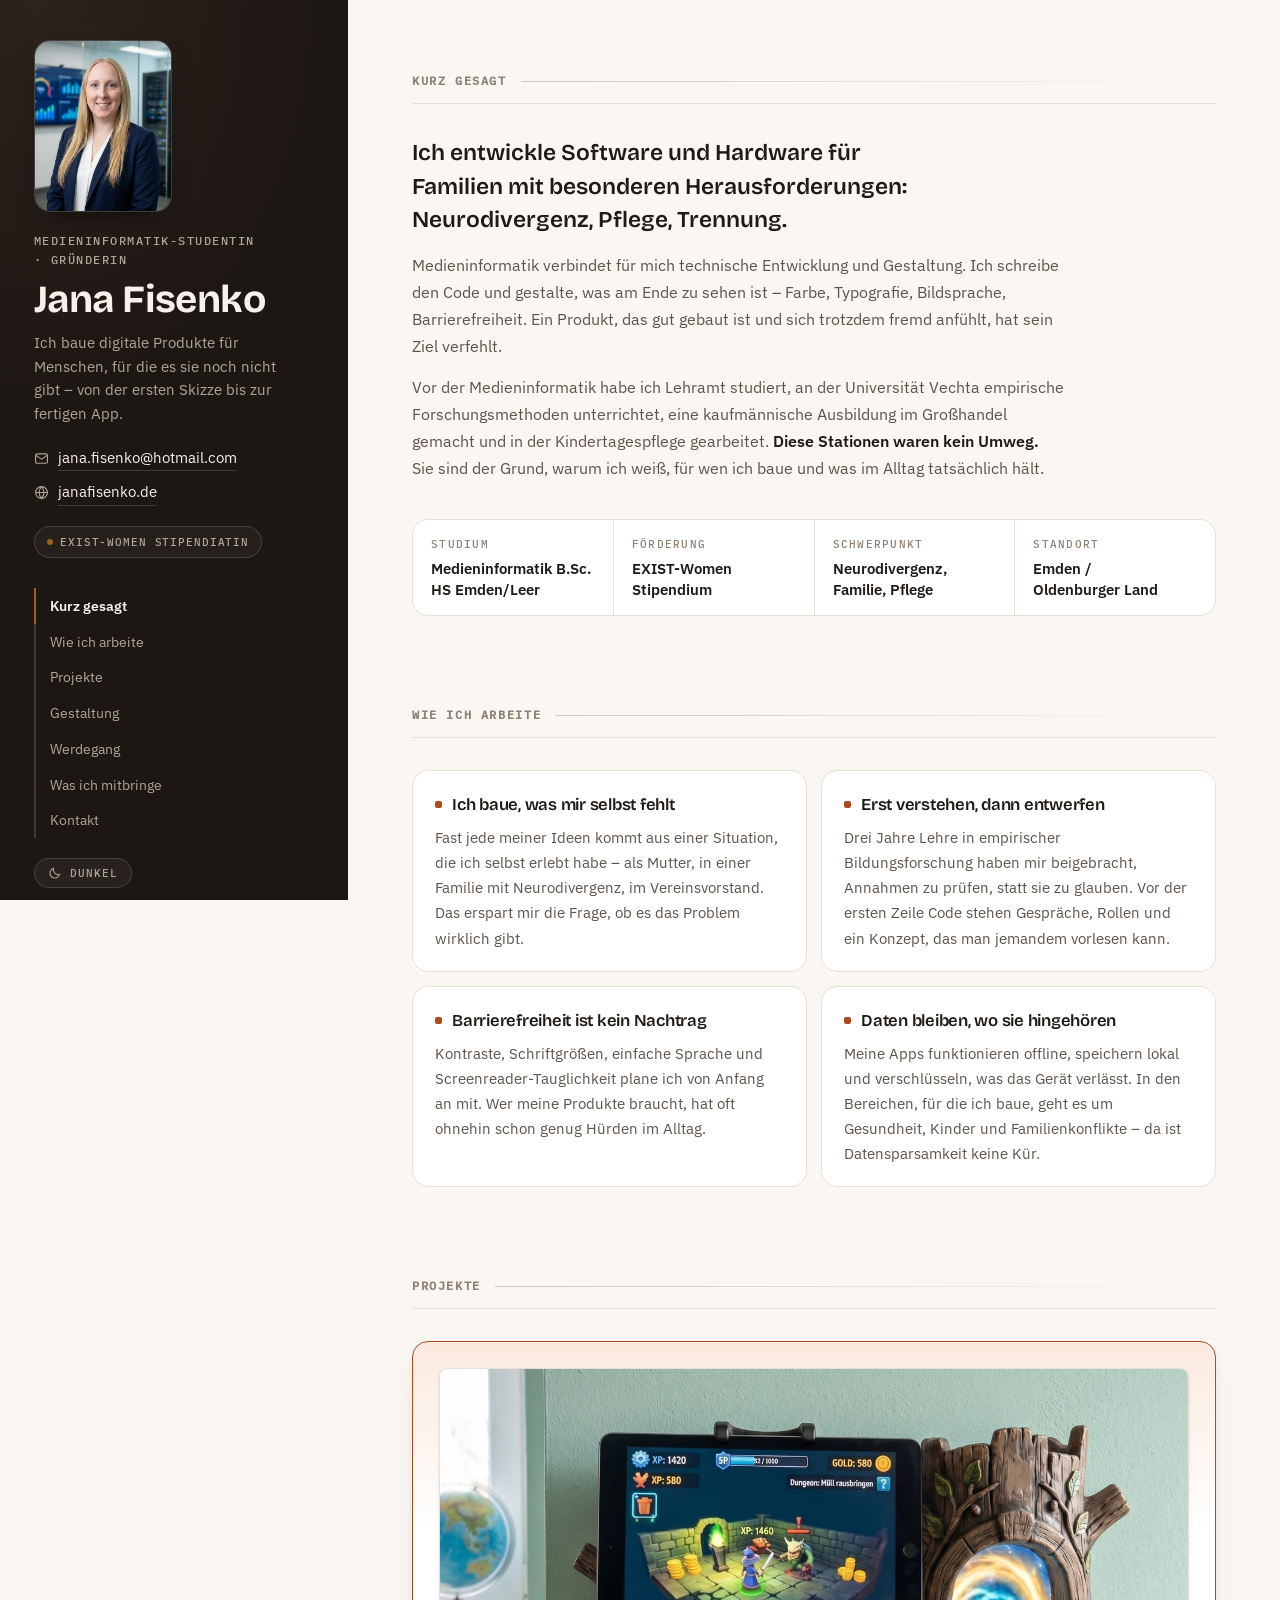
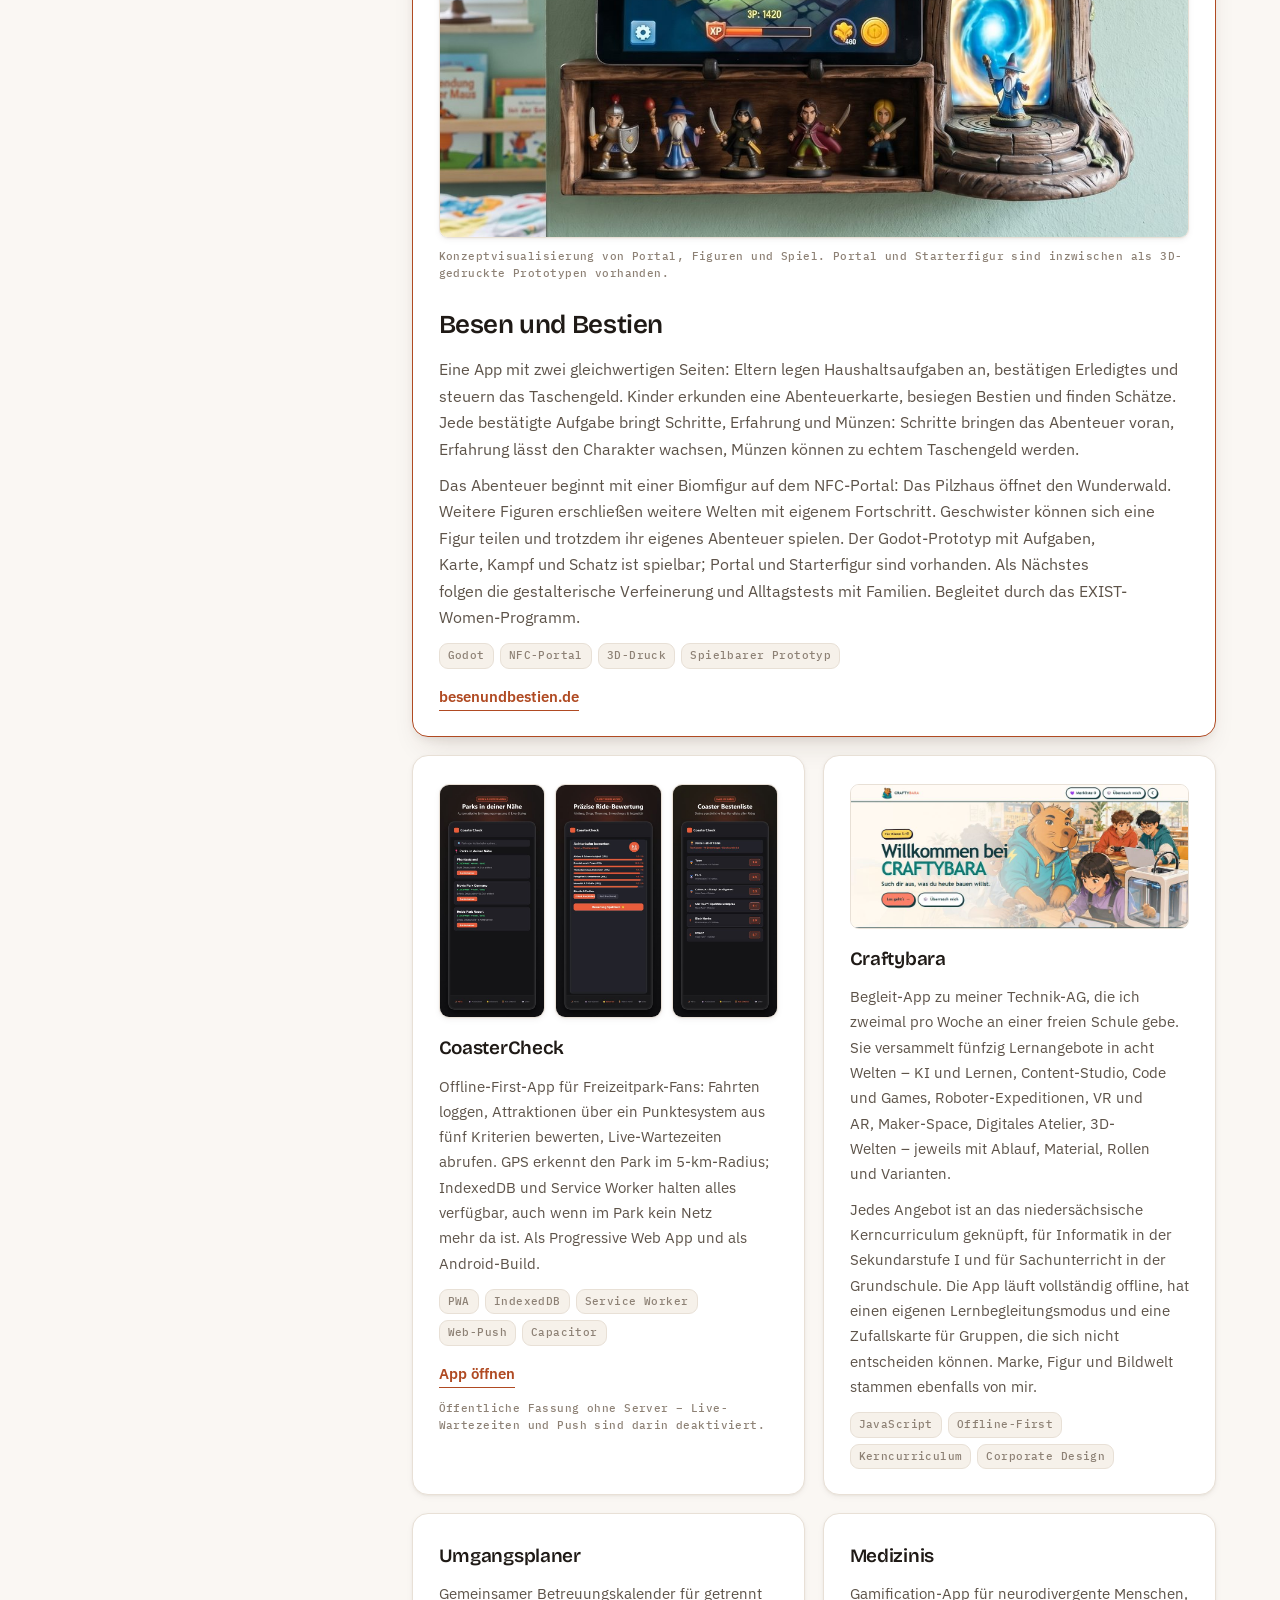
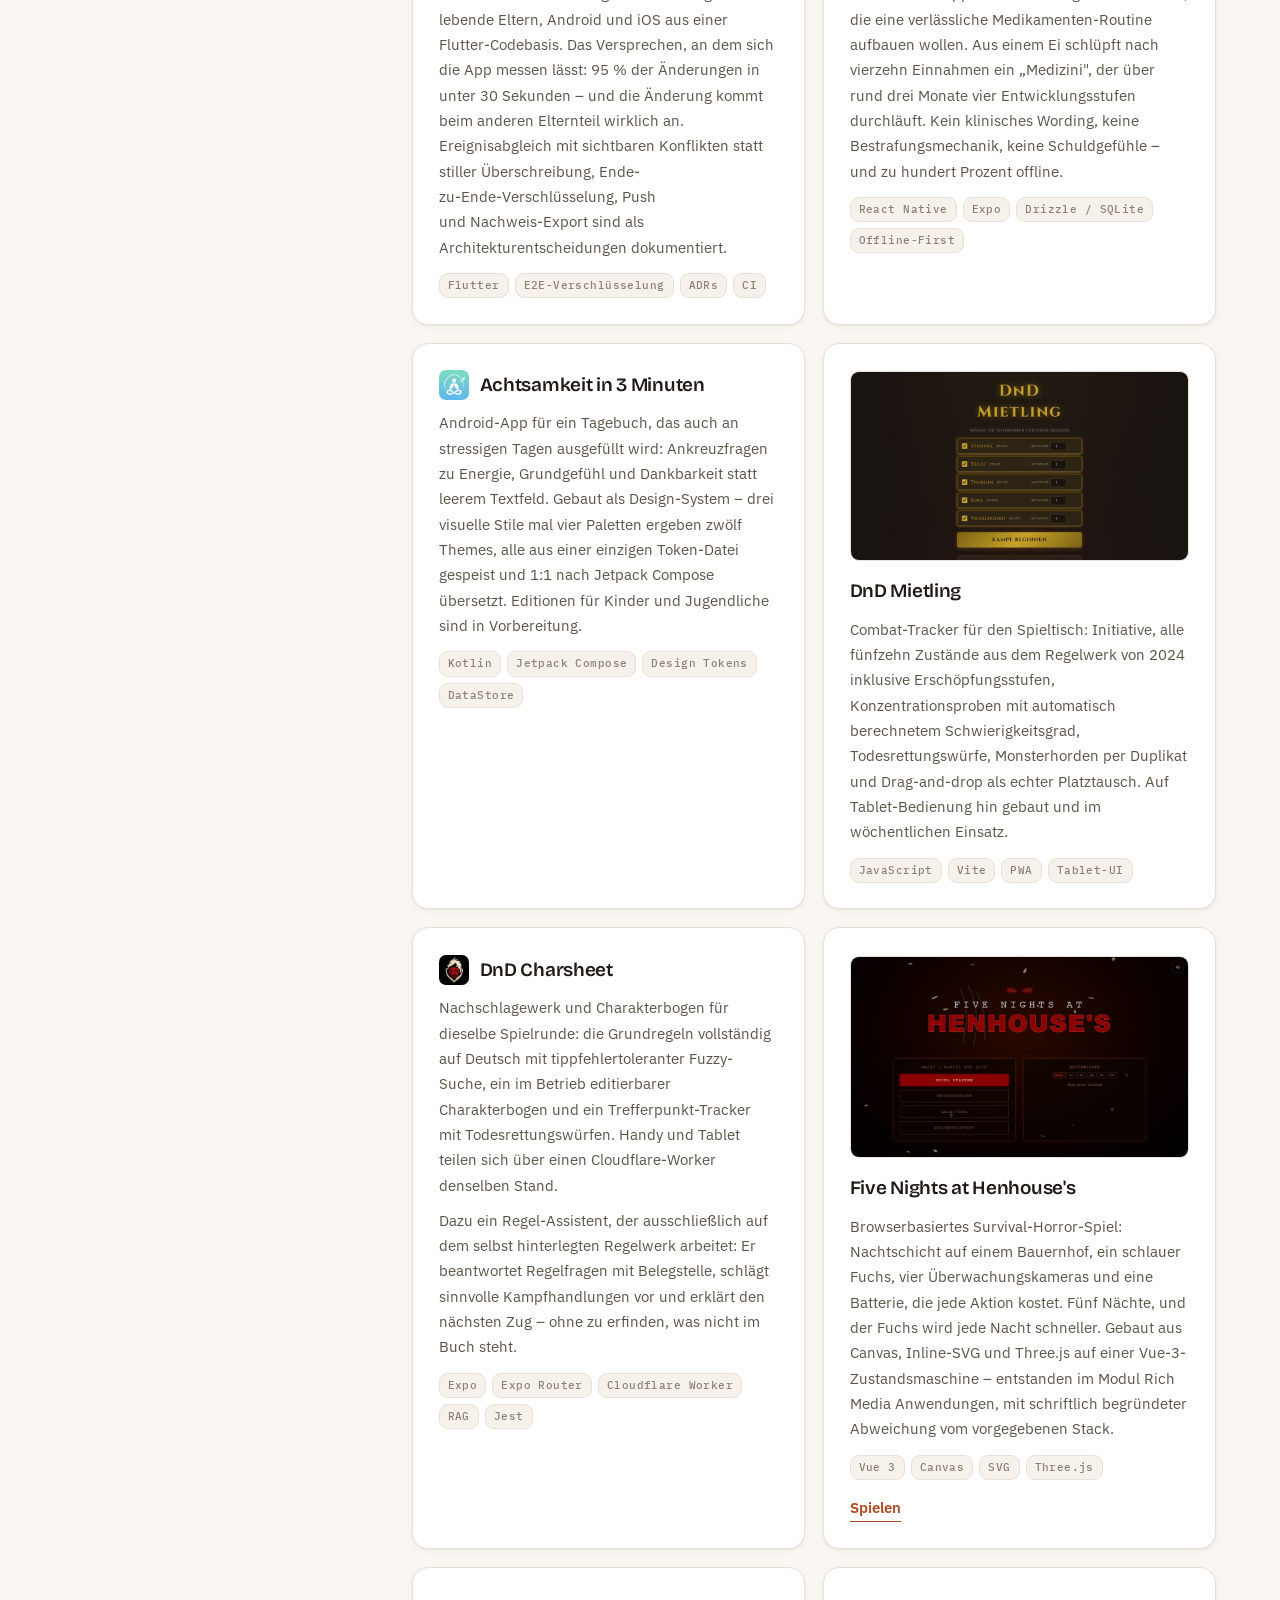
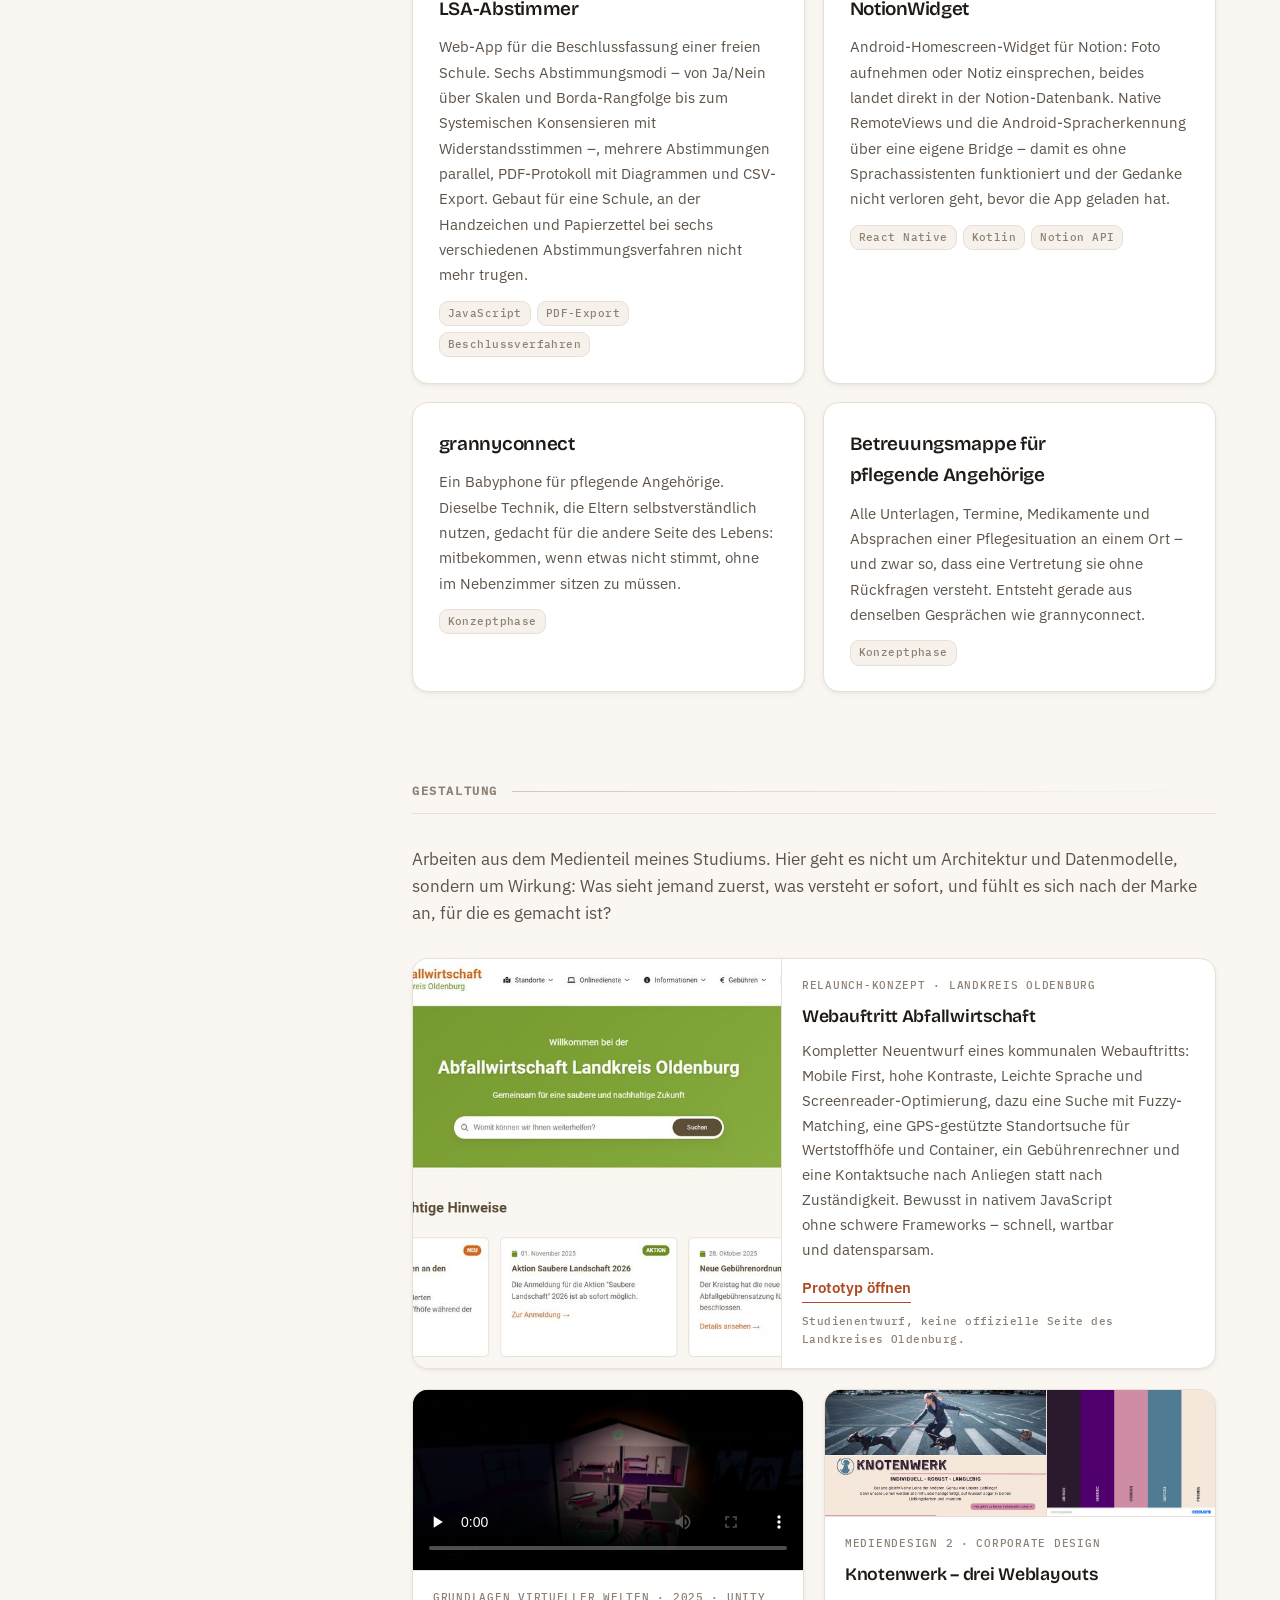
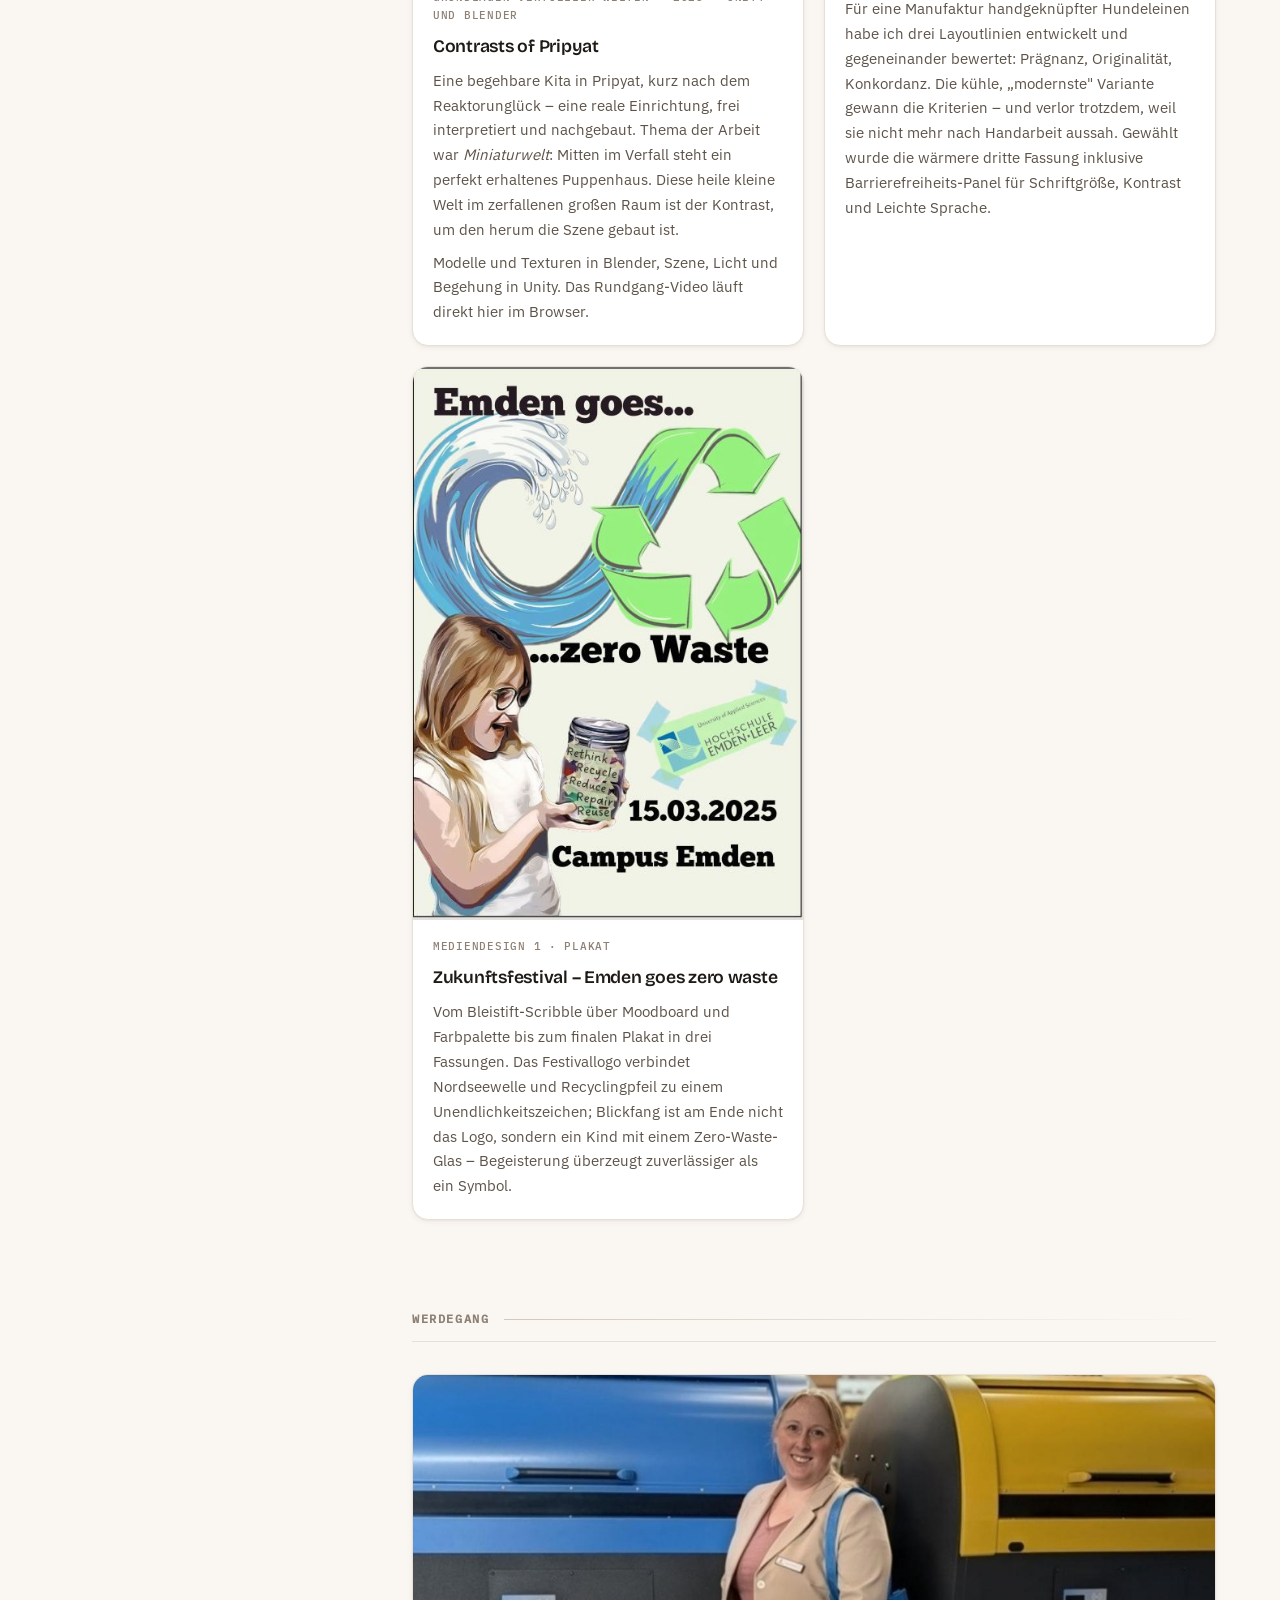
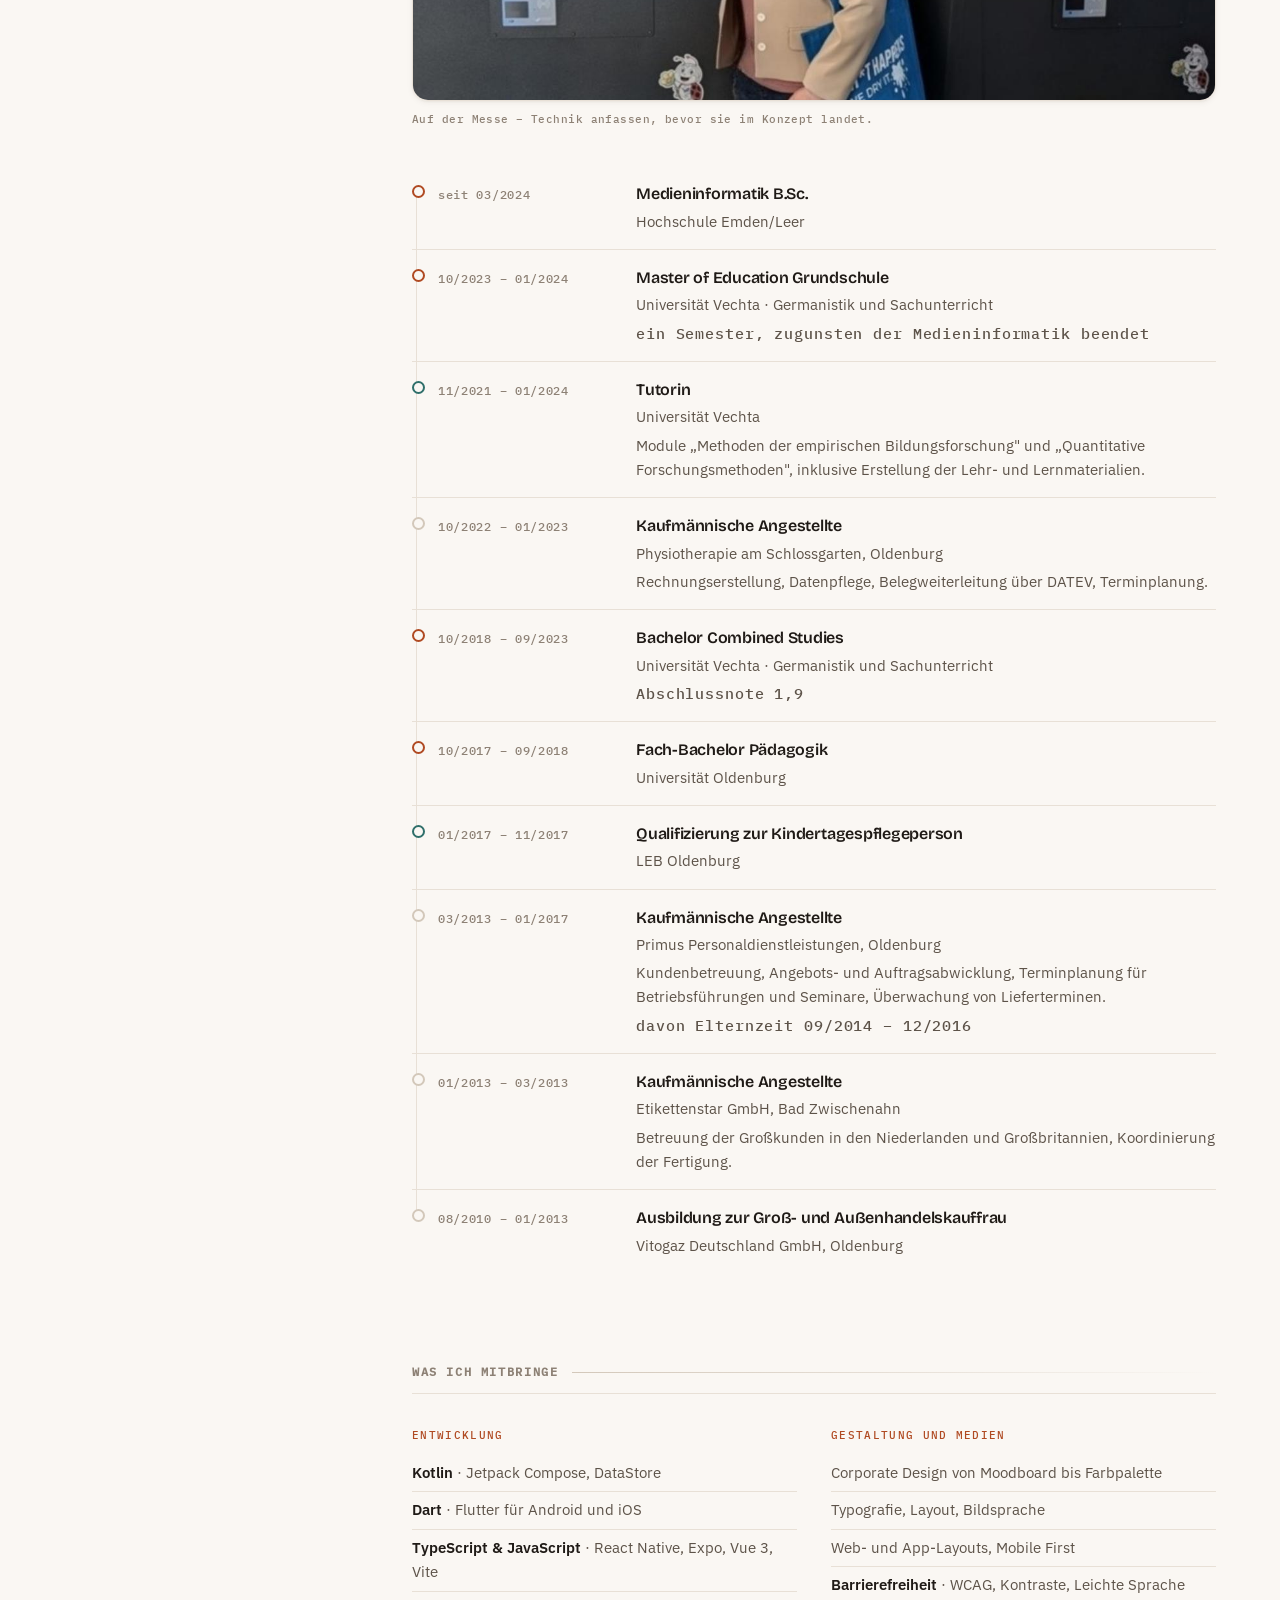
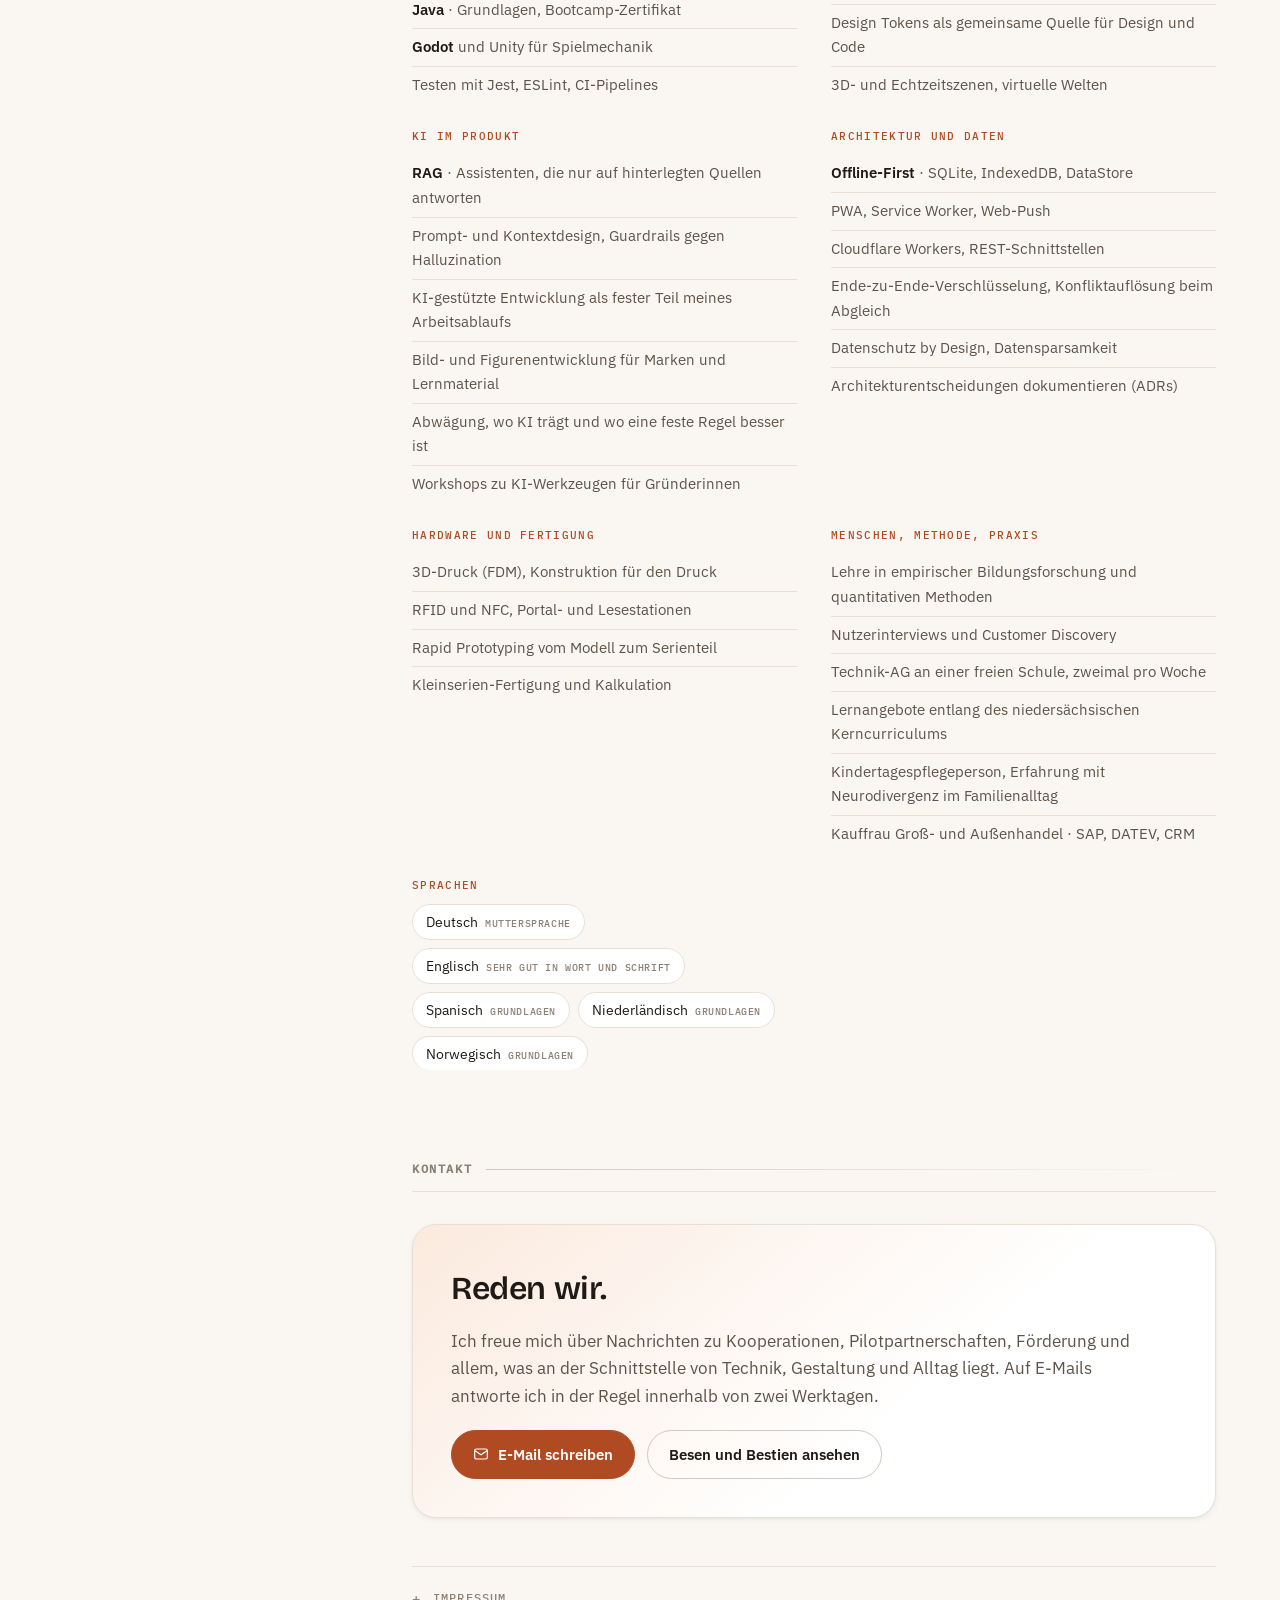
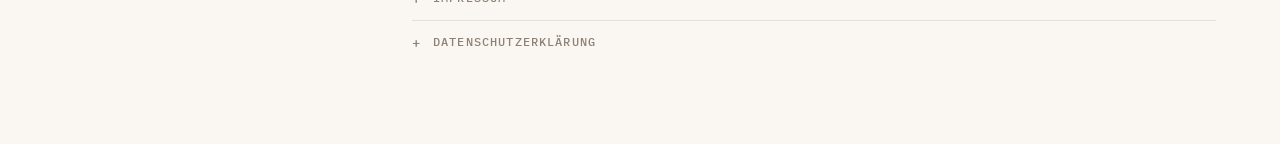
<file: index.html>
<!doctype html>
<html lang="de">
<head>
<meta charset="utf-8">
<meta name="viewport" content="width=device-width, initial-scale=1">
<title>Jana Fisenko</title>
<meta name="description" content="Jana Fisenko – Medieninformatik-Studentin und Gründerin. Software und Hardware für Familien mit besonderen Herausforderungen: Neurodivergenz, Pflege, Trennung.">
<meta name="author" content="Jana Fisenko">
<meta name="color-scheme" content="light dark">
<meta name="theme-color" content="#faf7f3" media="(prefers-color-scheme: light)">
<meta name="theme-color" content="#16120f" media="(prefers-color-scheme: dark)">
<link rel="canonical" href="https://janafisenko.de/">
<meta property="og:type" content="profile">
<meta property="og:locale" content="de_DE">
<meta property="og:url" content="https://janafisenko.de/">
<meta property="og:title" content="Jana Fisenko">
<meta property="og:description" content="Medieninformatik-Studentin und Gründerin. Software und Hardware für Familien mit besonderen Herausforderungen.">
<meta property="og:image" content="https://janafisenko.de/assets/img/portrait.jpg">
<meta property="og:image:alt" content="Porträt von Jana Fisenko">
<meta name="twitter:card" content="summary_large_image">
<meta name="twitter:title" content="Jana Fisenko">
<meta name="twitter:description" content="Medieninformatik-Studentin und Gründerin. Software und Hardware für Familien mit besonderen Herausforderungen.">
<meta name="twitter:image" content="https://janafisenko.de/assets/img/portrait.jpg">
<script type="application/ld+json">
{
  "@context": "https://schema.org",
  "@type": "Person",
  "name": "Jana Fisenko",
  "url": "https://janafisenko.de/",
  "image": "https://janafisenko.de/assets/img/portrait.jpg",
  "email": "mailto:jana.fisenko@hotmail.com",
  "jobTitle": "Medieninformatik-Studentin und Gründerin",
  "description": "Entwickelt Software und Hardware für Familien mit besonderen Herausforderungen: Neurodivergenz, Pflege, Trennung.",
  "alumniOf": [
    { "@type": "CollegeOrUniversity", "name": "Hochschule Emden/Leer" },
    { "@type": "CollegeOrUniversity", "name": "Universität Vechta" }
  ],
  "knowsLanguage": ["de", "en"],
  "knowsAbout": ["Medieninformatik", "Barrierefreiheit", "Offline-First-Anwendungen", "Corporate Design", "Progressive Web Apps"],
  "address": { "@type": "PostalAddress", "streetAddress": "Akazienstr. 8", "postalCode": "27793", "addressLocality": "Wildeshausen", "addressRegion": "Niedersachsen", "addressCountry": "DE" }
}
</script>
<link rel="icon" href="data:image/svg+xml,<svg xmlns='http://www.w3.org/2000/svg' viewBox='0 0 100 100'><text y='.9em' font-size='90'>🛠️</text></svg>">
<link rel="preload" href="assets/fonts/ibm-plex-sans-400.woff2" as="font" type="font/woff2" crossorigin>
<link rel="stylesheet" href="assets/css/style.css?v=20261123-portal">
<script>
  /* Gespeichertes Farbschema noch vor dem ersten Aufbau setzen, damit die
     Seite nicht hell erscheint und dann auf dunkel umspringt. */
  try {
    var storedTheme = localStorage.getItem("theme");
    if (storedTheme === "dark" || storedTheme === "light") {
      document.documentElement.setAttribute("data-theme", storedTheme);
    }
  } catch (error) {}
</script>
<script src="assets/js/main.js" defer></script>
</head>
<body>

<a class="skip" href="#inhalt">Zum Inhalt springen</a>

<div class="shell">

  <aside class="rail">

    <div class="portrait">
      <img src="assets/img/portrait.jpg" alt="Porträt von Jana Fisenko" width="520" height="650">
    </div>

    <div class="id-head">
      <p class="kicker mono">Medieninformatik-Studentin · Gründerin</p>
      <h1>Jana Fisenko</h1>
      <p class="role">Ich baue digitale Produkte für Menschen, für die es sie noch nicht gibt – von der ersten Skizze bis zur fertigen App.</p>
    </div>

    <div class="rail-contact">
      <a href="mailto:jana.fisenko@hotmail.com">
        <svg viewBox="0 0 24 24" fill="none" stroke="currentColor" stroke-width="1.8" aria-hidden="true"><rect x="2.5" y="4.5" width="19" height="15" rx="2.5"/><path d="m3 7 9 6 9-6"/></svg>
        <span>jana.fisenko@hotmail.com</span>
      </a>
      <a href="https://janafisenko.de">
        <svg viewBox="0 0 24 24" fill="none" stroke="currentColor" stroke-width="1.8" aria-hidden="true"><circle cx="12" cy="12" r="9.5"/><path d="M2.5 12h19M12 2.5c2.5 2.7 3.8 6 3.8 9.5S14.5 18.8 12 21.5c-2.5-2.7-3.8-6-3.8-9.5S9.5 5.2 12 2.5Z"/></svg>
        <span>janafisenko.de</span>
      </a>
    </div>

    <span class="badge">EXIST-Women Stipendiatin</span>

    <nav class="rail-nav" aria-label="Seitenbereiche">
      <ul>
        <li><a href="#kurz">Kurz gesagt</a></li>
        <li><a href="#haltung">Wie ich arbeite</a></li>
        <li><a href="#projekte">Projekte</a></li>
        <li><a href="#gestaltung">Gestaltung</a></li>
        <li><a href="#werdegang">Werdegang</a></li>
        <li><a href="#koennen">Was ich mitbringe</a></li>
        <li><a href="#kontakt">Kontakt</a></li>
      </ul>
    </nav>

    <button class="theme-toggle" type="button" id="themeToggle" aria-label="Farbschema wechseln">
      <svg class="i-moon" viewBox="0 0 24 24" fill="none" stroke="currentColor" stroke-width="1.8" aria-hidden="true"><path d="M20 14.5A8.5 8.5 0 0 1 9.5 4a8.5 8.5 0 1 0 10.5 10.5Z"/></svg>
      <svg class="i-sun" viewBox="0 0 24 24" fill="none" stroke="currentColor" stroke-width="1.8" aria-hidden="true"><circle cx="12" cy="12" r="4.2"/><path d="M12 2.5v2M12 19.5v2M2.5 12h2M19.5 12h2M5.2 5.2l1.4 1.4M17.4 17.4l1.4 1.4M18.8 5.2l-1.4 1.4M6.6 17.4l-1.4 1.4"/></svg>
      <span class="lbl-dark">Dunkel</span>
      <span class="lbl-light">Hell</span>
    </button>

  </aside>

  <main class="main" id="inhalt">

    <section class="block intro" id="kurz">
      <h2 class="block-label">Kurz gesagt</h2>
      <p class="lead reveal">Ich entwickle Software und Hardware für Familien mit besonderen Herausforderungen: Neurodivergenz, Pflege, Trennung.</p>
      <p>Medieninformatik verbindet für mich technische Entwicklung und Gestaltung. Ich schreibe den Code und gestalte, was am Ende zu sehen ist – Farbe, Typografie, Bildsprache, Barrierefreiheit. Ein Produkt, das gut gebaut ist und sich trotzdem fremd anfühlt, hat sein Ziel verfehlt.</p>
      <p>Vor der Medieninformatik habe ich Lehramt studiert, an der Universität Vechta empirische Forschungsmethoden unterrichtet, eine kaufmännische Ausbildung im Großhandel gemacht und in der Kindertagespflege gearbeitet. <span class="pull">Diese Stationen waren kein Umweg.</span> Sie sind der Grund, warum ich weiß, für wen ich baue und was im Alltag tatsächlich hält.</p>

      <dl class="facts reveal">
        <div class="fact">
          <dt>Studium</dt>
          <dd>Medieninformatik B.Sc.<br>HS Emden/Leer</dd>
        </div>
        <div class="fact">
          <dt>Förderung</dt>
          <dd>EXIST-Women<br>Stipendium</dd>
        </div>
        <div class="fact">
          <dt>Schwerpunkt</dt>
          <dd>Neurodivergenz,<br>Familie, Pflege</dd>
        </div>
        <div class="fact">
          <dt>Standort</dt>
          <dd>Emden /<br>Oldenburger Land</dd>
        </div>
      </dl>
    </section>

    <section class="block" id="haltung">
      <h2 class="block-label">Wie ich arbeite</h2>
      <div class="principles">

        <article class="principle reveal">
          <h3>Ich baue, was mir selbst fehlt</h3>
          <p>Fast jede meiner Ideen kommt aus einer Situation, die ich selbst erlebt habe – als Mutter, in einer Familie mit Neurodivergenz, im Vereinsvorstand. Das erspart mir die Frage, ob es das Problem wirklich gibt.</p>
        </article>

        <article class="principle reveal">
          <h3>Erst verstehen, dann entwerfen</h3>
          <p>Drei Jahre Lehre in empirischer Bildungsforschung haben mir beigebracht, Annahmen zu prüfen, statt sie zu glauben. Vor der ersten Zeile Code stehen Gespräche, Rollen und ein Konzept, das man jemandem vorlesen kann.</p>
        </article>

        <article class="principle reveal">
          <h3>Barrierefreiheit ist kein Nachtrag</h3>
          <p>Kontraste, Schriftgrößen, einfache Sprache und Screenreader-Tauglichkeit plane ich von Anfang an mit. Wer meine Produkte braucht, hat oft ohnehin schon genug Hürden im Alltag.</p>
        </article>

        <article class="principle reveal">
          <h3>Daten bleiben, wo sie hingehören</h3>
          <p>Meine Apps funktionieren offline, speichern lokal und verschlüsseln, was das Gerät verlässt. In den Bereichen, für die ich baue, geht es um Gesundheit, Kinder und Familienkonflikte – da ist Datensparsamkeit keine Kür.</p>
        </article>

      </div>
    </section>

    <section class="block" id="projekte">
      <h2 class="block-label">Projekte</h2>
      <div class="projects two">

        <article class="project featured reveal">
          <figure class="figure portal-figure">
            <img src="assets/img/projects/bnb-portal.jpg"
                 alt="Portal-Station als Baumstamm neben einem Tablet mit dem Spiel, darunter fünf Sammelfiguren im Regal"
                 width="1240" height="775" loading="lazy">
            <figcaption>Konzeptvisualisierung von Portal, Figuren und Spiel. Portal und Starterfigur sind inzwischen als 3D-gedruckte Prototypen vorhanden.</figcaption>
          </figure>
          <div class="project-top">
            <h3>Besen und Bestien</h3>
          </div>
          <p class="what">Eine App mit zwei gleichwertigen Seiten: Eltern legen Haushaltsaufgaben an, bestätigen Erledigtes und steuern das Taschengeld. Kinder erkunden eine Abenteuerkarte, besiegen Bestien und finden Schätze. Jede bestätigte Aufgabe bringt Schritte, Erfahrung und Münzen: Schritte bringen das Abenteuer voran, Erfahrung lässt den Charakter wachsen, Münzen können zu echtem Taschengeld werden.</p>
          <p class="what">Das Abenteuer beginnt mit einer Biomfigur auf dem NFC-Portal: Das Pilzhaus öffnet den Wunderwald. Weitere Figuren erschließen weitere Welten mit eigenem Fortschritt. Geschwister können sich eine Figur teilen und trotzdem ihr eigenes Abenteuer spielen. Der Godot-Prototyp mit Aufgaben, Karte, Kampf und Schatz ist spielbar; Portal und Starterfigur sind vorhanden. Als Nächstes folgen die gestalterische Verfeinerung und Alltagstests mit Familien. Begleitet durch das EXIST-Women-Programm.</p>
          <ul class="stack">
            <li>Godot</li><li>NFC-Portal</li><li>3D-Druck</li><li>Spielbarer Prototyp</li>
          </ul>
          <p class="links">
            <a href="https://besenundbestien.de" rel="noopener">besenundbestien.de</a>
          </p>
        </article>

        <article class="project reveal">
          <div class="phones">
            <img src="assets/img/projects/coastercheck-1.jpg" alt="CoasterCheck: Parks in der Nähe" width="400" height="889" loading="lazy">
            <img src="assets/img/projects/coastercheck-2.jpg" alt="CoasterCheck: Bewertungsformular" width="400" height="889" loading="lazy">
            <img src="assets/img/projects/coastercheck-3.jpg" alt="CoasterCheck: persönliche Bestenliste" width="400" height="889" loading="lazy">
          </div>
          <div class="project-top">
            <h3>CoasterCheck</h3>
          </div>
          <p class="what">Offline-First-App für Freizeitpark-Fans: Fahrten loggen, Attraktionen über ein Punktesystem aus fünf Kriterien bewerten, Live-Wartezeiten abrufen. GPS erkennt den Park im 5-km-Radius; IndexedDB und Service Worker halten alles verfügbar, auch wenn im Park kein Netz mehr da ist. Als Progressive Web App und als Android-Build.</p>
          <ul class="stack">
            <li>PWA</li><li>IndexedDB</li><li>Service Worker</li><li>Web-Push</li><li>Capacitor</li>
          </ul>
          <p class="links">
            <a href="apps/coastercheck/index.html">App öffnen</a>
          </p>
          <p class="note">Öffentliche Fassung ohne Server – Live-Wartezeiten und Push sind darin deaktiviert.</p>
        </article>

        <article class="project reveal">
          <div class="shot">
            <img src="assets/img/projects/craftybara.jpg" alt="Startseite der Craftybara-Lernangebote" width="900" height="381" loading="lazy">
          </div>
          <div class="project-top">
            <h3>Craftybara</h3>
          </div>
          <p class="what">Begleit-App zu meiner Technik-AG, die ich zweimal pro Woche an einer freien Schule gebe. Sie versammelt fünfzig Lernangebote in acht Welten – KI und Lernen, Content-Studio, Code und Games, Roboter-Expeditionen, VR und AR, Maker-Space, Digitales Atelier, 3D-Welten – jeweils mit Ablauf, Material, Rollen und Varianten.</p>
          <p class="what">Jedes Angebot ist an das niedersächsische Kerncurriculum geknüpft, für Informatik in der Sekundarstufe I und für Sachunterricht in der Grundschule. Die App läuft vollständig offline, hat einen eigenen Lernbegleitungsmodus und eine Zufallskarte für Gruppen, die sich nicht entscheiden können. Marke, Figur und Bildwelt stammen ebenfalls von mir.</p>
          <ul class="stack">
            <li>JavaScript</li><li>Offline-First</li><li>Kerncurriculum</li><li>Corporate Design</li>
          </ul>
        </article>

        <article class="project reveal">
          <div class="project-top">
            <h3>Umgangsplaner</h3>
          </div>
          <p class="what">Gemeinsamer Betreuungskalender für getrennt lebende Eltern, Android und iOS aus einer Flutter-Codebasis. Das Versprechen, an dem sich die App messen lässt: 95 % der Änderungen in unter 30 Sekunden – und die Änderung kommt beim anderen Elternteil wirklich an. Ereignisabgleich mit sichtbaren Konflikten statt stiller Überschreibung, Ende-zu-Ende-Verschlüsselung, Push und Nachweis-Export sind als Architekturentscheidungen dokumentiert.</p>
          <ul class="stack">
            <li>Flutter</li><li>E2E-Verschlüsselung</li><li>ADRs</li><li>CI</li>
          </ul>
        </article>

        <article class="project reveal">
          <div class="project-top">
            <h3>Medizinis</h3>
          </div>
          <p class="what">Gamification-App für neurodivergente Menschen, die eine verlässliche Medikamenten-Routine aufbauen wollen. Aus einem Ei schlüpft nach vierzehn Einnahmen ein „Medizini", der über rund drei Monate vier Entwicklungsstufen durchläuft. Kein klinisches Wording, keine Bestrafungsmechanik, keine Schuldgefühle – und zu hundert Prozent offline.</p>
          <ul class="stack">
            <li>React Native</li><li>Expo</li><li>Drizzle / SQLite</li><li>Offline-First</li>
          </ul>
        </article>

        <article class="project reveal">
          <div class="project-top">
            <h3><img src="assets/img/projects/icon-achtsamkeit.png" alt="" width="30" height="30" loading="lazy">Achtsamkeit in 3 Minuten</h3>
          </div>
          <p class="what">Android-App für ein Tagebuch, das auch an stressigen Tagen ausgefüllt wird: Ankreuzfragen zu Energie, Grundgefühl und Dankbarkeit statt leerem Textfeld. Gebaut als Design-System – drei visuelle Stile mal vier Paletten ergeben zwölf Themes, alle aus einer einzigen Token-Datei gespeist und 1:1 nach Jetpack Compose übersetzt. Editionen für Kinder und Jugendliche sind in Vorbereitung.</p>
          <ul class="stack">
            <li>Kotlin</li><li>Jetpack Compose</li><li>Design Tokens</li><li>DataStore</li>
          </ul>
        </article>

        <article class="project reveal">
          <div class="shot">
            <img src="assets/img/projects/mietling.jpg" alt="Startbildschirm des Combat-Trackers DnD Mietling" width="860" height="479" loading="lazy">
          </div>
          <div class="project-top">
            <h3>DnD Mietling</h3>
          </div>
          <p class="what">Combat-Tracker für den Spieltisch: Initiative, alle fünfzehn Zustände aus dem Regelwerk von 2024 inklusive Erschöpfungsstufen, Konzentrationsproben mit automatisch berechnetem Schwierigkeitsgrad, Todesrettungswürfe, Monsterhorden per Duplikat und Drag-and-drop als echter Platztausch. Auf Tablet-Bedienung hin gebaut und im wöchentlichen Einsatz.</p>
          <ul class="stack">
            <li>JavaScript</li><li>Vite</li><li>PWA</li><li>Tablet-UI</li>
          </ul>
        </article>

        <article class="project reveal">
          <div class="project-top">
            <h3><img src="assets/img/projects/icon-charsheet.png" alt="" width="30" height="30" loading="lazy">DnD Charsheet</h3>
          </div>
          <p class="what">Nachschlagewerk und Charakterbogen für dieselbe Spielrunde: die Grundregeln vollständig auf Deutsch mit tippfehlertoleranter Fuzzy-Suche, ein im Betrieb editierbarer Charakterbogen und ein Trefferpunkt-Tracker mit Todesrettungswürfen. Handy und Tablet teilen sich über einen Cloudflare-Worker denselben Stand.</p>
          <p class="what">Dazu ein Regel-Assistent, der ausschließlich auf dem selbst hinterlegten Regelwerk arbeitet: Er beantwortet Regelfragen mit Belegstelle, schlägt sinnvolle Kampfhandlungen vor und erklärt den nächsten Zug – ohne zu erfinden, was nicht im Buch steht.</p>
          <ul class="stack">
            <li>Expo</li><li>Expo Router</li><li>Cloudflare Worker</li><li>RAG</li><li>Jest</li>
          </ul>
        </article>

        <article class="project reveal">
          <div class="shot">
            <img src="assets/img/projects/henhouse.jpg" alt="Hauptmenü von Five Nights at Henhouse's" width="900" height="534" loading="lazy">
          </div>
          <div class="project-top">
            <h3>Five Nights at Henhouse's</h3>
          </div>
          <p class="what">Browserbasiertes Survival-Horror-Spiel: Nachtschicht auf einem Bauernhof, ein schlauer Fuchs, vier Überwachungskameras und eine Batterie, die jede Aktion kostet. Fünf Nächte, und der Fuchs wird jede Nacht schneller. Gebaut aus Canvas, Inline-SVG und Three.js auf einer Vue-3-Zustandsmaschine – entstanden im Modul Rich Media Anwendungen, mit schriftlich begründeter Abweichung vom vorgegebenen Stack.</p>
          <ul class="stack">
            <li>Vue 3</li><li>Canvas</li><li>SVG</li><li>Three.js</li>
          </ul>
          <p class="links">
            <a href="apps/henhouse/index.html">Spielen</a>
          </p>
        </article>

        <article class="project reveal">
          <div class="project-top">
            <h3>LSA-Abstimmer</h3>
          </div>
          <p class="what">Web-App für die Beschlussfassung einer freien Schule. Sechs Abstimmungsmodi – von Ja/Nein über Skalen und Borda-Rangfolge bis zum Systemischen Konsensieren mit Widerstandsstimmen –, mehrere Abstimmungen parallel, PDF-Protokoll mit Diagrammen und CSV-Export. Gebaut für eine Schule, an der Handzeichen und Papierzettel bei sechs verschiedenen Abstimmungsverfahren nicht mehr trugen.</p>
          <ul class="stack">
            <li>JavaScript</li><li>PDF-Export</li><li>Beschlussverfahren</li>
          </ul>
        </article>

        <article class="project reveal">
          <div class="project-top">
            <h3>NotionWidget</h3>
          </div>
          <p class="what">Android-Homescreen-Widget für Notion: Foto aufnehmen oder Notiz einsprechen, beides landet direkt in der Notion-Datenbank. Native RemoteViews und die Android-Spracherkennung über eine eigene Bridge – damit es ohne Sprachassistenten funktioniert und der Gedanke nicht verloren geht, bevor die App geladen hat.</p>
          <ul class="stack">
            <li>React Native</li><li>Kotlin</li><li>Notion API</li>
          </ul>
        </article>

        <article class="project reveal">
          <div class="project-top">
            <h3>grannyconnect</h3>
          </div>
          <p class="what">Ein Babyphone für pflegende Angehörige. Dieselbe Technik, die Eltern selbstverständlich nutzen, gedacht für die andere Seite des Lebens: mitbekommen, wenn etwas nicht stimmt, ohne im Nebenzimmer sitzen zu müssen.</p>
          <ul class="stack">
            <li>Konzeptphase</li>
          </ul>
        </article>

        <article class="project reveal">
          <div class="project-top">
            <h3>Betreuungsmappe für pflegende Angehörige</h3>
          </div>
          <p class="what">Alle Unterlagen, Termine, Medikamente und Absprachen einer Pflegesituation an einem Ort – und zwar so, dass eine Vertretung sie ohne Rückfragen versteht. Entsteht gerade aus denselben Gesprächen wie grannyconnect.</p>
          <ul class="stack">
            <li>Konzeptphase</li>
          </ul>
        </article>

      </div>
    </section>

    <section class="block" id="gestaltung">
      <h2 class="block-label">Gestaltung</h2>
      <p class="lead-in reveal">Arbeiten aus dem Medienteil meines Studiums. Hier geht es nicht um Architektur und Datenmodelle, sondern um Wirkung: Was sieht jemand zuerst, was versteht er sofort, und fühlt es sich nach der Marke an, für die es gemacht ist?</p>
      <div class="works">

        <article class="work wide reveal">
          <div class="work-media">
            <img src="assets/img/projects/abfallwirtschaft.jpg" alt="Entwurf der neuen Startseite für die Abfallwirtschaft Landkreis Oldenburg" width="900" height="609" loading="lazy">
          </div>
          <div class="work-body">
            <p class="ctx">Relaunch-Konzept · Landkreis Oldenburg</p>
            <h3>Webauftritt Abfallwirtschaft</h3>
            <p>Kompletter Neuentwurf eines kommunalen Webauftritts: Mobile First, hohe Kontraste, Leichte Sprache und Screenreader-Optimierung, dazu eine Suche mit Fuzzy-Matching, eine GPS-gestützte Standortsuche für Wertstoffhöfe und Container, ein Gebührenrechner und eine Kontaktsuche nach Anliegen statt nach Zuständigkeit. Bewusst in nativem JavaScript ohne schwere Frameworks – schnell, wartbar und datensparsam.</p>
            <p class="links"><a href="apps/abfallwirtschaft/index.html">Prototyp öffnen</a></p>
            <p class="note">Studienentwurf, keine offizielle Seite des Landkreises Oldenburg.</p>
          </div>
        </article>

        <article class="work reveal">
          <div class="work-media">
            <video class="work-video" controls preload="none" playsinline
                   poster="assets/media/pripyat-poster.jpg" width="1280" height="592">
              <source src="assets/media/pripyat.mp4" type="video/mp4">
              Ihr Browser kann dieses Video nicht abspielen.
            </video>
          </div>
          <div class="work-body">
            <p class="ctx">Grundlagen virtueller Welten · 2025 · Unity und Blender</p>
            <h3>Contrasts of Pripyat</h3>
            <p>Eine begehbare Kita in Pripyat, kurz nach dem Reaktorunglück – eine reale Einrichtung, frei interpretiert und nachgebaut. Thema der Arbeit war <em>Miniaturwelt</em>: Mitten im Verfall steht ein perfekt erhaltenes Puppenhaus. Diese heile kleine Welt im zerfallenen großen Raum ist der Kontrast, um den herum die Szene gebaut ist.</p>
            <p>Modelle und Texturen in Blender, Szene, Licht und Begehung in Unity. Das Rundgang-Video läuft direkt hier im Browser.</p>
          </div>
        </article>

        <article class="work reveal">
          <div class="work-media pair">
            <img src="assets/img/projects/knotenwerk.jpg" alt="Finales Weblayout für die Marke Knotenwerk" width="780" height="437" loading="lazy">
            <img src="assets/img/projects/palette.jpg" alt="Zugehörige Farbpalette" width="780" height="585" loading="lazy">
          </div>
          <div class="work-body">
            <p class="ctx">Mediendesign 2 · Corporate Design</p>
            <h3>Knotenwerk – drei Weblayouts</h3>
            <p>Für eine Manufaktur handgeknüpfter Hundeleinen habe ich drei Layoutlinien entwickelt und gegeneinander bewertet: Prägnanz, Originalität, Konkordanz. Die kühle, „modernste" Variante gewann die Kriterien – und verlor trotzdem, weil sie nicht mehr nach Handarbeit aussah. Gewählt wurde die wärmere dritte Fassung inklusive Barrierefreiheits-Panel für Schriftgröße, Kontrast und Leichte Sprache.</p>
          </div>
        </article>

        <article class="work reveal">
          <div class="work-media">
            <img src="assets/img/projects/plakat.jpg" alt="Plakat für das Zukunftsfestival Emden goes zero waste" width="481" height="681" loading="lazy">
          </div>
          <div class="work-body">
            <p class="ctx">Mediendesign 1 · Plakat</p>
            <h3>Zukunftsfestival – Emden goes zero waste</h3>
            <p>Vom Bleistift-Scribble über Moodboard und Farbpalette bis zum finalen Plakat in drei Fassungen. Das Festivallogo verbindet Nordseewelle und Recyclingpfeil zu einem Unendlichkeitszeichen; Blickfang ist am Ende nicht das Logo, sondern ein Kind mit einem Zero-Waste-Glas – Begeisterung überzeugt zuverlässiger als ein Symbol.</p>
          </div>
        </article>

      </div>
    </section>

    <section class="block" id="werdegang">
      <h2 class="block-label">Werdegang</h2>

      <figure class="figure banner reveal">
        <img src="assets/img/messe.jpg" alt="Jana Fisenko auf einer Fachmesse zwischen zwei Anlagen" width="1240" height="505" loading="lazy">
        <figcaption>Auf der Messe – Technik anfassen, bevor sie im Konzept landet.</figcaption>
      </figure>

      <ol class="timeline">

        <li class="tl-item reveal" data-kind="studium">
          <p class="tl-when">seit 03/2024</p>
          <div class="tl-what">
            <h3>Medieninformatik B.Sc.</h3>
            <span class="org">Hochschule Emden/Leer</span>
          </div>
        </li>

        <li class="tl-item reveal" data-kind="studium">
          <p class="tl-when">10/2023 – 01/2024</p>
          <div class="tl-what">
            <h3>Master of Education Grundschule</h3>
            <span class="org">Universität Vechta · Germanistik und Sachunterricht</span>
            <p class="tl-note">ein Semester, zugunsten der Medieninformatik beendet</p>
          </div>
        </li>

        <li class="tl-item reveal" data-kind="lehre">
          <p class="tl-when">11/2021 – 01/2024</p>
          <div class="tl-what">
            <h3>Tutorin</h3>
            <span class="org">Universität Vechta</span>
            <p>Module „Methoden der empirischen Bildungsforschung" und „Quantitative Forschungsmethoden", inklusive Erstellung der Lehr- und Lernmaterialien.</p>
          </div>
        </li>

        <li class="tl-item reveal">
          <p class="tl-when">10/2022 – 01/2023</p>
          <div class="tl-what">
            <h3>Kaufmännische Angestellte</h3>
            <span class="org">Physiotherapie am Schlossgarten, Oldenburg</span>
            <p>Rechnungserstellung, Datenpflege, Belegweiterleitung über DATEV, Terminplanung.</p>
          </div>
        </li>

        <li class="tl-item reveal" data-kind="studium">
          <p class="tl-when">10/2018 – 09/2023</p>
          <div class="tl-what">
            <h3>Bachelor Combined Studies</h3>
            <span class="org">Universität Vechta · Germanistik und Sachunterricht</span>
            <p class="tl-note">Abschlussnote 1,9</p>
          </div>
        </li>

        <li class="tl-item reveal" data-kind="studium">
          <p class="tl-when">10/2017 – 09/2018</p>
          <div class="tl-what">
            <h3>Fach-Bachelor Pädagogik</h3>
            <span class="org">Universität Oldenburg</span>
          </div>
        </li>

        <li class="tl-item reveal" data-kind="lehre">
          <p class="tl-when">01/2017 – 11/2017</p>
          <div class="tl-what">
            <h3>Qualifizierung zur Kindertagespflegeperson</h3>
            <span class="org">LEB Oldenburg</span>
          </div>
        </li>

        <li class="tl-item reveal">
          <p class="tl-when">03/2013 – 01/2017</p>
          <div class="tl-what">
            <h3>Kaufmännische Angestellte</h3>
            <span class="org">Primus Personaldienstleistungen, Oldenburg</span>
            <p>Kundenbetreuung, Angebots- und Auftragsabwicklung, Terminplanung für Betriebsführungen und Seminare, Überwachung von Lieferterminen.</p>
            <p class="tl-note">davon Elternzeit 09/2014 – 12/2016</p>
          </div>
        </li>

        <li class="tl-item reveal">
          <p class="tl-when">01/2013 – 03/2013</p>
          <div class="tl-what">
            <h3>Kaufmännische Angestellte</h3>
            <span class="org">Etikettenstar GmbH, Bad Zwischenahn</span>
            <p>Betreuung der Großkunden in den Niederlanden und Großbritannien, Koordinierung der Fertigung.</p>
          </div>
        </li>

        <li class="tl-item reveal">
          <p class="tl-when">08/2010 – 01/2013</p>
          <div class="tl-what">
            <h3>Ausbildung zur Groß- und Außenhandelskauffrau</h3>
            <span class="org">Vitogaz Deutschland GmbH, Oldenburg</span>
          </div>
        </li>

      </ol>
    </section>

    <section class="block" id="koennen">
      <h2 class="block-label">Was ich mitbringe</h2>
      <div class="skills">

        <div class="skill reveal">
          <h3>Entwicklung</h3>
          <ul>
            <li><b>Kotlin</b> · Jetpack Compose, DataStore</li>
            <li><b>Dart</b> · Flutter für Android und iOS</li>
            <li><b>TypeScript &amp; JavaScript</b> · React Native, Expo, Vue 3, Vite</li>
            <li><b>Java</b> · Grundlagen, Bootcamp-Zertifikat</li>
            <li><b>Godot</b> und Unity für Spielmechanik</li>
            <li>Testen mit Jest, ESLint, CI-Pipelines</li>
          </ul>
        </div>

        <div class="skill reveal">
          <h3>Gestaltung und Medien</h3>
          <ul>
            <li>Corporate Design von Moodboard bis Farbpalette</li>
            <li>Typografie, Layout, Bildsprache</li>
            <li>Web- und App-Layouts, Mobile First</li>
            <li><b>Barrierefreiheit</b> · WCAG, Kontraste, Leichte Sprache</li>
            <li>Design Tokens als gemeinsame Quelle für Design und Code</li>
            <li>3D- und Echtzeitszenen, virtuelle Welten</li>
          </ul>
        </div>

        <div class="skill reveal">
          <h3>KI im Produkt</h3>
          <ul>
            <li><b>RAG</b> · Assistenten, die nur auf hinterlegten Quellen antworten</li>
            <li>Prompt- und Kontextdesign, Guardrails gegen Halluzination</li>
            <li>KI-gestützte Entwicklung als fester Teil meines Arbeitsablaufs</li>
            <li>Bild- und Figurenentwicklung für Marken und Lernmaterial</li>
            <li>Abwägung, wo KI trägt und wo eine feste Regel besser ist</li>
            <li>Workshops zu KI-Werkzeugen für Gründerinnen</li>
          </ul>
        </div>

        <div class="skill reveal">
          <h3>Architektur und Daten</h3>
          <ul>
            <li><b>Offline-First</b> · SQLite, IndexedDB, DataStore</li>
            <li>PWA, Service Worker, Web-Push</li>
            <li>Cloudflare Workers, REST-Schnittstellen</li>
            <li>Ende-zu-Ende-Verschlüsselung, Konfliktauflösung beim Abgleich</li>
            <li>Datenschutz by Design, Datensparsamkeit</li>
            <li>Architekturentscheidungen dokumentieren (ADRs)</li>
          </ul>
        </div>

        <div class="skill reveal">
          <h3>Hardware und Fertigung</h3>
          <ul>
            <li>3D-Druck (FDM), Konstruktion für den Druck</li>
            <li>RFID und NFC, Portal- und Lesestationen</li>
            <li>Rapid Prototyping vom Modell zum Serienteil</li>
            <li>Kleinserien-Fertigung und Kalkulation</li>
          </ul>
        </div>

        <div class="skill reveal">
          <h3>Menschen, Methode, Praxis</h3>
          <ul>
            <li>Lehre in empirischer Bildungsforschung und quantitativen Methoden</li>
            <li>Nutzerinterviews und Customer Discovery</li>
            <li>Technik-AG an einer freien Schule, zweimal pro Woche</li>
            <li>Lernangebote entlang des niedersächsischen Kerncurriculums</li>
            <li>Kindertagespflegeperson, Erfahrung mit Neurodivergenz im Familienalltag</li>
            <li>Kauffrau Groß- und Außenhandel · SAP, DATEV, CRM</li>
          </ul>
        </div>

        <div class="skill reveal">
          <h3>Sprachen</h3>
          <ul class="langs">
            <li>Deutsch <span>Muttersprache</span></li>
            <li>Englisch <span>sehr gut in Wort und Schrift</span></li>
            <li>Spanisch <span>Grundlagen</span></li>
            <li>Niederländisch <span>Grundlagen</span></li>
            <li>Norwegisch <span>Grundlagen</span></li>
          </ul>
        </div>

      </div>
    </section>

    <section class="block" id="kontakt">
      <h2 class="block-label">Kontakt</h2>
      <div class="contact-box reveal">
        <h2>Reden wir.</h2>
        <p>Ich freue mich über Nachrichten zu Kooperationen, Pilotpartnerschaften, Förderung und allem, was an der Schnittstelle von Technik, Gestaltung und Alltag liegt. Auf E-Mails antworte ich in der Regel innerhalb von zwei Werktagen.</p>
        <div class="contact-actions">
          <a class="btn btn-primary" href="mailto:jana.fisenko@hotmail.com">
            <svg viewBox="0 0 24 24" fill="none" stroke="currentColor" stroke-width="1.8" aria-hidden="true"><rect x="2.5" y="4.5" width="19" height="15" rx="2.5"/><path d="m3 7 9 6 9-6"/></svg>
            E-Mail schreiben
          </a>
          <a class="btn btn-ghost" href="https://besenundbestien.de" rel="noopener">
            Besen und Bestien ansehen
          </a>
        </div>
      </div>

      <div class="legal">
        <details>
          <summary>Impressum</summary>
          <div class="legal-body">
            <p>Angaben gemäß §&nbsp;5 DDG:</p>
            <p>Jana Fisenko<br>Akazienstr. 8<br>27793 Wildeshausen<br>E-Mail: <a href="mailto:jana.fisenko@hotmail.com">jana.fisenko@hotmail.com</a></p>
            <p>Ich betreibe diese Website privat und bin als Jana Fisenko allein für ihre Inhalte verantwortlich (Anschrift wie oben). Die Hochschule Emden/Leer ist nicht Betreiberin dieser Website. Es besteht kein eingetragenes Unternehmen; die genannten Vorhaben befinden sich in der Entwicklungs- beziehungsweise Gründungsphase.</p>
          </div>
        </details>
        <details>
          <summary>Datenschutzerklärung</summary>
          <div class="legal-body">
            <h4>Verantwortliche</h4>
            <p>Alleinige Verantwortliche für die Verarbeitung personenbezogener Daten auf dieser Website: Jana Fisenko, Akazienstr. 8, 27793 Wildeshausen, E-Mail: <a href="mailto:jana.fisenko@hotmail.com">jana.fisenko@hotmail.com</a>. Die Hochschule Emden/Leer ist nicht für die Datenverarbeitung dieser Website verantwortlich.</p>
            <h4>Hosting und Server-Logfiles</h4>
            <p>Beim Aufruf dieser Seite verarbeitet der Hostinganbieter automatisch technisch notwendige Verbindungsdaten (z.&nbsp;B. IP-Adresse, Datum und Uhrzeit des Abrufs, abgerufene Datei, Browsertyp) in Server-Logfiles, um die Seite sicher und stabil bereitzustellen (Art.&nbsp;6 Abs.&nbsp;1 lit.&nbsp;f DSGVO). Diese Daten werden nicht mit anderen Datenquellen zusammengeführt.</p>
            <h4>Keine Cookies, kein Tracking</h4>
            <p>Diese Seite verwendet keine Cookies, keine Analyse- oder Trackingdienste und keine Werbenetzwerke. Schriften und Bilder werden ausschließlich von diesem Server geladen; beim Aufruf dieser Startseite wird keine Verbindung zu Google Fonts oder anderen Drittanbietern aufgebaut. Für die beiden verlinkten Unterseiten gelten die folgenden Absätze.</p>
            <h4>Lokale Speicherung des Farbschemas</h4>
            <p>Wenn Sie über die Schaltfläche „Hell/Dunkel" ein Farbschema wählen, wird diese Einstellung im lokalen Speicher Ihres Browsers (localStorage) abgelegt, damit die Seite sie beim nächsten Besuch berücksichtigt. Es handelt sich um eine rein technische Komfortfunktion; die Angabe verlässt Ihr Gerät nicht und lässt sich jederzeit über die Browsereinstellungen löschen.</p>
            <h4>Unterseite „CoasterCheck"</h4>
            <p>Die unter <em>/apps/coastercheck/</em> erreichbare Anwendung ist eine eigenständige Progressive Web App. Sie speichert Ihre Eingaben ausschließlich lokal auf Ihrem Gerät (IndexedDB und localStorage) und lädt Schriften, Symbole und Bilder von diesem Server. Die hier veröffentlichte Fassung läuft ohne eigenes Backend: Es werden keine Wartezeiten, Öffnungszeiten oder Bewertungen an einen Server übertragen oder von dort abgerufen, und Push-Benachrichtigungen sind deaktiviert. Standortdaten werden nur nach ausdrücklicher Freigabe im Browser verwendet, verlassen Ihr Gerät nicht und dienen allein der Parkerkennung. Ein Service Worker legt die Dateien der Anwendung im Browser-Cache ab, damit sie offline funktioniert.</p>

            <h4>Unterseite „Abfallwirtschaft Landkreis Oldenburg" (Studienentwurf)</h4>
            <p>Der unter <em>/apps/abfallwirtschaft/</em> erreichbare Prototyp ist ein Studienentwurf und keine Seite des Landkreises Oldenburg. Er lädt das Symbol-Set Font&nbsp;Awesome über cdnjs.cloudflare.com, die Schriftart Roboto über Google&nbsp;Fonts und auf der Kartenseite die Bibliothek Leaflet über unpkg.com sowie Kartenkacheln von OpenStreetMap; dabei wird Ihre IP-Adresse an die jeweiligen Anbieter übermittelt. Die Formulare des Entwurfs verschicken nichts – Ihre Eingaben bleiben im Browser und dienen nur der Anzeige einer Beispielbestätigung. Einstellungen zu Kontrast und Schriftgröße werden im localStorage Ihres Browsers gespeichert; die Umkreissuche auf der Karte fragt Ihren Standort nur nach ausdrücklicher Freigabe ab und wertet ihn ausschließlich lokal aus.</p>
            <h4>Kontakt per E-Mail</h4>
            <p>Wenn Sie mir per E-Mail schreiben, verarbeite ich Ihre Angaben ausschließlich zur Bearbeitung der Anfrage (Art.&nbsp;6 Abs.&nbsp;1 lit.&nbsp;b bzw. f DSGVO) und lösche sie, sobald sie nicht mehr erforderlich sind und keine gesetzlichen Aufbewahrungspflichten bestehen.</p>
            <h4>Externe Verlinkungen</h4>
            <p>Diese Seite verlinkt auf externe Angebote. Beim Anklicken eines solchen Links gelten die Datenschutzbestimmungen des jeweiligen Anbieters; eine Übertragung von Daten findet erst statt, wenn Sie den Link aktiv aufrufen.</p>
            <h4>Ihre Rechte</h4>
            <p>Sie haben das Recht auf Auskunft, Berichtigung, Löschung, Einschränkung der Verarbeitung, Datenübertragbarkeit und Widerspruch sowie ein Beschwerderecht bei einer Datenschutzaufsichtsbehörde, z.&nbsp;B. bei der Landesbeauftragten für den Datenschutz Niedersachsen.</p>
            <p>Stand: 23. November 2026</p>
          </div>
        </details>
      </div>
    </section>

  </main>
</div>

</body>
</html>
</file>
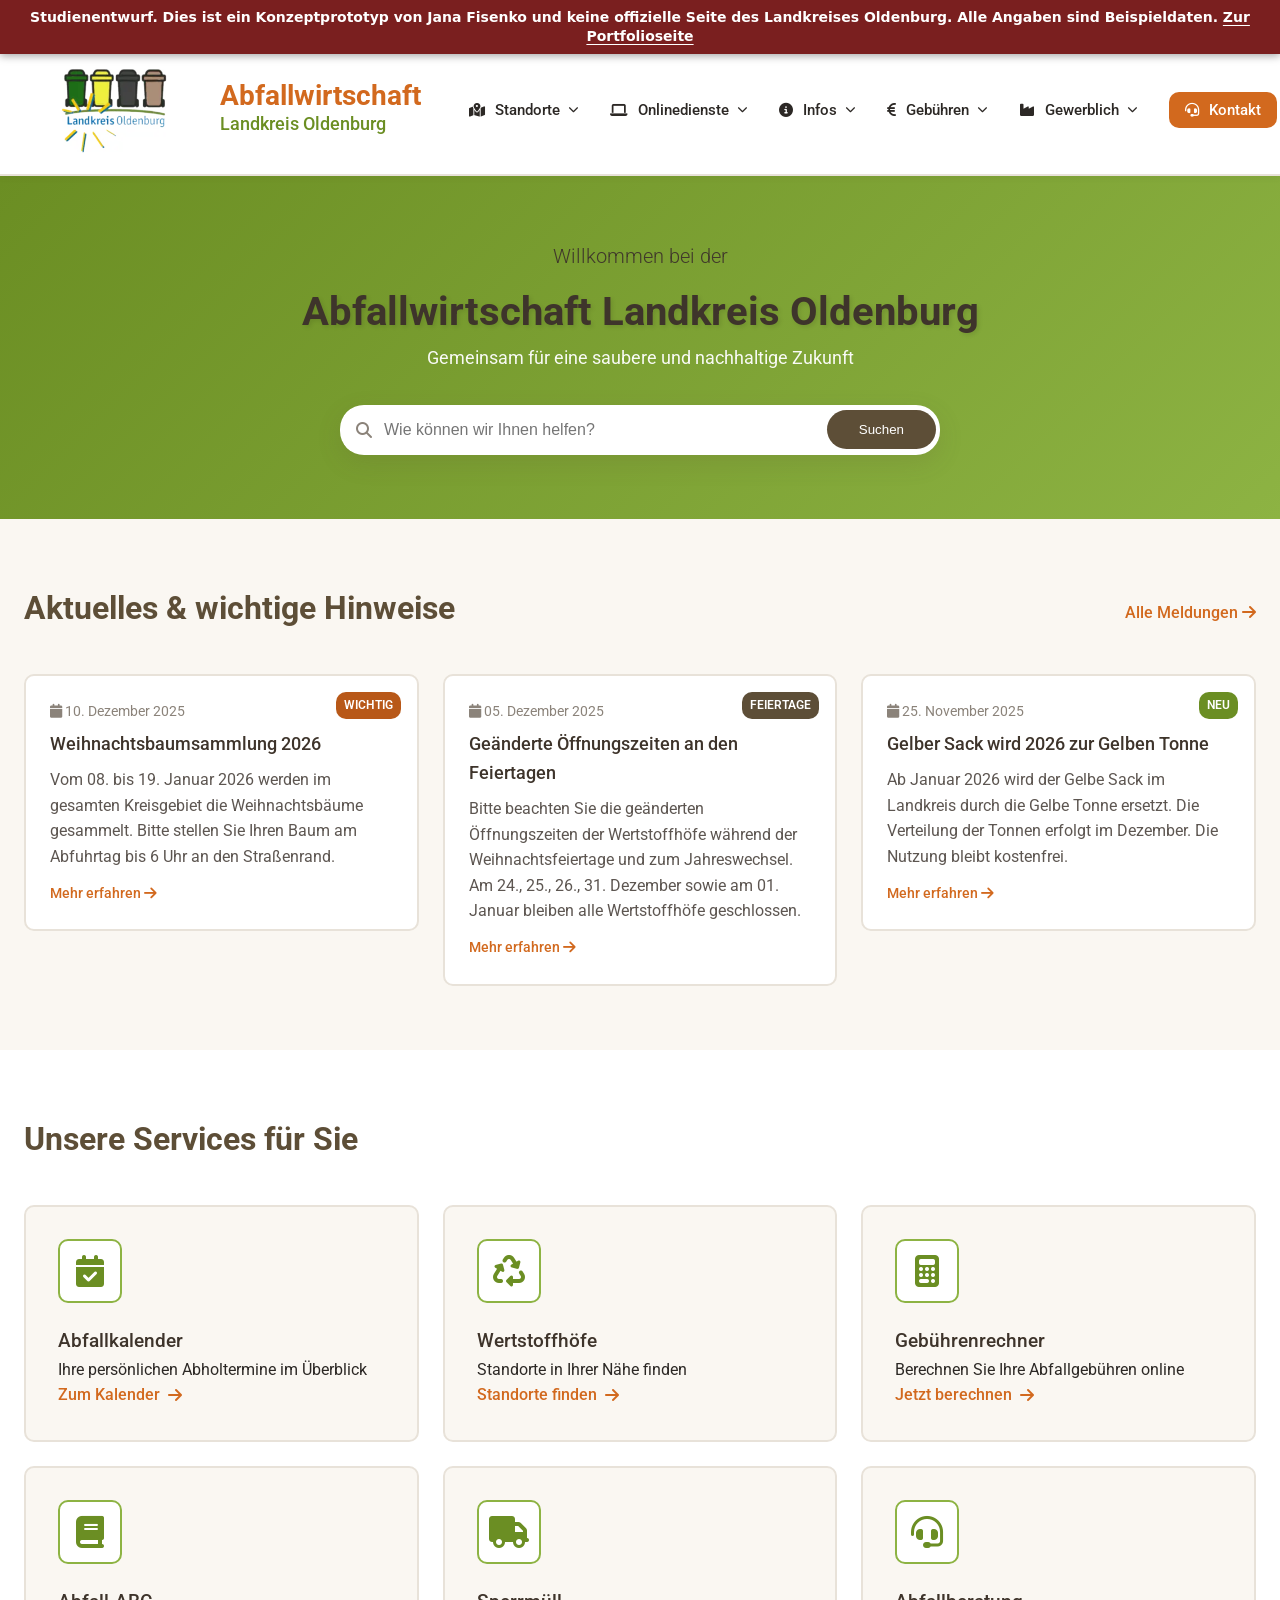
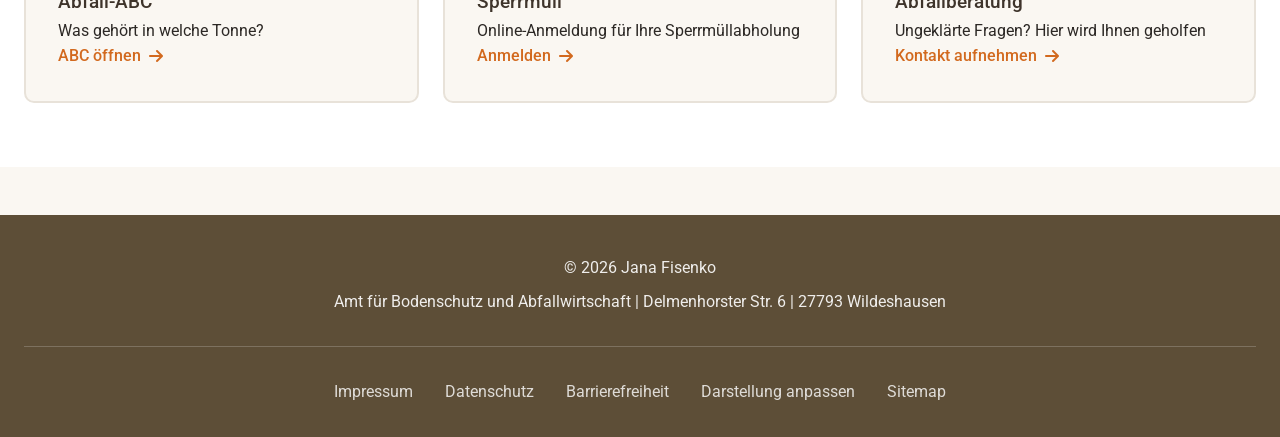
<file: apps/abfallwirtschaft/index.html>
﻿<!DOCTYPE html>
<html lang="de">

<head>
<meta name="robots" content="noindex, nofollow">
<style id="studienentwurf-hinweis">
  :root { --se-h: 46px; }
  body { padding-top: calc(var(--header-height, 0px) + var(--se-h)) !important; }
  #se-bar {
    position: fixed; inset: 0 0 auto 0; z-index: 2147483647;
    background: #7a1f1f; color: #fff;
    font: 600 14px/1.35 system-ui, -apple-system, "Segoe UI", sans-serif;
    padding: 8px 16px; text-align: center;
    box-shadow: 0 2px 8px rgba(0,0,0,.35);
    display: flex; align-items: center; justify-content: center; gap: 8px;
    min-height: var(--se-h); box-sizing: border-box;
  }
  #se-bar a { color: #fff; text-underline-offset: 3px; }
  #se-bar b { font-weight: 700; }
  @media (max-width: 640px) { :root { --se-h: 62px; } #se-bar { font-size: 12.5px; } }
  @media print { #se-bar { position: static; } body { padding-top: 0 !important; } }

  /* Fixierte Kopfzeile des Prototyps unter den Hinweis schieben */
  .site-header { top: var(--se-h) !important; }
  html { scroll-padding-top: calc(var(--se-h) + 90px); }

</style>

    <meta charset="UTF-8">
    <meta name="viewport" content="width=device-width, initial-scale=1.0">
    <meta name="description" content="Abfallwirtschaft Landkreis Oldenburg - Ihr Partner für nachhaltige Entsorgung">
    <title>Studienentwurf · Abfallwirtschaft Landkreis Oldenburg</title>
    <link rel="stylesheet" href="https://cdnjs.cloudflare.com/ajax/libs/font-awesome/6.5.1/css/all.min.css">
    <link rel="shortcut icon" href="img/favicon.ico?v=2" type="image/x-icon">
    <link rel="icon" href="img/favicon.ico?v=2" type="image/x-icon">
    <link href="https://fonts.googleapis.com/css2?family=Roboto:wght@300;400;700&display=swap" rel="stylesheet">
    <link rel="stylesheet" href="css/style.css">
</head>

<body>
<div id="se-bar" role="note"><span><b>Studienentwurf.</b> Dies ist ein Konzeptprototyp von Jana Fisenko und <b>keine offizielle Seite des Landkreises Oldenburg</b>. Alle Angaben sind Beispieldaten. <a href="https://janafisenko.de/">Zur Portfolioseite</a></span></div>
    <div id="header-placeholder"></div>

    <main>
        <section class="hero">
            <div class="hero-background">
                <div class="hero-pattern"></div>
            </div>
            <div class="container">
                <div class="hero-content">
                    <h1 class="hero-title">
                        <span class="hero-title-main">Willkommen bei der</span>
                        <span class="hero-title-highlight">Abfallwirtschaft Landkreis Oldenburg</span>
                    </h1>
                    <p class="hero-subtitle">Gemeinsam für eine saubere und nachhaltige Zukunft</p>

                    <!-- Suche -->
                    <div class="search-container">
                        <form id="search-form" class="search-form" autocomplete="off">
                            <div class="search-input-wrapper">
                                <i class="fas fa-search search-icon"></i>
                                <input type="search" id="search-input" name="q" class="search-input"
                                    placeholder="Wie können wir Ihnen helfen?" aria-label="Suche">
                                <button type="submit" class="search-button">Suchen</button>
                            </div>
                            <!-- Trefferliste der Suche -->
                            <div id="global-search-results" class="search-results-dropdown"></div>
                        </form>
                    </div>

                </div>
            </div>
        </section>

        <section class="news-section">
            <div class="container">
                <div class="section-header">
                    <h2 class="section-title">Aktuelles & wichtige Hinweise</h2>
                    <a href="news.html" class="link-all">Alle Meldungen <i class="fas fa-arrow-right"></i></a>
                </div>
                <div class="news-grid" id="news-grid">
                </div>
            </div>
        </section>

        <section id="services" class="quick-access">
            <div class="container">
                <div class="section-header">
                    <h2 class="section-title">Unsere Services für Sie</h2>
                </div>
                <div class="cards-grid" id="services-grid"></div>
            </div>
        </section>
    </main>

    <div id="footer-placeholder"></div>
    <script src="js/components.js"></script>
    <script src="js/utils.js"></script>
    <script src="js/navigation.js"></script>
    <script src="js/search.js"></script>
    <script src="js/accessibility.js"></script>
    <script src="js/data-loaders.js"></script>
    <script src="js/main.js"></script>
</body>

</html>
</file>
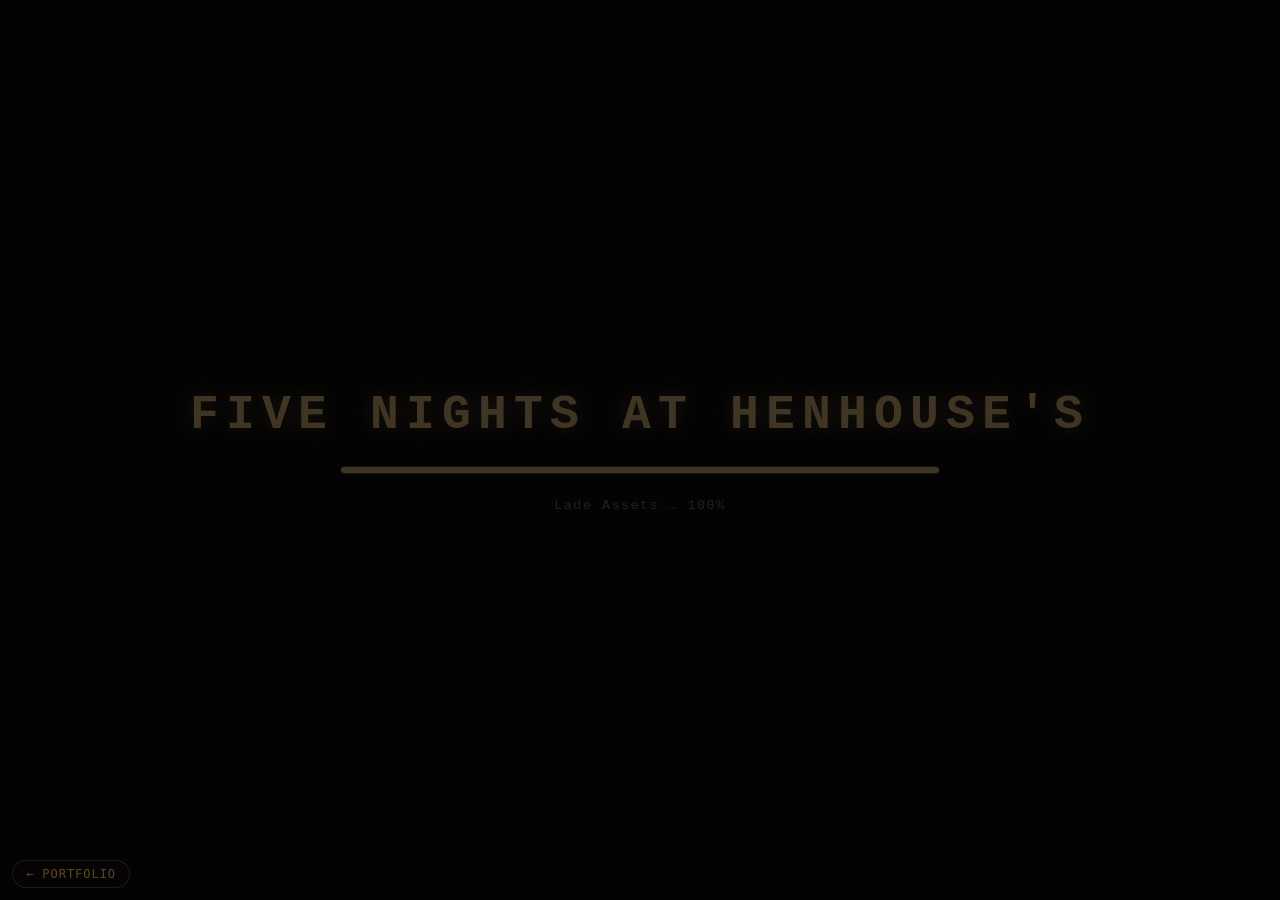
<file: apps/henhouse/index.html>
<!DOCTYPE html>
<html lang="de">
  <head>
    <meta charset="UTF-8" />
    <meta name="viewport" content="width=device-width, initial-scale=1.0" />
    <link rel="icon" type="image/svg+xml" href="./favicon.svg" />
    <title>Five Nights at Henhouse's</title>
    <!-- Lokal ausgeliefert statt ueber ein CDN: laeuft offline und holt sich
         keinen fremden Code nach -->
    <script src="./vendor/createjs.min.js"></script>
    <script src="./vendor/snap.svg-min.js"></script>
    <script type="module" crossorigin src="./assets/index-OvWfY7m9.js"></script>
    <link rel="stylesheet" crossorigin href="./assets/index-CpH3UC0q.css">
  </head>
  <body>
    <div id="app"></div>

    <!-- Rueckweg ins Portfolio. Das Spiel fuellt das Fenster, ohne diesen Link
         kaeme man von janafisenko.de/apps/henhouse/ nicht mehr zurueck.
         Liegt ausserhalb von #app, damit der Vue-Mount ihn nicht ersetzt. -->
    <a id="back-to-portfolio" href="https://janafisenko.de/#projekte">&#8592; Portfolio</a>
    <style>
      #back-to-portfolio {
        position: fixed; left: 12px; bottom: 12px; z-index: 9999;
        font: 500 12px/1 ui-monospace, "Cascadia Mono", Consolas, monospace;
        letter-spacing: .08em; text-transform: uppercase; text-decoration: none;
        color: #c9a227; background: rgba(10, 6, 6, .72);
        border: 1px solid rgba(201, 162, 39, .35); border-radius: 999px;
        padding: 7px 13px; opacity: .45; transition: opacity .2s, border-color .2s;
      }
      #back-to-portfolio:hover,
      #back-to-portfolio:focus-visible { opacity: 1; border-color: #c9a227; }
      @media (max-width: 600px) { #back-to-portfolio { font-size: 11px; padding: 6px 10px; } }
    </style>
  </body>
</html>
</file>
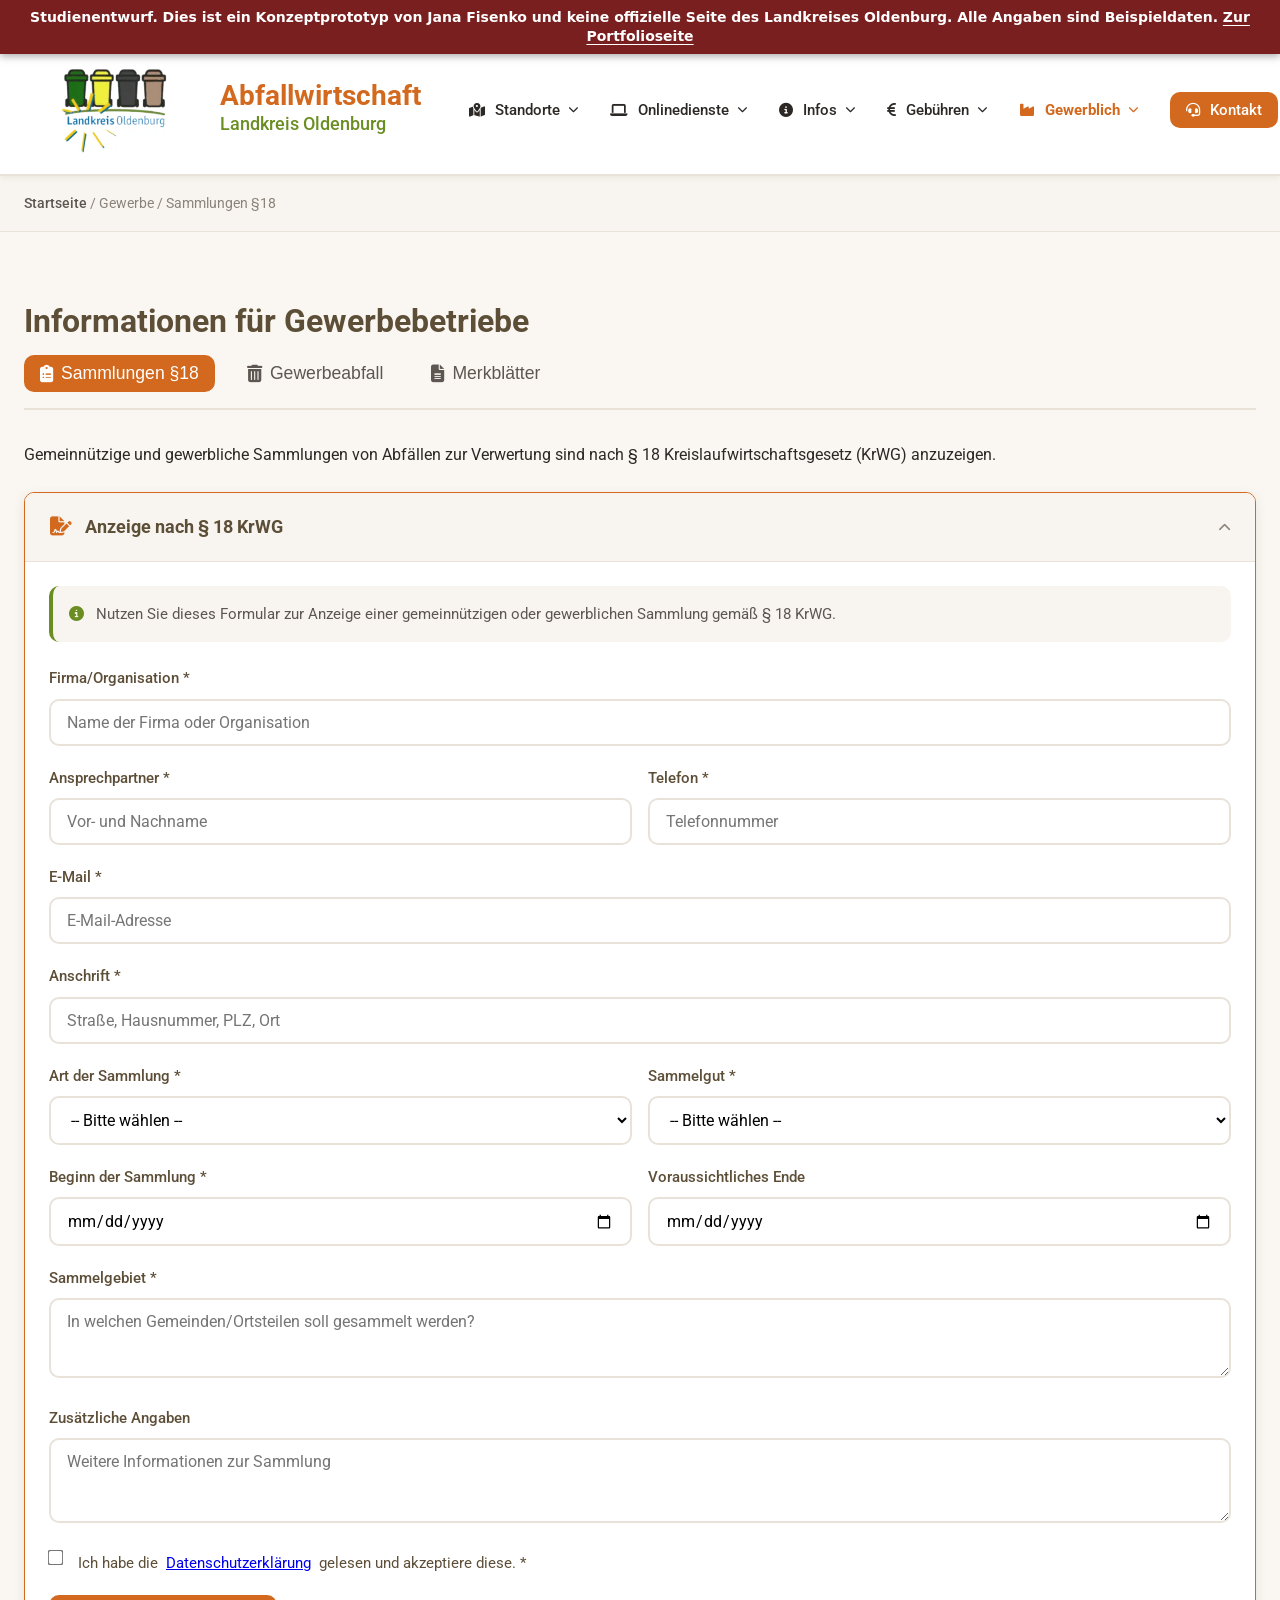
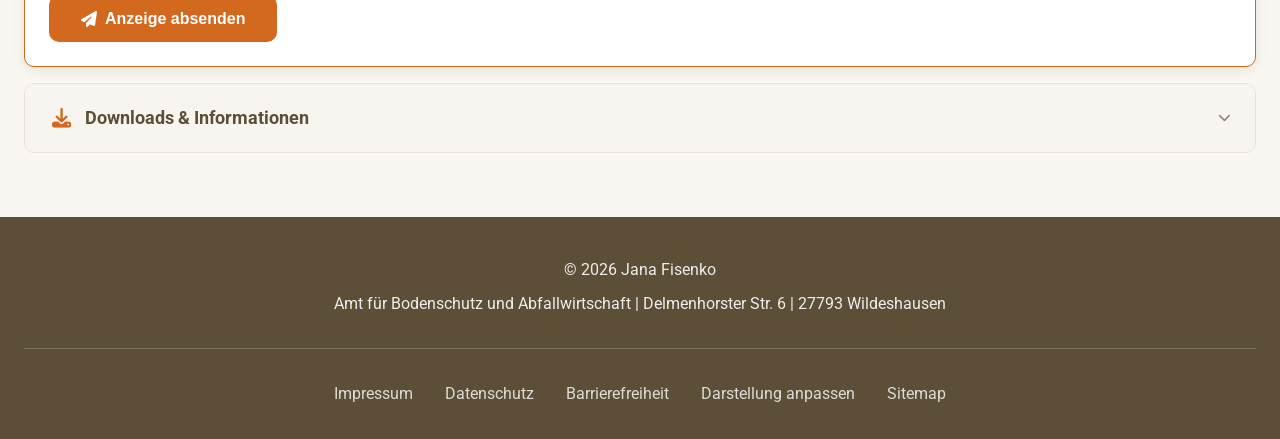
<file: apps/abfallwirtschaft/gewerbe.html>
﻿<!DOCTYPE html>
<html lang="de">

<head>
<meta name="robots" content="noindex, nofollow">
<style id="studienentwurf-hinweis">
  :root { --se-h: 46px; }
  body { padding-top: calc(var(--header-height, 0px) + var(--se-h)) !important; }
  #se-bar {
    position: fixed; inset: 0 0 auto 0; z-index: 2147483647;
    background: #7a1f1f; color: #fff;
    font: 600 14px/1.35 system-ui, -apple-system, "Segoe UI", sans-serif;
    padding: 8px 16px; text-align: center;
    box-shadow: 0 2px 8px rgba(0,0,0,.35);
    display: flex; align-items: center; justify-content: center; gap: 8px;
    min-height: var(--se-h); box-sizing: border-box;
  }
  #se-bar a { color: #fff; text-underline-offset: 3px; }
  #se-bar b { font-weight: 700; }
  @media (max-width: 640px) { :root { --se-h: 62px; } #se-bar { font-size: 12.5px; } }
  @media print { #se-bar { position: static; } body { padding-top: 0 !important; } }

  /* Fixierte Kopfzeile des Prototyps unter den Hinweis schieben */
  .site-header { top: var(--se-h) !important; }
  html { scroll-padding-top: calc(var(--se-h) + 90px); }

</style>

    <meta charset="UTF-8">
    <meta name="viewport" content="width=device-width, initial-scale=1.0">
    <meta name="description" content="Informationen für Gewerbebetriebe - Abfallwirtschaft Landkreis Oldenburg">
    <title>Studienentwurf · Gewerbe - Abfallwirtschaft Landkreis Oldenburg</title>
    <link rel="stylesheet" href="https://cdnjs.cloudflare.com/ajax/libs/font-awesome/6.5.1/css/all.min.css">
    <link rel="shortcut icon" href="img/favicon.ico?v=2" type="image/x-icon">
    <link href="https://fonts.googleapis.com/css2?family=Roboto:wght@300;400;700&display=swap" rel="stylesheet">
    <link rel="stylesheet" href="css/style.css">
</head>

<body>
<div id="se-bar" role="note"><span><b>Studienentwurf.</b> Dies ist ein Konzeptprototyp von Jana Fisenko und <b>keine offizielle Seite des Landkreises Oldenburg</b>. Alle Angaben sind Beispieldaten. <a href="https://janafisenko.de/">Zur Portfolioseite</a></span></div>
    <div id="header-placeholder"></div>

    <main>
        <div class="breadcrumb-header">
            <div class="container">
                <a href="index.html">Startseite</a> / <span>Gewerbe</span>
            </div>
        </div>

        <section class="container pt-2">
            <h1 class="section-title">Informationen für Gewerbebetriebe</h1>

            <!-- Reiternavigation -->
            <div class="tab-navigation">
                <button class="tab-btn active" data-tab="sammlungen">
                    <i class="fas fa-clipboard-list"></i> Sammlungen §18
                </button>
                <button class="tab-btn" data-tab="gewerbeabfall">
                    <i class="fas fa-trash-alt"></i> Gewerbeabfall
                </button>
                <button class="tab-btn" data-tab="merkblaetter-gewerbe">
                    <i class="fas fa-file-alt"></i> Merkblätter
                </button>
            </div>

            <!-- Reiter 1: Sammlungen -->
            <div id="sammlungen" class="tab-content active">
                <p class="mb-2">Gemeinnützige und gewerbliche Sammlungen von Abfällen zur Verwertung sind nach § 18
                    Kreislaufwirtschaftsgesetz (KrWG) anzuzeigen.</p>

                <details class="service-form-card" id="anzeige-krwg" open>
                    <summary>
                        <i class="fas fa-file-signature"></i> Anzeige nach § 18 KrWG
                    </summary>
                    <div class="service-form-content">
                        <p class="form-info"><i class="fas fa-info-circle"></i> Nutzen Sie dieses Formular zur Anzeige
                            einer gemeinnützigen oder gewerblichen Sammlung gemäß § 18 KrWG.</p>

                        <form class="service-form" id="form-krwg-anzeige">
                            <div class="form-group">
                                <label for="krwg-firma">Firma/Organisation *</label>
                                <input type="text" id="krwg-firma" name="firma" required
                                    placeholder="Name der Firma oder Organisation">
                            </div>

                            <div class="form-row">
                                <div class="form-group">
                                    <label for="krwg-ansprechpartner">Ansprechpartner *</label>
                                    <input type="text" id="krwg-ansprechpartner" name="ansprechpartner" required
                                        placeholder="Vor- und Nachname">
                                </div>
                                <div class="form-group">
                                    <label for="krwg-telefon">Telefon *</label>
                                    <input type="tel" id="krwg-telefon" name="telefon" required
                                        placeholder="Telefonnummer">
                                </div>
                            </div>

                            <div class="form-group">
                                <label for="krwg-email">E-Mail *</label>
                                <input type="email" id="krwg-email" name="email" required placeholder="E-Mail-Adresse">
                            </div>

                            <div class="form-group">
                                <label for="krwg-adresse">Anschrift *</label>
                                <input type="text" id="krwg-adresse" name="adresse" required
                                    placeholder="Straße, Hausnummer, PLZ, Ort">
                            </div>

                            <div class="form-row">
                                <div class="form-group">
                                    <label for="krwg-art">Art der Sammlung *</label>
                                    <select id="krwg-art" name="art" required>
                                        <option value="">-- Bitte wählen --</option>
                                        <option value="gewerblich">Gewerbliche Sammlung</option>
                                        <option value="gemeinnuetzig">Gemeinnützige Sammlung</option>
                                    </select>
                                </div>
                                <div class="form-group">
                                    <label for="krwg-sammelgut">Sammelgut *</label>
                                    <select id="krwg-sammelgut" name="sammelgut" required>
                                        <option value="">-- Bitte wählen --</option>
                                        <option value="altkleider">Altkleider</option>
                                        <option value="schrott">Schrott/Metalle</option>
                                        <option value="papier">Papier/Pappe</option>
                                        <option value="elektro">Elektrogeräte</option>
                                        <option value="sonstiges">Sonstiges</option>
                                    </select>
                                </div>
                            </div>

                            <div class="form-row">
                                <div class="form-group">
                                    <label for="krwg-beginn">Beginn der Sammlung *</label>
                                    <input type="date" id="krwg-beginn" name="beginn" required>
                                </div>
                                <div class="form-group">
                                    <label for="krwg-ende">Voraussichtliches Ende</label>
                                    <input type="date" id="krwg-ende" name="ende">
                                </div>
                            </div>

                            <div class="form-group">
                                <label for="krwg-sammelgebiet">Sammelgebiet *</label>
                                <textarea id="krwg-sammelgebiet" name="sammelgebiet" rows="2" required
                                    placeholder="In welchen Gemeinden/Ortsteilen soll gesammelt werden?"></textarea>
                            </div>

                            <div class="form-group">
                                <label for="krwg-bemerkungen">Zusätzliche Angaben</label>
                                <textarea id="krwg-bemerkungen" name="bemerkungen" rows="3"
                                    placeholder="Weitere Informationen zur Sammlung"></textarea>
                            </div>

                            <div class="form-group checkbox-group">
                                <label>
                                    <input type="checkbox" name="datenschutz" required>
                                    Ich habe die <a href="legal.html#datenschutz"
                                        target="_blank">Datenschutzerklärung</a> gelesen und akzeptiere diese. *
                                </label>
                            </div>

                            <button type="submit" class="btn-submit">
                                <i class="fas fa-paper-plane"></i> Anzeige absenden
                            </button>
                        </form>
                    </div>
                </details>

                <details class="service-form-card" id="krwg-downloads">
                    <summary>
                        <i class="fas fa-download"></i> Downloads & Informationen
                    </summary>
                    <div class="service-form-content">
                        <p class="form-info"><i class="fas fa-info-circle"></i> Wichtige Dokumente und Informationen zu
                            gewerblichen Sammlungen:</p>
                        <ul class="download-list">
                            <li>
                                <a href="downloads/formblatt_anzeige_18_krwg.pdf" class="download-link" target="_blank">
                                    <i class="fas fa-file-pdf"></i>
                                    <span>Anzeigeformular gemäß § 18 KrWG (PDF)</span>
                                </a>
                            </li>
                            <li>
                                <a href="downloads/liste_gewerblicher_sammlungen.pdf" class="download-link"
                                    target="_blank">
                                    <i class="fas fa-file-pdf"></i>
                                    <span>Liste aktuell angezeigter Sammlungen (PDF)</span>
                                </a>
                            </li>
                            <li>
                                <a href="downloads/informationen_fuer_schrotthaendler.pdf" class="download-link"
                                    target="_blank">
                                    <i class="fas fa-file-pdf"></i>
                                    <span>Informationen für Schrotthändler (PDF)</span>
                                </a>
                            </li>
                        </ul>
                    </div>
                </details>
            </div>

            <!-- Reiter 2: Gewerbeabfall -->
            <div id="gewerbeabfall" class="tab-content">
                <p class="mb-2">Informationen zur ordnungsgemäßen Entsorgung von Gewerbeabfällen im Landkreis Oldenburg.
                </p>

                <details class="service-form-card" id="restabfallbehaelter" open>
                    <summary>
                        <i class="fas fa-trash-alt"></i> Restabfallbehälter für Gewerbebetriebe
                    </summary>
                    <div class="service-form-content">
                        <p>Gemäß der Abfallsatzung des Landkreises Oldenburg sind Gewerbebetriebe zur Nutzung von
                            Restabfallbehältern verpflichtet. Die Behältergröße wird nach der Art und dem Umfang des
                            Betriebes bemessen.</p>

                        <div class="info-box">
                            <h4><i class="fas fa-calculator"></i> Bemessung der Behältergröße</h4>
                            <p>Die Mindestgröße richtet sich nach:</p>
                            <ul>
                                <li>Anzahl der Beschäftigten</li>
                                <li>Art des Gewerbebetriebs</li>
                                <li>Abfallintensität der Branche</li>
                            </ul>
                        </div>

                        <p class="mt-2">Für detaillierte Informationen zur Bemessung und zu Ausnahmen laden Sie bitte
                            unser Merkblatt herunter:</p>
                        <ul class="download-list">
                            <li>
                                <a href="downloads/merkblatt_restabfallbehaelter_in_gewerbebetrieben.pdf"
                                    class="download-link" target="_blank">
                                    <i class="fas fa-file-pdf"></i>
                                    <span>Merkblatt: Restabfallbehälter in Gewerbebetrieben (PDF)</span>
                                </a>
                            </li>
                        </ul>
                    </div>
                </details>

                <details class="service-form-card" id="gewerbeabfallverordnung">
                    <summary>
                        <i class="fas fa-balance-scale"></i> Gewerbeabfallverordnung
                    </summary>
                    <div class="service-form-content">
                        <p>Die Gewerbeabfallverordnung (GewAbfV) regelt die Entsorgung von gewerblichen
                            Siedlungsabfällen. Sie schreibt vor:</p>
                        <ul class="info-list">
                            <li><strong>Getrenntsammlung:</strong> Papier, Glas, Kunststoffe, Metalle, Bioabfälle und
                                Holz sind getrennt zu erfassen</li>
                            <li><strong>Dokumentationspflicht:</strong> Die Getrennthaltung ist zu dokumentieren</li>
                            <li><strong>Vorbehandlung:</strong> Gemischte Gewerbeabfälle müssen vorbehandelt werden</li>
                        </ul>
                        <p class="mt-2">Bei Fragen zur Umsetzung der Gewerbeabfallverordnung wenden Sie sich bitte an
                            unsere <a href="kontakt.html">Abfallberatung</a>.</p>
                    </div>
                </details>
            </div>

            <!-- Reiter 3: Merkblätter -->
            <div id="merkblaetter-gewerbe" class="tab-content">
                <p class="mb-2">Hier finden Sie wichtige Merkblätter und Informationen speziell für Gewerbetreibende und
                    Freiberufler.</p>

                <details class="service-form-card" id="downloads-gewerbe" open>
                    <summary>
                        <i class="fas fa-folder-open"></i> Downloads für Gewerbetreibende
                    </summary>
                    <div class="service-form-content">
                        <ul class="download-list">
                            <li>
                                <a href="downloads/merkblatt_restabfallbehaelter_in_gewerbebetrieben.pdf"
                                    class="download-link" target="_blank">
                                    <i class="fas fa-file-pdf"></i>
                                    <span>Merkblatt: Restabfallbehälter in Gewerbebetrieben</span>
                                </a>
                            </li>
                            <li>
                                <a href="downloads/merkblatt_pur_schaumdosen.pdf" class="download-link" target="_blank">
                                    <i class="fas fa-file-pdf"></i>
                                    <span>Merkblatt: Entsorgung von PUR-Schaumdosen</span>
                                </a>
                            </li>
                            <li>
                                <a href="downloads/informationen_fuer_schrotthaendler.pdf" class="download-link"
                                    target="_blank">
                                    <i class="fas fa-file-pdf"></i>
                                    <span>Informationen für Schrottsammlungen</span>
                                </a>
                            </li>
                            <li>
                                <a href="downloads/merkblatt_asbestentsorgung.pdf" class="download-link"
                                    target="_blank">
                                    <i class="fas fa-file-pdf"></i>
                                    <span>Merkblatt: Asbestentsorgung</span>
                                </a>
                            </li>
                            <li>
                                <a href="downloads/merkblatt_altholz.pdf" class="download-link" target="_blank">
                                    <i class="fas fa-file-pdf"></i>
                                    <span>Merkblatt: Altholzentsorgung</span>
                                </a>
                            </li>
                        </ul>
                    </div>
                </details>

                <details class="service-form-card" id="weitere-merkblaetter">
                    <summary>
                        <i class="fas fa-info-circle"></i> Weitere Informationen
                    </summary>
                    <div class="service-form-content">
                        <p>Weitere allgemeine Merkblätter zur Abfallentsorgung finden Sie im Bereich <a
                                href="infos.html#downloads">Infos → Merkblätter</a>.</p>
                        <p class="mt-1">Bei speziellen Fragen zur gewerblichen Entsorgung kontaktieren Sie bitte unsere
                            <a href="kontakt.html">Abfallberatung</a>.
                        </p>
                    </div>
                </details>
            </div>
        </section>
    </main>

    <div id="footer-placeholder"></div>
    <script src="js/components.js"></script>
    <script src="js/utils.js"></script>
    <script src="js/navigation.js"></script>
    <script src="js/tabs.js"></script>
    <script src="js/accessibility.js"></script>
    <script src="js/data-loaders.js"></script>
    <script src="js/main.js"></script>
</body>

</html>
</file>
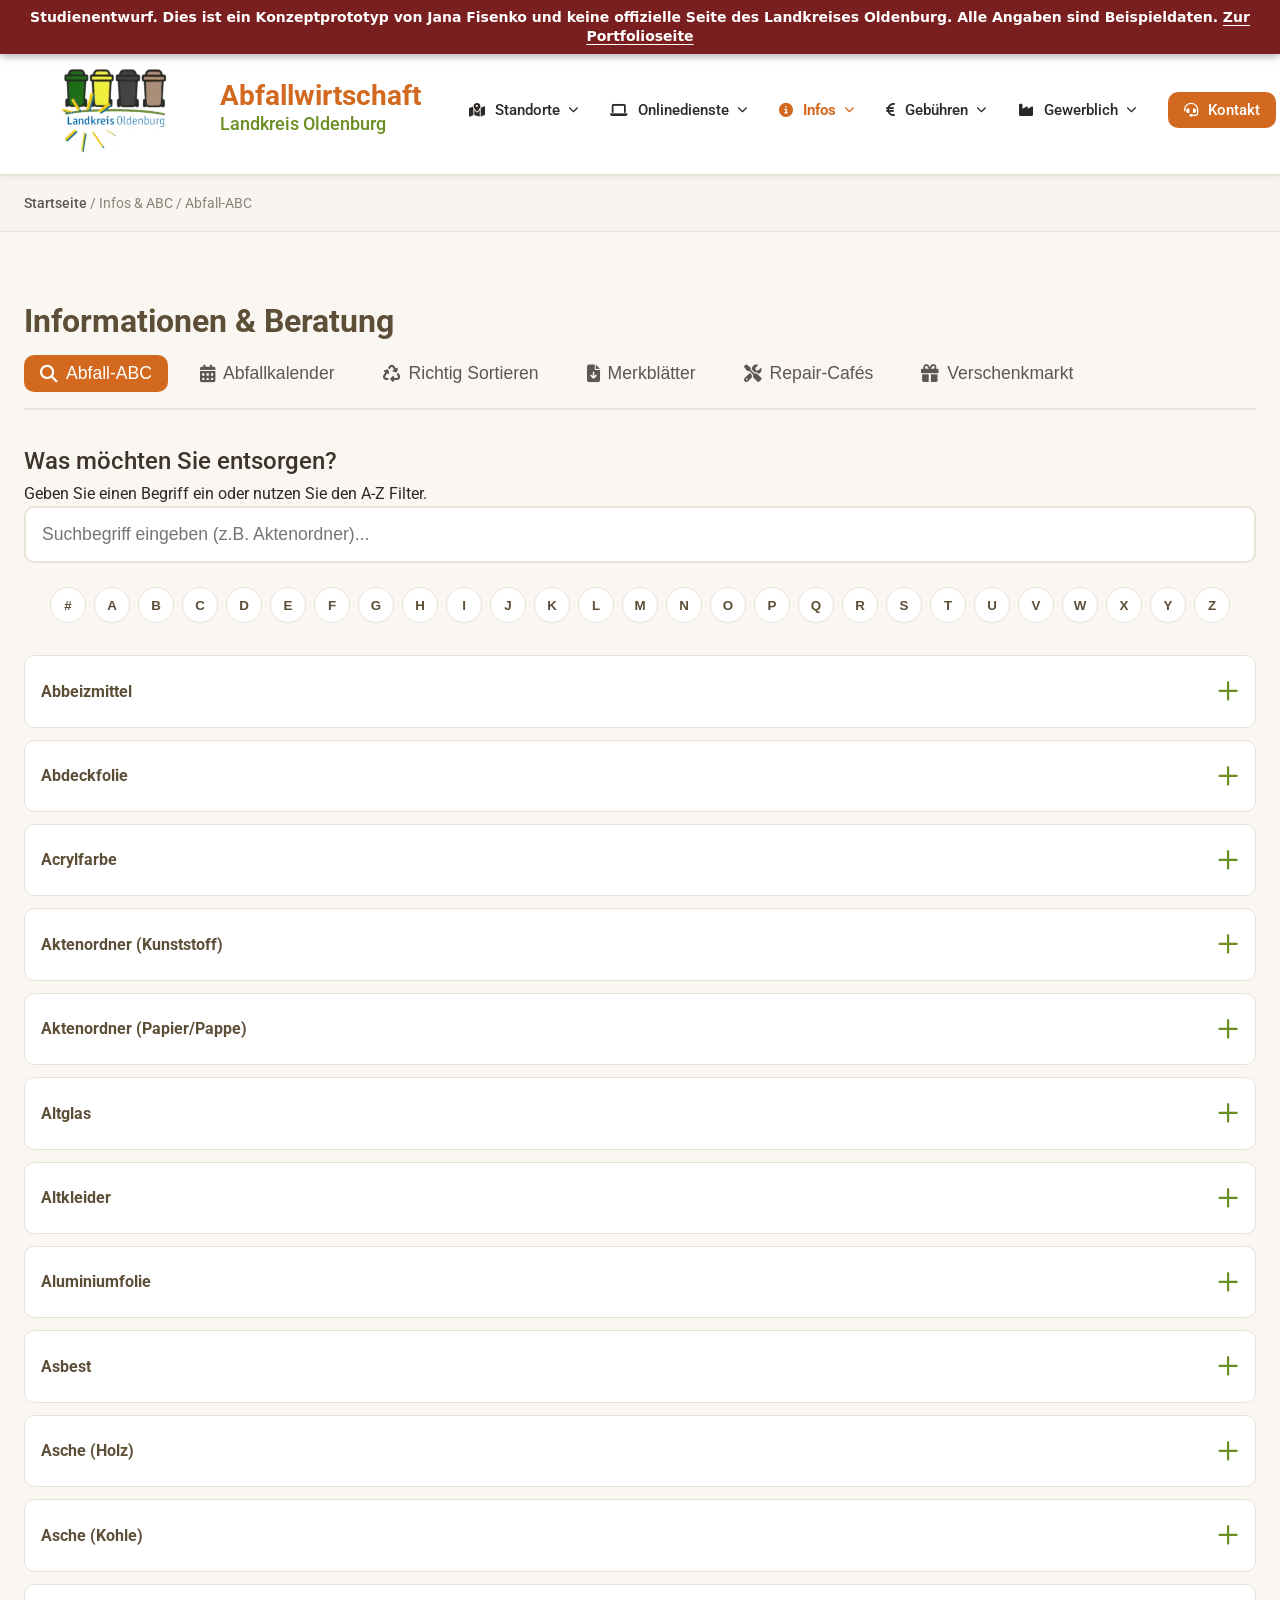
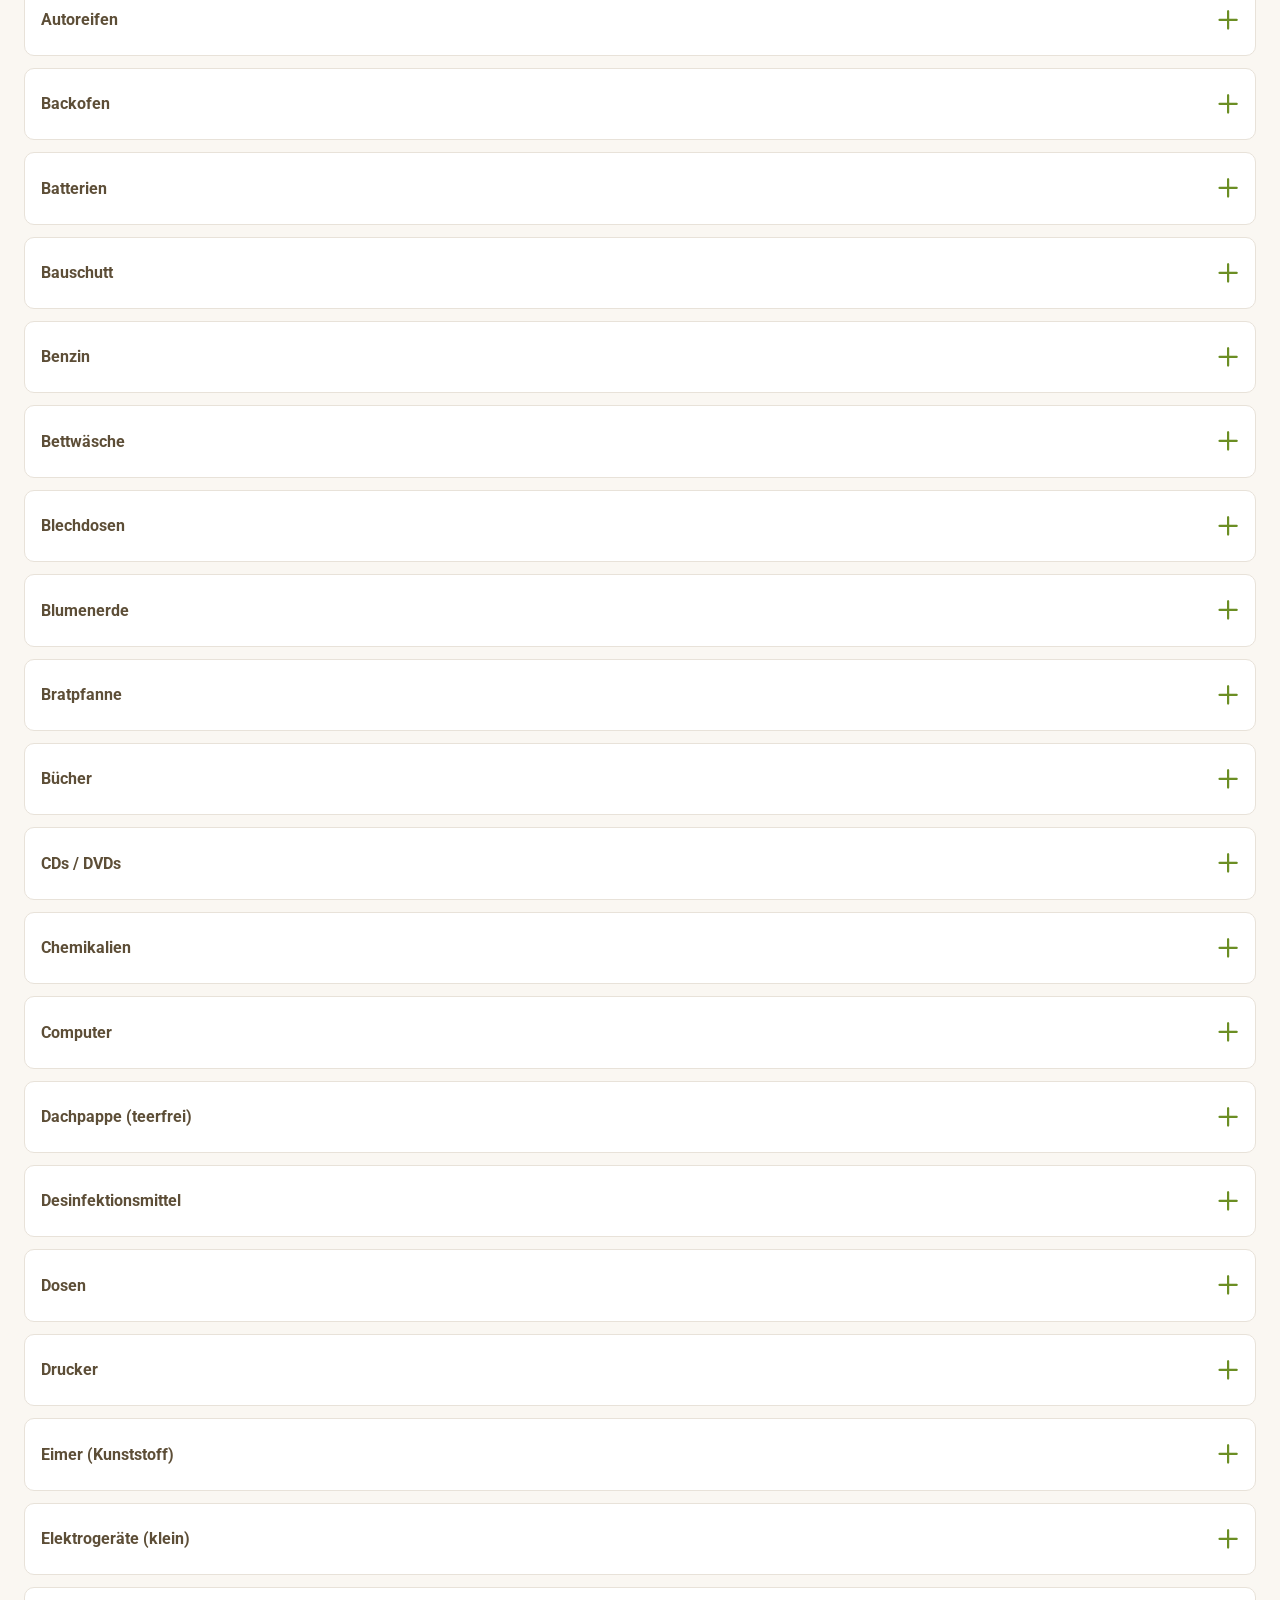
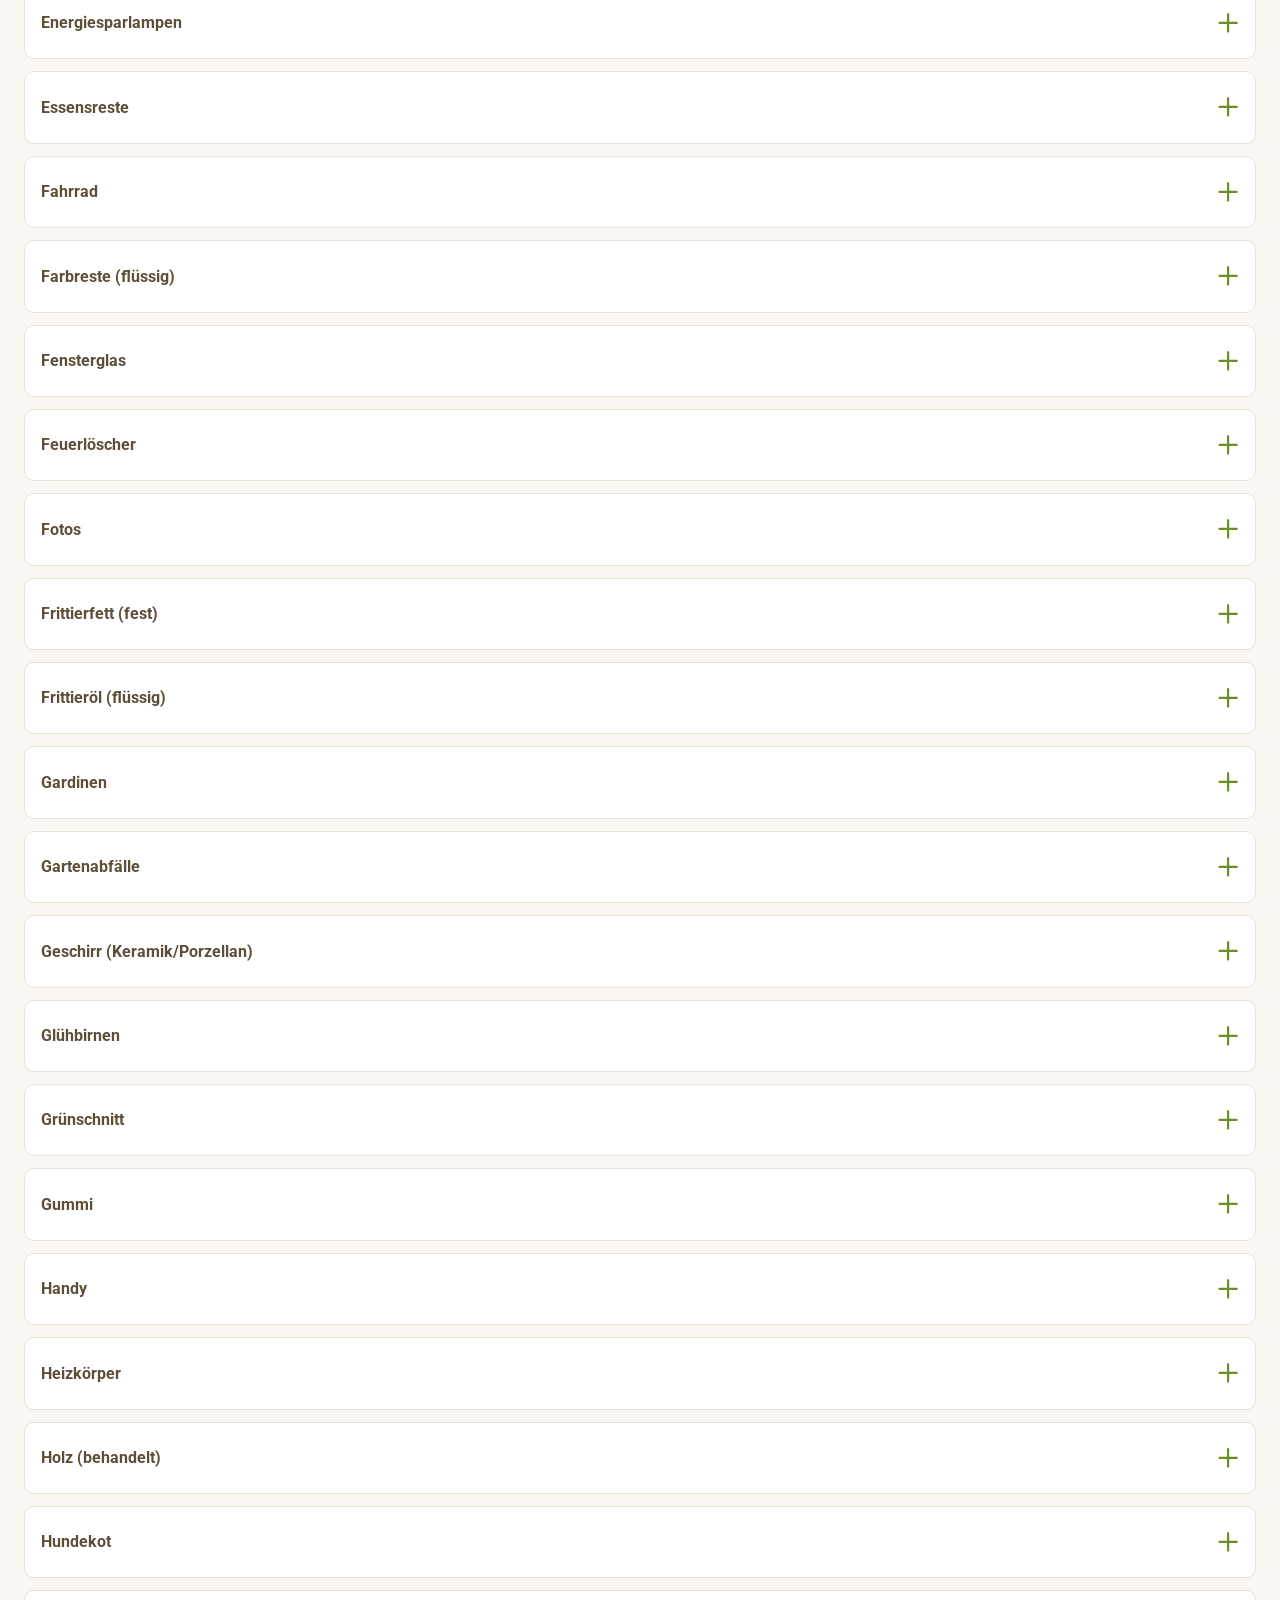
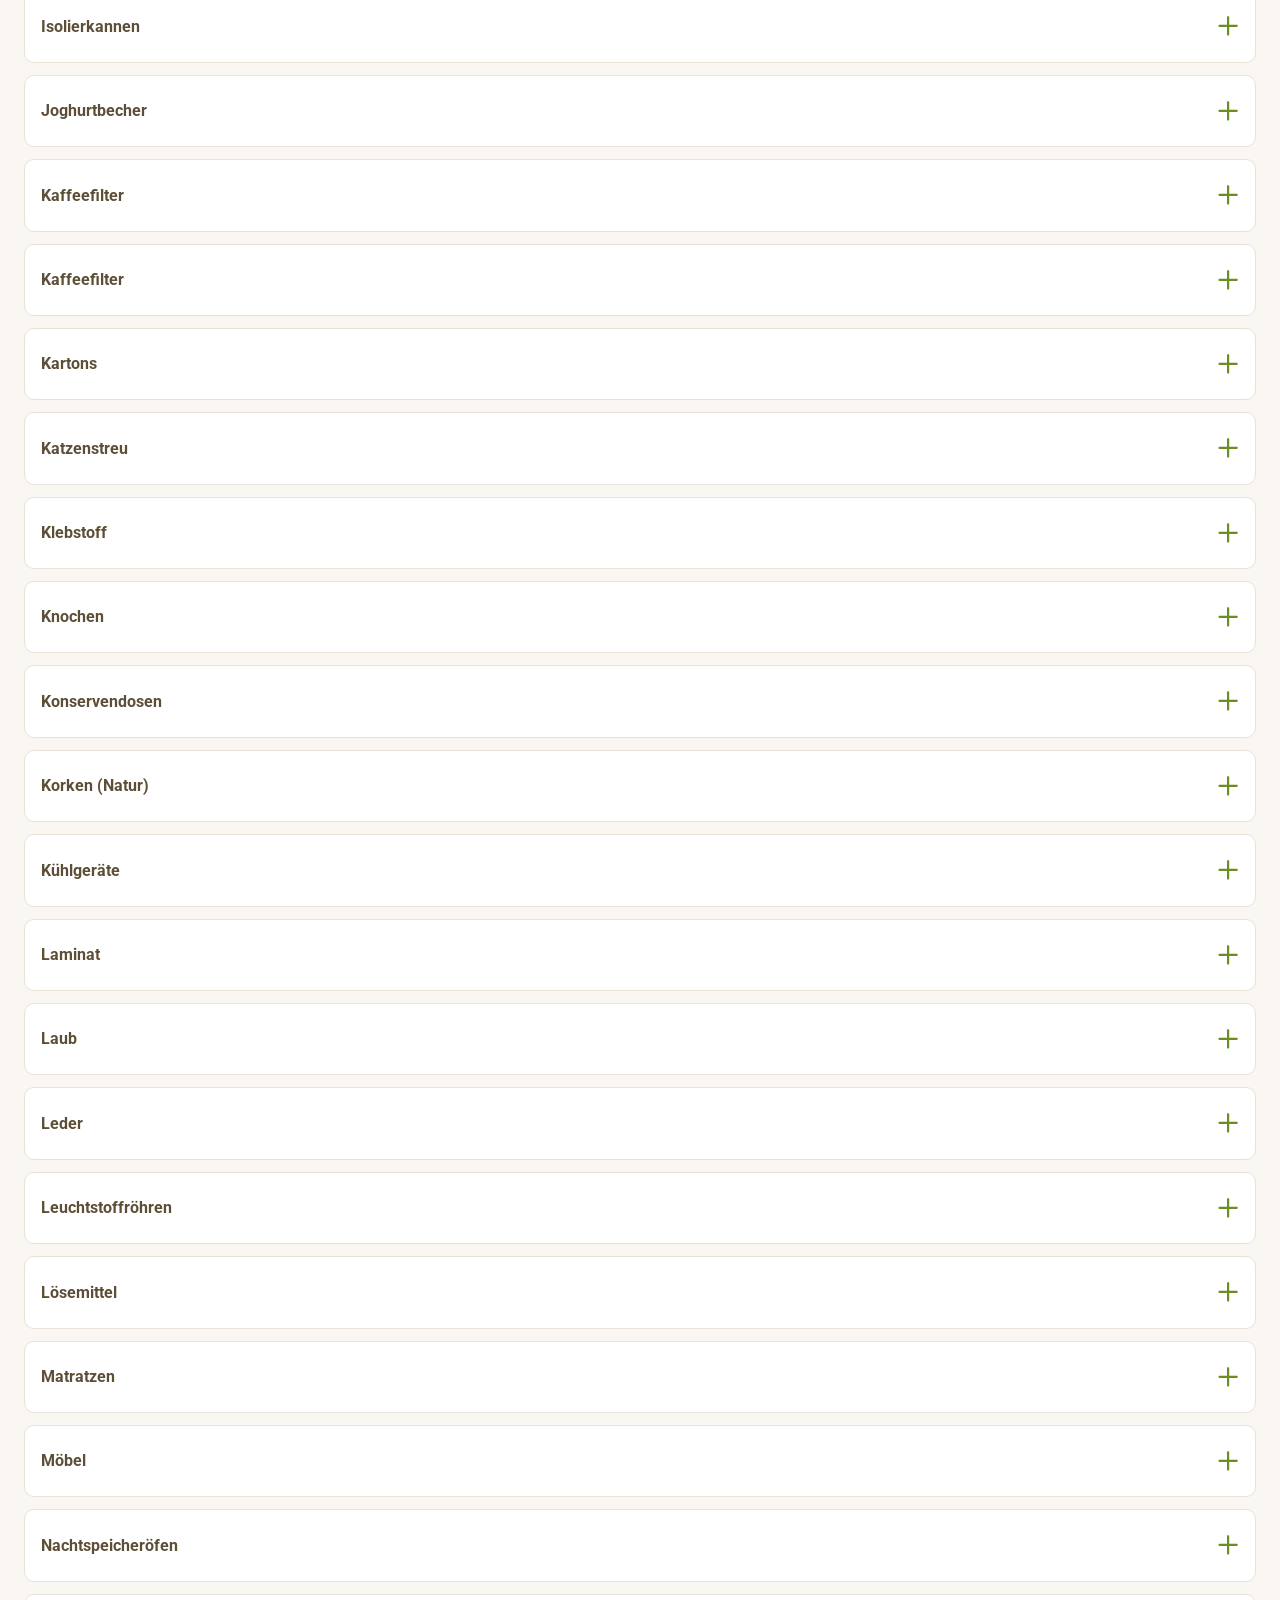
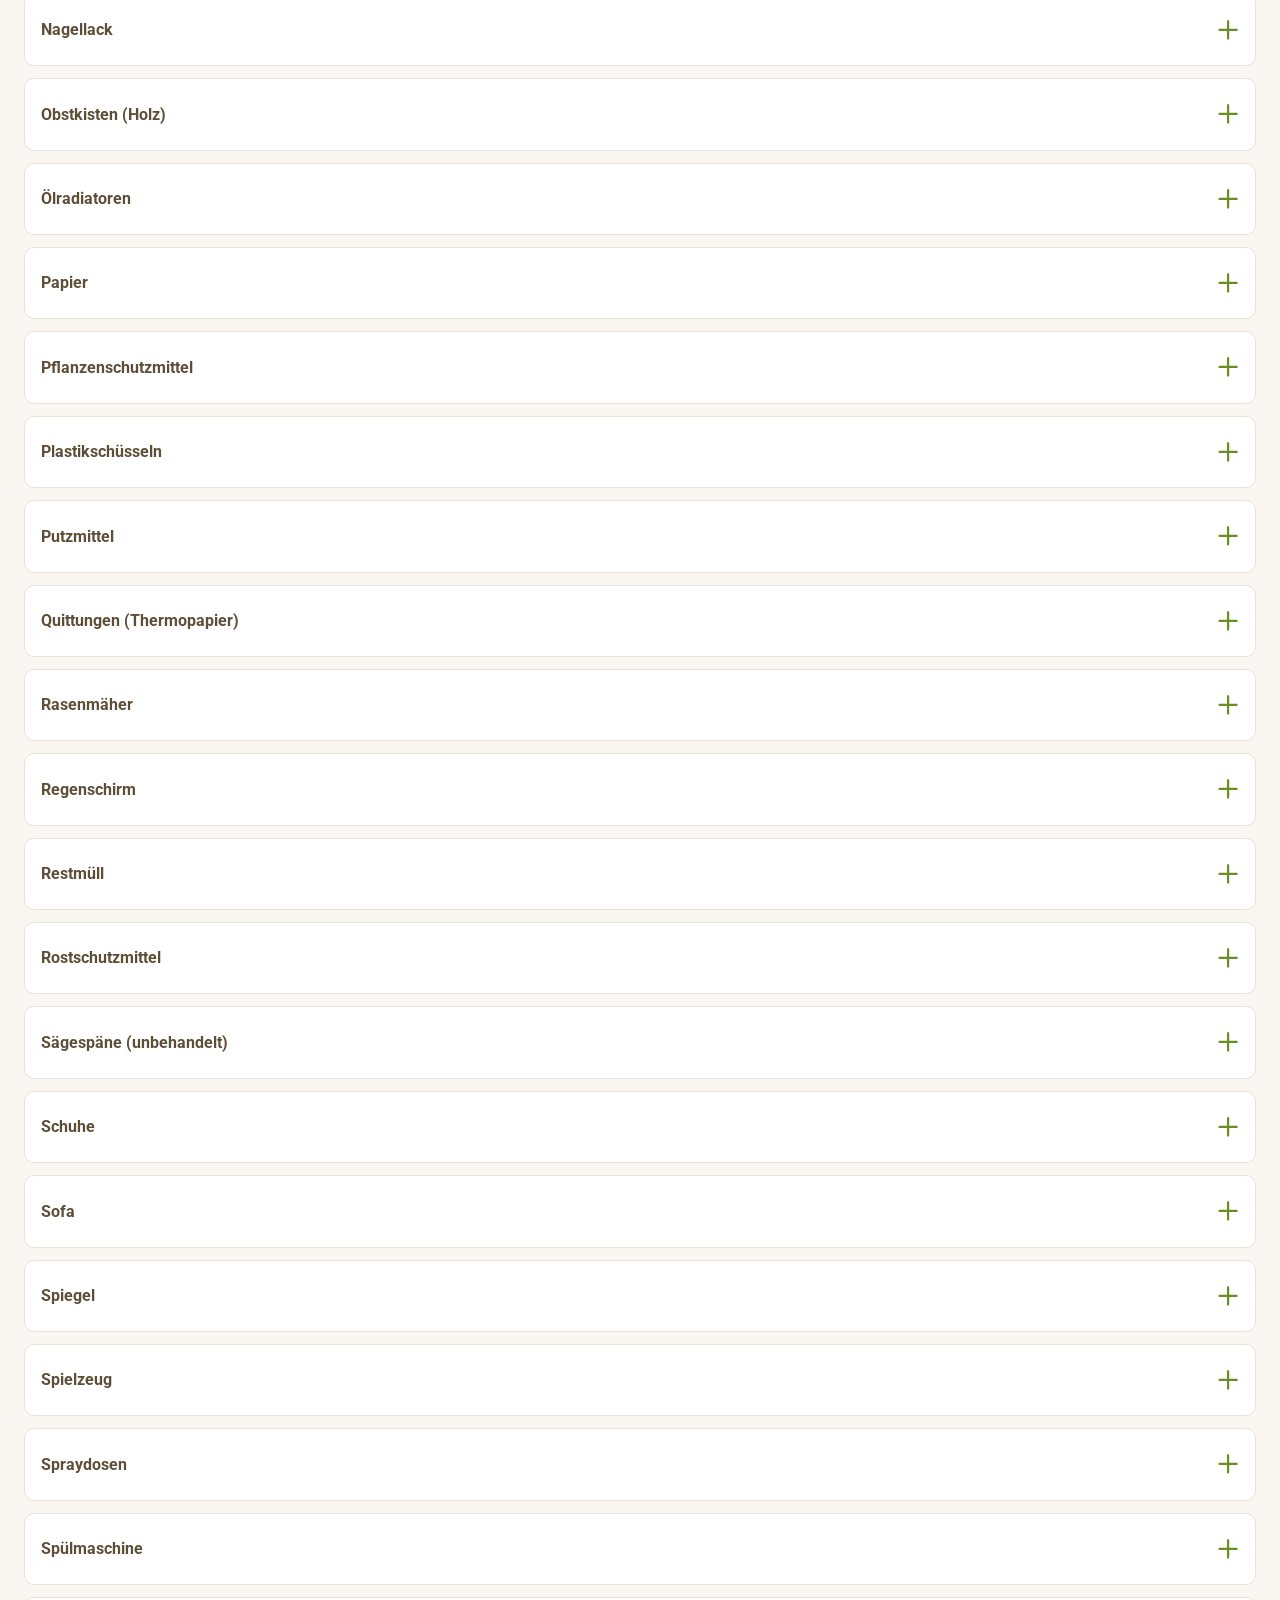
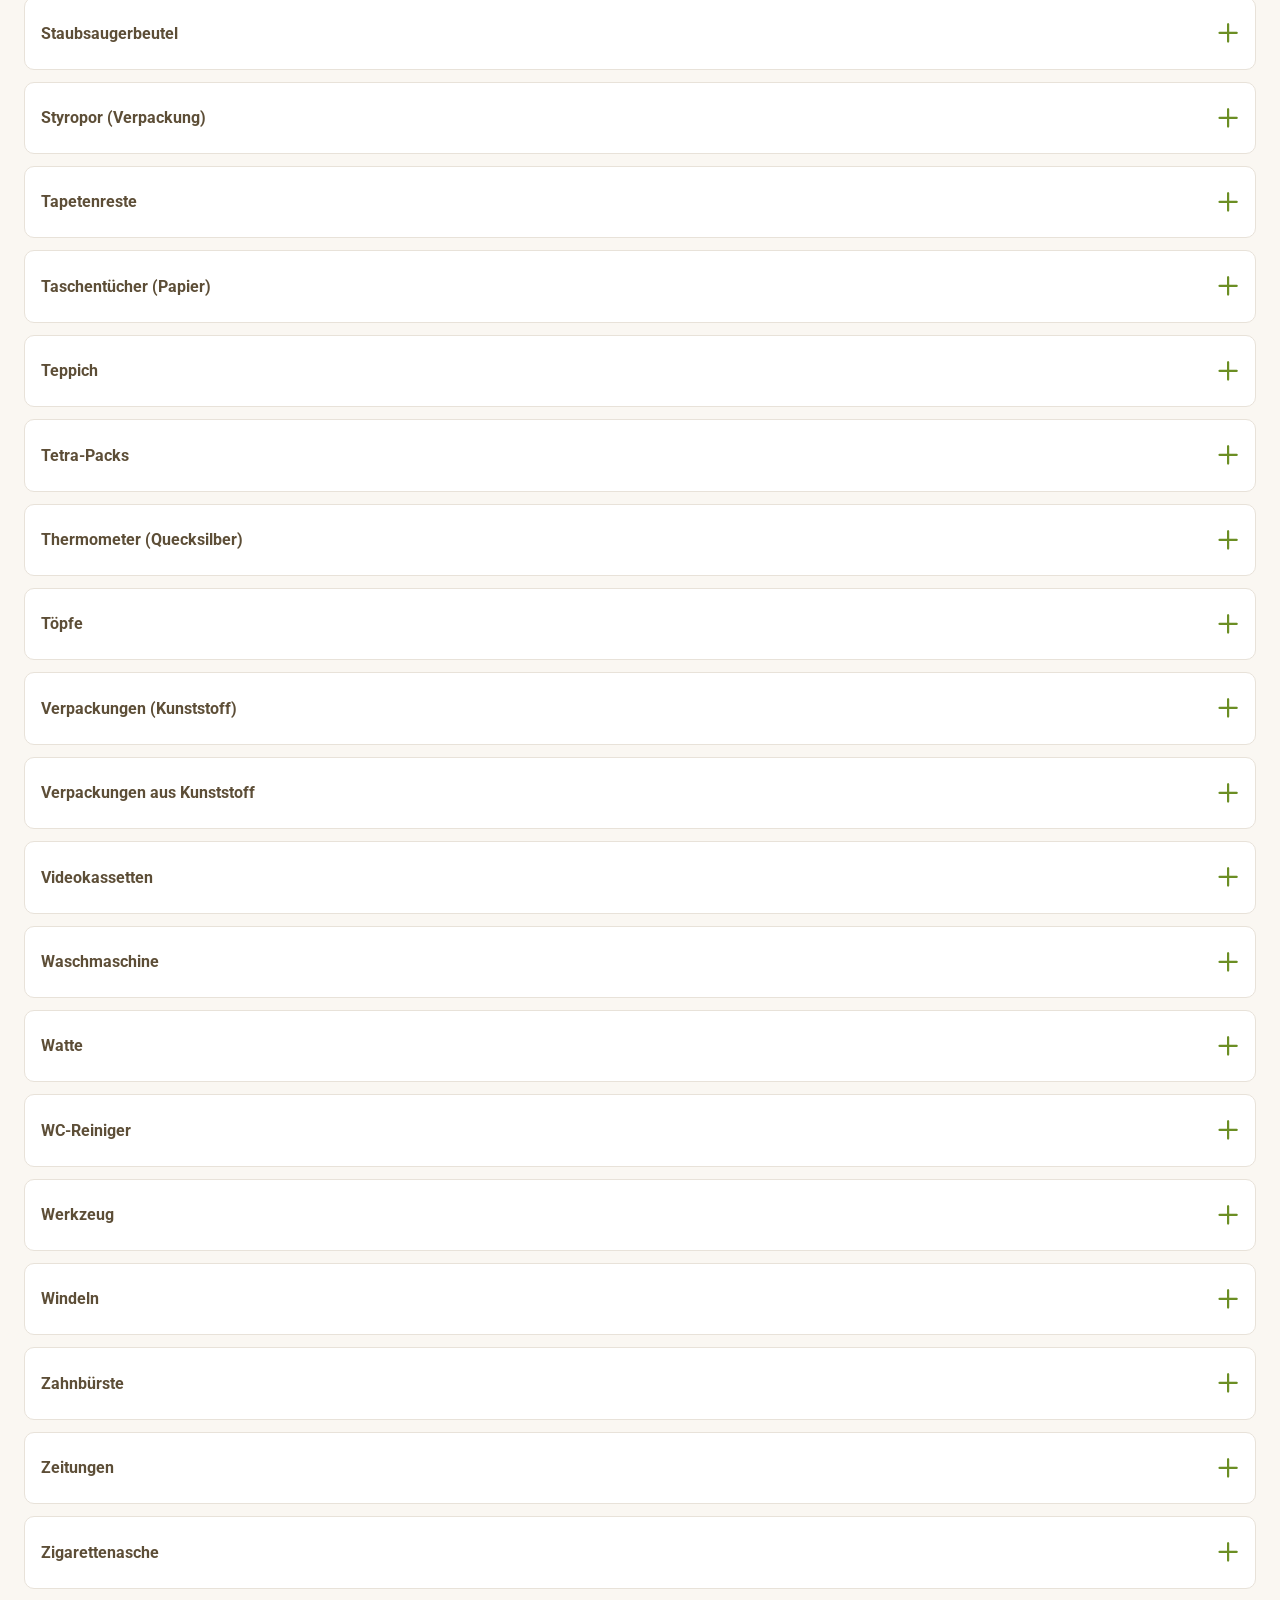
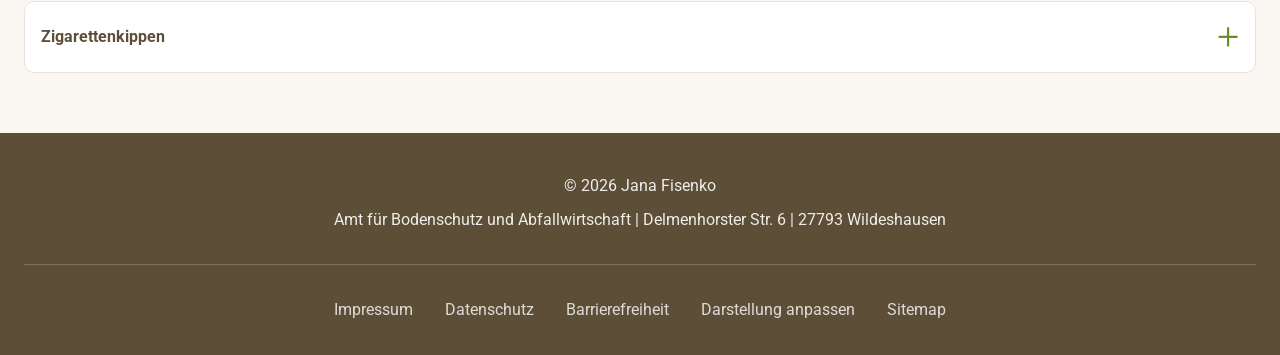
<file: apps/abfallwirtschaft/infos.html>
﻿<!DOCTYPE html>
<html lang="de">

<head>
<meta name="robots" content="noindex, nofollow">
<style id="studienentwurf-hinweis">
  :root { --se-h: 46px; }
  body { padding-top: calc(var(--header-height, 0px) + var(--se-h)) !important; }
  #se-bar {
    position: fixed; inset: 0 0 auto 0; z-index: 2147483647;
    background: #7a1f1f; color: #fff;
    font: 600 14px/1.35 system-ui, -apple-system, "Segoe UI", sans-serif;
    padding: 8px 16px; text-align: center;
    box-shadow: 0 2px 8px rgba(0,0,0,.35);
    display: flex; align-items: center; justify-content: center; gap: 8px;
    min-height: var(--se-h); box-sizing: border-box;
  }
  #se-bar a { color: #fff; text-underline-offset: 3px; }
  #se-bar b { font-weight: 700; }
  @media (max-width: 640px) { :root { --se-h: 62px; } #se-bar { font-size: 12.5px; } }
  @media print { #se-bar { position: static; } body { padding-top: 0 !important; } }

  /* Fixierte Kopfzeile des Prototyps unter den Hinweis schieben */
  .site-header { top: var(--se-h) !important; }
  html { scroll-padding-top: calc(var(--se-h) + 90px); }

</style>

    <meta charset="UTF-8">
    <meta name="viewport" content="width=device-width, initial-scale=1.0">
    <title>Studienentwurf · Informationen & ABC - Abfallwirtschaft Landkreis Oldenburg</title>
    <link rel="stylesheet" href="https://cdnjs.cloudflare.com/ajax/libs/font-awesome/6.5.1/css/all.min.css">
    <link rel="shortcut icon" href="img/favicon.ico?v=2" type="image/x-icon">
    <link href="https://fonts.googleapis.com/css2?family=Roboto:wght@300;400;700&display=swap" rel="stylesheet">
    <link rel="stylesheet" href="css/style.css">
</head>

<body>
<div id="se-bar" role="note"><span><b>Studienentwurf.</b> Dies ist ein Konzeptprototyp von Jana Fisenko und <b>keine offizielle Seite des Landkreises Oldenburg</b>. Alle Angaben sind Beispieldaten. <a href="https://janafisenko.de/">Zur Portfolioseite</a></span></div>
    <div id="header-placeholder"></div>

    <main>
        <div class="breadcrumb-header">
            <div class="container">
                <a href="index.html">Startseite</a> / <span>Infos & ABC</span>
            </div>
        </div>

        <section class="container pt-2">
            <h1 class="section-title">Informationen & Beratung</h1>

            <!-- Reiternavigation -->
            <div class="tabs-nav">
                <button class="tab-btn active" data-tab="abc">
                    <i class="fas fa-search"></i> Abfall-ABC
                </button>
                <button class="tab-btn" data-tab="kalender">
                    <i class="fas fa-calendar-alt"></i> Abfallkalender
                </button>
                <button class="tab-btn" data-tab="sortierung">
                    <i class="fas fa-recycle"></i> Richtig Sortieren
                </button>
                <button class="tab-btn" data-tab="downloads">
                    <i class="fas fa-file-download"></i> Merkblätter
                </button>

                <button class="tab-btn" data-tab="repair">
                    <i class="fas fa-tools"></i> Repair-Cafés
                </button>
                <button class="tab-btn" data-tab="verschenkmarkt">
                    <i class="fas fa-gift"></i> Verschenkmarkt
                </button>
            </div>

            <!-- Reiter: Abfallkalender -->
            <div id="kalender" class="tab-content">
                <h2>Persönlicher Abfallkalender</h2>
                <p>Wählen Sie Ihren Wohnort aus, um die nächsten Abfuhrtermine zu sehen.</p>

                <div class="content-box mt-2">
                    <div class="calendar-controls">
                        <div class="calc-group">
                            <label for="cal-gemeinde">Gemeinde / Stadt</label>
                            <select id="cal-gemeinde">
                                <option value="">-- Bitte wählen --</option>
                                <option value="Dötlingen">Dötlingen</option>
                                <option value="Ganderkesee">Ganderkesee</option>
                                <option value="Großenkneten">Großenkneten</option>
                                <option value="Harpstedt">Samtgemeinde Harpstedt</option>
                                <option value="Hatten">Hatten</option>
                                <option value="Hude">Hude</option>
                                <option value="Wardenburg">Wardenburg</option>
                                <option value="Wildeshausen">Wildeshausen</option>
                            </select>
                        </div>
                        <div class="calc-group">
                            <label for="cal-bezirk">Bezirk / Ortsteil</label>
                            <select id="cal-bezirk" disabled>
                                <option value="">-- Zuerst Gemeinde wählen --</option>
                            </select>
                        </div>
                        <div class="calc-group calc-group-action">
                            <button id="btn-show-calendar" class="btn-add" disabled>
                                <i class="fas fa-calendar-check"></i> Termine anzeigen
                            </button>
                        </div>
                    </div>
                </div>

                <div id="calendar-output" class="mt-2 hidden">
                    <div class="section-header">
                        <h2>Nächste Abfuhrtermine</h2>
                        <div class="calendar-actions">
                            <a href="downloads/abfallkalender.pdf" target="_blank" class="btn-text">
                                <i class="fas fa-file-pdf"></i> Jahreskalender herunterladen (PDF)
                            </a>
                        </div>
                    </div>

                    <div class="calendar-grid" id="calendar-grid">
                    </div>
                </div>
            </div>

            <!-- Reiter: Abfall-ABC -->
            <div id="abc" class="tab-content active">
                <div class="abc-header">
                    <h2>Was möchten Sie entsorgen?</h2>
                    <p>Geben Sie einen Begriff ein oder nutzen Sie den A-Z Filter.</p>
                </div>

                <input type="text" class="abc-search" placeholder="Suchbegriff eingeben (z.B. Aktenordner)...">

                <div class="az-filter" id="az-filter">
                </div>

                <div id="abc-list-container" class="abc-list">
                    <div class="loading-spinner"><i class="fas fa-spinner fa-spin"></i> Lade Daten...</div>
                </div>
            </div>

            <!-- Reiter: Richtig sortieren -->
            <div id="sortierung" class="tab-content">
                <h2>Trennhilfe für den Alltag</h2>
                <p>Eine korrekte Mülltrennung spart Ressourcen und schont die Umwelt.</p>
                <div class="sort-guide" id="sortierung-grid">
                    <div class="loading-spinner"><i class="fas fa-spinner fa-spin"></i> Lade Daten...</div>
                </div>
            </div>

            <!-- Reiter: Merkblätter -->
            <div id="downloads" class="tab-content">
                <h2>Wichtige Merkblätter & Hinweise</h2>
                <p>Hier finden Sie detaillierte Informationen zum Herunterladen.</p>

                <ul class="info-links" id="merkblaetter-list">
                </ul>
            </div>



            <!-- Reiter: Repair-Cafés -->
            <div id="repair" class="tab-content">
                <h2>Repair-Cafés im Landkreis Oldenburg</h2>
                <p><strong>Wegwerfen? Denkste!</strong> In den Repair-Cafés dreht sich alles ums Reparieren.
                    Ehrenamtliche Helfer unterstützen Sie dabei, defekte Gegenstände wieder flott zu machen. Das spart
                    Geld, schont wertvolle Ressourcen und reduziert den CO2-Ausstoß.</p>
                <p>Repariert werden können z.B. elektrische Kleingeräte, Kleidung, Möbel, Spielzeug und Fahrräder.
                    Werkzeug und Material sind meist vorhanden. Eine Anmeldung ist oft nicht erforderlich, aber
                    empfehlenswert.</p>

                <h3 class="mt-2">Standorte & Termine</h3>
                <ul class="repair-list" id="repair-cafes-list">
                    <li class="loading-spinner"><i class="fas fa-spinner fa-spin"></i> Lade Daten...</li>
                </ul>
                <p class="mt-1 text-small"><em>Bitte beachten Sie: Die Termine können abweichen. Informieren Sie sich
                        bitte vorab bei den jeweiligen Betreibern.</em></p>
            </div>

            <!-- Reiter: Verschenkmarkt -->
            <div id="verschenkmarkt" class="tab-content">
                <h2>Verschenkmarkt Landkreis Oldenburg</h2>
                <p><strong>Zu schade für den Müll?</strong></p>
                <p>Der Verschenkmarkt ist eine kostenlose Online-Börse für den Landkreis Oldenburg. Hier können Sie gut
                    erhaltene Möbel, Hausrat, Kleidung und vieles mehr verschenken oder tauschen. Damit leisten Sie
                    einen aktiven Beitrag zur Abfallvermeidung.</p>

                <div class="content-box mt-2">
                    <h3>So funktioniert es:</h3>
                    <ul class="list-spaced">
                        <li><i class="fas fa-check icon-primary"></i> <strong>Kostenlos:</strong> Inserieren und Suchen
                            ist gratis.</li>
                        <li><i class="fas fa-check icon-primary"></i> <strong>Privat:</strong> Nur für private Anbieter
                            (kein Gewerbe).</li>
                        <li><i class="fas fa-check icon-primary"></i> <strong>Regional:</strong> Angebote aus dem
                            Landkreis Oldenburg.</li>
                    </ul>
                    <div class="mt-2 text-center">
                        <a href="https://www.vm-lkol.de/oldenburg-info-p413" target="_blank" class="nav-link-cta btn-external">
                            <i class="fas fa-external-link-alt"></i> Zum Online-Verschenkmarkt
                        </a>
                    </div>
                </div>

                <!-- Video zum Verschenkmarkt -->
                <div class="video-container">
                    <video controls width="100%">
                        <source src="img/Verschenkmarkt.mp4" type="video/mp4">
                        Ihr Browser unterstützt das Video-Tag nicht.
                    </video>
                </div>
            </div>

        </section>
    </main>
    <div id="footer-placeholder"></div>
    <script src="js/components.js"></script>
    <script src="js/utils.js"></script>
    <script src="js/navigation.js"></script>
    <script src="js/tabs.js"></script>
    <script src="js/accessibility.js"></script>
    <script src="js/calendar.js"></script>
    <script src="js/data-loaders.js"></script>
    <script src="js/main.js"></script>

</body>

</html>
</file>
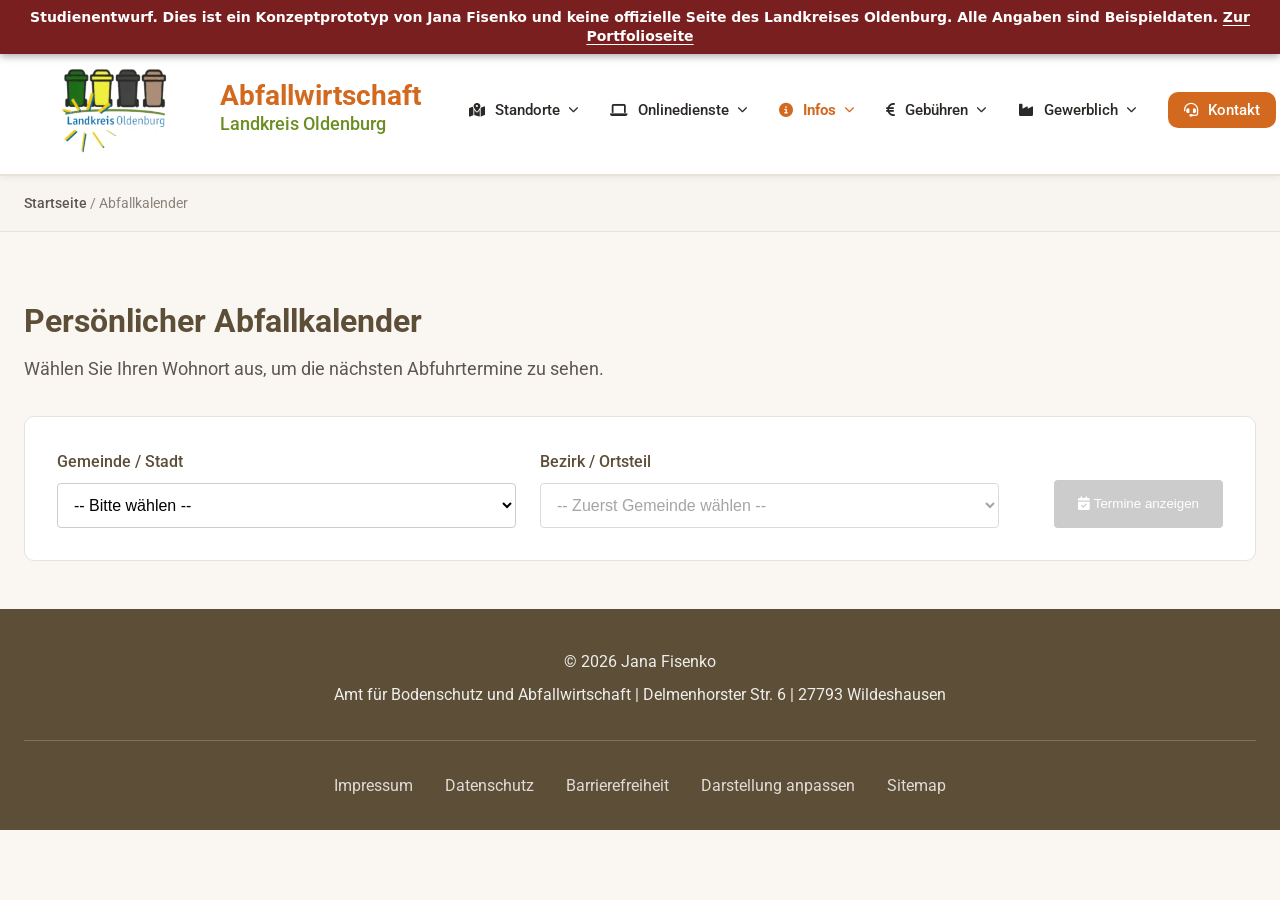
<file: apps/abfallwirtschaft/kalender.html>
﻿<!DOCTYPE html>
<html lang="de">

<head>
<meta name="robots" content="noindex, nofollow">
<style id="studienentwurf-hinweis">
  :root { --se-h: 46px; }
  body { padding-top: calc(var(--header-height, 0px) + var(--se-h)) !important; }
  #se-bar {
    position: fixed; inset: 0 0 auto 0; z-index: 2147483647;
    background: #7a1f1f; color: #fff;
    font: 600 14px/1.35 system-ui, -apple-system, "Segoe UI", sans-serif;
    padding: 8px 16px; text-align: center;
    box-shadow: 0 2px 8px rgba(0,0,0,.35);
    display: flex; align-items: center; justify-content: center; gap: 8px;
    min-height: var(--se-h); box-sizing: border-box;
  }
  #se-bar a { color: #fff; text-underline-offset: 3px; }
  #se-bar b { font-weight: 700; }
  @media (max-width: 640px) { :root { --se-h: 62px; } #se-bar { font-size: 12.5px; } }
  @media print { #se-bar { position: static; } body { padding-top: 0 !important; } }

  /* Fixierte Kopfzeile des Prototyps unter den Hinweis schieben */
  .site-header { top: var(--se-h) !important; }
  html { scroll-padding-top: calc(var(--se-h) + 90px); }

</style>

    <meta charset="UTF-8">
    <meta name="viewport" content="width=device-width, initial-scale=1.0">
    <title>Studienentwurf · Abfallkalender - Abfallwirtschaft Landkreis Oldenburg</title>
    <link rel="stylesheet" href="https://cdnjs.cloudflare.com/ajax/libs/font-awesome/6.5.1/css/all.min.css">
    <link rel="shortcut icon" href="img/favicon.ico?v=2" type="image/x-icon">
    <link href="https://fonts.googleapis.com/css2?family=Roboto:wght@300;400;700&display=swap" rel="stylesheet">
    <link rel="stylesheet" href="css/style.css">
</head>

<body>
<div id="se-bar" role="note"><span><b>Studienentwurf.</b> Dies ist ein Konzeptprototyp von Jana Fisenko und <b>keine offizielle Seite des Landkreises Oldenburg</b>. Alle Angaben sind Beispieldaten. <a href="https://janafisenko.de/">Zur Portfolioseite</a></span></div>
    <div id="header-placeholder"></div>
    <main>
        <div class="breadcrumb-header">
            <div class="container">
                <a href="index.html">Startseite</a> / <span>Abfallkalender</span>
            </div>
        </div>

        <section class="container pt-2">
            <h1 class="section-title">Persönlicher Abfallkalender</h1>
            <p class="section-subtitle">Wählen Sie Ihren Wohnort aus, um die nächsten Abfuhrtermine zu sehen.</p>

            <div class="content-box mt-2">
                <div class="calendar-controls">
                    <div class="calc-group">
                        <label for="cal-gemeinde">Gemeinde / Stadt</label>
                        <select id="cal-gemeinde">
                            <option value="">-- Bitte wählen --</option>
                            <option value="Dötlingen">Dötlingen</option>
                            <option value="Ganderkesee">Ganderkesee</option>
                            <option value="Großenkneten">Großenkneten</option>
                            <option value="Harpstedt">Samtgemeinde Harpstedt</option>
                            <option value="Hatten">Hatten</option>
                            <option value="Hude">Hude</option>
                            <option value="Wardenburg">Wardenburg</option>
                            <option value="Wildeshausen">Wildeshausen</option>
                        </select>
                    </div>
                    <div class="calc-group">
                        <label for="cal-bezirk">Bezirk / Ortsteil</label>
                        <select id="cal-bezirk" disabled>
                            <option value="">-- Zuerst Gemeinde wählen --</option>
                        </select>
                    </div>
                    <div class="calc-group calc-group-action">
                        <button id="btn-show-calendar" class="btn-add" disabled>
                            <i class="fas fa-calendar-check"></i> Termine anzeigen
                        </button>
                    </div>
                </div>
            </div>

            <div id="calendar-output" class="mt-2 hidden">
                <div class="section-header">
                    <h2>Nächste Abfuhrtermine</h2>
                    <div class="calendar-actions">
                        <a href="downloads/abfallkalender.pdf" target="_blank" class="btn-text">
                            <i class="fas fa-file-pdf"></i> Jahreskalender herunterladen (PDF)
                        </a>
                    </div>
                </div>

                <div class="calendar-grid" id="calendar-grid">
                </div>
            </div>

        </section>
    </main>
    <div id="footer-placeholder"></div>
    <script src="js/components.js"></script>
    <script src="js/utils.js"></script>
    <script src="js/navigation.js"></script>
    <script src="js/calendar.js"></script>
    <script src="js/accessibility.js"></script>
    <script src="js/main.js"></script>
</body>

</html>
</file>
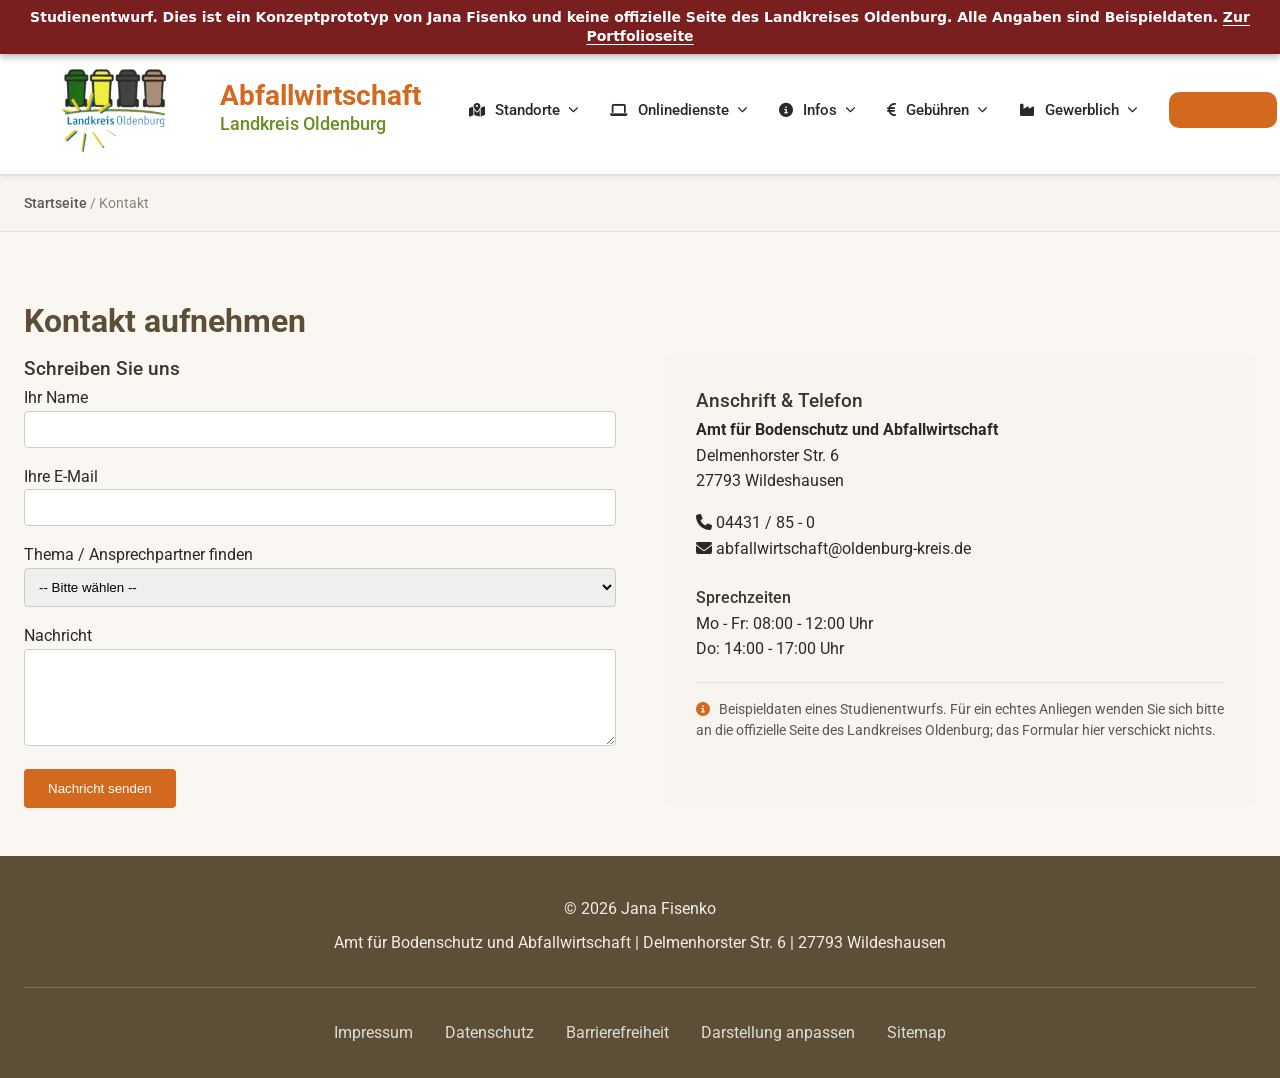
<file: apps/abfallwirtschaft/kontakt.html>
﻿<!DOCTYPE html>
<html lang="de">

<head>
<meta name="robots" content="noindex, nofollow">
<style id="studienentwurf-hinweis">
  :root { --se-h: 46px; }
  body { padding-top: calc(var(--header-height, 0px) + var(--se-h)) !important; }
  #se-bar {
    position: fixed; inset: 0 0 auto 0; z-index: 2147483647;
    background: #7a1f1f; color: #fff;
    font: 600 14px/1.35 system-ui, -apple-system, "Segoe UI", sans-serif;
    padding: 8px 16px; text-align: center;
    box-shadow: 0 2px 8px rgba(0,0,0,.35);
    display: flex; align-items: center; justify-content: center; gap: 8px;
    min-height: var(--se-h); box-sizing: border-box;
  }
  #se-bar a { color: #fff; text-underline-offset: 3px; }
  #se-bar b { font-weight: 700; }
  @media (max-width: 640px) { :root { --se-h: 62px; } #se-bar { font-size: 12.5px; } }
  @media print { #se-bar { position: static; } body { padding-top: 0 !important; } }

  /* Fixierte Kopfzeile des Prototyps unter den Hinweis schieben */
  .site-header { top: var(--se-h) !important; }
  html { scroll-padding-top: calc(var(--se-h) + 90px); }

</style>

    <meta charset="UTF-8">
    <meta name="viewport" content="width=device-width, initial-scale=1.0">
    <title>Studienentwurf · Kontakt - Abfallwirtschaft Landkreis Oldenburg</title>
    <link rel="stylesheet" href="https://cdnjs.cloudflare.com/ajax/libs/font-awesome/6.5.1/css/all.min.css">
    <link rel="shortcut icon" href="img/favicon.ico?v=2" type="image/x-icon">
    <link href="https://fonts.googleapis.com/css2?family=Roboto:wght@300;400;700&display=swap" rel="stylesheet">
    <link rel="stylesheet" href="css/style.css">
</head>

<body>
<div id="se-bar" role="note"><span><b>Studienentwurf.</b> Dies ist ein Konzeptprototyp von Jana Fisenko und <b>keine offizielle Seite des Landkreises Oldenburg</b>. Alle Angaben sind Beispieldaten. <a href="https://janafisenko.de/">Zur Portfolioseite</a></span></div>
    <div id="header-placeholder"></div>

    <main>
        <div class="breadcrumb-header">
            <div class="container">
                <a href="index.html">Startseite</a> / <span>Kontakt</span>
            </div>
        </div>

        <section class="container pt-2">
            <h1 class="section-title">Kontakt aufnehmen</h1>

            <div class="contact-grid">
                <div class="contact-form">
                    <h3>Schreiben Sie uns</h3>
                    <form id="mail-form">
                        <label for="form-name">Ihr Name</label>
                        <input type="text" id="form-name" name="name" autocomplete="name" required>

                        <label for="form-email">Ihre E-Mail</label>
                        <input type="email" id="form-email" name="email" autocomplete="email" required>

                        <label for="form-subject">Thema / Ansprechpartner finden</label>
                        <select id="form-subject" name="thema" required>
                            <option value="">-- Bitte wählen --</option>
                            <option value="allgemein">Allgemeine Anfrage</option>
                            <option value="gebuehren">Gebührenbescheid / Abrechnung</option>
                            <option value="abfuhr">Reklamation Abfuhr (Tonne nicht geleert)</option>
                            <option value="sperrmuell">Sperrmüll & E-Geräte</option>
                            <option value="gewerbe">Gewerbeabfallberatung</option>
                            <option value="wilder_muell">Meldung wilder Müll</option>
                        </select>

                        <label for="form-message">Nachricht</label>
                        <textarea id="form-message" name="nachricht" rows="5" required></textarea>

                        <button type="submit">Nachricht senden</button>
                    </form>
                </div>

                <div class="contact-info-box">
                    <h3>Anschrift & Telefon</h3>
                    <p><strong>Amt für Bodenschutz und Abfallwirtschaft</strong><br>
                        Delmenhorster Str. 6<br>
                        27793 Wildeshausen</p>

                    <p class="mt-1">
                        <i class="fas fa-phone"></i> 04431 / 85 - 0<br>
                        <i class="fas fa-envelope"></i> abfallwirtschaft@oldenburg-kreis.de
                    </p>

                    <h4 class="mt-1-5">Sprechzeiten</h4>
                    <p>Mo - Fr: 08:00 - 12:00 Uhr<br>
                        Do: 14:00 - 17:00 Uhr</p>

                    <p class="contact-info-box__disclaimer">
                        <i class="fas fa-circle-info" aria-hidden="true"></i>
                        Beispieldaten eines Studienentwurfs. Für ein echtes Anliegen wenden Sie sich
                        bitte an die offizielle Seite des Landkreises Oldenburg; das Formular hier
                        verschickt nichts.
                    </p>
                </div>
            </div>
        </section>
    </main>
    <div id="footer-placeholder"></div>
    <script src="js/components.js"></script>
    <script src="js/utils.js"></script>
    <script src="js/navigation.js"></script>
    <script src="js/forms.js"></script>
    <script src="js/accessibility.js"></script>
    <script src="js/main.js"></script>
</body>

</html>
</file>
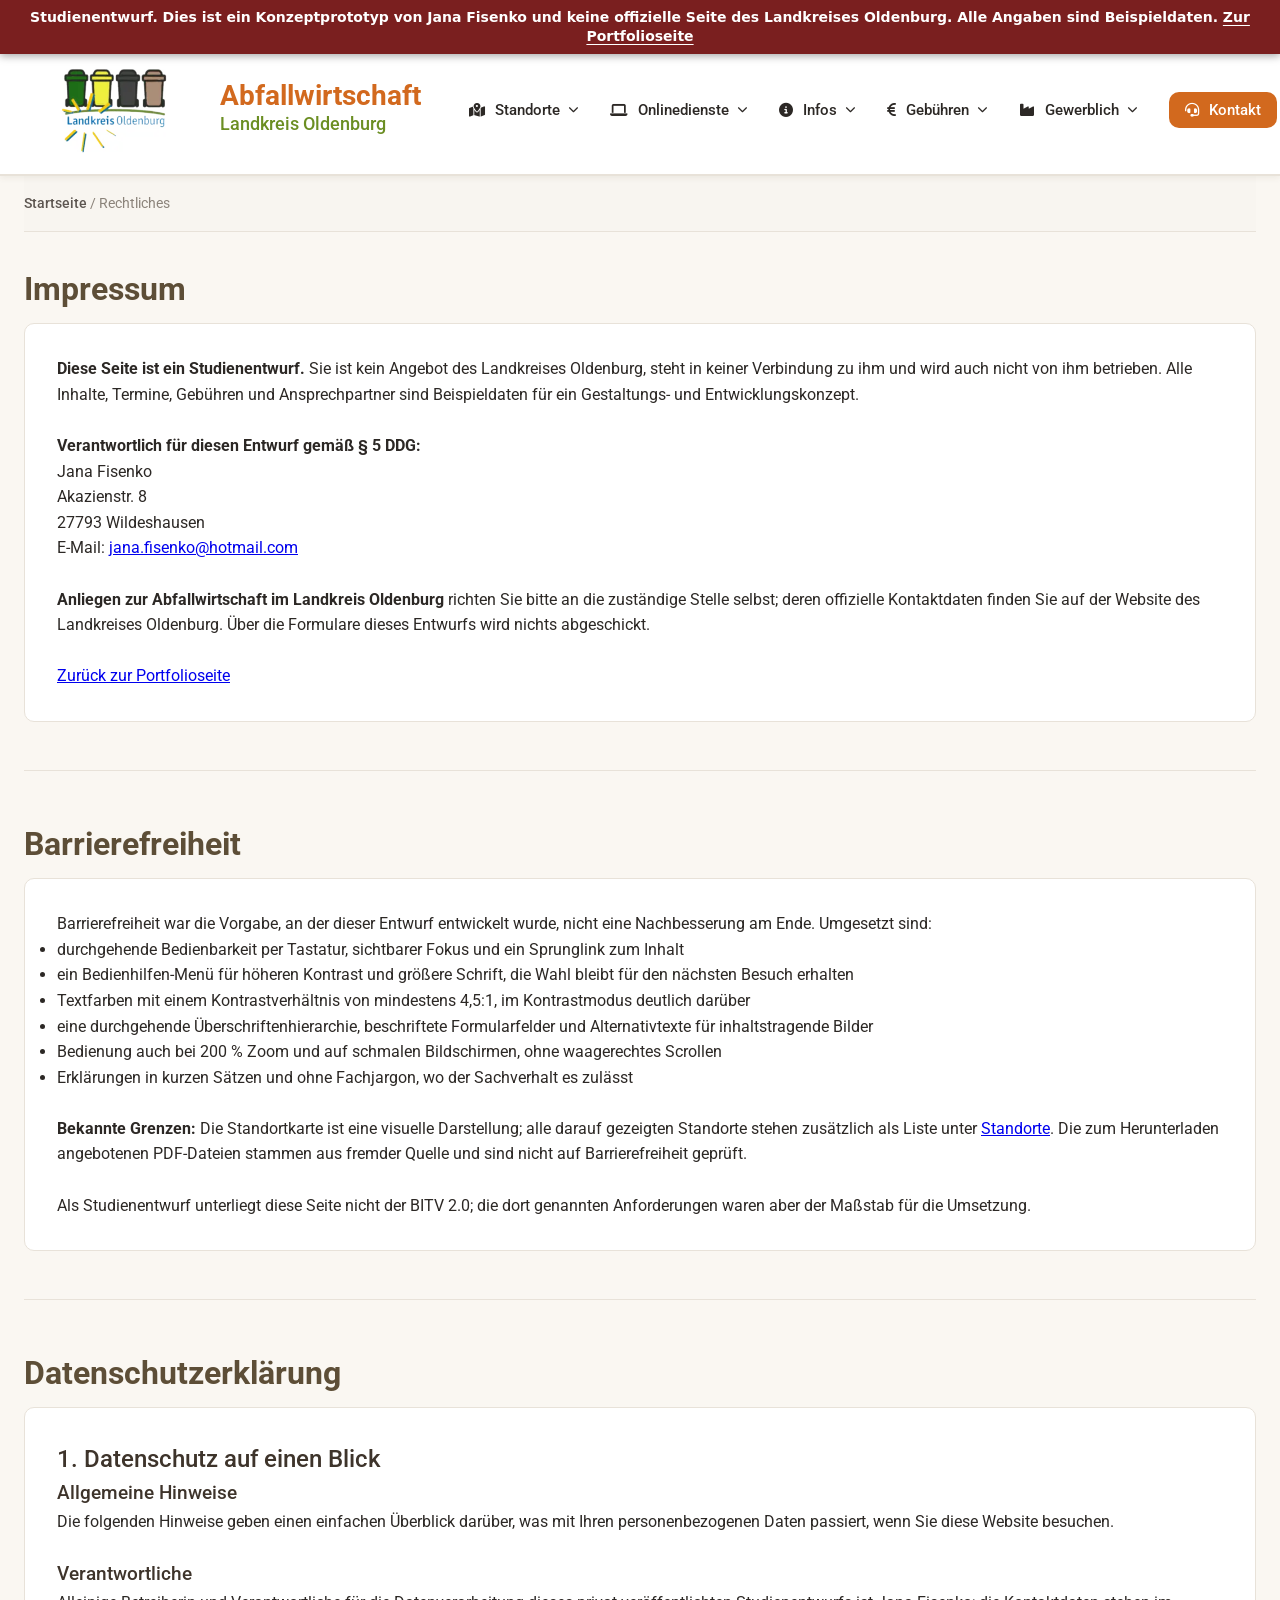
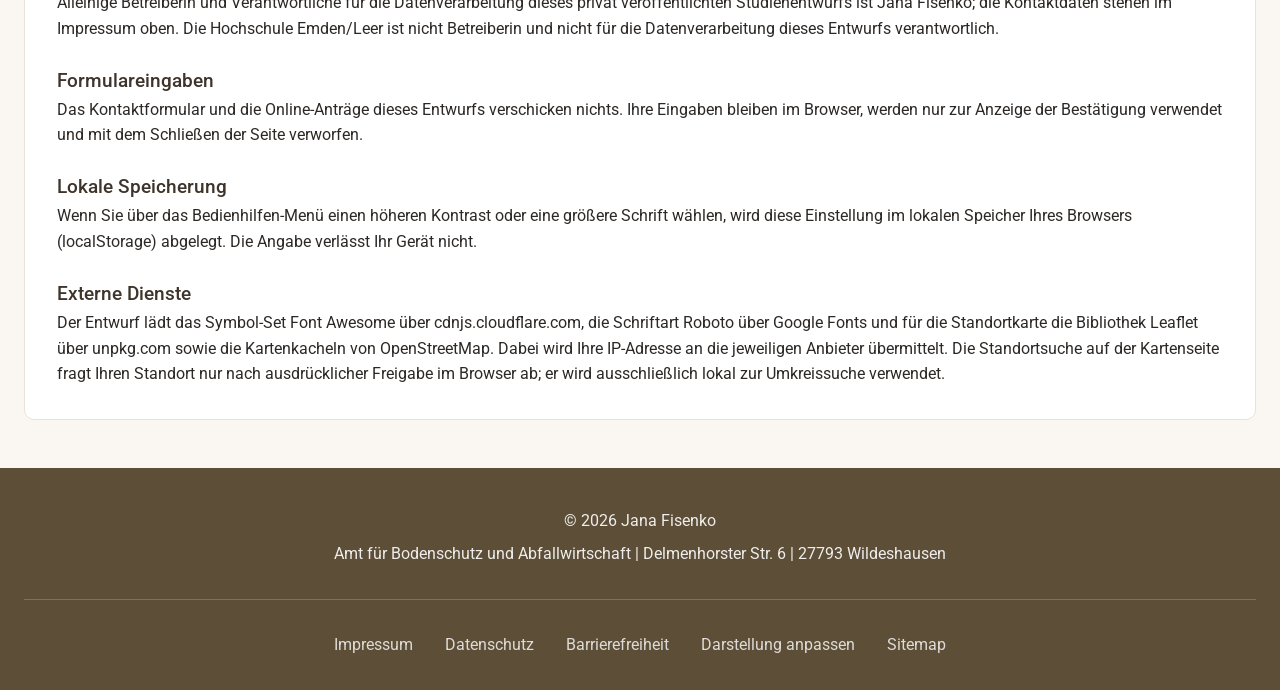
<file: apps/abfallwirtschaft/legal.html>
﻿<!DOCTYPE html>
<html lang="de">

<head>
<meta name="robots" content="noindex, nofollow">
<style id="studienentwurf-hinweis">
  :root { --se-h: 46px; }
  body { padding-top: calc(var(--header-height, 0px) + var(--se-h)) !important; }
  #se-bar {
    position: fixed; inset: 0 0 auto 0; z-index: 2147483647;
    background: #7a1f1f; color: #fff;
    font: 600 14px/1.35 system-ui, -apple-system, "Segoe UI", sans-serif;
    padding: 8px 16px; text-align: center;
    box-shadow: 0 2px 8px rgba(0,0,0,.35);
    display: flex; align-items: center; justify-content: center; gap: 8px;
    min-height: var(--se-h); box-sizing: border-box;
  }
  #se-bar a { color: #fff; text-underline-offset: 3px; }
  #se-bar b { font-weight: 700; }
  @media (max-width: 640px) { :root { --se-h: 62px; } #se-bar { font-size: 12.5px; } }
  @media print { #se-bar { position: static; } body { padding-top: 0 !important; } }

  /* Fixierte Kopfzeile des Prototyps unter den Hinweis schieben */
  .site-header { top: var(--se-h) !important; }
  html { scroll-padding-top: calc(var(--se-h) + 90px); }

</style>

    <meta charset="UTF-8">
    <meta name="viewport" content="width=device-width, initial-scale=1.0">
    <title>Studienentwurf · Rechtliches - Abfallwirtschaft Landkreis Oldenburg</title>
    <link rel="stylesheet" href="https://cdnjs.cloudflare.com/ajax/libs/font-awesome/6.5.1/css/all.min.css">
    <link rel="shortcut icon" href="img/favicon.ico?v=2" type="image/x-icon">
    <link href="https://fonts.googleapis.com/css2?family=Roboto:wght@300;400;700&display=swap" rel="stylesheet">
    <link rel="stylesheet" href="css/style.css">
</head>

<body>
<div id="se-bar" role="note"><span><b>Studienentwurf.</b> Dies ist ein Konzeptprototyp von Jana Fisenko und <b>keine offizielle Seite des Landkreises Oldenburg</b>. Alle Angaben sind Beispieldaten. <a href="https://janafisenko.de/">Zur Portfolioseite</a></span></div>
    <div id="header-placeholder"></div>

    <main class="container">
        <div class="breadcrumb-header">
            <a href="index.html">Startseite</a> /
            <span>Rechtliches</span>
        </div>

        <div id="impressum">
            <h1 class="section-title">Impressum</h1>
            <div class="content-box">
                <p><strong>Diese Seite ist ein Studienentwurf.</strong> Sie ist kein Angebot des
                    Landkreises Oldenburg, steht in keiner Verbindung zu ihm und wird auch nicht
                    von ihm betrieben. Alle Inhalte, Termine, Gebühren und Ansprechpartner sind
                    Beispieldaten für ein Gestaltungs- und Entwicklungskonzept.</p>
                <br>
                <p><strong>Verantwortlich für diesen Entwurf gemäß § 5 DDG:</strong></p>
                <p>Jana Fisenko<br>
                    Akazienstr. 8<br>
                    27793 Wildeshausen<br>
                    E-Mail: <a href="mailto:jana.fisenko@hotmail.com">jana.fisenko@hotmail.com</a></p>
                <br>
                <p><strong>Anliegen zur Abfallwirtschaft im Landkreis Oldenburg</strong> richten Sie
                    bitte an die zuständige Stelle selbst; deren offizielle Kontaktdaten finden Sie
                    auf der Website des Landkreises Oldenburg. Über die Formulare dieses Entwurfs
                    wird nichts abgeschickt.</p>
                <br>
                <p><a href="https://janafisenko.de/#gestaltung">Zurück zur Portfolioseite</a></p>
            </div>
        </div>

        <hr class="divider">

        <div id="barrierefreiheit">
            <h1 class="section-title">Barrierefreiheit</h1>
            <div class="content-box">
                <p>Barrierefreiheit war die Vorgabe, an der dieser Entwurf entwickelt wurde, nicht
                    eine Nachbesserung am Ende. Umgesetzt sind:</p>
                <ul>
                    <li>durchgehende Bedienbarkeit per Tastatur, sichtbarer Fokus und ein
                        Sprunglink zum Inhalt</li>
                    <li>ein Bedienhilfen-Menü für höheren Kontrast und größere Schrift, die Wahl
                        bleibt für den nächsten Besuch erhalten</li>
                    <li>Textfarben mit einem Kontrastverhältnis von mindestens 4,5:1, im
                        Kontrastmodus deutlich darüber</li>
                    <li>eine durchgehende Überschriftenhierarchie, beschriftete Formularfelder und
                        Alternativtexte für inhaltstragende Bilder</li>
                    <li>Bedienung auch bei 200&nbsp;% Zoom und auf schmalen Bildschirmen, ohne
                        waagerechtes Scrollen</li>
                    <li>Erklärungen in kurzen Sätzen und ohne Fachjargon, wo der Sachverhalt es
                        zulässt</li>
                </ul>
                <br>
                <p><strong>Bekannte Grenzen:</strong> Die Standortkarte ist eine visuelle
                    Darstellung; alle darauf gezeigten Standorte stehen zusätzlich als Liste unter
                    <a href="standorte.html">Standorte</a>. Die zum Herunterladen angebotenen
                    PDF-Dateien stammen aus fremder Quelle und sind nicht auf Barrierefreiheit
                    geprüft.</p>
                <br>
                <p>Als Studienentwurf unterliegt diese Seite nicht der BITV&nbsp;2.0; die dort
                    genannten Anforderungen waren aber der Maßstab für die Umsetzung.</p>
            </div>
        </div>

        <hr class="divider">

        <div id="datenschutz" class="pb-3">
            <h1 class="section-title">Datenschutzerklärung</h1>
            <div class="content-box">
                <h2>1. Datenschutz auf einen Blick</h2>
                <h3>Allgemeine Hinweise</h3>
                <p>Die folgenden Hinweise geben einen einfachen Überblick darüber, was mit Ihren personenbezogenen Daten
                    passiert, wenn Sie diese Website besuchen.</p>
                <br>
                <h3>Verantwortliche</h3>
                <p>Alleinige Betreiberin und Verantwortliche für die Datenverarbeitung dieses
                    privat veröffentlichten Studienentwurfs ist Jana Fisenko; die Kontaktdaten stehen
                    im Impressum oben. Die Hochschule Emden/Leer ist nicht Betreiberin und nicht
                    für die Datenverarbeitung dieses Entwurfs verantwortlich.</p>
                <br>
                <h3>Formulareingaben</h3>
                <p>Das Kontaktformular und die Online-Anträge dieses Entwurfs verschicken nichts.
                    Ihre Eingaben bleiben im Browser, werden nur zur Anzeige der Bestätigung
                    verwendet und mit dem Schließen der Seite verworfen.</p>
                <br>
                <h3>Lokale Speicherung</h3>
                <p>Wenn Sie über das Bedienhilfen-Menü einen höheren Kontrast oder eine größere
                    Schrift wählen, wird diese Einstellung im lokalen Speicher Ihres Browsers
                    (localStorage) abgelegt. Die Angabe verlässt Ihr Gerät nicht.</p>
                <br>
                <h3>Externe Dienste</h3>
                <p>Der Entwurf lädt das Symbol-Set Font&nbsp;Awesome über cdnjs.cloudflare.com, die
                    Schriftart Roboto über Google&nbsp;Fonts und für die Standortkarte die Bibliothek
                    Leaflet über unpkg.com sowie die Kartenkacheln von OpenStreetMap. Dabei wird Ihre
                    IP-Adresse an die jeweiligen Anbieter übermittelt. Die Standortsuche auf der
                    Kartenseite fragt Ihren Standort nur nach ausdrücklicher Freigabe im Browser ab;
                    er wird ausschließlich lokal zur Umkreissuche verwendet.</p>
            </div>
        </div>
    </main>
    <div id="footer-placeholder"></div>
    <script src="js/components.js"></script>
    <script src="js/utils.js"></script>
    <script src="js/navigation.js"></script>
    <script src="js/accessibility.js"></script>
    <script src="js/main.js"></script>
</body>

</html>
</file>
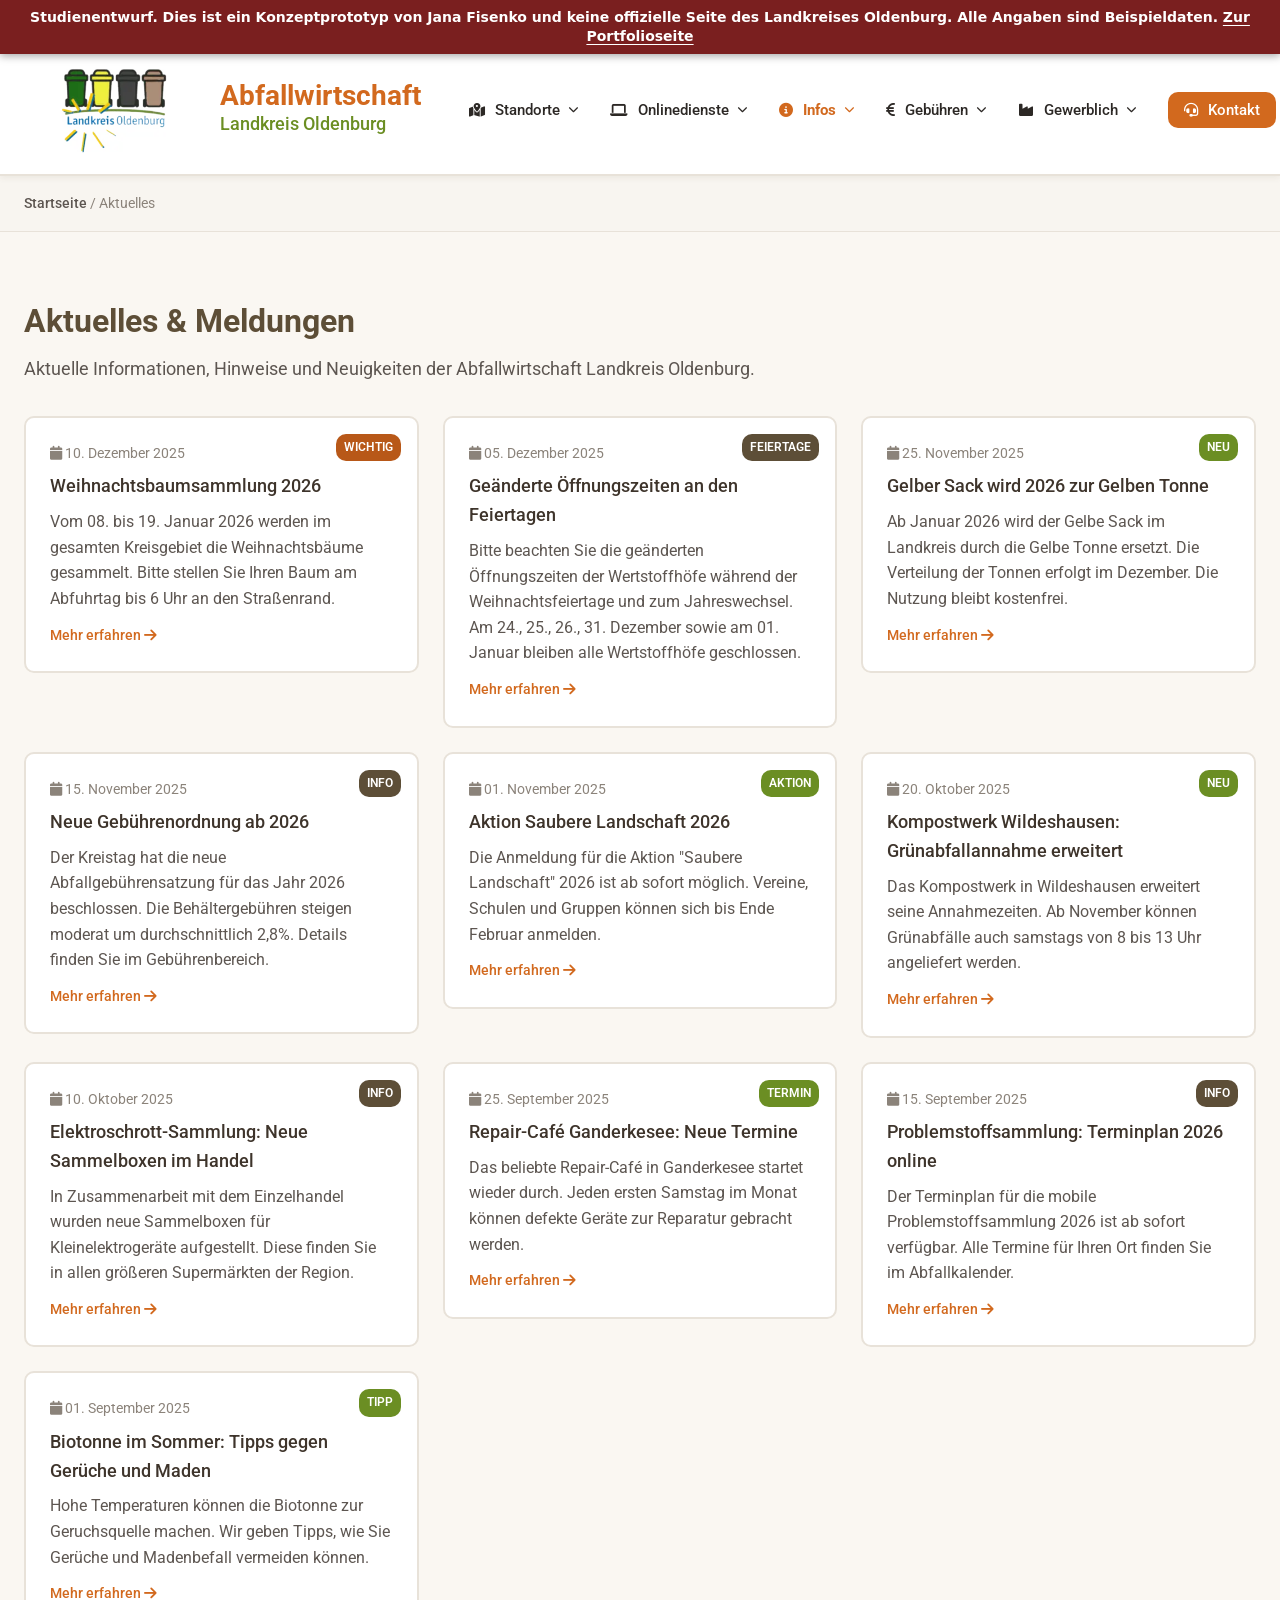
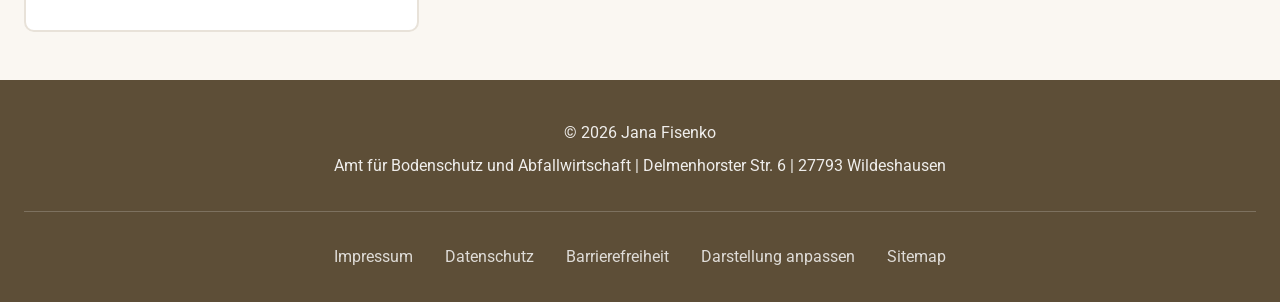
<file: apps/abfallwirtschaft/news.html>
﻿<!DOCTYPE html>
<html lang="de">

<head>
<meta name="robots" content="noindex, nofollow">
<style id="studienentwurf-hinweis">
  :root { --se-h: 46px; }
  body { padding-top: calc(var(--header-height, 0px) + var(--se-h)) !important; }
  #se-bar {
    position: fixed; inset: 0 0 auto 0; z-index: 2147483647;
    background: #7a1f1f; color: #fff;
    font: 600 14px/1.35 system-ui, -apple-system, "Segoe UI", sans-serif;
    padding: 8px 16px; text-align: center;
    box-shadow: 0 2px 8px rgba(0,0,0,.35);
    display: flex; align-items: center; justify-content: center; gap: 8px;
    min-height: var(--se-h); box-sizing: border-box;
  }
  #se-bar a { color: #fff; text-underline-offset: 3px; }
  #se-bar b { font-weight: 700; }
  @media (max-width: 640px) { :root { --se-h: 62px; } #se-bar { font-size: 12.5px; } }
  @media print { #se-bar { position: static; } body { padding-top: 0 !important; } }

  /* Fixierte Kopfzeile des Prototyps unter den Hinweis schieben */
  .site-header { top: var(--se-h) !important; }
  html { scroll-padding-top: calc(var(--se-h) + 90px); }

</style>

    <meta charset="UTF-8">
    <meta name="viewport" content="width=device-width, initial-scale=1.0">
    <meta name="description" content="Aktuelle Meldungen und Hinweise der Abfallwirtschaft Landkreis Oldenburg">
    <title>Studienentwurf · Aktuelles & Meldungen - Abfallwirtschaft Landkreis Oldenburg</title>
    <link rel="stylesheet" href="https://cdnjs.cloudflare.com/ajax/libs/font-awesome/6.5.1/css/all.min.css">
    <link rel="shortcut icon" href="img/favicon.ico?v=2" type="image/x-icon">
    <link href="https://fonts.googleapis.com/css2?family=Roboto:wght@300;400;700&display=swap" rel="stylesheet">
    <link rel="stylesheet" href="css/style.css">
</head>

<body>
<div id="se-bar" role="note"><span><b>Studienentwurf.</b> Dies ist ein Konzeptprototyp von Jana Fisenko und <b>keine offizielle Seite des Landkreises Oldenburg</b>. Alle Angaben sind Beispieldaten. <a href="https://janafisenko.de/">Zur Portfolioseite</a></span></div>
    <div id="header-placeholder"></div>
    <main>
        <div class="breadcrumb-header">
            <div class="container">
                <a href="index.html">Startseite</a> / <span>Aktuelles</span>
            </div>
        </div>

        <section class="container pt-2">
            <h1 class="section-title">Aktuelles & Meldungen</h1>
            <p class="section-subtitle">Aktuelle Informationen, Hinweise und Neuigkeiten der Abfallwirtschaft Landkreis
                Oldenburg.</p>

            <div class="news-archive-grid" id="news-archive-grid">
                <div class="loading-spinner"><i class="fas fa-spinner fa-spin"></i> Lade Meldungen...</div>
            </div>
        </section>
    </main>
    <div id="footer-placeholder"></div>
    <script src="js/components.js"></script>
    <script src="js/utils.js"></script>
    <script src="js/navigation.js"></script>
    <script src="js/accessibility.js"></script>
    <script src="js/data-loaders.js"></script>
    <script src="js/main.js"></script>
</body>

</html>
</file>
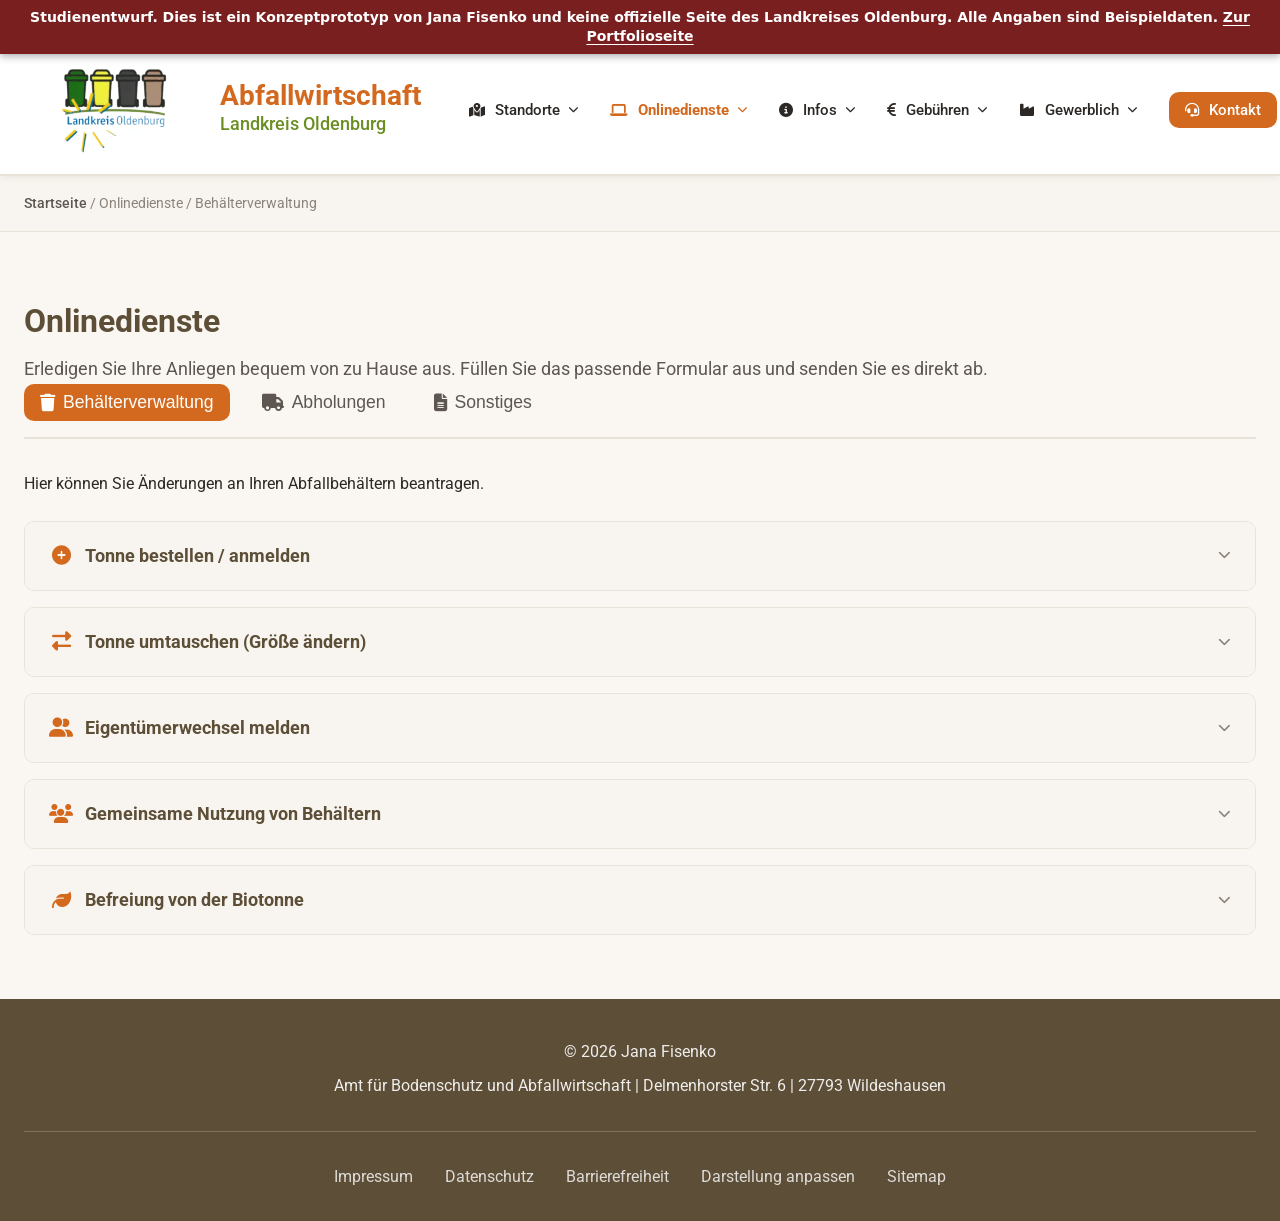
<file: apps/abfallwirtschaft/onlinedienste.html>
﻿<!DOCTYPE html>
<html lang="de">

<head>
<meta name="robots" content="noindex, nofollow">
<style id="studienentwurf-hinweis">
  :root { --se-h: 46px; }
  body { padding-top: calc(var(--header-height, 0px) + var(--se-h)) !important; }
  #se-bar {
    position: fixed; inset: 0 0 auto 0; z-index: 2147483647;
    background: #7a1f1f; color: #fff;
    font: 600 14px/1.35 system-ui, -apple-system, "Segoe UI", sans-serif;
    padding: 8px 16px; text-align: center;
    box-shadow: 0 2px 8px rgba(0,0,0,.35);
    display: flex; align-items: center; justify-content: center; gap: 8px;
    min-height: var(--se-h); box-sizing: border-box;
  }
  #se-bar a { color: #fff; text-underline-offset: 3px; }
  #se-bar b { font-weight: 700; }
  @media (max-width: 640px) { :root { --se-h: 62px; } #se-bar { font-size: 12.5px; } }
  @media print { #se-bar { position: static; } body { padding-top: 0 !important; } }

  /* Fixierte Kopfzeile des Prototyps unter den Hinweis schieben */
  .site-header { top: var(--se-h) !important; }
  html { scroll-padding-top: calc(var(--se-h) + 90px); }

</style>

    <meta charset="UTF-8">
    <meta name="viewport" content="width=device-width, initial-scale=1.0">
    <title>Studienentwurf · Onlinedienste - Abfallwirtschaft Landkreis Oldenburg</title>
    <link rel="stylesheet" href="https://cdnjs.cloudflare.com/ajax/libs/font-awesome/6.5.1/css/all.min.css">
    <link rel="shortcut icon" href="img/favicon.ico?v=2" type="image/x-icon">
    <link href="https://fonts.googleapis.com/css2?family=Roboto:wght@300;400;700&display=swap" rel="stylesheet">
    <link rel="stylesheet" href="css/style.css">
</head>

<body>
<div id="se-bar" role="note"><span><b>Studienentwurf.</b> Dies ist ein Konzeptprototyp von Jana Fisenko und <b>keine offizielle Seite des Landkreises Oldenburg</b>. Alle Angaben sind Beispieldaten. <a href="https://janafisenko.de/">Zur Portfolioseite</a></span></div>
    <div id="header-placeholder"></div>

    <main>
        <div class="breadcrumb-header">
            <div class="container">
                <a href="index.html">Startseite</a> / <span>Onlinedienste</span>
            </div>
        </div>

        <section class="container pt-2">
            <h1 class="section-title">Onlinedienste</h1>
            <p class="section-subtitle">Erledigen Sie Ihre Anliegen bequem von zu Hause aus. Füllen Sie das passende
                Formular aus und senden Sie es direkt ab.</p>

            <!-- Reiternavigation -->
            <div class="tabs-nav">
                <button class="tab-btn active" data-tab="behaelter">
                    <i class="fas fa-trash"></i> Behälterverwaltung
                </button>
                <button class="tab-btn" data-tab="abholung">
                    <i class="fas fa-truck"></i> Abholungen
                </button>
                <button class="tab-btn" data-tab="sonstiges">
                    <i class="fas fa-file-alt"></i> Sonstiges
                </button>
            </div>

            <!-- Reiter: Behaelter -->
            <div id="behaelter" class="tab-content active">
                <p class="mb-2">Hier können Sie Änderungen an Ihren Abfallbehältern beantragen.</p>

                <!-- Antrag 1: Tonne bestellen -->
                <details class="service-form-card" id="tonne-bestellen">
                    <summary>
                        <i class="fas fa-plus-circle"></i> Tonne bestellen / anmelden
                    </summary>
                    <div class="service-form-content">
                        <form class="online-form" data-service="Tonne bestellen">
                            <div class="form-row">
                                <div class="form-group">
                                    <label for="tb-name">Name *</label>
                                    <input type="text" id="tb-name" name="name" required>
                                </div>
                                <div class="form-group">
                                    <label for="tb-email">E-Mail *</label>
                                    <input type="email" id="tb-email" name="email" required>
                                </div>
                            </div>
                            <div class="form-group">
                                <label for="tb-adresse">Adresse (Straße, Hausnr., PLZ, Ort) *</label>
                                <input type="text" id="tb-adresse" name="adresse" required>
                            </div>
                            <div class="form-row">
                                <div class="form-group">
                                    <label for="tb-tonnenart">Tonnenart *</label>
                                    <select id="tb-tonnenart" name="tonnenart" required>
                                        <option value="">-- Bitte wählen --</option>
                                        <option value="Restabfall">Restabfalltonne</option>
                                        <option value="Bioabfall">Bioabfalltonne</option>
                                        <option value="Altpapier">Altpapiertonne</option>
                                    </select>
                                </div>
                                <div class="form-group">
                                    <label for="tb-groesse">Größe *</label>
                                    <select id="tb-groesse" name="groesse" required>
                                        <option value="">-- Bitte wählen --</option>
                                        <option value="80L">80 Liter</option>
                                        <option value="120L">120 Liter</option>
                                        <option value="240L">240 Liter</option>
                                        <option value="1100L">1.100 Liter (Großbehälter)</option>
                                    </select>
                                </div>
                            </div>
                            <div class="form-group">
                                <label for="tb-bemerkung">Bemerkungen</label>
                                <textarea id="tb-bemerkung" name="bemerkung" rows="3"></textarea>
                            </div>
                            <button type="submit" class="btn-submit"><i class="fas fa-paper-plane"></i>
                                Absenden</button>
                        </form>
                    </div>
                </details>

                <!-- Antrag 2: Tonne umtauschen -->
                <details class="service-form-card" id="tonne-umtauschen">
                    <summary>
                        <i class="fas fa-exchange-alt"></i> Tonne umtauschen (Größe ändern)
                    </summary>
                    <div class="service-form-content">
                        <form class="online-form" data-service="Tonne umtauschen">
                            <div class="form-row">
                                <div class="form-group">
                                    <label for="tu-name">Name *</label>
                                    <input type="text" id="tu-name" name="name" required>
                                </div>
                                <div class="form-group">
                                    <label for="tu-email">E-Mail *</label>
                                    <input type="email" id="tu-email" name="email" required>
                                </div>
                            </div>
                            <div class="form-group">
                                <label for="tu-adresse">Adresse *</label>
                                <input type="text" id="tu-adresse" name="adresse" required>
                            </div>
                            <div class="form-row">
                                <div class="form-group">
                                    <label for="tu-tonnenart">Tonnenart *</label>
                                    <select id="tu-tonnenart" name="tonnenart" required>
                                        <option value="">-- Bitte wählen --</option>
                                        <option value="Restabfall">Restabfalltonne</option>
                                        <option value="Bioabfall">Bioabfalltonne</option>
                                        <option value="Altpapier">Altpapiertonne</option>
                                    </select>
                                </div>
                                <div class="form-group">
                                    <label for="tu-aktuelle-groesse">Aktuelle Größe *</label>
                                    <select id="tu-aktuelle-groesse" name="aktuelle_groesse" required>
                                        <option value="">-- Bitte wählen --</option>
                                        <option value="80L">80 Liter</option>
                                        <option value="120L">120 Liter</option>
                                        <option value="240L">240 Liter</option>
                                        <option value="1100L">1.100 Liter (Großbehälter)</option>
                                    </select>
                                </div>
                                <div class="form-group">
                                    <label for="tu-neue-groesse">Gewünschte Größe *</label>
                                    <select id="tu-neue-groesse" name="neue_groesse" required>
                                        <option value="">-- Bitte wählen --</option>
                                        <option value="80L">80 Liter</option>
                                        <option value="120L">120 Liter</option>
                                        <option value="240L">240 Liter</option>
                                        <option value="1100L">1.100 Liter (Großbehälter)</option>
                                    </select>
                                </div>
                            </div>
                            <div class="form-group">
                                <label for="tu-begruendung">Begründung</label>
                                <textarea id="tu-begruendung" name="begruendung" rows="3"
                                    placeholder="z.B. Haushaltsgröße geändert"></textarea>
                            </div>
                            <button type="submit" class="btn-submit"><i class="fas fa-paper-plane"></i>
                                Absenden</button>
                        </form>
                    </div>
                </details>

                <!-- Antrag 3: Eigentuemerwechsel -->
                <details class="service-form-card" id="eigentuemerwechsel">
                    <summary>
                        <i class="fas fa-user-friends"></i> Eigentümerwechsel melden
                    </summary>
                    <div class="service-form-content">
                        <form class="online-form" data-service="Eigentümerwechsel">
                            <div class="form-row">
                                <div class="form-group">
                                    <label for="ew-alter-name">Bisheriger Eigentümer *</label>
                                    <input type="text" id="ew-alter-name" name="alter_eigentuemer" required>
                                </div>
                                <div class="form-group">
                                    <label for="ew-neuer-name">Neuer Eigentümer *</label>
                                    <input type="text" id="ew-neuer-name" name="neuer_eigentuemer" required>
                                </div>
                            </div>
                            <div class="form-group">
                                <label for="ew-adresse">Adresse des Grundstücks *</label>
                                <input type="text" id="ew-adresse" name="adresse" required>
                            </div>
                            <div class="form-row">
                                <div class="form-group">
                                    <label for="ew-datum">Datum des Wechsels *</label>
                                    <input type="date" id="ew-datum" name="datum" required>
                                </div>
                                <div class="form-group">
                                    <label for="ew-email">E-Mail (neuer Eigentümer) *</label>
                                    <input type="email" id="ew-email" name="email" required>
                                </div>
                            </div>
                            <button type="submit" class="btn-submit"><i class="fas fa-paper-plane"></i>
                                Absenden</button>
                        </form>
                    </div>
                </details>

                <!-- Antrag 4: Gemeinsame Behaelternutzung -->
                <details class="service-form-card" id="gemeinsame-nutzung">
                    <summary>
                        <i class="fas fa-users"></i> Gemeinsame Nutzung von Behältern
                    </summary>
                    <div class="service-form-content">
                        <p class="form-info"><i class="fas fa-info-circle"></i> Bei gemeinsamer Nutzung einer Tonne mit
                            einem Nachbarhaushalt teilen sich beide Parteien die Gebühren.</p>
                        <form class="online-form" data-service="Gemeinsame Nutzung">
                            <div class="form-row">
                                <div class="form-group">
                                    <label for="gn-name1">Antragsteller (Name) *</label>
                                    <input type="text" id="gn-name1" name="antragsteller" required>
                                </div>
                                <div class="form-group">
                                    <label for="gn-adresse1">Adresse Antragsteller *</label>
                                    <input type="text" id="gn-adresse1" name="adresse_antragsteller" required>
                                </div>
                            </div>
                            <div class="form-row">
                                <div class="form-group">
                                    <label for="gn-name2">Partner-Haushalt (Name) *</label>
                                    <input type="text" id="gn-name2" name="partner" required>
                                </div>
                                <div class="form-group">
                                    <label for="gn-adresse2">Adresse Partner *</label>
                                    <input type="text" id="gn-adresse2" name="adresse_partner" required>
                                </div>
                            </div>
                            <div class="form-group">
                                <label for="gn-email">E-Mail *</label>
                                <input type="email" id="gn-email" name="email" required>
                            </div>
                            <button type="submit" class="btn-submit"><i class="fas fa-paper-plane"></i>
                                Absenden</button>
                        </form>
                    </div>
                </details>

                <!-- Antrag 5: Befreiung von der Biotonne -->
                <details class="service-form-card" id="biotonne-befreiung">
                    <summary>
                        <i class="fas fa-leaf"></i> Befreiung von der Biotonne
                    </summary>
                    <div class="service-form-content">
                        <p class="form-info"><i class="fas fa-info-circle"></i> Eine Befreiung ist möglich, wenn Sie
                            Ihren Bioabfall vollständig selbst kompostieren.</p>
                        <form class="online-form" data-service="Biotonne Befreiung">
                            <div class="form-row">
                                <div class="form-group">
                                    <label for="bb-name">Name *</label>
                                    <input type="text" id="bb-name" name="name" required>
                                </div>
                                <div class="form-group">
                                    <label for="bb-email">E-Mail *</label>
                                    <input type="email" id="bb-email" name="email" required>
                                </div>
                            </div>
                            <div class="form-group">
                                <label for="bb-adresse">Adresse *</label>
                                <input type="text" id="bb-adresse" name="adresse" required>
                            </div>
                            <div class="form-group">
                                <label for="bb-begruendung">Begründung *</label>
                                <select id="bb-begruendung" name="begruendung" required>
                                    <option value="">-- Bitte wählen --</option>
                                    <option value="Eigenkompostierung">Eigenkompostierung auf dem Grundstück</option>
                                    <option value="Kein Bioabfall">Kein verwertbarer Bioabfall</option>
                                </select>
                            </div>
                            <div class="form-group">
                                <label>
                                    <input type="checkbox" name="bestaetigung" required>
                                    Ich bestätige, dass ich meinen Bioabfall vollständig selbst verwerte. *
                                </label>
                            </div>
                            <button type="submit" class="btn-submit"><i class="fas fa-paper-plane"></i>
                                Absenden</button>
                        </form>
                    </div>
                </details>
            </div>

            <!-- Reiter: Abholung -->
            <div id="abholung" class="tab-content">
                <p class="mb-2">Beantragen Sie hier die Abholung von Sperrmüll oder Elektrogeräten.</p>

                <!-- Antrag 1: Sperrmuell anmelden -->
                <details class="service-form-card" id="sperrmuell" open>
                    <summary>
                        <i class="fas fa-couch"></i> Sperrmüll anmelden
                    </summary>
                    <div class="service-form-content">
                        <div class="form-options">
                            <div class="option-card">
                                <h4><i class="fas fa-bolt"></i> Express-Abholung</h4>
                                <p>Abholung innerhalb von 5 Werktagen</p>
                                <p class="price">29,00 € pauschal</p>
                            </div>
                            <div class="option-card">
                                <h4><i class="fas fa-clock"></i> Standard-Abholung</h4>
                                <p>Abholung zum nächsten Termin (ca. 2-4 Wochen)</p>
                                <p class="price">Kostenlos</p>
                            </div>
                        </div>
                        <form class="online-form" data-service="Sperrmüll Anmeldung">
                            <div class="form-row">
                                <div class="form-group">
                                    <label for="sm-name">Name *</label>
                                    <input type="text" id="sm-name" name="name" required>
                                </div>
                                <div class="form-group">
                                    <label for="sm-email">E-Mail *</label>
                                    <input type="email" id="sm-email" name="email" required>
                                </div>
                            </div>
                            <div class="form-group">
                                <label for="sm-adresse">Abhol-Adresse *</label>
                                <input type="text" id="sm-adresse" name="adresse" required>
                            </div>
                            <div class="form-row">
                                <div class="form-group">
                                    <label for="sm-art">Abholart *</label>
                                    <select id="sm-art" name="art" required>
                                        <option value="">-- Bitte wählen --</option>
                                        <option value="Express">Express (29,00 €)</option>
                                        <option value="Standard">Standard (kostenlos)</option>
                                    </select>
                                </div>
                                <div class="form-group">
                                    <label for="sm-wunschtermin">Wunschtermin</label>
                                    <input type="date" id="sm-wunschtermin" name="wunschtermin">
                                </div>
                            </div>
                            <div class="form-group">
                                <label for="sm-beschreibung">Was soll abgeholt werden? *</label>
                                <textarea id="sm-beschreibung" name="beschreibung" rows="4" required
                                    placeholder="z.B. 1 Sofa, 2 Stühle, 1 Matratze..."></textarea>
                            </div>
                            <button type="submit" class="btn-submit"><i class="fas fa-paper-plane"></i>
                                Absenden</button>
                        </form>
                    </div>
                </details>

                <!-- Antrag 2: Abholung von Haushaltsgrossgeraeten -->
                <details class="service-form-card" id="elektrogeraete">
                    <summary>
                        <i class="fas fa-tv"></i> Haushaltsgroßgeräte Abfuhr
                    </summary>
                    <div class="service-form-content">
                        <p class="form-info"><i class="fas fa-info-circle"></i> Die Abholung von Großgeräten
                            (Kühlschrank, Waschmaschine, etc.) ist kostenlos.</p>
                        <form class="online-form" data-service="Elektrogeräte Abholung">
                            <div class="form-row">
                                <div class="form-group">
                                    <label for="eg-name">Name *</label>
                                    <input type="text" id="eg-name" name="name" required>
                                </div>
                                <div class="form-group">
                                    <label for="eg-email">E-Mail *</label>
                                    <input type="email" id="eg-email" name="email" required>
                                </div>
                            </div>
                            <div class="form-group">
                                <label for="eg-adresse">Abhol-Adresse *</label>
                                <input type="text" id="eg-adresse" name="adresse" required>
                            </div>
                            <div class="form-row">
                                <div class="form-group">
                                    <label for="eg-geraet">Geräteart *</label>
                                    <select id="eg-geraet" name="geraet" required>
                                        <option value="">-- Bitte wählen --</option>
                                        <option value="Kühlschrank">Kühlschrank / Gefrierschrank</option>
                                        <option value="Waschmaschine">Waschmaschine</option>
                                        <option value="Trockner">Trockner</option>
                                        <option value="Spülmaschine">Spülmaschine</option>
                                        <option value="Herd">Herd / Backofen</option>
                                        <option value="Fernseher">Fernseher</option>
                                        <option value="Sonstiges">Sonstiges Großgerät</option>
                                    </select>
                                </div>
                                <div class="form-group">
                                    <label for="eg-anzahl">Anzahl *</label>
                                    <input type="number" id="eg-anzahl" name="anzahl" min="1" max="5" value="1"
                                        required>
                                </div>
                            </div>
                            <div class="form-group">
                                <label for="eg-bemerkung">Bemerkungen</label>
                                <textarea id="eg-bemerkung" name="bemerkung" rows="3"
                                    placeholder="z.B. Gerät steht im Keller"></textarea>
                            </div>
                            <button type="submit" class="btn-submit"><i class="fas fa-paper-plane"></i>
                                Absenden</button>
                        </form>
                    </div>
                </details>
            </div>

            <!-- Reiter: Sonstiges -->
            <div id="sonstiges" class="tab-content">
                <p class="mb-2">Weitere Anträge und Meldungen.</p>

                <!-- SEPA-Lastschriftmandat -->
                <details class="service-form-card" id="sepa-mandat">
                    <summary>
                        <i class="fas fa-university"></i> SEPA-Lastschriftmandat
                    </summary>
                    <div class="service-form-content">
                        <p class="form-info"><i class="fas fa-info-circle"></i> Mit einem SEPA-Lastschriftmandat können
                            wir die Gebühren bequem von Ihrem Konto abbuchen.</p>
                        <form class="online-form" data-service="SEPA-Lastschriftmandat">
                            <div class="form-row">
                                <div class="form-group">
                                    <label for="sepa-name">Kontoinhaber (Name) *</label>
                                    <input type="text" id="sepa-name" name="kontoinhaber" required>
                                </div>
                                <div class="form-group">
                                    <label for="sepa-email">E-Mail *</label>
                                    <input type="email" id="sepa-email" name="email" required>
                                </div>
                            </div>
                            <div class="form-group">
                                <label for="sepa-adresse">Anschrift *</label>
                                <input type="text" id="sepa-adresse" name="adresse" required
                                    placeholder="Straße, Hausnr., PLZ, Ort">
                            </div>
                            <div class="form-row">
                                <div class="form-group">
                                    <label for="sepa-iban">IBAN *</label>
                                    <input type="text" id="sepa-iban" name="iban" required
                                        placeholder="DE00 0000 0000 0000 0000 00">
                                </div>
                                <div class="form-group">
                                    <label for="sepa-bic">BIC (optional)</label>
                                    <input type="text" id="sepa-bic" name="bic" placeholder="z.B. GENODEF1XXX">
                                </div>
                            </div>
                            <div class="form-group">
                                <label for="sepa-bank">Name der Bank *</label>
                                <input type="text" id="sepa-bank" name="bank" required>
                            </div>
                            <div class="form-group">
                                <label>
                                    <input type="checkbox" name="bestaetigung" required>
                                    Ich ermächtige die Abfallwirtschaft Landkreis Oldenburg, Zahlungen von meinem Konto
                                    mittels Lastschrift einzuziehen. *
                                </label>
                            </div>
                            <button type="submit" class="btn-submit"><i class="fas fa-paper-plane"></i>
                                Absenden</button>
                        </form>
                    </div>
                </details>

                <!-- Pflanzliche Abfaelle verbrennen -->
                <details class="service-form-card" id="verbrennen">
                    <summary>
                        <i class="fas fa-fire"></i> Verbrennen pflanzlicher Abfälle
                    </summary>
                    <div class="service-form-content">
                        <p class="form-info"><i class="fas fa-exclamation-triangle"></i> Das Verbrennen ist nur unter
                            bestimmten Bedingungen und mit Genehmigung erlaubt.</p>
                        <form class="online-form" data-service="Verbrennen pflanzlicher Abfälle">
                            <div class="form-row">
                                <div class="form-group">
                                    <label for="vp-name">Name *</label>
                                    <input type="text" id="vp-name" name="name" required>
                                </div>
                                <div class="form-group">
                                    <label for="vp-email">E-Mail *</label>
                                    <input type="email" id="vp-email" name="email" required>
                                </div>
                            </div>
                            <div class="form-group">
                                <label for="vp-adresse">Adresse des Grundstücks *</label>
                                <input type="text" id="vp-adresse" name="adresse" required>
                            </div>
                            <div class="form-row">
                                <div class="form-group">
                                    <label for="vp-zeitraum">Gewünschter Zeitraum *</label>
                                    <input type="text" id="vp-zeitraum" name="zeitraum" required
                                        placeholder="z.B. 15.-20. März 2025">
                                </div>
                                <div class="form-group">
                                    <label for="vp-menge">Geschätzte Menge *</label>
                                    <input type="text" id="vp-menge" name="menge" required
                                        placeholder="z.B. ca. 3 Kubikmeter">
                                </div>
                            </div>
                            <button type="submit" class="btn-submit"><i class="fas fa-paper-plane"></i>
                                Absenden</button>
                        </form>
                    </div>
                </details>

                <!-- Eigenerklaerung Glas- und Steinwolle -->
                <details class="service-form-card" id="glaswolle">
                    <summary>
                        <i class="fas fa-file-signature"></i> Eigenerklärung: Entsorgung Glas-/Steinwolle
                    </summary>
                    <div class="service-form-content">
                        <form class="online-form" data-service="Eigenerklärung Glaswolle">
                            <div class="form-row">
                                <div class="form-group">
                                    <label for="gs-name">Name *</label>
                                    <input type="text" id="gs-name" name="name" required>
                                </div>
                                <div class="form-group">
                                    <label for="gs-email">E-Mail *</label>
                                    <input type="email" id="gs-email" name="email" required>
                                </div>
                            </div>
                            <div class="form-group">
                                <label for="gs-adresse">Adresse *</label>
                                <input type="text" id="gs-adresse" name="adresse" required>
                            </div>
                            <div class="form-group">
                                <label for="gs-menge">Menge (ca. in kg oder Säcken) *</label>
                                <input type="text" id="gs-menge" name="menge" required>
                            </div>
                            <div class="form-group">
                                <label>
                                    <input type="checkbox" name="bestaetigung" required>
                                    Ich bestätige, dass das Material ordnungsgemäß verpackt ist. *
                                </label>
                            </div>
                            <button type="submit" class="btn-submit"><i class="fas fa-paper-plane"></i>
                                Absenden</button>
                        </form>
                    </div>
                </details>

                <!-- Hinweise zu Altablagerungen -->
                <details class="service-form-card" id="altablagerungen">
                    <summary>
                        <i class="fas fa-map-marker-alt"></i> Auskunft über Altablagerungen
                    </summary>
                    <div class="service-form-content">
                        <form class="online-form" data-service="Auskunft Altablagerungen">
                            <div class="form-row">
                                <div class="form-group">
                                    <label for="aa-name">Name *</label>
                                    <input type="text" id="aa-name" name="name" required>
                                </div>
                                <div class="form-group">
                                    <label for="aa-email">E-Mail *</label>
                                    <input type="email" id="aa-email" name="email" required>
                                </div>
                            </div>
                            <div class="form-group">
                                <label for="aa-flurstueck">Flurstück / Grundstücksadresse *</label>
                                <input type="text" id="aa-flurstueck" name="flurstueck" required>
                            </div>
                            <div class="form-group">
                                <label for="aa-zweck">Zweck der Anfrage *</label>
                                <select id="aa-zweck" name="zweck" required>
                                    <option value="">-- Bitte wählen --</option>
                                    <option value="Grundstückskauf">Grundstückskauf</option>
                                    <option value="Bauvorhaben">Bauvorhaben</option>
                                    <option value="Gutachten">Gutachten</option>
                                    <option value="Sonstiges">Sonstiges</option>
                                </select>
                            </div>
                            <button type="submit" class="btn-submit"><i class="fas fa-paper-plane"></i>
                                Absenden</button>
                        </form>
                    </div>
                </details>

                <!-- Unerlaubte Abfallentsorgung melden -->
                <details class="service-form-card" id="muellkippe">
                    <summary>
                        <i class="fas fa-exclamation-triangle"></i> Meldung unerlaubter Abfallentsorgung
                    </summary>
                    <div class="service-form-content">
                        <p class="form-info"><i class="fas fa-shield-alt"></i> Ihre Angaben werden vertraulich
                            behandelt. Die Angabe Ihrer Kontaktdaten ist optional.</p>
                        <form class="online-form" data-service="Wilde Müllkippe Meldung">
                            <div class="form-row">
                                <div class="form-group">
                                    <label for="mk-name">Name (optional)</label>
                                    <input type="text" id="mk-name" name="name">
                                </div>
                                <div class="form-group">
                                    <label for="mk-email">E-Mail (optional)</label>
                                    <input type="email" id="mk-email" name="email">
                                </div>
                            </div>
                            <div class="form-group">
                                <label for="mk-standort">Standort der Ablagerung *</label>
                                <input type="text" id="mk-standort" name="standort" required
                                    placeholder="z.B. Waldweg bei Musterstraße 12, Ganderkesee">
                            </div>
                            <div class="form-group">
                                <label for="mk-beschreibung">Beschreibung *</label>
                                <textarea id="mk-beschreibung" name="beschreibung" rows="4" required
                                    placeholder="Was wurde abgelagert? Wann wurde es entdeckt?"></textarea>
                            </div>
                            <button type="submit" class="btn-submit"><i class="fas fa-paper-plane"></i>
                                Absenden</button>
                        </form>
                    </div>
                </details>

                <!-- Anmeldung zur Aktion Saubere Landschaft -->
                <details class="service-form-card" id="saubere-landschaft">
                    <summary>
                        <i class="fas fa-hands-helping"></i> Anmeldung Aktion "Saubere Landschaft"
                    </summary>
                    <div class="service-form-content">
                        <p class="form-info"><i class="fas fa-users"></i> Melden Sie Ihre Gruppe für die jährliche
                            Müllsammelaktion an. Wir stellen Handschuhe und Müllsäcke.</p>
                        <form class="online-form" data-service="Saubere Landschaft Anmeldung">
                            <div class="form-row">
                                <div class="form-group">
                                    <label for="sl-gruppe">Gruppenname / Organisation *</label>
                                    <input type="text" id="sl-gruppe" name="gruppe" required
                                        placeholder="z.B. Sportverein XY, Grundschule ABC">
                                </div>
                                <div class="form-group">
                                    <label for="sl-ansprechpartner">Ansprechpartner *</label>
                                    <input type="text" id="sl-ansprechpartner" name="ansprechpartner" required>
                                </div>
                            </div>
                            <div class="form-row">
                                <div class="form-group">
                                    <label for="sl-email">E-Mail *</label>
                                    <input type="email" id="sl-email" name="email" required>
                                </div>
                                <div class="form-group">
                                    <label for="sl-telefon">Telefon *</label>
                                    <input type="tel" id="sl-telefon" name="telefon" required>
                                </div>
                            </div>
                            <div class="form-row">
                                <div class="form-group">
                                    <label for="sl-teilnehmer">Geschätzte Teilnehmerzahl *</label>
                                    <input type="number" id="sl-teilnehmer" name="teilnehmer" min="1" required>
                                </div>
                                <div class="form-group">
                                    <label for="sl-termin">Wunschtermin *</label>
                                    <input type="date" id="sl-termin" name="termin" required>
                                </div>
                            </div>
                            <div class="form-group">
                                <label for="sl-gebiet">Sammelgebiet</label>
                                <textarea id="sl-gebiet" name="gebiet" rows="2"
                                    placeholder="z.B. Ortskern Ganderkesee, Waldgebiet..."></textarea>
                            </div>
                            <button type="submit" class="btn-submit"><i class="fas fa-paper-plane"></i>
                                Absenden</button>
                        </form>
                    </div>
                </details>
            </div>

        </section>
    </main>

    <div id="footer-placeholder"></div>
    <script src="js/components.js"></script>
    <script src="js/utils.js"></script>
    <script src="js/navigation.js"></script>
    <script src="js/tabs.js"></script>
    <script src="js/forms.js"></script>
    <script src="js/accessibility.js"></script>
    <script src="js/data-loaders.js"></script>
    <script src="js/main.js"></script>

</body>

</html>
</file>
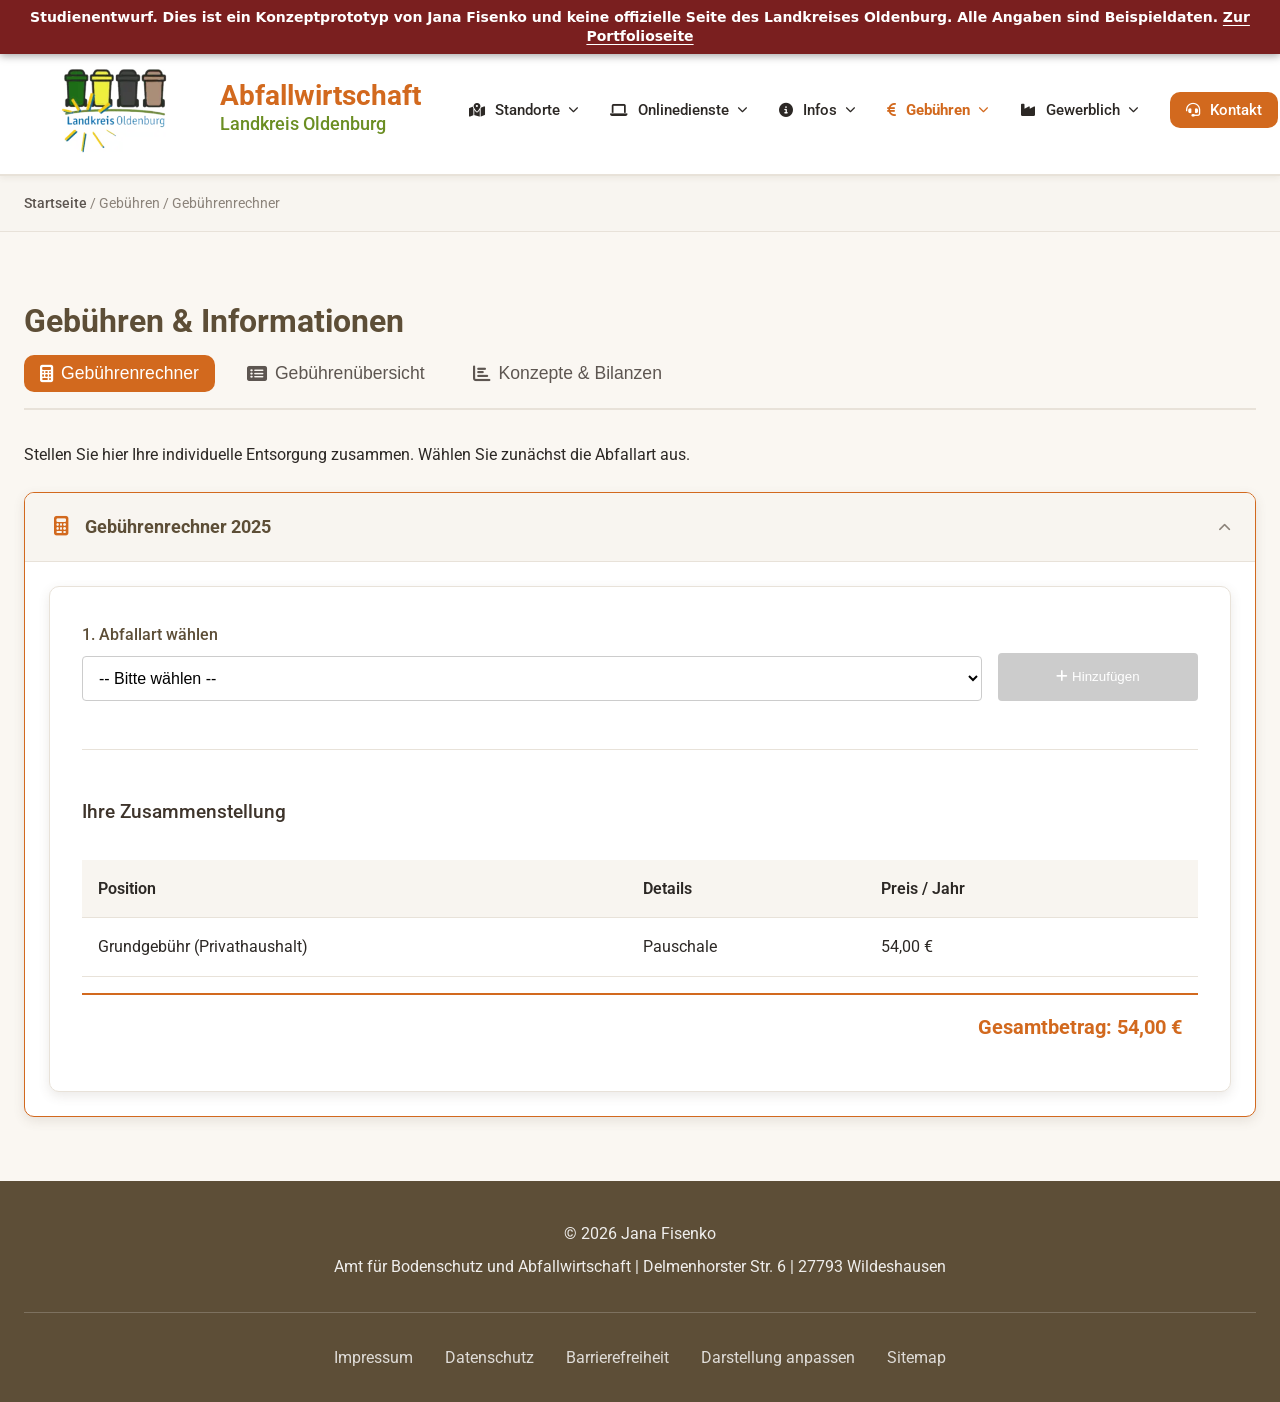
<file: apps/abfallwirtschaft/rechner.html>
﻿<!DOCTYPE html>
<html lang="de">

<head>
<meta name="robots" content="noindex, nofollow">
<style id="studienentwurf-hinweis">
  :root { --se-h: 46px; }
  body { padding-top: calc(var(--header-height, 0px) + var(--se-h)) !important; }
  #se-bar {
    position: fixed; inset: 0 0 auto 0; z-index: 2147483647;
    background: #7a1f1f; color: #fff;
    font: 600 14px/1.35 system-ui, -apple-system, "Segoe UI", sans-serif;
    padding: 8px 16px; text-align: center;
    box-shadow: 0 2px 8px rgba(0,0,0,.35);
    display: flex; align-items: center; justify-content: center; gap: 8px;
    min-height: var(--se-h); box-sizing: border-box;
  }
  #se-bar a { color: #fff; text-underline-offset: 3px; }
  #se-bar b { font-weight: 700; }
  @media (max-width: 640px) { :root { --se-h: 62px; } #se-bar { font-size: 12.5px; } }
  @media print { #se-bar { position: static; } body { padding-top: 0 !important; } }

  /* Fixierte Kopfzeile des Prototyps unter den Hinweis schieben */
  .site-header { top: var(--se-h) !important; }
  html { scroll-padding-top: calc(var(--se-h) + 90px); }

</style>

    <meta charset="UTF-8">
    <meta name="viewport" content="width=device-width, initial-scale=1.0">
    <meta name="description" content="Gebührenrechner und Übersicht - Abfallwirtschaft Landkreis Oldenburg">
    <title>Studienentwurf · Gebühren - Abfallwirtschaft Landkreis Oldenburg</title>
    <link rel="stylesheet" href="https://cdnjs.cloudflare.com/ajax/libs/font-awesome/6.5.1/css/all.min.css">
    <link rel="shortcut icon" href="img/favicon.ico?v=2" type="image/x-icon">
    <link href="https://fonts.googleapis.com/css2?family=Roboto:wght@300;400;700&display=swap" rel="stylesheet">

    <link rel="stylesheet" href="css/style.css">
</head>

<body>
<div id="se-bar" role="note"><span><b>Studienentwurf.</b> Dies ist ein Konzeptprototyp von Jana Fisenko und <b>keine offizielle Seite des Landkreises Oldenburg</b>. Alle Angaben sind Beispieldaten. <a href="https://janafisenko.de/">Zur Portfolioseite</a></span></div>
    <div id="header-placeholder"></div>

    <main>
        <div class="breadcrumb-header">
            <div class="container">
                <a href="index.html">Startseite</a> / <span>Gebühren</span>
            </div>
        </div>

        <section class="container pt-2">
            <h1 class="section-title">Gebühren & Informationen</h1>

            <!-- Reiternavigation -->
            <div class="tab-navigation">
                <button class="tab-btn active" data-tab="rechner">
                    <i class="fas fa-calculator"></i> Gebührenrechner
                </button>
                <button class="tab-btn" data-tab="uebersicht">
                    <i class="fas fa-list-alt"></i> Gebührenübersicht
                </button>
                <button class="tab-btn" data-tab="bilanzen">
                    <i class="fas fa-chart-bar"></i> Konzepte & Bilanzen
                </button>
            </div>

            <!-- Reiter: Gebuehrenrechner -->
            <div id="rechner" class="tab-content active">
                <p class="mb-2">Stellen Sie hier Ihre individuelle Entsorgung zusammen. Wählen Sie zunächst die
                    Abfallart aus.</p>

                <details class="service-form-card" id="gebuehrenrechner" open>
                    <summary>
                        <i class="fas fa-calculator"></i> Gebührenrechner 2025
                    </summary>
                    <div class="service-form-content">
                        <div class="calculator-wrapper">
                            <div id="configurator">
                                <div class="calc-row">
                                    <div class="calc-group">
                                        <label for="select-type">1. Abfallart wählen</label>
                                        <select id="select-type">
                                            <option value="">-- Bitte wählen --</option>
                                        </select>
                                    </div>

                                    <div class="calc-group hidden fade-in" id="group-volume">
                                        <label for="select-volume">2. Größe wählen</label>
                                        <select id="select-volume" disabled>
                                            <option value="">-- Größe --</option>
                                        </select>
                                    </div>

                                    <div class="calc-group hidden fade-in" id="group-rhythm">
                                        <label for="select-rhythm">3. Rhythmus wählen</label>
                                        <select id="select-rhythm" disabled>
                                            <option value="">-- Rhythmus --</option>
                                        </select>
                                    </div>

                                    <div class="calc-group calc-group-narrow">
                                        <label class="invisible">Aktion</label>
                                        <button id="btn-add-bin" class="btn-add" disabled>
                                            <i class="fas fa-plus"></i> Hinzufügen
                                        </button>
                                    </div>
                                </div>
                            </div>

                            <hr class="divider">

                            <div id="calculation-result">
                                <h3>Ihre Zusammenstellung</h3>
                                <table class="fee-table">
                                    <thead>
                                        <tr>
                                            <th>Position</th>
                                            <th>Details</th>
                                            <th>Preis / Jahr</th>
                                            <th></th>
                                        </tr>
                                    </thead>
                                    <tbody id="fee-table-body">
                                        <tr id="row-base-fee">
                                            <td>Grundgebühr (Privathaushalt)</td>
                                            <td>Pauschale</td>
                                            <td class="price-cell">54,00 €</td>
                                            <td></td>
                                        </tr>
                                    </tbody>
                                </table>

                                <div class="fee-total">
                                    Gesamtbetrag: <span id="total-sum">54,00 €</span>
                                </div>
                            </div>
                        </div>
                    </div>
                </details>
            </div>

            <!-- Reiter: Gebuehrenuebersicht -->
            <div id="uebersicht" class="tab-content">
                <p class="mb-2">Übersicht aller Gebühren für Behälter und Entsorgungsanlagen.</p>

                <details class="service-form-card" id="behaeltergebuehren" open>
                    <summary>
                        <i class="fas fa-trash"></i> Behältergebühren 2025
                    </summary>
                    <div class="service-form-content">
                        <p class="form-info"><i class="fas fa-info-circle"></i> Jährliche Gebühren für die
                            Abfallbehälter (zzgl. Grundgebühr 54,00 €/Jahr)</p>

                        <h4>Restabfalltonne</h4>
                        <table class="fee-overview-table">
                            <thead>
                                <tr>
                                    <th>Größe</th>
                                    <th>8-wöchentlich</th>
                                    <th>4-wöchentlich</th>
                                    <th>2-wöchentlich</th>
                                </tr>
                            </thead>
                            <tbody>
                                <tr>
                                    <td>80 Liter</td>
                                    <td>21,00 €</td>
                                    <td>42,00 €</td>
                                    <td>84,00 €</td>
                                </tr>
                                <tr>
                                    <td>120 Liter</td>
                                    <td>-</td>
                                    <td>63,00 €</td>
                                    <td>126,00 €</td>
                                </tr>
                                <tr>
                                    <td>240 Liter</td>
                                    <td>-</td>
                                    <td>126,00 €</td>
                                    <td>252,00 €</td>
                                </tr>
                                <tr>
                                    <td>1.100 Liter</td>
                                    <td>-</td>
                                    <td>-</td>
                                    <td>1.087,20 €</td>
                                </tr>
                            </tbody>
                        </table>

                        <h4>Biotonne</h4>
                        <table class="fee-overview-table">
                            <thead>
                                <tr>
                                    <th>Größe</th>
                                    <th>2-wöchentlich</th>
                                </tr>
                            </thead>
                            <tbody>
                                <tr>
                                    <td>80 Liter</td>
                                    <td>45,60 €</td>
                                </tr>
                                <tr>
                                    <td>120 Liter</td>
                                    <td>68,40 €</td>
                                </tr>
                                <tr>
                                    <td>240 Liter</td>
                                    <td>136,80 €</td>
                                </tr>
                            </tbody>
                        </table>

                        <h4>Saison-Biotonne (März - November)</h4>
                        <table class="fee-overview-table">
                            <thead>
                                <tr>
                                    <th>Größe</th>
                                    <th>Saisongebühr</th>
                                </tr>
                            </thead>
                            <tbody>
                                <tr>
                                    <td>120 Liter</td>
                                    <td>45,60 €</td>
                                </tr>
                                <tr>
                                    <td>240 Liter</td>
                                    <td>91,20 €</td>
                                </tr>
                            </tbody>
                        </table>

                        <h4>Papiertonne (kostenfrei)</h4>
                        <p>Die Papiertonne (240 l oder 1.100 l) wird kostenfrei bereitgestellt.</p>
                    </div>
                </details>

                <details class="service-form-card" id="wertstoffhof-gebuehren">
                    <summary>
                        <i class="fas fa-recycle"></i> Gebühren Wertstoffhöfe
                    </summary>
                    <div class="service-form-content">
                        <p class="form-info"><i class="fas fa-info-circle"></i> Gebühren bei Anlieferung auf den
                            Wertstoffhöfen</p>
                        <table class="fee-overview-table">
                            <thead>
                                <tr>
                                    <th>Abfallart</th>
                                    <th>Gebühr</th>
                                </tr>
                            </thead>
                            <tbody>
                                <tr>
                                    <td>Sperrmüll (bis 200 kg)</td>
                                    <td>kostenfrei</td>
                                </tr>
                                <tr>
                                    <td>Sperrmüll (über 200 kg)</td>
                                    <td>0,15 € / kg</td>
                                </tr>
                                <tr>
                                    <td>Grünabfall (bis 250 kg)</td>
                                    <td>kostenfrei</td>
                                </tr>
                                <tr>
                                    <td>Grünabfall (über 250 kg)</td>
                                    <td>0,08 € / kg</td>
                                </tr>
                                <tr>
                                    <td>Altholz A I - A III</td>
                                    <td>0,15 € / kg</td>
                                </tr>
                                <tr>
                                    <td>Altholz A IV (behandelt)</td>
                                    <td>0,20 € / kg</td>
                                </tr>
                                <tr>
                                    <td>Elektrogeräte</td>
                                    <td>kostenfrei</td>
                                </tr>
                                <tr>
                                    <td>Schadstoffe (haushaltsübliche Mengen)</td>
                                    <td>kostenfrei</td>
                                </tr>
                                <tr>
                                    <td>Asbest & KMF (bis 500 kg)</td>
                                    <td>25,00 € pauschal</td>
                                </tr>
                            </tbody>
                        </table>
                    </div>
                </details>

                <details class="service-form-card" id="umschlagstation-gebuehren">
                    <summary>
                        <i class="fas fa-truck-loading"></i> Gebühren Umschlagstation
                    </summary>
                    <div class="service-form-content">
                        <p class="form-info"><i class="fas fa-info-circle"></i> Gebühren bei Anlieferung auf der
                            Umschlagstation Wildeshausen</p>
                        <table class="fee-overview-table">
                            <thead>
                                <tr>
                                    <th>Abfallart</th>
                                    <th>Gebühr</th>
                                </tr>
                            </thead>
                            <tbody>
                                <tr>
                                    <td>Kleinmengen (bis 50 kg)</td>
                                    <td>8,00 € pauschal</td>
                                </tr>
                                <tr>
                                    <td>Hausmüll / hausmüllähnlicher Gewerbeabfall</td>
                                    <td>160,00 € / t</td>
                                </tr>
                                <tr>
                                    <td>Sperrmüll</td>
                                    <td>150,00 € / t</td>
                                </tr>
                                <tr>
                                    <td>Altholz A I - A III</td>
                                    <td>150,00 € / t</td>
                                </tr>
                                <tr>
                                    <td>Altholz A IV</td>
                                    <td>200,00 € / t</td>
                                </tr>
                            </tbody>
                        </table>
                    </div>
                </details>

                <details class="service-form-card" id="gruenabfall-gebuehren">
                    <summary>
                        <i class="fas fa-leaf"></i> Gebühren Grünabfall-Sammelstellen
                    </summary>
                    <div class="service-form-content">
                        <p class="form-info"><i class="fas fa-info-circle"></i> Gebühren bei Anlieferung zu den
                            Grünabfall-Sammelstellen</p>
                        <table class="fee-overview-table">
                            <thead>
                                <tr>
                                    <th>Menge</th>
                                    <th>Gebühr</th>
                                </tr>
                            </thead>
                            <tbody>
                                <tr>
                                    <td>Bis 250 kg</td>
                                    <td>kostenfrei</td>
                                </tr>
                                <tr>
                                    <td>Über 250 kg</td>
                                    <td>0,08 € / kg</td>
                                </tr>
                            </tbody>
                        </table>
                        <p class="mt-1"><strong>Hinweis:</strong> Die Sammelstellen sind von März bis November geöffnet.
                        </p>
                    </div>
                </details>

                <details class="service-form-card" id="kostenfreie-leistungen">
                    <summary>
                        <i class="fas fa-gift"></i> Leistungen ohne Gebühren
                    </summary>
                    <div class="service-form-content">
                        <p class="form-info"><i class="fas fa-info-circle"></i> Folgende Leistungen sind für
                            Privathaushalte kostenfrei:</p>
                        <ul class="info-list">
                            <li>Sperrmüllabholung auf Abruf (2x pro Jahr)</li>
                            <li>Elektro-Altgeräte-Abholung</li>
                            <li>Papiertonne (240 l oder 1.100 l)</li>
                            <li>Schadstoffsammlung (mobil und stationär)</li>
                            <li>Sperrmüll bis 200 kg am Wertstoffhof</li>
                            <li>Grünabfall bis 250 kg am Wertstoffhof/Sammelstelle</li>
                            <li>Elektrogeräte am Wertstoffhof</li>
                        </ul>
                    </div>
                </details>

                <details class="service-form-card" id="gebuehren-download">
                    <summary>
                        <i class="fas fa-file-pdf"></i> Gebührensatzung Download
                    </summary>
                    <div class="service-form-content">
                        <p class="form-info"><i class="fas fa-info-circle"></i> Die vollständige Gebührensatzung finden
                            Sie in unseren Downloads.</p>
                        <p><a href="downloads/abfallkalender.pdf" class="btn btn-primary" target="_blank"><i
                                    class="fas fa-download"></i> Vollständige Gebührenübersicht als PDF
                                herunterladen</a></p>
                    </div>
                </details>
            </div>

            <!-- Reiter: Konzepte und Bilanzen -->
            <div id="bilanzen" class="tab-content">
                <p class="mb-2">Konzepte, Bilanzen und Berichte zur Abfallwirtschaft.</p>

                <details class="service-form-card" id="konzepte-bilanzen" open>
                    <summary>
                        <i class="fas fa-chart-bar"></i> Konzepte & Bilanzen
                    </summary>
                    <div class="service-form-content">
                        <div id="bilanzen-grid" class="grid-layout-2col">
                        </div>
                    </div>
                </details>
            </div>
        </section>
    </main>

    <div id="footer-placeholder"></div>
    <script src="js/components.js"></script>

    <script src="js/utils.js"></script>
    <script src="js/navigation.js"></script>
    <script src="js/tabs.js"></script>
    <script src="js/calculator.js"></script>
    <script src="js/accessibility.js"></script>
    <script src="js/data-loaders.js"></script>
    <script src="js/main.js"></script>
</body>

</html>
</file>
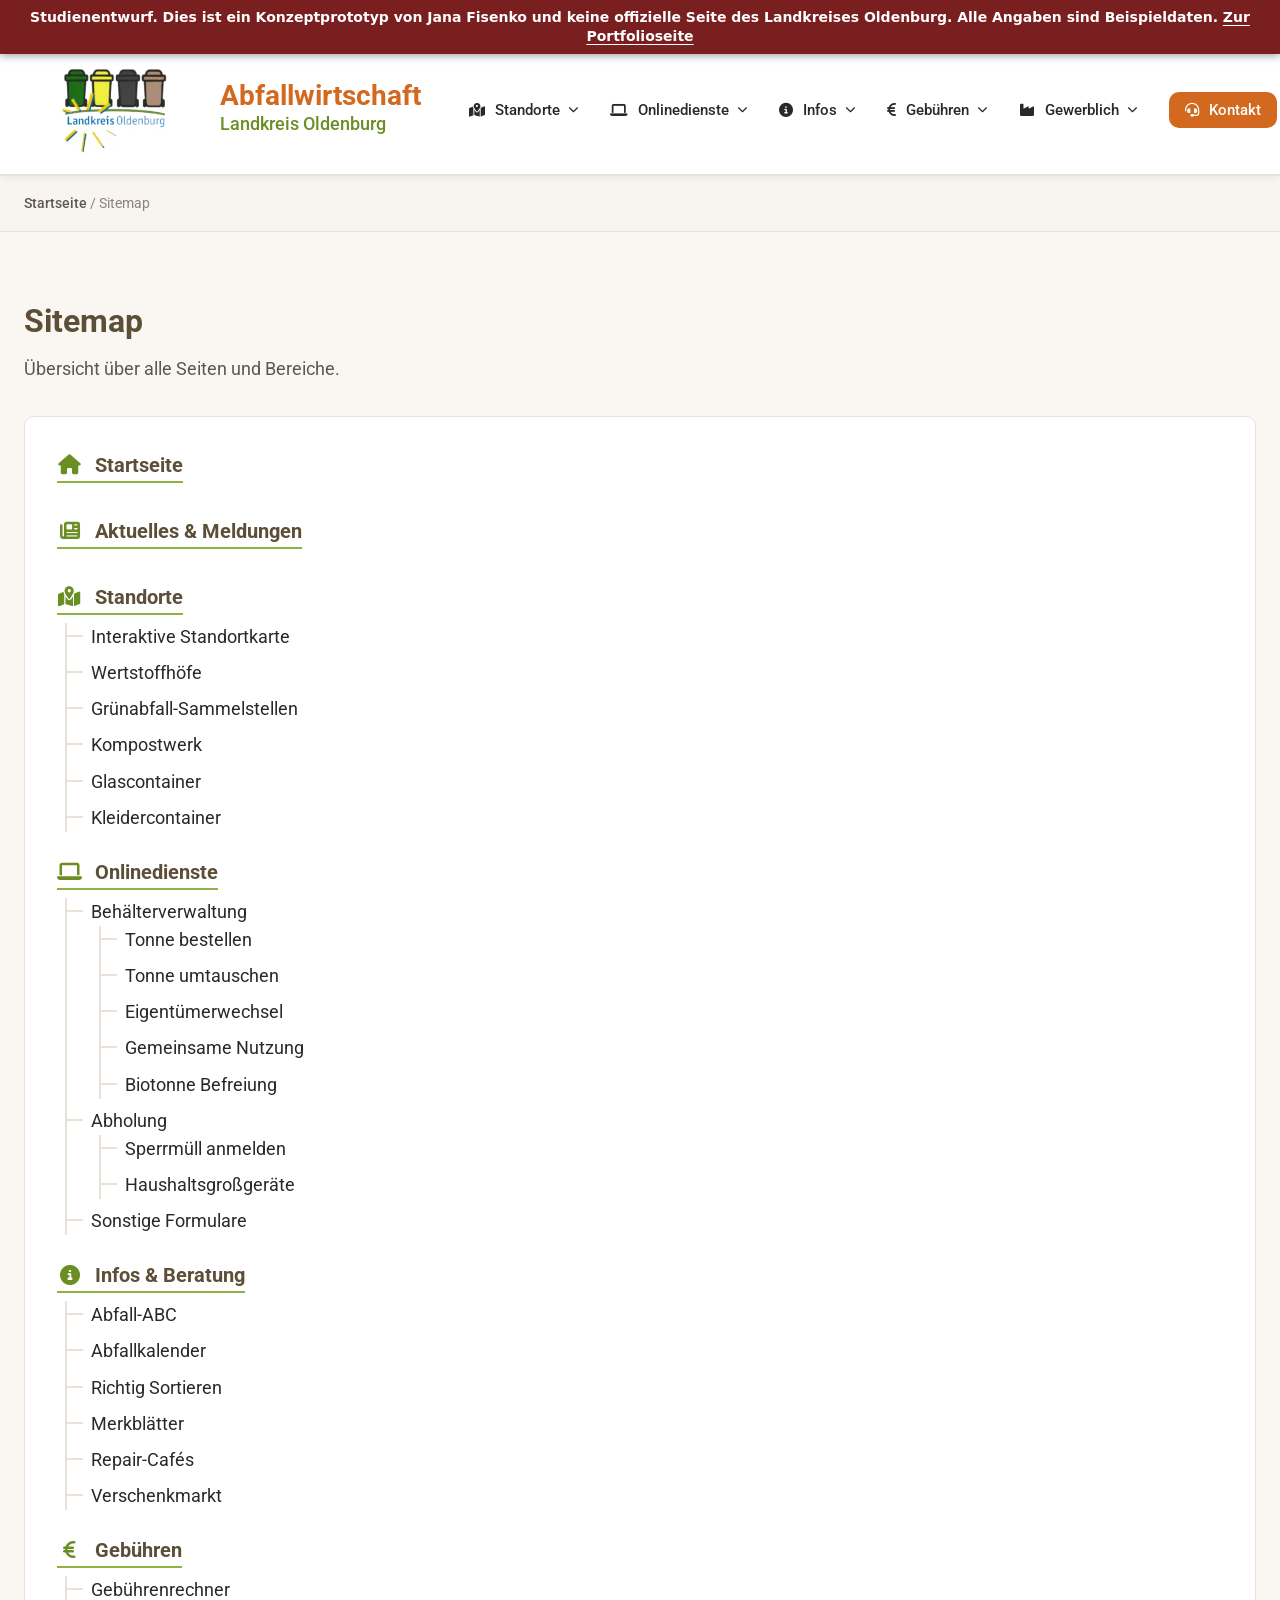
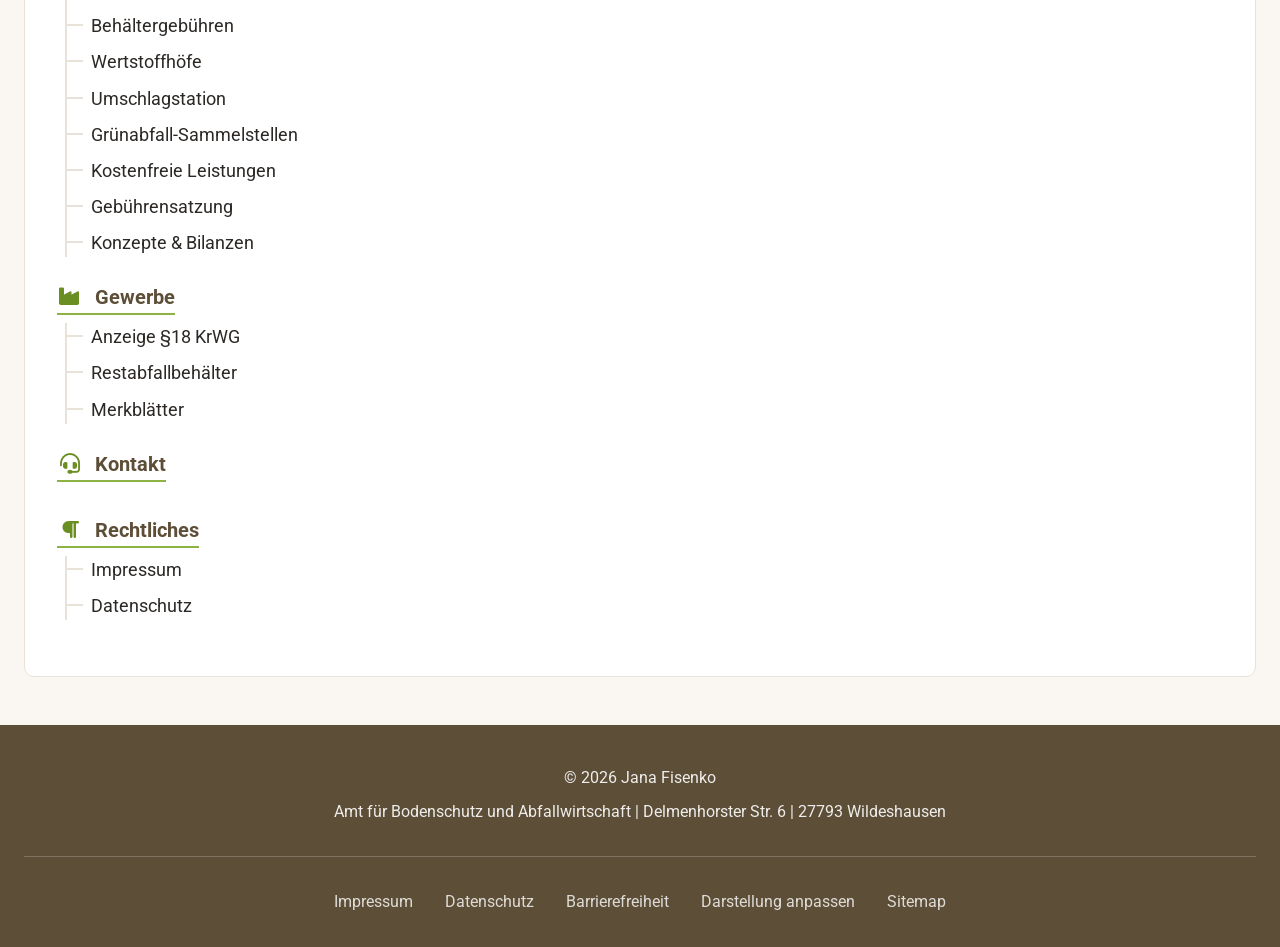
<file: apps/abfallwirtschaft/sitemap.html>
﻿<!DOCTYPE html>
<html lang="de">

<head>
<meta name="robots" content="noindex, nofollow">
<style id="studienentwurf-hinweis">
  :root { --se-h: 46px; }
  body { padding-top: calc(var(--header-height, 0px) + var(--se-h)) !important; }
  #se-bar {
    position: fixed; inset: 0 0 auto 0; z-index: 2147483647;
    background: #7a1f1f; color: #fff;
    font: 600 14px/1.35 system-ui, -apple-system, "Segoe UI", sans-serif;
    padding: 8px 16px; text-align: center;
    box-shadow: 0 2px 8px rgba(0,0,0,.35);
    display: flex; align-items: center; justify-content: center; gap: 8px;
    min-height: var(--se-h); box-sizing: border-box;
  }
  #se-bar a { color: #fff; text-underline-offset: 3px; }
  #se-bar b { font-weight: 700; }
  @media (max-width: 640px) { :root { --se-h: 62px; } #se-bar { font-size: 12.5px; } }
  @media print { #se-bar { position: static; } body { padding-top: 0 !important; } }

  /* Fixierte Kopfzeile des Prototyps unter den Hinweis schieben */
  .site-header { top: var(--se-h) !important; }
  html { scroll-padding-top: calc(var(--se-h) + 90px); }

</style>

    <meta charset="UTF-8">
    <meta name="viewport" content="width=device-width, initial-scale=1.0">
    <title>Studienentwurf · Sitemap - Abfallwirtschaft Landkreis Oldenburg</title>
    <link rel="stylesheet" href="https://cdnjs.cloudflare.com/ajax/libs/font-awesome/6.5.1/css/all.min.css">
    <link rel="shortcut icon" href="img/favicon.ico?v=2" type="image/x-icon">
    <link href="https://fonts.googleapis.com/css2?family=Roboto:wght@300;400;700&display=swap" rel="stylesheet">
    <link rel="stylesheet" href="css/style.css">
</head>

<body>
<div id="se-bar" role="note"><span><b>Studienentwurf.</b> Dies ist ein Konzeptprototyp von Jana Fisenko und <b>keine offizielle Seite des Landkreises Oldenburg</b>. Alle Angaben sind Beispieldaten. <a href="https://janafisenko.de/">Zur Portfolioseite</a></span></div>
    <div id="header-placeholder"></div>

    <main>
        <div class="breadcrumb-header">
            <div class="container">
                <a href="index.html">Startseite</a> / <span>Sitemap</span>
            </div>
        </div>

        <section class="container pt-2">
            <h1 class="section-title">Sitemap</h1>
            <p class="section-subtitle">Übersicht über alle Seiten und Bereiche.</p>

            <div class="sitemap-container">
                <div class="sitemap-tree">
                    <ul>
                        <li>
                            <a href="index.html" class="main-link"><i class="fas fa-home"></i> Startseite</a>
                        </li>

                        <li>
                            <a href="news.html" class="main-link"><i class="fas fa-newspaper"></i> Aktuelles &
                                Meldungen</a>
                        </li>

                        <li>
                            <a href="standorte.html" class="main-link"><i class="fas fa-map-marked-alt"></i>
                                Standorte</a>
                            <ul>
                                <li><a href="karte.html">Interaktive Standortkarte</a></li>
                                <li><a href="standorte.html#wertstoffhof">Wertstoffhöfe</a></li>
                                <li><a href="standorte.html#sammelstellen">Grünabfall-Sammelstellen</a></li>
                                <li><a href="standorte.html#kompostwerk">Kompostwerk</a></li>
                                <li><a href="standorte.html#altglascontainer">Glascontainer</a></li>
                                <li><a href="standorte.html#kleidercontainer">Kleidercontainer</a></li>
                            </ul>
                        </li>

                        <li>
                            <a href="onlinedienste.html" class="main-link"><i class="fas fa-laptop"></i>
                                Onlinedienste</a>
                            <ul>
                                <li><a href="onlinedienste.html#behaelter">Behälterverwaltung</a>
                                    <ul>
                                        <li><a href="onlinedienste.html#tonne-bestellen">Tonne bestellen</a></li>
                                        <li><a href="onlinedienste.html#tonne-umtauschen">Tonne umtauschen</a></li>
                                        <li><a href="onlinedienste.html#eigentuemerwechsel">Eigentümerwechsel</a></li>
                                        <li><a href="onlinedienste.html#gemeinsame-nutzung">Gemeinsame Nutzung</a></li>
                                        <li><a href="onlinedienste.html#biotonne-befreiung">Biotonne Befreiung</a></li>
                                    </ul>
                                </li>
                                <li><a href="onlinedienste.html#abholung">Abholung</a>
                                    <ul>
                                        <li><a href="onlinedienste.html#sperrmuell">Sperrmüll anmelden</a></li>
                                        <li><a href="onlinedienste.html#elektrogeraete">Haushaltsgroßgeräte</a></li>
                                    </ul>
                                </li>
                                <li><a href="onlinedienste.html#sonstiges">Sonstige Formulare</a></li>
                            </ul>
                        </li>

                        <li>
                            <a href="infos.html" class="main-link"><i class="fas fa-info-circle"></i> Infos &
                                Beratung</a>
                            <ul>
                                <li><a href="infos.html#abc">Abfall-ABC</a></li>
                                <li><a href="infos.html#kalender">Abfallkalender</a></li>
                                <li><a href="infos.html#sortierung">Richtig Sortieren</a></li>
                                <li><a href="infos.html#downloads">Merkblätter</a></li>
                                <li><a href="infos.html#repair">Repair-Cafés</a></li>
                                <li><a href="infos.html#verschenkmarkt">Verschenkmarkt</a></li>
                            </ul>
                        </li>

                        <li>
                            <a href="rechner.html" class="main-link"><i class="fas fa-euro-sign"></i> Gebühren</a>
                            <ul>
                                <li><a href="rechner.html#rechner">Gebührenrechner</a></li>
                                <li><a href="rechner.html#behaeltergebuehren">Behältergebühren</a></li>
                                <li><a href="rechner.html#wertstoffhof-gebuehren">Wertstoffhöfe</a></li>
                                <li><a href="rechner.html#umschlagstation-gebuehren">Umschlagstation</a></li>
                                <li><a href="rechner.html#gruenabfall-gebuehren">Grünabfall-Sammelstellen</a></li>
                                <li><a href="rechner.html#kostenfreie-leistungen">Kostenfreie Leistungen</a></li>
                                <li><a href="rechner.html#gebuehren-download">Gebührensatzung</a></li>
                                <li><a href="rechner.html#bilanzen">Konzepte & Bilanzen</a></li>
                            </ul>
                        </li>

                        <li>
                            <a href="gewerbe.html" class="main-link"><i class="fas fa-industry"></i> Gewerbe</a>
                            <ul>
                                <li><a href="gewerbe.html#anzeige-krwg">Anzeige §18 KrWG</a></li>
                                <li><a href="gewerbe.html#restabfallbehaelter">Restabfallbehälter</a></li>
                                <li><a href="gewerbe.html#downloads-gewerbe">Merkblätter</a></li>
                            </ul>
                        </li>

                        <li>
                            <a href="kontakt.html" class="main-link"><i class="fas fa-headset"></i> Kontakt</a>
                        </li>

                        <li>
                            <span class="main-link"><i class="fas fa-paragraph"></i> Rechtliches</span>
                            <ul>
                                <li><a href="legal.html#impressum">Impressum</a></li>
                                <li><a href="legal.html#datenschutz">Datenschutz</a></li>
                            </ul>
                        </li>
                    </ul>
                </div>
            </div>
        </section>
    </main>

    <div id="footer-placeholder"></div>
    <script src="js/components.js"></script>
    <script src="js/utils.js"></script>
    <script src="js/navigation.js"></script>
    <script src="js/accessibility.js"></script>
    <script src="js/main.js"></script>
</body>

</html>
</file>
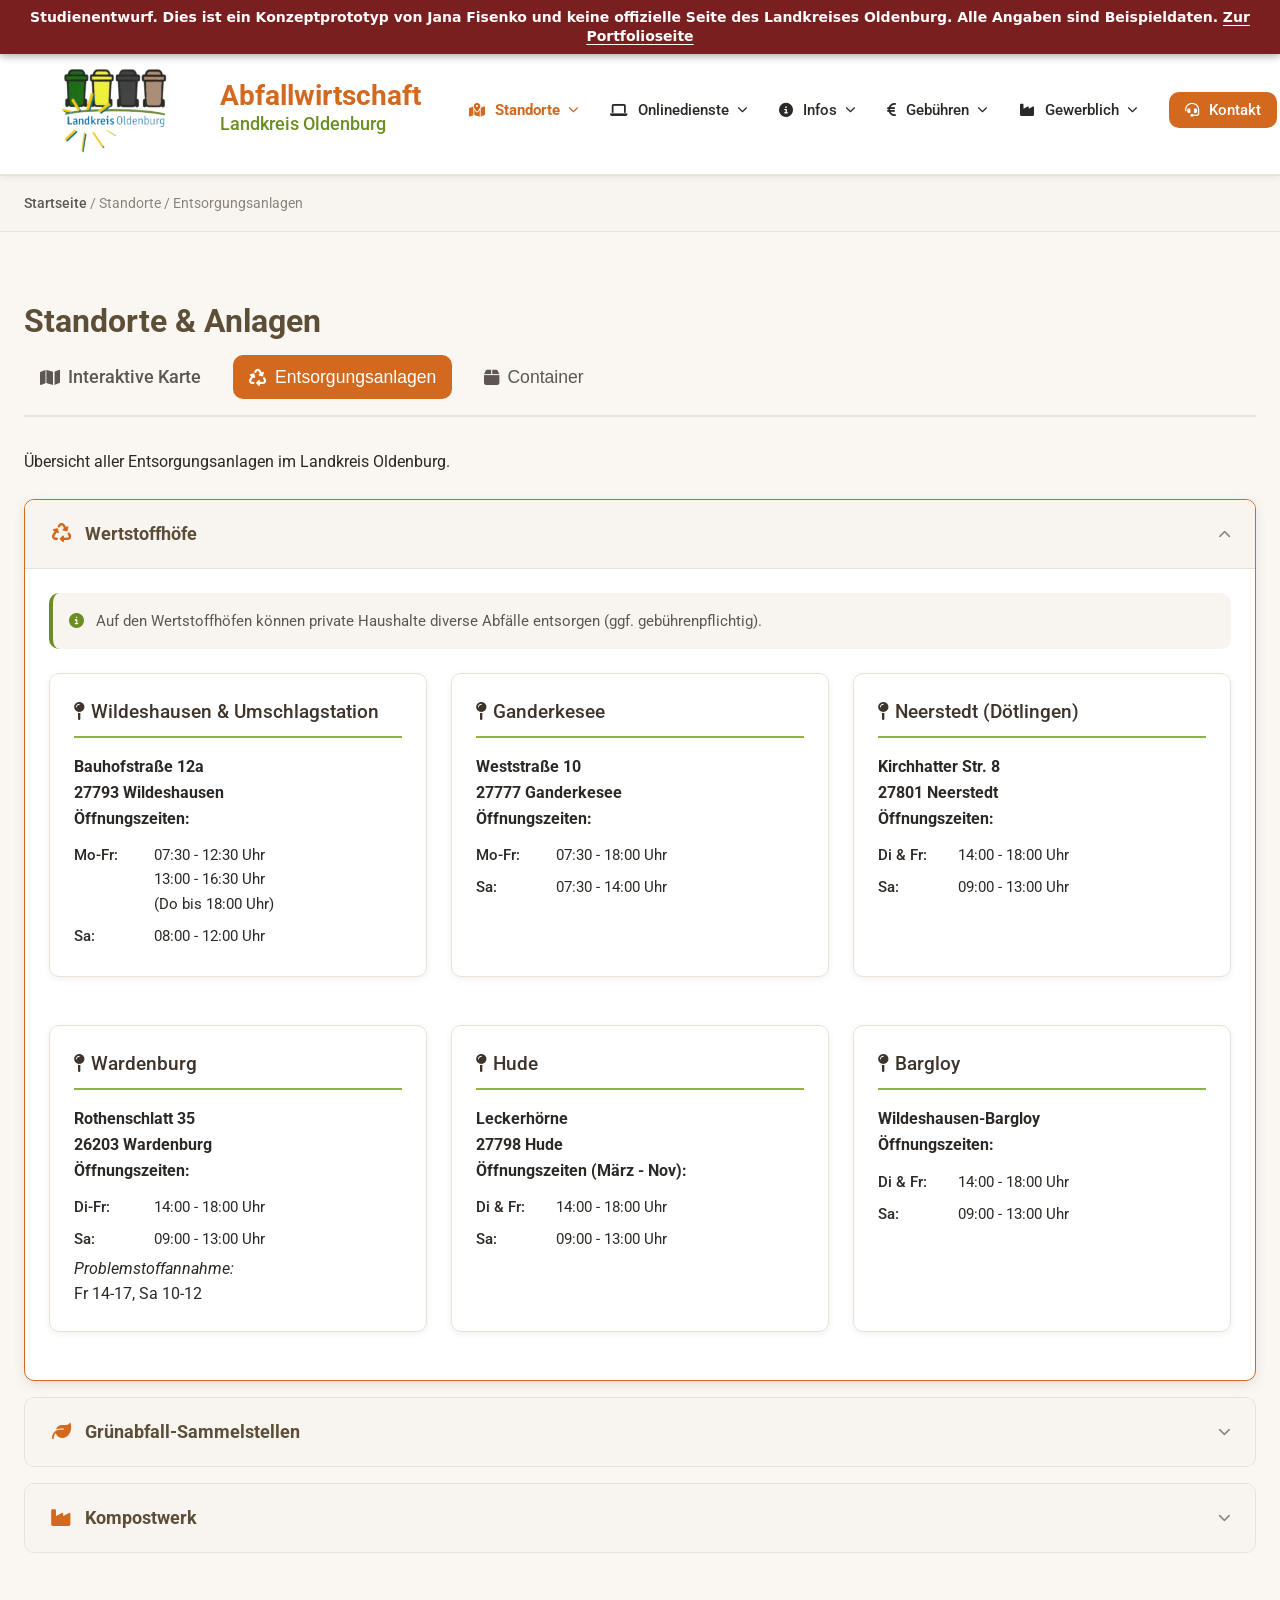
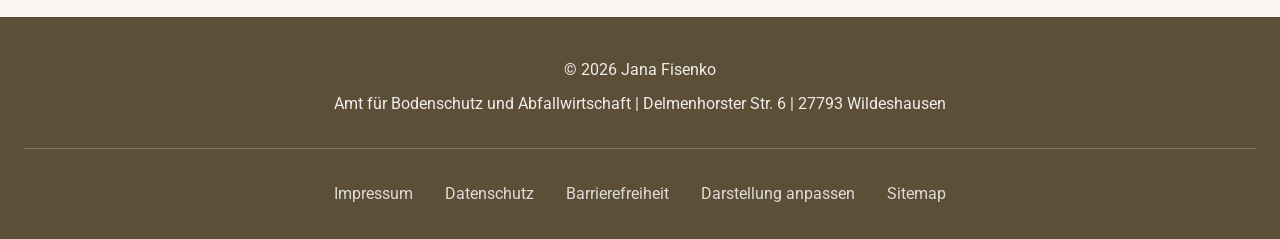
<file: apps/abfallwirtschaft/standorte.html>
﻿<!DOCTYPE html>
<html lang="de">

<head>
<meta name="robots" content="noindex, nofollow">
<style id="studienentwurf-hinweis">
  :root { --se-h: 46px; }
  body { padding-top: calc(var(--header-height, 0px) + var(--se-h)) !important; }
  #se-bar {
    position: fixed; inset: 0 0 auto 0; z-index: 2147483647;
    background: #7a1f1f; color: #fff;
    font: 600 14px/1.35 system-ui, -apple-system, "Segoe UI", sans-serif;
    padding: 8px 16px; text-align: center;
    box-shadow: 0 2px 8px rgba(0,0,0,.35);
    display: flex; align-items: center; justify-content: center; gap: 8px;
    min-height: var(--se-h); box-sizing: border-box;
  }
  #se-bar a { color: #fff; text-underline-offset: 3px; }
  #se-bar b { font-weight: 700; }
  @media (max-width: 640px) { :root { --se-h: 62px; } #se-bar { font-size: 12.5px; } }
  @media print { #se-bar { position: static; } body { padding-top: 0 !important; } }

  /* Fixierte Kopfzeile des Prototyps unter den Hinweis schieben */
  .site-header { top: var(--se-h) !important; }
  html { scroll-padding-top: calc(var(--se-h) + 90px); }

</style>

    <meta charset="UTF-8">
    <meta name="viewport" content="width=device-width, initial-scale=1.0">
    <title>Studienentwurf · Standorte & Anlagen - Abfallwirtschaft Landkreis Oldenburg</title>
    <link rel="stylesheet" href="https://cdnjs.cloudflare.com/ajax/libs/font-awesome/6.5.1/css/all.min.css">
    <link rel="shortcut icon" href="img/favicon.ico?v=2" type="image/x-icon">
    <link href="https://fonts.googleapis.com/css2?family=Roboto:wght@300;400;700&display=swap" rel="stylesheet">
    <link rel="stylesheet" href="css/style.css">
</head>

<body>
<div id="se-bar" role="note"><span><b>Studienentwurf.</b> Dies ist ein Konzeptprototyp von Jana Fisenko und <b>keine offizielle Seite des Landkreises Oldenburg</b>. Alle Angaben sind Beispieldaten. <a href="https://janafisenko.de/">Zur Portfolioseite</a></span></div>
    <div id="header-placeholder"></div>

    <main>
        <div class="breadcrumb-header">
            <div class="container">
                <a href="index.html">Startseite</a> / <span>Standorte</span>
            </div>
        </div>

        <section class="container pt-2">
            <h1 class="section-title">Standorte & Anlagen</h1>

            <!-- Reiternavigation -->
            <div class="tab-navigation">
                <a href="karte.html" class="tab-btn">
                    <i class="fas fa-map"></i> Interaktive Karte
                </a>
                <button class="tab-btn active" data-tab="anlagen">
                    <i class="fas fa-recycle"></i> Entsorgungsanlagen
                </button>
                <button class="tab-btn" data-tab="container">
                    <i class="fas fa-box"></i> Container
                </button>
            </div>

            <!-- Reiter: Entsorgungsanlagen -->
            <div id="anlagen" class="tab-content active">
                <p class="mb-2">Übersicht aller Entsorgungsanlagen im Landkreis Oldenburg.</p>

                <!-- Wertstoffhoefe -->
                <details class="service-form-card" id="wertstoffhof" open>
                    <summary>
                        <i class="fas fa-recycle"></i> Wertstoffhöfe
                    </summary>
                    <div class="service-form-content">
                        <p class="form-info"><i class="fas fa-info-circle"></i> Auf den Wertstoffhöfen können private
                            Haushalte diverse Abfälle entsorgen (ggf. gebührenpflichtig).</p>
                        <div id="locations-grid" class="location-grid">
                        </div>
                    </div>
                </details>

                <!-- Gruenabfall-Sammelstellen -->
                <details class="service-form-card" id="sammelstellen">
                    <summary>
                        <i class="fas fa-leaf"></i> Grünabfall-Sammelstellen
                    </summary>
                    <div class="service-form-content">
                        <p class="form-info"><i class="fas fa-info-circle"></i> Zusätzliche Annahmestellen nur für
                            Grünabfall (geöffnet März bis November).</p>
                        <div id="gruen-grid" class="location-grid">
                        </div>
                    </div>
                </details>

                <!-- Kompostwerk -->
                <details class="service-form-card" id="kompostwerk">
                    <summary>
                        <i class="fas fa-industry"></i> Kompostwerk
                    </summary>
                    <div class="service-form-content">
                        <p class="form-info"><i class="fas fa-info-circle"></i> Zentrale Anlage zur Verwertung von
                            Bioabfällen.</p>
                        <div id="kompost-grid" class="location-grid">
                        </div>
                    </div>
                </details>
            </div>

            <!-- Reiter: Container -->
            <div id="container" class="tab-content">
                <p class="mb-2">Standorte aller öffentlichen Container im Landkreis.</p>

                <!-- Glascontainer -->
                <details class="service-form-card" id="altglascontainer" open>
                    <summary>
                        <i class="fas fa-wine-bottle"></i> Glascontainer-Standorte
                    </summary>
                    <div class="service-form-content">
                        <p class="form-info"><i class="fas fa-info-circle"></i> Altglas kann kostenlos in den Containern
                            entsorgt werden. Bitte nach Farben sortieren!</p>
                        <div id="altglas-list">
                        </div>
                    </div>
                </details>

                <!-- Kleidercontainer -->
                <details class="service-form-card" id="kleidercontainer">
                    <summary>
                        <i class="fas fa-tshirt"></i> Kleidercontainer
                    </summary>
                    <div class="service-form-content">
                        <p class="form-info"><i class="fas fa-info-circle"></i> Gut erhaltene Kleidung und Schuhe können
                            Sie an folgenden Standorten abgeben.</p>
                        <div id="kleider-grid" class="location-grid">
                        </div>
                    </div>
                </details>
            </div>
        </section>
    </main>
    <div id="footer-placeholder"></div>
    <script src="js/components.js"></script>
    <script src="js/utils.js"></script>
    <script src="js/navigation.js"></script>
    <script src="js/tabs.js"></script>
    <script src="js/accessibility.js"></script>
    <script src="js/data-loaders.js"></script>
    <script src="js/main.js"></script>
</body>

</html>
</file>
<file: assets/css/style.css>
/* ============================================================
   janafisenko.de — Stilvorlage der Startseite

    1. Schriften                 8. Gestaltung
    2. Design-Token              9. Werdegang
    3. Grundlagen               10. Was ich mitbringe
    4. Grundgeruest der Seite   11. Kontakt
    5. Linke Spalte             12. Rechtliches
    6. Hauptspalte              13. Einblenden beim Scrollen
    7. Projekte                 14. Druck
   ============================================================ */

/* ============================================================
   1. Schriften
   Alle Schnitte liegen als eigene Dateien im Repository, es wird
   also kein Font-CDN angefragt. "swap" zeigt sofort die
   Systemschrift, damit der Text nie unsichtbar wartet.
   ============================================================ */
@font-face {
  font-family: "Bricolage Grotesque";
  font-style: normal;
  font-weight: 600;
  font-display: swap;
  src: url("../fonts/bricolage-grotesque-600.woff2") format("woff2");
}
@font-face {
  font-family: "Bricolage Grotesque";
  font-style: normal;
  font-weight: 700;
  font-display: swap;
  src: url("../fonts/bricolage-grotesque-700.woff2") format("woff2");
}
@font-face {
  font-family: "IBM Plex Sans";
  font-style: normal;
  font-weight: 400;
  font-display: swap;
  src: url("../fonts/ibm-plex-sans-400.woff2") format("woff2");
}
@font-face {
  font-family: "IBM Plex Sans";
  font-style: normal;
  font-weight: 600;
  font-display: swap;
  src: url("../fonts/ibm-plex-sans-600.woff2") format("woff2");
}
@font-face {
  font-family: "IBM Plex Mono";
  font-style: normal;
  font-weight: 500;
  font-display: swap;
  src: url("../fonts/ibm-plex-mono-500.woff2") format("woff2");
}


/* ============================================================
   2. Design-Token — warmes Klima, ruhige Kontraste
   ============================================================ */
:root {
  --bg:            #faf7f3;
  --bg-tint:       #f3ede5;
  --surface:       #ffffff;
  --surface-2:     #f6f1ea;
  --ink:           #1f1a16;
  --ink-soft:      #5d5349;
  --ink-faint:     #8d8175;
  --line:          #e8e0d6;
  --line-strong:   #d3c8ba;
  --accent:        #b04a22;
  --accent-hover:  #8d3917;
  --accent-soft:   #fbeade;
  --signal:        #2f6f6a;
  --signal-soft:   #e0efec;
  --gold:          #9a6212;
  --gold-soft:     #f8efdc;
  --rail-bg:       #1d1713;
  --rail-bg-2:     #2c231c;
  --rail-ink:      #f6f1ea;
  --rail-soft:     #b3a595;
  --rail-line:     rgba(255,255,255,.15);
  --shadow-sm: 0 1px 2px rgba(60,40,25,.05), 0 2px 6px rgba(60,40,25,.05);
  --shadow-md: 0 4px 10px -3px rgba(60,40,25,.10), 0 16px 30px -12px rgba(60,40,25,.16);

  --radius:    16px;
  --radius-sm: 9px;
  --radius-lg: 24px;

  --sans: "IBM Plex Sans", "Segoe UI", system-ui, -apple-system, sans-serif;
  --display: "Bricolage Grotesque", "Segoe UI", system-ui, sans-serif;
  --mono: "IBM Plex Mono", ui-monospace, "SFMono-Regular", Consolas, monospace;

  --gap-section: clamp(3.5rem, 7vw, 5.75rem);
  --pad-main-x:  clamp(1.25rem, 5vw, 4rem);
  --ease: cubic-bezier(.22,.61,.36,1);
}

@media (prefers-color-scheme: dark) {
  :root:not([data-theme="light"]) {
    --bg:           #16120f;
    --bg-tint:      #1c1714;
    --surface:      #211b17;
    --surface-2:    #2a221c;
    --ink:          #f3ece4;
    --ink-soft:     #bcae9f;
    --ink-faint:    #8f8375;
    --line:         #342a23;
    --line-strong:  #4a3c31;
    --accent:       #f0916a;
    --accent-hover: #f7ac8b;
    --accent-soft:  #342016;
    --signal:       #6cc0b7;
    --signal-soft:  #16302e;
    --gold:         #ddb265;
    --gold-soft:    #2c2517;
    --rail-bg:      #0f0c0a;
    --rail-bg-2:    #1a1512;
    --rail-ink:     #f3ece4;
    --rail-soft:    #a5988a;
    --rail-line:    rgba(255,255,255,.13);
    --shadow-sm: 0 1px 2px rgba(0,0,0,.4);
    --shadow-md: 0 4px 10px rgba(0,0,0,.35), 0 18px 34px -12px rgba(0,0,0,.5);
  }
}
:root[data-theme="dark"] {
  --bg:           #16120f;
  --bg-tint:      #1c1714;
  --surface:      #211b17;
  --surface-2:    #2a221c;
  --ink:          #f3ece4;
  --ink-soft:     #bcae9f;
  --ink-faint:    #8f8375;
  --line:         #342a23;
  --line-strong:  #4a3c31;
  --accent:       #f0916a;
  --accent-hover: #f7ac8b;
  --accent-soft:  #342016;
  --signal:       #6cc0b7;
  --signal-soft:  #16302e;
  --gold:         #ddb265;
  --gold-soft:    #2c2517;
  --rail-bg:      #0f0c0a;
  --rail-bg-2:    #1a1512;
  --rail-ink:     #f3ece4;
  --rail-soft:    #a5988a;
  --rail-line:    rgba(255,255,255,.13);
  --shadow-sm: 0 1px 2px rgba(0,0,0,.4);
  --shadow-md: 0 4px 10px rgba(0,0,0,.35), 0 18px 34px -12px rgba(0,0,0,.5);
}

/* ============================================================
   3. Grundlagen
   ============================================================ */
* { box-sizing: border-box; }
html { scroll-behavior: smooth; }
@media (prefers-reduced-motion: reduce) { html { scroll-behavior: auto; } }

body {
  margin: 0;
  background: var(--bg);
  color: var(--ink);
  font-family: var(--sans);
  font-size: 16.5px;
  line-height: 1.65;
  -webkit-font-smoothing: antialiased;
  text-rendering: optimizeLegibility;
}
h1, h2, h3 { font-family: var(--display); margin: 0; text-wrap: balance; letter-spacing: -.015em; }
p { margin: 0; text-wrap: pretty; }
a { color: var(--accent); }
img { max-width: 100%; height: auto; display: block; }
:focus-visible { outline: 2px solid var(--accent); outline-offset: 3px; border-radius: 3px; }

.skip {
  position: absolute; left: -9999px; top: 0; z-index: 100;
  background: var(--accent); color: #fff; padding: 10px 16px;
  border-radius: 0 0 var(--radius-sm) 0; font-weight: 600; text-decoration: none;
}
.skip:focus { left: 0; }
.mono { font-family: var(--mono); font-size: 11.5px; letter-spacing: .13em; text-transform: uppercase; }

/* ============================================================
   4. Grundgeruest der Seite
   ============================================================ */
.shell { max-width: 1280px; margin: 0 auto; display: grid; grid-template-columns: 1fr; overflow-x: clip; }
@media (min-width: 1000px) {
  .shell { grid-template-columns: minmax(300px, 348px) minmax(0, 1fr); align-items: start; }
}

/* ============================================================
   5. Linke Spalte
   ============================================================ */
.rail {
  background:
    radial-gradient(130% 70% at 10% 0%, var(--rail-bg-2) 0%, transparent 62%),
    var(--rail-bg);
  color: var(--rail-ink);
  padding: 36px clamp(1.25rem, 5vw, 2rem) 34px;
  display: flex; flex-direction: column; gap: 20px;
  min-width: 0;
}
@media (min-width: 1000px) {
  .rail {
    position: sticky; top: 0;
    height: 100vh; height: 100dvh;
    padding: 40px 34px 30px;
    overflow-y: auto; overscroll-behavior: contain;
    scrollbar-width: thin; scrollbar-color: var(--rail-line) transparent;
  }
}

.portrait { width: 100%; max-width: 178px; }
.portrait img {
  width: 100%; border-radius: var(--radius);
  border: 1px solid var(--rail-line);
  box-shadow: 0 12px 30px -14px rgba(0,0,0,.7);
}
@media (min-width: 1000px) and (max-height: 900px) { .portrait { max-width: 138px; } }
@media (min-width: 1000px) and (max-height: 720px) { .portrait { max-width: 106px; } }
@media (min-width: 1000px) and (max-height: 600px) { .portrait { max-width: 84px; } }

.id-head .kicker { color: var(--rail-soft); margin-bottom: 10px; }
.id-head h1 { font-size: clamp(1.95rem, 4.2vw, 2.4rem); font-weight: 700; line-height: 1.04; }
.id-head .role { margin-top: 11px; font-size: .96rem; color: var(--rail-soft); line-height: 1.55; }

.rail-contact { display: grid; gap: 9px; }
.rail-contact a {
  color: var(--rail-ink); font-size: .92rem; text-decoration: none;
  display: inline-flex; align-items: center; gap: 9px; word-break: break-word;
}
.rail-contact a span { border-bottom: 1px solid var(--rail-line); transition: border-color .18s var(--ease); }
.rail-contact a:hover span { border-color: var(--rail-ink); }
.rail-contact svg { width: 15px; height: 15px; flex: none; color: var(--rail-soft); }

.badge {
  display: inline-flex; align-items: center; gap: 7px; align-self: flex-start;
  font-family: var(--mono); font-size: 11px; letter-spacing: .08em; text-transform: uppercase;
  border: 1px solid var(--rail-line); border-radius: 999px;
  padding: 6px 12px; color: var(--rail-soft); background: rgba(255,255,255,.04);
}
.badge::before { content: ""; width: 6px; height: 6px; border-radius: 50%; background: var(--gold); flex: none; }

.rail-nav ul { list-style: none; margin: 0; padding: 0; display: flex; gap: 4px; }
.rail-nav a {
  display: block; text-decoration: none; color: var(--rail-soft);
  font-size: .9rem; padding: 6px 0 6px 14px;
  border-left: 2px solid var(--rail-line);
  transition: color .18s var(--ease), border-color .18s var(--ease);
  white-space: nowrap;
}
.rail-nav a:hover { color: var(--rail-ink); border-color: var(--rail-soft); }
.rail-nav a[aria-current="true"] { color: var(--rail-ink); border-color: var(--gold); font-weight: 600; }
@media (max-width: 999px) {
  /* Die Navigation scrollt waagerecht. Die weiche Kante rechts zeigt, dass
     hinter „Gestaltung" noch Punkte kommen; ohne sie wirkt die Liste zu Ende. */
  .rail-nav {
    overflow-x: auto; scrollbar-width: none; -webkit-overflow-scrolling: touch;
    -webkit-mask-image: linear-gradient(to right, #000 calc(100% - 34px), transparent 100%);
    mask-image: linear-gradient(to right, #000 calc(100% - 34px), transparent 100%);
  }
  .rail-nav::-webkit-scrollbar { display: none; }
  .rail-nav ul { gap: 18px; padding-bottom: 2px; padding-right: 34px; }
  .rail-nav a { border-left: none; border-bottom: 2px solid var(--rail-line); padding: 6px 1px; }
}
@media (min-width: 1000px) {
  .rail-nav ul { flex-direction: column; gap: 0; }
  .rail-nav { margin-top: auto; padding-top: 10px; }
}

.theme-toggle {
  appearance: none; cursor: pointer; justify-self: start; align-self: flex-start;
  background: rgba(255,255,255,.05); color: var(--rail-soft);
  border: 1px solid var(--rail-line); border-radius: 999px;
  padding: 7px 13px; font-family: var(--mono); font-size: 10.5px;
  letter-spacing: .1em; text-transform: uppercase;
  display: inline-flex; align-items: center; gap: 8px;
  transition: color .18s var(--ease), border-color .18s var(--ease), background .18s var(--ease);
}
.theme-toggle:hover { color: var(--rail-ink); border-color: var(--rail-soft); background: rgba(255,255,255,.1); }
.theme-toggle svg { width: 14px; height: 14px; }
.theme-toggle .i-sun, .theme-toggle .lbl-light { display: none; }
:root[data-theme="dark"] .theme-toggle .i-sun,
:root[data-theme="dark"] .theme-toggle .lbl-light { display: inline; }
:root[data-theme="dark"] .theme-toggle .i-moon,
:root[data-theme="dark"] .theme-toggle .lbl-dark { display: none; }
@media (prefers-color-scheme: dark) {
  :root:not([data-theme="light"]) .theme-toggle .i-sun,
  :root:not([data-theme="light"]) .theme-toggle .lbl-light { display: inline; }
  :root:not([data-theme="light"]) .theme-toggle .i-moon,
  :root:not([data-theme="light"]) .theme-toggle .lbl-dark { display: none; }
}

/* ============================================================
   6. Hauptspalte
   ============================================================ */
.main { padding: clamp(2.5rem, 6vw, 4.5rem) var(--pad-main-x) clamp(3.5rem, 7vw, 5rem); min-width: 0; }
.block { margin-bottom: var(--gap-section); scroll-margin-top: 24px; }
.block:last-child { margin-bottom: 0; }

.block-label {
  font-family: var(--mono); font-size: 11.5px; letter-spacing: .14em; text-transform: uppercase;
  color: var(--ink-faint);
  display: flex; align-items: center; gap: 14px;
  padding-bottom: 12px; margin-bottom: clamp(1.35rem, 3vw, 2rem);
  border-bottom: 1px solid var(--line);
}
.block-label::after {
  content: ""; flex: 1; height: 1px;
  background: linear-gradient(90deg, var(--line-strong), transparent);
}
.lead-in { color: var(--ink-soft); max-width: 54em; margin-bottom: clamp(1.35rem, 3vw, 1.9rem); }

/* Intro */
.intro p { font-size: 1.02rem; max-width: 40em; color: var(--ink-soft); }
.intro p + p { margin-top: 15px; }
.intro .lead {
  color: var(--ink); font-size: clamp(1.18rem, 2.2vw, 1.42rem); line-height: 1.48;
  font-family: var(--display); font-weight: 600; max-width: 22em;
}
.intro .pull { color: var(--ink); font-weight: 600; }

.facts {
  display: grid; gap: 1px; margin-top: clamp(1.7rem, 3vw, 2.3rem);
  grid-template-columns: repeat(2, minmax(0, 1fr));
  background: var(--line); border: 1px solid var(--line);
  border-radius: var(--radius); overflow: hidden;
}
@media (min-width: 1200px) { .facts { grid-template-columns: repeat(4, minmax(0, 1fr)); } }
.fact { background: var(--surface); padding: 16px 18px; }
.fact dt { font-family: var(--mono); font-size: 10.5px; letter-spacing: .12em; text-transform: uppercase; color: var(--ink-faint); }
.fact dd { margin: 5px 0 0; font-size: .95rem; font-weight: 600; color: var(--ink); line-height: 1.35; }

/* Wie ich arbeite */
.principles { display: grid; gap: 14px; }
@media (min-width: 720px) { .principles { grid-template-columns: repeat(2, minmax(0, 1fr)); } }
.principle {
  background: var(--surface); border: 1px solid var(--line);
  border-radius: var(--radius); padding: 20px 22px;
}
.principle h3 { font-size: 1.04rem; font-weight: 600; margin-bottom: 7px; display: flex; align-items: baseline; gap: 10px; }
.principle h3::before {
  content: ""; width: 7px; height: 7px; border-radius: 2px; flex: none;
  background: var(--accent); transform: translateY(-2px);
}
.principle p { font-size: .95rem; color: var(--ink-soft); }

/* ============================================================
   7. Projekte
   ============================================================ */
.projects { display: grid; gap: 18px; }
@media (min-width: 700px) { .projects.two { grid-template-columns: repeat(2, minmax(0, 1fr)); } }

.project {
  background: var(--surface);
  border: 1px solid var(--line);
  border-radius: var(--radius);
  padding: clamp(1.15rem, 2.4vw, 1.6rem);
  display: flex; flex-direction: column; gap: 10px;
  box-shadow: var(--shadow-sm);
  transition: transform .22s var(--ease), box-shadow .22s var(--ease), border-color .22s var(--ease);
}
@media (hover: hover) {
  .project:hover { transform: translateY(-3px); box-shadow: var(--shadow-md); border-color: var(--line-strong); }
}
.project:focus-within { border-color: var(--accent); }

.project-top { display: flex; flex-wrap: wrap; align-items: center; gap: 10px; justify-content: space-between; }
.project h3 { font-size: 1.18rem; font-weight: 600; display: flex; align-items: center; gap: 11px; }
.project h3 img { width: 30px; height: 30px; border-radius: 7px; flex: none; }

.project .what { color: var(--ink-soft); font-size: .96rem; }
.stack { display: flex; flex-wrap: wrap; gap: 6px; margin: 3px 0 0; padding: 0; }
.stack li {
  list-style: none;
  font-family: var(--mono); font-size: 10.5px; letter-spacing: .04em;
  color: var(--ink-faint); background: var(--surface-2);
  border: 1px solid var(--line); border-radius: var(--radius-sm);
  padding: 3px 8px;
}
.links { display: flex; flex-wrap: wrap; gap: 16px; margin-top: 6px; font-size: .91rem; font-weight: 600; }
.links a {
  text-decoration: none; display: inline-flex; align-items: center; gap: 7px;
  border-bottom: 1.5px solid var(--accent); padding-bottom: 1px;
  transition: color .18s var(--ease), border-color .18s var(--ease);
}
.links a:hover { color: var(--accent-hover); border-color: var(--accent-hover); }
.links svg { width: 13px; height: 13px; flex: none; }

/* Projektbilder */
.shot {
  margin: 2px 0 4px; border-radius: var(--radius-sm); overflow: hidden;
  border: 1px solid var(--line); background: var(--surface-2);
}
.shot img { width: 100%; }
.phones { display: flex; gap: 10px; margin: 2px 0 4px; }
.phones img {
  width: 0; flex: 1 1 0; min-width: 0;
  border-radius: 10px; border: 1px solid var(--line);
  box-shadow: var(--shadow-sm);
}

/* Hervorgehobenes Projekt */
.project.featured {
  border-color: var(--accent);
  background: linear-gradient(180deg, var(--accent-soft) 0%, transparent 190px), var(--surface);
  box-shadow: var(--shadow-md);
}
@media (min-width: 700px) {
  .projects.two .project.featured { grid-column: 1 / -1; }
}
.project.featured h3 { font-size: clamp(1.32rem, 2.6vw, 1.62rem); }
.project.featured .what { font-size: 1rem; }

/* Ausblick-Kachel */
.project.plan-card { background: var(--surface-2); border-style: dashed; box-shadow: none; }
.project.plan-card:hover { transform: none; box-shadow: none; }
.plan-list { margin: 4px 0 0; padding: 0; list-style: none; display: grid; gap: 9px; }
.plan-list li { font-size: .94rem; color: var(--ink-soft); padding-left: 16px; position: relative; }
.plan-list li::before {
  content: ""; position: absolute; left: 0; top: .62em;
  width: 6px; height: 6px; border-radius: 50%; border: 1.5px solid var(--line-strong);
}
.plan-list strong { color: var(--ink); font-weight: 600; }

/* ============================================================
   8. Gestaltung
   ============================================================ */
.works { display: grid; gap: 20px; }
@media (min-width: 800px) { .works { grid-template-columns: repeat(2, minmax(0, 1fr)); } }
.work {
  background: var(--surface); border: 1px solid var(--line);
  border-radius: var(--radius); overflow: hidden;
  box-shadow: var(--shadow-sm); display: flex; flex-direction: column;
  transition: transform .22s var(--ease), box-shadow .22s var(--ease);
}
@media (hover: hover) { .work:hover { transform: translateY(-3px); box-shadow: var(--shadow-md); } }
.work-media { background: var(--surface-2); border-bottom: 1px solid var(--line); }
.work-media img, .work-media video { width: 100%; height: auto; display: block; }
.work-video { background: #000; aspect-ratio: 1280 / 592; }
.project .note,
.work-body .note {
  font-family: var(--mono); font-size: 10.5px; letter-spacing: .04em;
  color: var(--ink-faint); margin-top: 2px;
}
.work-media.pair { display: grid; grid-template-columns: 1fr 168px; gap: 1px; background: var(--line); align-items: stretch; }
.work-media.pair img { height: 100%; object-fit: cover; object-position: top center; }
.work-body { padding: 18px 20px 20px; display: flex; flex-direction: column; gap: 8px; flex: 1; }
.work-body h3 { font-size: 1.1rem; font-weight: 600; }
.work-body .ctx { font-family: var(--mono); font-size: 10.5px; letter-spacing: .07em; text-transform: uppercase; color: var(--ink-faint); }
.work-body p { font-size: .94rem; color: var(--ink-soft); }
.work.wide { grid-column: 1 / -1; }
@media (min-width: 800px) {
  .work.wide { flex-direction: row; }
  .work.wide .work-media { border-bottom: none; border-right: 1px solid var(--line); flex: 0 0 46%; display: flex; }
  .work.wide .work-media img { object-fit: cover; }
  .work.wide .work-body { justify-content: center; }
}

/* ============================================================
   9. Werdegang
   ============================================================ */
.figure { margin: 0 0 clamp(1.7rem, 3.5vw, 2.4rem); }
.figure img { width: 100%; border-radius: var(--radius); border: 1px solid var(--line); box-shadow: var(--shadow-sm); }
.figure.banner img { aspect-ratio: 1240 / 505; object-fit: cover; object-position: 50% 42%; }
@media (max-width: 560px) { .figure.banner img { aspect-ratio: 3 / 2; object-position: 52% 30%; } }
.portal-figure { margin: 0 0 12px; }
.portal-figure img { border-radius: var(--radius-sm); }
.figure figcaption {
  margin-top: 10px; color: var(--ink-faint);
  font-family: var(--mono); font-size: 11px; letter-spacing: .04em; line-height: 1.55;
}

.timeline { list-style: none; margin: 0; padding: 0; }
.tl-item {
  display: grid; gap: 2px 20px; grid-template-columns: 1fr;
  padding: 15px 0 15px 26px; position: relative;
  border-bottom: 1px solid var(--line);
}
.tl-item:last-child { border-bottom: none; }
.tl-item::before { content: ""; position: absolute; left: 4px; top: 0; bottom: 0; width: 1px; background: var(--line); }
.tl-item:first-child::before { top: 22px; }
.tl-item:last-child::before  { bottom: calc(100% - 22px); }
.tl-item::after {
  content: ""; position: absolute; left: 0; top: 19px;
  width: 9px; height: 9px; border-radius: 50%;
  background: var(--bg); border: 2px solid var(--line-strong);
}
.tl-item[data-kind="studium"]::after { border-color: var(--accent); }
.tl-item[data-kind="lehre"]::after   { border-color: var(--signal); }
@media (min-width: 720px) { .tl-item { grid-template-columns: 178px minmax(0, 1fr); align-items: baseline; } }
.tl-when { font-family: var(--mono); font-size: 11.5px; letter-spacing: .06em; color: var(--ink-faint); padding-top: 3px; }
.tl-what h3 { font-size: 1rem; font-weight: 600; }
.tl-what .org { display: block; font-size: .92rem; color: var(--ink-soft); margin-top: 2px; }
.tl-what p { font-size: .92rem; color: var(--ink-soft); margin-top: 4px; }
.tl-note { font-family: var(--mono); font-size: 10.5px; letter-spacing: .06em; color: var(--ink-faint); margin-top: 5px; }

/* ============================================================
   10. Was ich mitbringe
   ============================================================ */
.skills { display: grid; gap: 24px 34px; grid-template-columns: 1fr; }
@media (min-width: 620px) { .skills { grid-template-columns: repeat(2, minmax(0, 1fr)); } }
.skill h3 {
  font-family: var(--mono); font-size: 11px; letter-spacing: .12em; text-transform: uppercase;
  color: var(--accent); font-weight: 500; margin-bottom: 10px;
}
.skill ul { margin: 0; padding: 0; list-style: none; }
.skill li { font-size: .93rem; color: var(--ink-soft); padding: 6px 0; border-bottom: 1px solid var(--line); }
.skill li:last-child { border-bottom: none; }
.skill li b { color: var(--ink); font-weight: 600; }

.langs { display: flex; flex-wrap: wrap; gap: 8px; margin: 0; padding: 0; }
.langs li {
  list-style: none; border: none; padding: 0;
  display: inline-flex; align-items: baseline; gap: 7px;
  background: var(--surface); border: 1px solid var(--line);
  border-radius: 999px; padding: 5px 13px; font-size: .9rem; color: var(--ink);
}
.langs li span { font-family: var(--mono); font-size: 10px; letter-spacing: .06em; text-transform: uppercase; color: var(--ink-faint); }

/* ============================================================
   11. Kontakt
   ============================================================ */
.contact-box {
  background: linear-gradient(140deg, var(--accent-soft) 0%, var(--surface) 62%);
  border: 1px solid var(--line); border-radius: var(--radius-lg);
  padding: clamp(1.6rem, 3.5vw, 2.4rem); box-shadow: var(--shadow-sm);
}
.contact-box h2 { font-size: clamp(1.5rem, 3.2vw, 2rem); font-weight: 600; margin-bottom: 12px; }
.contact-box p { color: var(--ink-soft); max-width: 42em; }
.contact-actions { display: flex; flex-wrap: wrap; gap: 12px; margin-top: 20px; }
.btn {
  display: inline-flex; align-items: center; gap: 9px;
  text-decoration: none; font-weight: 600; font-size: .95rem;
  padding: 11px 21px; border-radius: 999px;
  transition: transform .18s var(--ease), background .18s var(--ease), border-color .18s var(--ease);
}
.btn svg { width: 16px; height: 16px; flex: none; }
.btn-primary { background: var(--accent); color: #ffffff; border: 1px solid var(--accent); }
.btn-primary:hover { background: var(--accent-hover); border-color: var(--accent-hover); transform: translateY(-2px); }
@media (prefers-color-scheme: dark) { :root:not([data-theme="light"]) .btn-primary { color: #16120f; } }
:root[data-theme="dark"] .btn-primary { color: #16120f; }
:root[data-theme="light"] .btn-primary { color: #ffffff; }
.btn-ghost { background: transparent; color: var(--ink); border: 1px solid var(--line-strong); }
.btn-ghost:hover { border-color: var(--ink-faint); transform: translateY(-2px); }

/* ============================================================
   12. Rechtliches
   ============================================================ */
.legal { margin-top: clamp(2.25rem, 5vw, 3rem); border-top: 1px solid var(--line); padding-top: 10px; }
.legal details { border-bottom: 1px solid var(--line); }
.legal details:last-of-type { border-bottom: none; }
.legal summary {
  cursor: pointer; list-style: none;
  font-family: var(--mono); font-size: 11.5px; letter-spacing: .1em; text-transform: uppercase;
  color: var(--ink-faint); padding: 12px 0;
  display: flex; align-items: center; gap: 9px;
  transition: color .18s var(--ease);
}
.legal summary:hover { color: var(--ink); }
.legal summary::-webkit-details-marker { display: none; }
.legal summary::before { content: "+"; font-size: 14px; line-height: 1; width: 12px; color: var(--ink-faint); }
.legal details[open] summary::before { content: "\2212"; }
.legal .legal-body { font-size: .84rem; color: var(--ink-soft); line-height: 1.62; padding: 2px 0 16px 21px; max-width: 48em; }
.legal .legal-body p { margin-bottom: 9px; }
.legal .legal-body h4 { margin: 14px 0 4px; font-size: .84rem; color: var(--ink); font-family: var(--sans); font-weight: 600; }
.legal .legal-body a { color: inherit; }

/* ============================================================
   13. Einblenden beim Scrollen
   ============================================================ */
@media (prefers-reduced-motion: no-preference) {
  @supports (animation-timeline: view()) {
    .reveal {
      animation: reveal-in linear both;
      animation-timeline: view();
      animation-range: entry 0% entry 85%;
    }
    @keyframes reveal-in {
      from { opacity: 0; transform: translateY(14px); }
      to   { opacity: 1; transform: none; }
    }
  }
}

/* ============================================================
   14. Druck
   ============================================================ */
@media print {
  .rail { background: none; color: #000; height: auto; position: static; padding: 0 0 18pt; overflow: visible; }
  .rail-nav, .theme-toggle { display: none; }
  .rail .id-head h1, .rail .role, .rail-contact a { color: #000; }
  .shell { display: block; max-width: none; }
  .main { padding: 0; }
  .project, .work, .contact-box, .facts, .principle { box-shadow: none; break-inside: avoid; background: none; }
  .legal details { display: none; }
  a { color: #000; }
}
</file>
<file: apps/abfallwirtschaft/css/style.css>
﻿/* 1. Grundlagen und Variablen */
:root {
    --bg-main: #FAF7F2;
    --bg-white: #FFFFFF;
    --bg-light: #F8F5F0;

    --primary-terra: #D2691E;
    --primary-terra-light: #E08636;
    --primary-terra-dark: #B85818;

    --accent-green: #6B8E23;
    --accent-green-light: #8DB343;
    --accent-green-dark: #556B2F;

    --dark-brown: #5D4E37;
    --dark-brown-deep: #3E342B;

    --text-primary: #2C2825;
    --text-secondary: #5D5651;
    --text-light: #8B837A;
    --border-color: #E8E2D9;

    --shadow-sm: 0 2px 6px rgba(93, 78, 55, 0.08);
    --shadow-md: 0 4px 12px rgba(93, 78, 55, 0.12);
    --shadow-lg: 0 8px 24px rgba(93, 78, 55, 0.15);

    --spacing: 1rem;
    --spacing-xs: 0.25rem;
    --spacing-sm: 0.5rem;
    --spacing-lg: 1.5rem;
    --spacing-xl: 2rem;
    --radius: 10px;
    --transition: all 0.3s ease;

    --header-height: 130px;

    --font-heading: 'Roboto', sans-serif;
    --font-body: 'Roboto', sans-serif;
}

* {
    margin: 0;
    padding: 0;
    box-sizing: border-box;
}

html {
    font-size: 16px;
    scroll-behavior: smooth;
}

body {
    font-family: var(--font-body);
    line-height: 1.6;
    color: var(--text-primary);
    background: var(--bg-main);
    min-height: 100vh;
    display: flex;
    flex-direction: column;
    padding-top: var(--header-height);
}

h1,
h2,
h3,
h4 {
    font-family: var(--font-heading);
    color: var(--dark-brown-deep);
    margin-top: 0;
    font-weight: 500;
}

.container {
    max-width: 1280px;
    margin: 0 auto;
    padding: 0 calc(var(--spacing) * 1.5);
}

main {
    padding-bottom: 3rem;
}

/* Hilfsklassen */
.pt-2 {
    padding-top: 2rem;
}

.pt-3 {
    padding-top: 3rem;
}

.pb-3 {
    padding-bottom: 3rem;
}

.mt-0 {
    margin-top: 0 !important;
}

.mt-1 {
    margin-top: 1rem;
}

.mt-1-5 {
    margin-top: 1.5rem;
}

.mt-2 {
    margin-top: 2rem;
}

.mb-05 {
    margin-bottom: 0.5rem;
}

.text-right {
    text-align: right;
}

.text-small {
    font-size: 0.9rem;
    color: var(--text-light);
}

.hidden {
    display: none !important;
}

.invisible {
    visibility: hidden;
}

.bg-white {
    background: #fff;
}

.icon-primary {
    color: var(--primary-terra);
}

.divider {
    margin: 3rem 0;
    border: 0;
    border-top: 1px solid var(--border-color);
}

.content-box {
    background: white;
    padding: 2rem;
    border-radius: 10px;
    border: 1px solid var(--border-color);
}

/* 2. Kopfzeile und Navigation */
.site-header {
    background: var(--bg-white);
    border-bottom: 2px solid var(--border-color);
    box-shadow: var(--shadow-sm);
    position: fixed;
    top: 0;
    left: 0;
    right: 0;
    z-index: 1000;
    height: var(--header-height);
}

.site-header .container {
    height: 100%;
}

.header-content {
    display: flex;
    justify-content: space-between;
    align-items: center;
    padding: 0;
    height: 100%;
    gap: calc(var(--spacing) * 2);
}

/* Logo */
.logo-wrapper {
    display: flex;
    align-items: center;
    gap: var(--spacing);
    text-decoration: none;
    color: inherit;
    transition: opacity 0.3s;
    height: 100%;
}

.logo-wrapper:hover {
    opacity: 0.8;
}

.logo-wrapper picture {
    display: flex;
    align-items: center;
}

.logo {
    height: 90px;
    width: auto;
    display: block;
}

.logo-small {
    height: 60px;
}

.logo-text {
    display: flex;
    flex-direction: column;
    justify-content: center;
}

.logo-title {
    font-size: 1.75rem;
    font-weight: 700;
    color: var(--primary-terra);
    line-height: 1;
}

.logo-subtitle {
    font-size: 1.125rem;
    color: var(--accent-green);
    font-weight: 500;
}

/* Hauptnavigation */
.main-nav {
    display: flex;
    align-items: center;
    height: 100%;
}

.nav-menu {
    display: flex;
    list-style: none;
    gap: 0;
    align-items: center;
    height: 100%;
}

.nav-item {
    position: relative;
    height: 100%;
    display: flex;
    align-items: center;
}

.nav-link {
    display: flex;
    align-items: center;
    gap: var(--spacing-xs);
    padding: calc(var(--spacing-sm) * 0.75) var(--spacing);
    color: var(--text-primary);
    text-decoration: none;
    border-radius: var(--radius);
    transition: var(--transition);
    font-weight: 500;
    font-size: 0.95rem;
    cursor: pointer;
}

.nav-link:hover {
    background: var(--bg-light);
    color: var(--primary-terra);
}

.nav-link.active {
    color: var(--primary-terra);
    font-weight: 700;
}

.nav-link-cta {
    background: var(--primary-terra);
    color: white;
    margin-left: 1rem;
}

.nav-link-cta:hover {
    background: var(--primary-terra-dark);
    color: white;
}

.nav-link i:first-child {
    font-size: 0.875rem;
    margin-right: 0.375rem;
}

.dropdown-icon {
    font-size: 0.65rem;
    margin-left: 0.25rem;
    transition: transform 0.3s ease;
}

.has-dropdown:hover .dropdown-icon,
.has-mega-dropdown:hover .dropdown-icon {
    transform: rotate(180deg);
}

/* Menuesymbol auf schmalen Bildschirmen */
.mobile-menu-toggle {
    display: none;
    flex-direction: column;
    gap: 4px;
    background: var(--primary-terra);
    border: none;
    padding: 10px;
    cursor: pointer;
    border-radius: var(--radius);
    z-index: 1002;
}

.burger-line {
    width: 24px;
    height: 2px;
    background: white;
    border-radius: 2px;
    transition: var(--transition);
}

/* 3. Klappmenues (gross und normal) */
.mega-dropdown,
.dropdown-menu {
    position: fixed;
    top: var(--header-height);
    left: 0;
    right: 0;
    width: 100%;
    z-index: 1000;
    background: var(--bg-white) !important;
    box-shadow: 0 8px 30px rgba(93, 78, 55, 0.15);
    border-bottom: 2px solid var(--border-color);
    opacity: 0;
    visibility: hidden;
    transform: translateY(-10px);
    transition: all 0.3s cubic-bezier(0.4, 0, 0.2, 1);
    padding: 1.5rem 0;
}

.has-mega-dropdown:hover .mega-dropdown,
.has-mega-dropdown:focus-within .mega-dropdown,
.has-dropdown:hover .dropdown-menu {
    opacity: 1;
    visibility: visible;
    transform: translateY(0);
}

/* Aufbau des grossen Klappmenues */
.mega-dropdown-inner {
    max-width: 1280px;
    margin: 0 auto;
    padding: 0 calc(var(--spacing) * 1.5);
    display: flex;
    justify-content: center;
    gap: 4rem;
    background: var(--bg-white);
}

.dropdown-section {
    min-width: 200px;
}

.dropdown-section h4 {
    color: var(--primary-terra);
    font-size: 0.875rem;
    font-weight: 600;
    text-transform: uppercase;
    margin-bottom: var(--spacing-sm);
    padding-bottom: var(--spacing-xs);
    border-bottom: 2px solid var(--accent-green-light);
    display: flex;
    align-items: center;
    gap: var(--spacing-xs);
}

.dropdown-section ul {
    list-style: none;
    padding: 0;
}

.dropdown-section a {
    display: block;
    padding: var(--spacing-xs) 0;
    color: var(--text-primary);
    text-decoration: none;
    font-size: 0.925rem;
    transition: all 0.3s ease;
}

.dropdown-section a:hover {
    color: var(--primary-terra);
    padding-left: var(--spacing-sm);
}

/* Aufbau des einfachen Klappmenues */
.dropdown-menu {
    display: flex;
    justify-content: center;
    gap: 2rem;
    list-style: none;
}

.dropdown-menu a {
    display: flex;
    align-items: center;
    gap: var(--spacing-sm);
    padding: 0.75rem 1.5rem;
    color: var(--text-primary);
    text-decoration: none;
    transition: all 0.3s ease;
    font-size: 0.925rem;
    border-radius: var(--radius);
}

.dropdown-menu a:hover {
    background: var(--bg-light);
    color: var(--primary-terra);
}

/* 4. Buehne und Suche */
.hero {
    background: linear-gradient(135deg, var(--accent-green) 0%, var(--accent-green-light) 100%);
    padding: calc(var(--spacing) * 4) 0;
    position: relative;
    overflow: visible;
    color: white;
}

.hero-background {
    position: absolute;
    inset: 0;
    opacity: 0.1;
    pointer-events: none;
}

.hero-content {
    position: relative;
    text-align: center;
    z-index: 1;
}

.hero-title-main {
    display: block;
    font-size: 1.25rem;
    font-weight: 300;
    opacity: 0.95;
}

.hero-title-highlight {
    display: block;
    font-size: 2.5rem;
    font-weight: 700;
    margin-top: calc(var(--spacing) / 2);
    text-shadow: 2px 2px 4px rgba(0, 0, 0, 0.1);
}

.hero-subtitle {
    font-size: 1.125rem;
    margin-bottom: calc(var(--spacing) * 2);
    opacity: 0.95;
}

/* Suche */
.search-container {
    max-width: 600px;
    margin: 0 auto;
    position: relative;
}

.search-input-wrapper {
    display: flex;
    align-items: center;
    background: white;
    border-radius: 24px;
    overflow: hidden;
    box-shadow: var(--shadow-lg);
    padding: 4px;
    position: relative;
}

.search-input {
    flex: 1;
    padding: calc(var(--spacing) * 0.75) calc(var(--spacing) * 1.5);
    padding-left: 2.5rem;
    border: none;
    outline: none;
    font-size: 1rem;
    color: var(--text-primary);
}

.search-button {
    padding: calc(var(--spacing) * 0.75) calc(var(--spacing) * 2);
    background: var(--dark-brown);
    color: white;
    border: none;
    border-radius: 20px;
    cursor: pointer;
    font-weight: 500;
    transition: var(--transition);
}

.search-button:hover {
    background: var(--dark-brown-deep);
}

.search-icon {
    position: absolute;
    left: 1rem;
    top: 50%;
    transform: translateY(-50%);
    color: var(--text-light);
}

/* Trefferliste der Suche */
.search-results-dropdown {
    position: absolute;
    top: 100%;
    left: 0;
    right: 0;
    background: white;
    border-radius: var(--radius);
    box-shadow: 0 10px 30px rgba(0, 0, 0, 0.2);
    margin-top: 10px;
    max-height: 400px;
    overflow-y: auto;
    z-index: 2000;
    display: none;
    text-align: left;
    border: 1px solid var(--border-color);
}

.search-results-dropdown.active {
    display: block;
}

.search-result-item {
    padding: 1rem;
    border-bottom: 1px solid var(--border-color);
    transition: background 0.2s;
    display: block;
    text-decoration: none;
    color: var(--text-primary);
}

.search-result-item:last-child {
    border-bottom: none;
}

.search-result-item:hover {
    background: var(--bg-light);
}

.search-result-title {
    font-weight: 700;
    color: var(--primary-terra);
    display: block;
    margin-bottom: 0.25rem;
}

.search-result-meta {
    font-size: 0.85rem;
    color: var(--text-light);
    display: flex;
    justify-content: space-between;
}

.search-result-type {
    background: var(--accent-green);
    color: white;
    padding: 2px 8px;
    border-radius: 10px;
    font-size: 0.75rem;
    font-weight: 600;
}

/* Bildlaufleiste im Klappmenue */
.search-results-dropdown::-webkit-scrollbar {
    width: 8px;
}

.search-results-dropdown::-webkit-scrollbar-track {
    background: #f1f1f1;
}

.search-results-dropdown::-webkit-scrollbar-thumb {
    background: #ccc;
    border-radius: 4px;
}

/* 5. Inhaltsbausteine (Kacheln, Meldungen und Aehnliches) */
.breadcrumb-header {
    background: var(--bg-light);
    padding: 1rem 0;
    border-bottom: 1px solid var(--border-color);
    margin-bottom: 2rem;
    color: var(--text-light);
    font-size: 0.9rem;
}

.breadcrumb-header a {
    color: var(--text-secondary);
    text-decoration: none;
    font-weight: 500;
}

.breadcrumb-header a:hover {
    color: var(--primary-terra);
}

.section-header {
    display: flex;
    justify-content: space-between;
    align-items: center;
    margin-bottom: calc(var(--spacing) * 2);
}

.section-title {
    font-size: 2rem;
    color: var(--dark-brown);
    margin-bottom: calc(var(--spacing) / 2);
    font-weight: 700;
}

.section-subtitle {
    color: var(--text-secondary);
    font-size: 1.125rem;
}

/* Raster der Meldungen */
.news-section {
    background: var(--bg-main);
    padding: 4rem 0;
}

.quick-access {
    background: var(--bg-white);
    padding: 4rem 0;
}

.news-grid {
    display: grid;
    grid-template-columns: repeat(auto-fit, minmax(350px, 1fr));
    gap: calc(var(--spacing) * 1.5);
}

.news-archive-grid {
    display: grid;
    grid-template-columns: repeat(auto-fit, minmax(350px, 1fr));
    gap: calc(var(--spacing) * 1.5);
    margin-top: 2rem;
}

.news-card {
    background: var(--bg-white);
    border-radius: var(--radius);
    padding: calc(var(--spacing) * 1.5);
    transition: var(--transition);
    border: 2px solid var(--border-color);
    position: relative;
}

.news-card:hover {
    transform: translateY(-2px);
    box-shadow: var(--shadow-lg);
    border-color: var(--primary-terra);
}

.news-badge {
    position: absolute;
    top: var(--spacing);
    right: var(--spacing);
    background: var(--primary-terra);
    color: white;
    padding: 4px 8px;
    border-radius: var(--radius);
    font-size: 0.75rem;
    font-weight: 600;
    text-transform: uppercase;
}

.news-badge-green {
    background: var(--accent-green);
}

.news-badge-info {
    background: var(--dark-brown);
}

.news-badge-new {
    background: var(--accent-green);
}

.news-badge-warning {
    background: var(--primary-terra-dark);
}

.news-date {
    color: var(--text-light);
    font-size: 0.875rem;
    margin-bottom: 0.5rem;
}

.news-card h3 {
    font-size: 1.125rem;
    margin-bottom: 0.5rem;
}

.news-card p {
    color: var(--text-secondary);
    line-height: 1.6;
}

.news-read-more {
    display: inline-block;
    margin-top: 0.75rem;
    color: var(--primary-terra);
    font-weight: 500;
    font-size: 0.9rem;
}

.news-card:hover .news-read-more {
    text-decoration: underline;
}

/* Die ganze Nachrichtenkachel ist ein Link, soll aber nicht wie einer aussehen */
.news-card-link {
    display: block;
    color: inherit;
    text-decoration: none;
}

.link-all {
    color: var(--primary-terra);
    text-decoration: none;
    font-weight: 500;
}

.link-all:hover {
    text-decoration: underline;
}

/* Kacheln der Dienstleistungen */
.cards-grid {
    display: grid;
    grid-template-columns: repeat(auto-fit, minmax(320px, 1fr));
    gap: calc(var(--spacing) * 1.5);
}

.service-card {
    background: var(--bg-main);
    border-radius: var(--radius);
    padding: calc(var(--spacing) * 2);
    transition: var(--transition);
    border: 2px solid var(--border-color);
    position: relative;
    overflow: hidden;
    cursor: pointer;
}

.service-card:hover {
    transform: translateY(-4px);
    box-shadow: var(--shadow-lg);
    border-color: var(--primary-terra-light);
}

.card-icon {
    width: 64px;
    height: 64px;
    background: var(--bg-white);
    border: 2px solid var(--accent-green-light);
    border-radius: var(--radius);
    display: flex;
    align-items: center;
    justify-content: center;
    margin-bottom: calc(var(--spacing) * 1.5);
    transition: var(--transition);
}

.card-icon i {
    font-size: 2rem;
    color: var(--accent-green);
}

.service-card:hover .card-icon {
    background: var(--accent-green);
    transform: scale(1.1) rotate(5deg);
    border-color: var(--accent-green);
}

.service-card:hover .card-icon i {
    color: white;
}

.card-link {
    color: var(--primary-terra);
    text-decoration: none;
    font-weight: 500;
    display: inline-flex;
    align-items: center;
    gap: 0.5rem;
}

.card-link::after {
    content: '';
    position: absolute;
    top: 0;
    left: 0;
    right: 0;
    bottom: 0;
    z-index: 1;
}

/* 6. Seitenspezifische Regeln */

/* --- Infos und Reiter (infos.html) --- */
.tabs-nav,
.tab-navigation {
    display: flex;
    gap: 1rem;
    margin-bottom: 2rem;
    border-bottom: 2px solid var(--border-color);
    padding-bottom: 1rem;
    flex-wrap: wrap;
}

.tab-btn {
    background: none;
    border: none;
    font-size: 1.1rem;
    font-weight: 500;
    color: var(--text-secondary);
    padding: 0.5rem 1rem;
    cursor: pointer;
    border-radius: var(--radius);
    transition: all 0.3s ease;
    text-decoration: none;
    display: inline-flex;
    align-items: center;
    gap: 0.5rem;
}

.tab-btn:hover {
    background: var(--bg-light);
    color: var(--primary-terra);
}

.tab-btn.active {
    background: var(--primary-terra);
    color: white;
}

.tab-content {
    display: none;
    animation: fadeIn 0.3s ease;
}

.tab-content.active {
    display: block;
}

.abc-search {
    width: 100%;
    padding: 1rem;
    font-size: 1.1rem;
    border: 2px solid var(--border-color);
    border-radius: var(--radius);
    margin-bottom: 1.5rem;
}

.az-filter {
    display: flex;
    flex-wrap: wrap;
    gap: 0.5rem;
    margin-bottom: 2rem;
    justify-content: center;
}

.az-btn {
    width: 36px;
    height: 36px;
    display: flex;
    align-items: center;
    justify-content: center;
    background: white;
    border: 1px solid var(--border-color);
    border-radius: 50%;
    cursor: pointer;
    font-weight: bold;
    color: var(--dark-brown);
    transition: all 0.2s;
}

.az-btn:hover,
.az-btn.active {
    background: var(--accent-green);
    color: white;
    border-color: var(--accent-green);
}

.abc-item {
    background: white;
    border: 1px solid var(--border-color);
    border-radius: var(--radius);
    margin-bottom: 0.75rem;
    overflow: hidden;
    transition: border-color 0.3s, box-shadow 0.3s;
}

/* Hervorhebung eines ueber die Suche geoeffneten Eintrags */
.abc-item-highlight {
    border-color: var(--accent-green) !important;
    box-shadow: 0 0 0 3px rgba(107, 142, 35, 0.3);
    animation: highlight-pulse 1s ease-in-out 2;
}

@keyframes highlight-pulse {

    0%,
    100% {
        box-shadow: 0 0 0 3px rgba(107, 142, 35, 0.3);
    }

    50% {
        box-shadow: 0 0 0 6px rgba(107, 142, 35, 0.5);
    }
}

.abc-item summary {
    padding: 1rem;
    cursor: pointer;
    font-weight: 700;
    color: var(--dark-brown);
    list-style: none;
    display: flex;
    justify-content: space-between;
    align-items: center;
}

.abc-item summary::-webkit-details-marker {
    display: none;
}

.abc-item summary::after {
    content: '+';
    font-size: 1.5rem;
    font-weight: 300;
    color: var(--accent-green);
}

.abc-item[open] summary::after {
    content: '-';
}

.abc-item[open] summary {
    background: var(--bg-light);
    border-bottom: 1px solid var(--border-color);
}

.abc-content {
    padding: 1rem;
    color: var(--text-secondary);
}

.disposal-tag {
    display: inline-block;
    background: var(--primary-terra);
    color: white;
    padding: 0.25rem 0.75rem;
    border-radius: 20px;
    font-size: 0.85rem;
    margin-top: 0.5rem;
}

/* Sortierhilfe */
.sort-guide {
    display: grid;
    grid-template-columns: repeat(auto-fit, minmax(250px, 1fr));
    gap: 1.5rem;
}

.tonne-box {
    padding: 1.5rem;
    border-radius: var(--radius);
    color: white;
    box-shadow: var(--shadow-md);
}

.tonne-rest {
    background-color: #333;
}

.tonne-bio {
    background-color: #8B4513;
}

.tonne-papier {
    background-color: #1e3a8a;
}

.tonne-gelb {
    background-color: #eab308;
    color: black;
}

.tonne-box h3 {
    color: white;
    border-bottom: 1px solid rgba(255, 255, 255, 0.3);
    padding-bottom: 0.5rem;
    margin-bottom: 1rem;
}

.tonne-gelb h3 {
    color: black;
    border-bottom-color: rgba(0, 0, 0, 0.2);
}

.tonne-box ul {
    padding-left: 1.2rem;
}

.tonne-box li {
    margin-bottom: 0.25rem;
}

/* Raster der Info-Verweise */
.info-links {
    list-style: none;
    padding: 0;
    display: grid;
    grid-template-columns: repeat(auto-fit, minmax(300px, 1fr));
    gap: 1rem;
}

.info-links li a {
    display: flex;
    align-items: center;
    gap: 1rem;
    padding: 1.25rem;
    background: #fff;
    border: 1px solid var(--border-color);
    border-radius: var(--radius);
    text-decoration: none;
    color: var(--text-primary);
    transition: all 0.3s;
    font-weight: 500;
}

.info-links li a:hover {
    border-color: var(--primary-terra);
    box-shadow: var(--shadow-md);
    transform: translateY(-2px);
}

.info-links i {
    font-size: 1.5rem;
    color: var(--primary-terra);
}

/* Liste der Repair-Cafes */
.repair-list {
    list-style: none;
    padding: 0;
    display: grid;
    grid-template-columns: repeat(auto-fit, minmax(300px, 1fr));
    gap: 1.5rem;
}

.repair-item {
    background: #fff;
    border: 1px solid var(--border-color);
    border-radius: var(--radius);
    padding: 1.5rem;
    transition: transform 0.3s;
}

.repair-item:hover {
    transform: translateY(-3px);
    border-color: var(--primary-terra);
    box-shadow: var(--shadow-md);
}

.repair-item h3 {
    color: var(--primary-terra);
    margin-bottom: 0.5rem;
    font-size: 1.2rem;
}

.repair-item p {
    margin-bottom: 0.5rem;
    font-size: 0.95rem;
}

/* Videobereich */
.video-container {
    margin-top: 2rem;
    border-radius: var(--radius);
    overflow: hidden;
    box-shadow: var(--shadow-md);
    background: #000;
}

.video-container video {
    display: block;
    width: 100%;
    height: auto;
}

/* Formulare der Onlinedienste */

/* Aufklappbare Formularkacheln */
.service-form-card {
    background: white;
    border: 1px solid var(--border-color);
    border-radius: var(--radius);
    margin-bottom: 1rem;
    overflow: hidden;
    transition: border-color 0.3s, box-shadow 0.3s;
}

.service-form-card:hover {
    border-color: var(--primary-terra-light);
}

.service-form-card[open] {
    box-shadow: var(--shadow-md);
    border-color: var(--primary-terra);
}

.service-form-card summary {
    padding: 1.25rem 1.5rem;
    cursor: pointer;
    font-weight: 700;
    font-size: 1.1rem;
    color: var(--dark-brown);
    list-style: none;
    display: flex;
    align-items: center;
    gap: 0.75rem;
    background: var(--bg-light);
    transition: background 0.3s;
}

.service-form-card summary:hover {
    background: var(--bg-main);
}

.service-form-card summary::-webkit-details-marker {
    display: none;
}

.service-form-card summary::after {
    content: '\f078';
    font-family: "Font Awesome 6 Free";
    font-weight: 900;
    font-size: 0.8rem;
    margin-left: auto;
    color: var(--text-light);
    transition: transform 0.3s;
}

.service-form-card[open] summary::after {
    transform: rotate(180deg);
}

.service-form-card summary i {
    color: var(--primary-terra);
    font-size: 1.2rem;
    width: 1.5rem;
    text-align: center;
}

.service-form-content {
    padding: 1.5rem;
    border-top: 1px solid var(--border-color);
}

/* Aufbau der Formulare */
.online-form {
    max-width: 800px;
}

.form-row {
    display: flex;
    gap: 1rem;
    flex-wrap: wrap;
}

.form-row .form-group {
    flex: 1;
    min-width: 200px;
}

.form-group {
    margin-bottom: 1.25rem;
}

.form-group label {
    display: block;
    font-weight: 500;
    color: var(--dark-brown);
    margin-bottom: 0.5rem;
    font-size: 0.95rem;
}

.form-group input[type="text"],
.form-group input[type="email"],
.form-group input[type="tel"],
.form-group input[type="number"],
.form-group input[type="date"],
.form-group select,
.form-group textarea {
    width: 100%;
    padding: 0.75rem 1rem;
    border: 2px solid var(--border-color);
    border-radius: var(--radius);
    font-size: 1rem;
    font-family: inherit;
    transition: border-color 0.3s, box-shadow 0.3s;
    background: white;
}

.form-group input:focus,
.form-group select:focus,
.form-group textarea:focus {
    outline: none;
    border-color: var(--primary-terra);
    box-shadow: 0 0 0 3px rgba(210, 105, 30, 0.15);
}

.form-group textarea {
    resize: vertical;
    min-height: 80px;
}

.form-group input[type="checkbox"] {
    width: auto;
    margin-right: 0.5rem;
    transform: scale(1.2);
}

.form-group label:has(input[type="checkbox"]) {
    display: flex;
    align-items: flex-start;
    gap: 0.5rem;
    font-weight: 400;
    cursor: pointer;
}

/* Hinweiskasten in Formularen */
.form-info {
    background: var(--bg-light);
    padding: 1rem;
    border-radius: var(--radius);
    margin-bottom: 1.5rem;
    font-size: 0.95rem;
    color: var(--text-secondary);
    border-left: 4px solid var(--accent-green);
}

.form-info i {
    margin-right: 0.5rem;
    color: var(--accent-green);
}

/* Absendeschaltflaeche */
.btn-submit {
    background: var(--primary-terra);
    color: white;
    border: none;
    padding: 0.9rem 2rem;
    font-size: 1rem;
    font-weight: 600;
    border-radius: var(--radius);
    cursor: pointer;
    transition: background 0.3s, transform 0.2s;
    display: inline-flex;
    align-items: center;
    gap: 0.5rem;
}

.btn-submit:hover {
    background: var(--primary-terra-dark);
    transform: translateY(-2px);
}

.btn-submit:active {
    transform: translateY(0);
}

/* Auswahlfelder in Formularen */
.form-options {
    display: grid;
    grid-template-columns: repeat(auto-fit, minmax(200px, 1fr));
    gap: 1rem;
    margin-bottom: 1.5rem;
}

.option-card {
    background: var(--bg-light);
    padding: 1.25rem;
    border-radius: var(--radius);
    border: 2px solid var(--border-color);
    text-align: center;
}

.option-card h4 {
    color: var(--dark-brown);
    margin-bottom: 0.5rem;
    font-size: 1rem;
}

.option-card h4 i {
    color: var(--primary-terra);
    margin-right: 0.5rem;
}

.option-card p {
    font-size: 0.9rem;
    color: var(--text-secondary);
    margin-bottom: 0.25rem;
}

.option-card .price {
    font-weight: 700;
    color: var(--accent-green);
    font-size: 1.1rem;
}

/* Kachel mit Downloads */
.service-download-card {
    display: flex;
    align-items: center;
    gap: 1.5rem;
    background: white;
    border: 1px solid var(--border-color);
    border-radius: var(--radius);
    padding: 1.5rem;
    margin-bottom: 1rem;
    flex-wrap: wrap;
}

.service-download-icon {
    width: 60px;
    height: 60px;
    background: var(--bg-light);
    border-radius: 50%;
    display: flex;
    align-items: center;
    justify-content: center;
    flex-shrink: 0;
}

.service-download-icon i {
    font-size: 1.5rem;
    color: var(--primary-terra);
}

.service-download-content {
    flex: 1;
    min-width: 200px;
}

.service-download-content h3 {
    font-size: 1.1rem;
    color: var(--dark-brown);
    margin-bottom: 0.25rem;
}

.service-download-content p {
    font-size: 0.95rem;
    color: var(--text-secondary);
}

.btn-download {
    background: var(--accent-green);
    color: white;
    text-decoration: none;
    padding: 0.75rem 1.5rem;
    border-radius: var(--radius);
    font-weight: 600;
    display: inline-flex;
    align-items: center;
    gap: 0.5rem;
    transition: background 0.3s;
}

.btn-download:hover {
    background: var(--accent-green-dark);
}

/* Hilfsklassen */
.mb-2 {
    margin-bottom: 1.5rem;
}

/* --- Abfallkalender (kalender.html) --- */
.calendar-controls {
    display: flex;
    flex-wrap: wrap;
    gap: 1.5rem;
    align-items: flex-end;
}

.calendar-grid {
    display: grid;
    grid-template-columns: repeat(auto-fill, minmax(280px, 1fr));
    gap: 1.5rem;
    margin-top: 1.5rem;
}

.cal-date-card {
    background: white;
    border: 1px solid var(--border-color);
    border-radius: var(--radius);
    padding: 1rem;
    display: flex;
    align-items: center;
    gap: 1rem;
    box-shadow: var(--shadow-sm);
    transition: transform 0.2s;
}

.cal-date-card:hover {
    transform: translateY(-2px);
    box-shadow: var(--shadow-md);
}

.cal-day {
    background: var(--bg-light);
    padding: 0.5rem 1rem;
    border-radius: var(--radius);
    text-align: center;
    min-width: 70px;
}

.cal-day-number {
    display: block;
    font-size: 1.5rem;
    font-weight: 700;
    color: var(--dark-brown);
    line-height: 1;
}

.cal-day-month {
    display: block;
    font-size: 0.8rem;
    text-transform: uppercase;
    color: var(--text-secondary);
}

.cal-info h4 {
    margin-bottom: 0.25rem;
    font-size: 1.1rem;
}

.cal-badge {
    display: inline-block;
    padding: 2px 8px;
    border-radius: 4px;
    font-size: 0.8rem;
    font-weight: 600;
    color: white;
}

/* --- Kontakt (kontakt.html) --- */
.contact-grid {
    display: grid;
    grid-template-columns: 1fr 1fr;
    gap: 3rem;
}

.contact-info-box {
    background: var(--bg-light);
    padding: 2rem;
    border-radius: var(--radius);
}

.contact-form input,
.contact-form textarea,
.contact-form select {
    width: 100%;
    padding: 10px;
    margin-bottom: 1rem;
    border: 1px solid #ccc;
    border-radius: 4px;
}

.contact-form button {
    background: var(--primary-terra);
    color: white;
    border: none;
    padding: 12px 24px;
    cursor: pointer;
    border-radius: 4px;
}

/* --- Gewerbe (gewerbe.html) --- */
.grid-layout {
    display: grid;
    grid-template-columns: repeat(auto-fit, minmax(350px, 1fr));
    gap: 2rem;
    margin-top: 2rem;
}

.grid-layout-2col {
    display: grid;
    grid-template-columns: 1fr 1fr;
    gap: 2rem;
}

.list-spaced {
    list-style: none;
    padding: 0;
    margin-top: 1rem;
}

.list-spaced li {
    margin-bottom: 0.5rem;
}

/* --- Standorte (standorte.html) --- */
.location-card {
    background: #fff;
    border: 1px solid var(--border-color);
    padding: 1.5rem;
    border-radius: var(--radius);
    margin-bottom: 1.5rem;
    box-shadow: var(--shadow-sm);
}

.location-card h3 {
    border-bottom: 2px solid var(--accent-green-light);
    padding-bottom: 0.5rem;
    margin-bottom: 1rem;
}

.location-grid {
    display: grid;
    grid-template-columns: repeat(auto-fit, minmax(350px, 1fr));
    gap: 1.5rem;
}

.opening-hours table {
    width: 100%;
    border-collapse: collapse;
    margin-top: 0.5rem;
    font-size: 0.95rem;
}

.opening-hours td {
    padding: 0.25rem 0;
    vertical-align: top;
}

.opening-hours td:first-child {
    font-weight: 500;
    width: 80px;
}

.opening-hours-note {
    border-top: 1px solid #eee;
    padding-top: 4px;
}

/* Aufklappbare Abschnitte (allgemein und bei den Standorten) */
details {
    background: #f9f9f9;
    border: 1px solid #ddd;
    margin-bottom: 0.5rem;
    border-radius: 4px;
}

details[open] {
    border-color: var(--primary-terra);
}

summary {
    padding: 1rem;
    cursor: pointer;
    font-weight: bold;
    list-style: none;
    display: flex;
    justify-content: space-between;
    align-items: center;
    outline: none;
}

summary::after {
    content: '\f078';
    font-family: "Font Awesome 6 Free";
    font-weight: 900;
    transition: transform 0.3s;
}

details[open] summary::after {
    transform: rotate(180deg);
}

.location-list {
    padding: 1rem;
    border-top: 1px solid #ddd;
    background: #fff;
    list-style: none;
}

.location-list li {
    margin-bottom: 0.5rem;
    padding-left: 1.5rem;
    position: relative;
}

.location-list li::before {
    content: '\f3c5';
    /* Symbol einer Kartenmarkierung */
    font-family: "Font Awesome 6 Free";
    font-weight: 900;
    position: absolute;
    left: 0;
    color: var(--accent-green);
}

/* --- Onlinedienste (onlinedienste.html) --- */
.service-list {
    list-style: none;
    display: grid;
    gap: 1rem;
}

.service-item {
    background: #fff;
    padding: 1.5rem;
    border-left: 5px solid var(--primary-terra);
    display: flex;
    justify-content: space-between;
    align-items: center;
    box-shadow: var(--shadow-sm);
    transition: transform 0.2s;
    border-radius: 0 var(--radius) var(--radius) 0;
    border-top: 1px solid var(--border-color);
    border-right: 1px solid var(--border-color);
    border-bottom: 1px solid var(--border-color);
}

.service-item:hover {
    transform: translateX(5px);
    border-color: var(--primary-terra);
}

.service-item a {
    text-decoration: none;
    color: var(--dark-brown);
    font-weight: 700;
    font-size: 1.1rem;
    display: flex;
    align-items: center;
    width: 100%;
}

.service-item i {
    margin-right: 1rem;
    color: var(--accent-green);
    font-size: 1.5rem;
    width: 30px;
    text-align: center;
}

/* --- Sitemap (sitemap.html) --- */
.sitemap-container {
    background: #fff;
    padding: 2rem;
    border-radius: var(--radius);
    border: 1px solid var(--border-color);
    margin-top: 2rem;
}

.sitemap-tree ul {
    list-style: none;
    padding-left: 0;
}

.sitemap-tree>ul>li {
    margin-bottom: 1.5rem;
}

.sitemap-tree a {
    text-decoration: none;
    color: var(--text-primary);
    transition: color 0.2s;
    font-size: 1.1rem;
}

.sitemap-tree a:hover {
    color: var(--primary-terra);
}

.sitemap-tree .main-link {
    font-weight: 700;
    font-family: var(--font-heading);
    font-size: 1.25rem;
    color: var(--dark-brown);
    display: inline-block;
    margin-bottom: 0.5rem;
    border-bottom: 2px solid var(--accent-green-light);
}

.sitemap-tree ul ul {
    padding-left: 1.5rem;
    border-left: 2px solid var(--border-color);
    margin-left: 0.5rem;
}

.sitemap-tree ul ul li {
    margin-bottom: 0.5rem;
    position: relative;
}

.sitemap-tree ul ul li::before {
    content: '';
    position: absolute;
    left: -1.5rem;
    top: 12px;
    width: 1rem;
    height: 2px;
    background: var(--border-color);
}

.sitemap-tree i {
    width: 25px;
    color: var(--accent-green);
    text-align: center;
    margin-right: 0.5rem;
}

/* --- Gebuehrenrechner (rechner.html) --- */
.calculator-wrapper {
    background: #fff;
    padding: 2rem;
    border-radius: var(--radius);
    box-shadow: var(--shadow-md);
    border: 1px solid var(--border-color);
}

.calc-row {
    display: flex;
    flex-wrap: wrap;
    gap: 1rem;
    margin-bottom: 1.5rem;
    align-items: flex-end;
}

.calc-group {
    flex: 1;
    min-width: 200px;
    display: flex;
    flex-direction: column;
    gap: 0.5rem;
}

/* Spalte mit der Schaltflaeche: nur so breit wie noetig */
.calc-group-action {
    flex: 0 0 auto;
    align-items: flex-end;
}

.calc-group-narrow {
    flex: 0 0 auto;
}

/* Auffaellige Schaltflaeche zu einem externen Angebot */
.btn-external {
    display: inline-block;
    padding: 1rem 2rem;
}

.calc-group label {
    font-weight: 500;
    color: var(--dark-brown);
}

.calc-group select {
    padding: 0.75rem;
    border: 1px solid #ccc;
    border-radius: 4px;
    font-size: 1rem;
    background-color: #fff;
    width: 100%;
}

.btn-add {
    background-color: var(--accent-green);
    color: white;
    border: none;
    padding: 0.75rem 1.5rem;
    border-radius: 4px;
    cursor: pointer;
    font-weight: 500;
    height: 48px;
    transition: background 0.3s;
}

.btn-add:hover {
    background-color: var(--accent-green-dark);
}

.btn-add:disabled {
    background-color: #ccc;
    cursor: not-allowed;
}

.fee-table {
    width: 100%;
    border-collapse: collapse;
    margin-top: 2rem;
}

.fee-table th,
.fee-table td {
    padding: 1rem;
    text-align: left;
    border-bottom: 1px solid var(--border-color);
}

.fee-table th {
    background-color: var(--bg-light);
    font-weight: 600;
}

.fee-total {
    font-size: 1.25rem;
    font-weight: 700;
    color: var(--primary-terra);
    text-align: right;
    margin-top: 1rem;
    padding: 1rem;
    border-top: 2px solid var(--primary-terra);
}

/* Tabelle der Gebuehrenuebersicht */
.fee-overview-table {
    width: 100%;
    border-collapse: collapse;
    margin: 1.5rem 0;
    font-size: 1.05rem;
    background: #fff;
    border-radius: var(--radius);
    overflow: hidden;
    box-shadow: var(--shadow-sm);
    border: 1px solid var(--border-color);
}

.fee-overview-table thead {
    background: linear-gradient(135deg, var(--dark-brown) 0%, #5a3d2b 100%);
    color: white;
}

.fee-overview-table th {
    padding: 1rem 1.25rem;
    text-align: left;
    font-weight: 600;
    font-size: 1rem;
    letter-spacing: 0.02em;
    border-bottom: 2px solid var(--primary-terra);
}

.fee-overview-table td {
    padding: 1rem 1.25rem;
    border-bottom: 1px solid var(--border-color);
    vertical-align: middle;
}

.fee-overview-table tbody tr:nth-child(even) {
    background-color: #f8f6f4;
}

.fee-overview-table tbody tr:nth-child(odd) {
    background-color: #ffffff;
}

.fee-overview-table tbody tr:hover {
    background-color: #fff3e6 !important;
    transition: background-color 0.2s ease;
}

.fee-overview-table .fee-amount,
.fee-overview-table td:last-child {
    font-weight: 600;
    color: var(--dark-brown);
    white-space: nowrap;
}

.fee-overview-table .fee-free,
.fee-overview-table td:contains("kostenfrei") {
    color: var(--accent-green);
    font-weight: 600;
}

.fee-overview-table .size-col {
    font-weight: 500;
    min-width: 100px;
}

@media (max-width: 768px) {
    .fee-overview-table {
        font-size: 0.95rem;
    }

    .fee-overview-table th,
    .fee-overview-table td {
        padding: 0.75rem 0.5rem;
    }

    .table-scroll-container {
        overflow-x: auto;
        -webkit-overflow-scrolling: touch;
    }
}

.fee-overview-table .info-row td {
    background-color: #e8f5e9 !important;
    color: var(--accent-green-dark);
    font-style: italic;
}


/* Zelle mit der Loeschen-Schaltflaeche im Gebuehrenrechner */
.action-cell {
    text-align: right;
}

.remove-btn {
    color: #d9534f;
    cursor: pointer;
    background: none;
    border: none;
    font-size: 1.1rem;
}

.btn-text {
    background: none;
    border: none;
    text-decoration: underline;
    cursor: pointer;
    color: var(--text-light);
    font-size: 0.9rem;
}

.btn-text:hover {
    color: var(--primary-terra);
}

.info-box {
    background: var(--bg-light);
    padding: 1.5rem;
    border-radius: var(--radius);
    margin-top: 2rem;
}

.info-box-white {
    background: #fff;
    border: 1px solid var(--border-color);
    padding: 1.5rem;
    border-radius: var(--radius);
}

.download-list {
    list-style: none;
    padding: 0;
}

.download-list li {
    margin-bottom: 0.5rem;
}

.download-list a {
    color: var(--primary-terra);
    text-decoration: none;
    font-weight: 500;
}

/* Fusszeile */
.site-footer {
    background: var(--dark-brown);
    color: white;
    text-align: center;
    padding: calc(var(--spacing) * 2) 0;
    margin-top: auto;
}

.footer-info p {
    margin: calc(var(--spacing) / 2) 0;
    opacity: 0.9;
}

.legal-menu {
    margin-top: 2rem;
    padding-top: 2rem;
    border-top: 1px solid rgba(255, 255, 255, 0.2);
}

.legal-menu ul {
    list-style: none;
    display: flex;
    justify-content: center;
    gap: 2rem;
    flex-wrap: wrap;
    padding: 0;
}

.legal-menu a {
    color: rgba(255, 255, 255, 0.8);
    text-decoration: none;
    transition: all 0.3s ease;
}

.legal-menu a:hover {
    color: var(--primary-terra);
    text-decoration: underline;
}

/* Schmale Bildschirme */
@media (max-width: 768px) {
    .site-header {
        position: fixed;
        width: 100%;
        height: auto;
    }

    body {
        padding-top: 100px;
    }

    .logo-title {
        font-size: 1.25rem;
    }

    .logo-subtitle {
        font-size: 0.875rem;
    }

    .logo {
        height: 50px !important;
    }

    .mobile-menu-toggle {
        display: flex;
    }

    .nav-menu {
        position: fixed;
        top: 0;
        right: -100%;
        width: 85%;
        max-width: 350px;
        height: 100vh;
        background: var(--bg-white);
        flex-direction: column;
        padding-top: 110px;
        padding-left: var(--spacing);
        padding-right: var(--spacing);
        transition: right 0.3s ease;
        box-shadow: -5px 0 15px rgba(0, 0, 0, 0.1);
        z-index: 1001;
        overflow-y: auto;
        align-items: flex-start;
    }

    .nav-menu.active {
        right: 0;
    }

    .nav-item {
        width: 100%;
        height: auto;
        display: block;
    }

    .nav-link {
        width: 100%;
        padding: 1rem 0.5rem;
        border-bottom: 1px solid var(--border-color);
        justify-content: flex-start;
    }

    .nav-link-cta {
        margin-top: 1rem;
        margin-left: 0;
        justify-content: center;
    }

    /* Klappmenue auf schmalen Bildschirmen */
    .mega-dropdown,
    .dropdown-menu {
        position: static !important;
        transform: none !important;
        opacity: 1 !important;
        visibility: visible !important;
        display: none;
        width: 100% !important;
        box-shadow: none !important;
        background: var(--bg-white) !important;
        padding: 0 1rem 1rem 1rem;
        border-bottom: none;
        margin-top: 0;
        min-width: 100%;
        z-index: auto;
    }

    .mega-dropdown-inner {
        display: grid;
        grid-template-columns: 1fr;
        gap: 1.5rem;
        padding: 1rem 0;
        background: var(--bg-white);
    }

    .mega-dropdown-inner h3 {
        margin-bottom: 0.5rem;
        color: var(--primary-terra);
    }

    .has-mega-dropdown.active .mega-dropdown,
    .has-dropdown.active .dropdown-menu {
        display: block;
        animation: fadeIn 0.3s ease;
    }

    .dropdown-icon {
        margin-left: auto;
    }

    /* Reiter auf schmalen Bildschirmen */
    .tabs-nav {
        flex-direction: column;
        gap: 0.5rem;
    }

    .tab-btn {
        width: 100%;
        text-align: left;
        padding: 0.75rem;
        background: white;
        border: 1px solid var(--border-color);
    }

    .tab-btn.active {
        background: var(--primary-terra);
        border-color: var(--primary-terra);
    }

    /* Raster auf schmalen Bildschirmen */
    .contact-grid,
    .grid-layout-2col {
        grid-template-columns: 1fr;
    }
}

@keyframes fadeIn {
    from {
        opacity: 0;
        transform: translateY(-10px);
    }

    to {
        opacity: 1;
        transform: translateY(0);
    }
}

/* Druckausgabe */
@media print {

    .site-header,
    .mobile-menu-toggle,
    .site-footer,
    .hero,
    .btn-add,
    .remove-btn,
    .cookie-banner,
    .acc-modal {
        display: none !important;
    }

    * {
        -webkit-print-color-adjust: exact !important;
        print-color-adjust: exact !important;
        background: transparent !important;
        color: #000 !important;
        box-shadow: none !important;
        text-shadow: none !important;
    }

    body {
        margin: 0;
        padding: 0;
        background: #fff !important;
        color: #000 !important;
    }

    .container {
        width: 100% !important;
        max-width: none !important;
        padding: 0;
        margin: 0;
    }

    h1,
    h2,
    h3,
    h4,
    h5,
    h6 {
        color: #000 !important;
        page-break-after: avoid;
    }

    p,
    ul,
    ol,
    table {
        color: #000 !important;
    }

    a {
        color: #000 !important;
        text-decoration: underline;
    }

    a[href]:after {
        content: " (" attr(href) ")";
        font-size: 80%;
    }

    /* Ueberfluessige Verweise und Einzelelemente ausblenden */
    a[href^="#"]:after,
    a[href^="javascript"]:after {
        content: "";
    }

    img {
        filter: grayscale(100%) !important;
    }
}

/* Darstellung anpassen (Dialog und Zustaende) */
.acc-modal {
    position: fixed;
    top: 0;
    left: 0;
    width: 100%;
    height: 100%;
    background: rgba(0, 0, 0, 0.5);
    z-index: 2000;
    display: none;
    justify-content: center;
    align-items: center;
    backdrop-filter: blur(2px);
}

.acc-modal.active {
    display: flex;
}

.acc-content {
    background: white;
    padding: 2rem;
    border-radius: var(--radius);
    max-width: 400px;
    width: 90%;
    text-align: center;
    box-shadow: 0 10px 25px rgba(0, 0, 0, 0.2);
}

.acc-btn {
    display: block;
    width: 100%;
    padding: 1rem;
    margin-bottom: 1rem;
    border: 2px solid var(--border-color);
    background: var(--bg-main);
    font-size: 1rem;
    cursor: pointer;
    border-radius: var(--radius);
    transition: all 0.2s;
}

.acc-btn:hover {
    border-color: var(--primary-terra);
    color: var(--primary-terra);
}

.acc-btn.active {
    background: var(--primary-terra);
    color: white;
    border-color: var(--primary-terra);
}

.acc-close {
    background: none;
    border: none;
    text-decoration: underline;
    cursor: pointer;
    color: var(--text-light);
}

/* Hoher Kontrast (schwarz auf weiss) */
body.high-contrast {
    /* Feste Werte statt Variablen */
    --bg-main: #ffffff;
    --bg-white: #ffffff;
    --bg-light: #ffffff;

    --text-primary: #000000;
    --text-secondary: #000000;
    --text-light: #000000;

    --primary-terra: #000000;
    --primary-terra-light: #ffffff;
    --primary-terra-dark: #000000;

    --accent-green: #000000;
    --accent-green-light: #ffffff;

    --dark-brown: #000000;
    --dark-brown-deep: #ffffff;

    --border-color: #000000;

    --shadow-sm: none;
    --shadow-md: none;
    --shadow-lg: none;
}

/* Uebersteuerungen fuer den hohen Kontrast */
body.high-contrast * {
    background-color: #ffffff !important;
    color: #000000 !important;
    text-shadow: none !important;
    box-shadow: none !important;
    border-radius: 0 !important;
}

/* Sichtbarkeit einzelner Elemente */
body.high-contrast a {
    color: #000000 !important;
    text-decoration: underline !important;
    font-weight: 700 !important;
}

body.high-contrast a:hover,
body.high-contrast a:focus {
    background-color: #000000 !important;
    color: #ffffff !important;
}

body.high-contrast h1,
body.high-contrast h2,
body.high-contrast h3,
body.high-contrast h4,
body.high-contrast h5,
body.high-contrast h6 {
    color: #000000 !important;
    border-bottom: 2px solid #000000 !important;
}

body.high-contrast button,
body.high-contrast .btn,
body.high-contrast select,
body.high-contrast input,
body.high-contrast textarea,
body.high-contrast .service-card,
body.high-contrast .location-card,
body.high-contrast .info-box,
body.high-contrast .info-box-white,
body.high-contrast .site-header,
body.high-contrast .site-footer,
body.high-contrast .nav-menu,
body.high-contrast .mega-dropdown {
    border: 2px solid #000000 !important;
    background: #ffffff !important;
    color: #000 !important;
    box-shadow: none !important;
    text-shadow: none !important;
}

/* Sichtbarer Fokus fuer die Tastaturbedienung */
body.high-contrast *:focus {
    outline: 3px solid #000000 !important;
    outline-offset: 2px !important;
}

/* Gestaltung der Suche */
.search-form {
    position: relative;
    width: 100%;
}

.search-input:focus {
    border-color: var(--primary-terra);
    box-shadow: 0 0 0 4px rgba(210, 105, 30, 0.2);
}

.search-button:hover {
    background: var(--dark-brown-deep);
}

.search-results-dropdown {
    position: absolute;
    top: 100%;
    left: 0;
    right: 0;
    background: white;
    border-radius: var(--radius);
    box-shadow: var(--shadow-lg);
    margin-top: 0.5rem;
    max-height: 400px;
    overflow-y: auto;
    z-index: 1000;
    display: none;
    border: 1px solid var(--border-color);
}

.search-results-dropdown.active {
    display: block;
}

.search-result-item {
    display: flex;
    justify-content: space-between;
    align-items: center;
    padding: 1rem;
    border-bottom: 1px solid var(--border-color);
    text-decoration: none;
    color: var(--text-primary);
    transition: background 0.2s;
}

.search-result-item:last-child {
    border-bottom: none;
}

.search-result-item:hover {
    background: var(--bg-light);
}

.search-result-title {
    font-weight: 500;
    color: var(--dark-brown);
}

.search-result-meta {
    display: flex;
    align-items: center;
    gap: 0.5rem;
    font-size: 0.85rem;
    color: var(--text-light);
}

.search-result-type {
    background: var(--accent-green);
    color: white;
    padding: 2px 8px;
    border-radius: 10px;
    font-weight: 600;
    font-size: 0.75rem;
}

/* Uebersteuerungen im hohen Kontrast */
body.high-contrast .search-input {
    border: 2px solid #000;
    background: #fff;
    color: #000;
}

body.high-contrast .search-icon {
    color: #000;
}

body.high-contrast .search-button {
    background: #000;
    color: #fff;
    border: 1px solid #000;
}

body.high-contrast .search-button:hover {
    background: #fff;
    color: #000;
}

body.high-contrast .search-results-dropdown {
    border: 2px solid #000;
    background: #fff;
}

body.high-contrast .search-result-item {
    border-bottom: 1px solid #000;
    color: #000;
}

body.high-contrast .search-result-item:hover,
body.high-contrast .search-result-item:focus {
    background: #000;
    color: #fff;
}

body.high-contrast .search-result-type {
    border: 1px solid #000;
    background: #fff;
    color: #000;
}


/* Vergroesserte Schrift */
html.large-font {
    font-size: 125%;
}

/* Terminkacheln des Abfallkalenders */
.cal-date-card {
    background: white;
    border: 1px solid var(--border-color);
    border-radius: var(--radius);
    padding: 1rem;
    display: flex;
    flex-direction: column;
    align-items: flex-start;
    gap: 0.5rem;
    box-shadow: var(--shadow-sm);
    transition: transform 0.2s;
    margin-bottom: 1rem;
}

.cal-date-card:hover {
    transform: translateY(-2px);
    box-shadow: var(--shadow-md);
}

.cal-day {
    width: 100%;
}

.cal-date-full {
    font-size: 1.1rem;
    font-weight: 700;
    color: var(--dark-brown);
    display: block;
}

.cal-info {
    width: 100%;
}

.cal-info h4 {
    margin: 0 0 0.5rem 0;
    font-size: 1rem;
    color: var(--text-primary);
}

.cal-badge {
    display: block;
    width: 100%;
    text-align: center;
    padding: 0.5rem;
    border-radius: var(--radius);
    font-size: 1rem;
    font-weight: 600;
    color: white;
}

.tonne-rest {
    background-color: #555;
}

.tonne-bio {
    background-color: #8d6e63;
}

.tonne-papier {
    background-color: #0277bd;
}

.tonne-gelb {
    background-color: #fdd835;
    color: #333;
}

/* Interaktive Karte (karte.html) */
.map-page-body {
    padding-top: var(--header-height);
    height: 100vh;
    overflow: hidden;
}

.map-main {
    display: flex;
    flex-direction: column;
    height: calc(100vh - var(--header-height));
    position: relative;
}

/* Bedienelemente der Karte */
.map-controls {
    background: var(--bg-white);
    border-bottom: 2px solid var(--border-color);
    padding: 0.75rem 1rem;
    z-index: 500;
    box-shadow: var(--shadow-sm);
}

.map-controls-inner {
    max-width: 1400px;
    margin: 0 auto;
    display: flex;
    justify-content: space-between;
    align-items: center;
    gap: 1rem;
    flex-wrap: wrap;
}

/* Filterschaltflaechen */
.map-filters {
    display: flex;
    gap: 0.5rem;
    flex-wrap: wrap;
}

.map-filter-btn {
    display: flex;
    align-items: center;
    gap: 0.4rem;
    padding: 0.5rem 1rem;
    border: 2px solid var(--border-color);
    background: var(--bg-white);
    border-radius: 20px;
    cursor: pointer;
    font-size: 0.875rem;
    font-weight: 500;
    color: var(--text-secondary);
    transition: all 0.2s ease;
}

.map-filter-btn:hover {
    border-color: var(--primary-terra-light);
    color: var(--primary-terra);
}

.map-filter-btn.active {
    background: var(--primary-terra);
    border-color: var(--primary-terra);
    color: white;
}

.map-filter-btn i {
    font-size: 0.9rem;
}

/* Farbe der aktiven Filterschaltflaeche je Standortart */
.map-filter-btn[data-category="wertstoffhof"].active {
    background: #4CAF50;
    border-color: #4CAF50;
}



.map-filter-btn[data-category="gruenabfall"].active {
    background: #558B2F;
    border-color: #558B2F;
}

/* Schaltflaeche nach oben */
#scroll-top-btn {
    position: fixed;
    bottom: 30px;
    right: 30px;
    width: 50px;
    height: 50px;
    background-color: var(--primary-terra);
    color: white;
    border: none;
    border-radius: 50%;
    cursor: pointer;
    box-shadow: 0 4px 10px rgba(0, 0, 0, 0.3);
    display: flex;
    justify-content: center;
    align-items: center;
    font-size: 1.25rem;
    opacity: 0;
    visibility: hidden;
    transform: translateY(20px);
    transition: all 0.3s ease;
    z-index: 1000;
}

#scroll-top-btn.visible {
    opacity: 1;
    visibility: visible;
    transform: translateY(0);
}

#scroll-top-btn:hover {
    background-color: var(--dark-brown);
    transform: translateY(-3px);
}


.map-filter-btn[data-category="kompostwerk"].active {
    background: #795548;
    border-color: #795548;
}

.map-filter-btn[data-category="altglas"].active {
    background: #42A5F5;
    border-color: #42A5F5;
}

.map-filter-btn[data-category="kleider"].active {
    background: #7B1FA2;
    border-color: #7B1FA2;
}

.map-filter-btn[data-category="repaircafe"].active {
    background: #FFC107;
    border-color: #FFC107;
    color: #333;
}

/* Schaltflaeche fuer den eigenen Standort */
.map-locate-btn {
    display: flex;
    align-items: center;
    gap: 0.5rem;
    padding: 0.5rem 1.25rem;
    background: var(--accent-green);
    color: white;
    border: none;
    border-radius: 20px;
    cursor: pointer;
    font-size: 0.875rem;
    font-weight: 600;
    transition: all 0.2s ease;
}

.map-locate-btn:hover {
    background: var(--accent-green-dark);
    transform: scale(1.02);
}

.map-locate-btn i {
    font-size: 1rem;
}

/* Kartenbereich */
.map-container {
    flex: 1;
    width: 100%;
    z-index: 1;
}

/* Legende */
.map-legend {
    position: absolute;
    bottom: 2rem;
    left: 1rem;
    background: rgba(255, 255, 255, 0.95);
    padding: 1rem;
    border-radius: var(--radius);
    box-shadow: var(--shadow-lg);
    z-index: 400;
    max-width: 200px;
}

.map-legend h4 {
    font-size: 0.875rem;
    margin-bottom: 0.75rem;
    color: var(--dark-brown);
    display: flex;
    align-items: center;
    gap: 0.5rem;
}

.legend-items {
    display: flex;
    flex-direction: column;
    gap: 0.5rem;
}

.legend-item {
    display: flex;
    align-items: center;
    gap: 0.5rem;
    font-size: 0.8rem;
    color: var(--text-secondary);
}

.legend-marker {
    width: 14px;
    height: 14px;
    border-radius: 50%;
    border: 2px solid white;
    box-shadow: 0 1px 3px rgba(0, 0, 0, 0.3);
}

.legend-marker.wertstoffhof {
    background: #4CAF50;
}

.legend-marker.gruenabfall {
    background: #558B2F;
}

.legend-marker.kompostwerk {
    background: #795548;
}

.legend-marker.altglas {
    background: #42A5F5;
}

.legend-marker.kleider {
    background: #7B1FA2;
}

.legend-marker.repaircafe {
    background: #FFC107;
}

/* Eigene Gestaltung der Leaflet-Sprechblasen */
.leaflet-popup-content-wrapper {
    border-radius: var(--radius) !important;
    box-shadow: var(--shadow-lg) !important;
}

.leaflet-popup-content {
    margin: 0.75rem 1rem !important;
    font-family: var(--font-body) !important;
}

.map-popup {
    min-width: 200px;
}

.map-popup h3 {
    font-size: 1rem;
    color: var(--dark-brown);
    margin-bottom: 0.5rem;
    padding-bottom: 0.5rem;
    border-bottom: 2px solid var(--border-color);
}

.map-popup-category {
    display: inline-block;
    padding: 2px 8px;
    border-radius: 10px;
    font-size: 0.7rem;
    font-weight: 600;
    color: white;
    margin-bottom: 0.5rem;
}

.map-popup-category.wertstoffhof {
    background: #4CAF50;
}

.map-popup-category.gruenabfall {
    background: #558B2F;
}

.map-popup-category.kompostwerk {
    background: #795548;
}

.map-popup-category.altglas {
    background: #42A5F5;
}

.map-popup-category.kleider {
    background: #7B1FA2;
}

.map-popup-category.repaircafe {
    background: #FFC107;
    color: #333;
}

.map-popup p {
    margin: 0.25rem 0;
    font-size: 0.875rem;
    color: var(--text-secondary);
}

.map-popup .popup-address {
    margin-top: 0.5rem;
}

.map-popup .popup-hours {
    margin-top: 0.5rem;
    padding-top: 0.5rem;
    border-top: 1px solid var(--border-color);
    font-size: 0.8rem;
}

.map-popup .popup-hours strong {
    display: block;
    color: var(--text-primary);
    margin-bottom: 0.25rem;
}

/* Symbole der Kartenmarkierungen */
.custom-marker {
    display: flex;
    align-items: center;
    justify-content: center;
    width: 32px;
    height: 32px;
    border-radius: 50%;
    color: white;
    font-size: 14px;
    box-shadow: 0 2px 5px rgba(0, 0, 0, 0.3);
    border: 3px solid white;
}

.custom-marker.wertstoffhof {
    background: #4CAF50;
}

.custom-marker.gruenabfall {
    background: #558B2F;
}

.custom-marker.kompostwerk {
    background: #795548;
}

.custom-marker.altglas {
    background: #42A5F5;
}

.custom-marker.kleider {
    background: #7B1FA2;
}

.custom-marker.repaircafe {
    background: #FFC107;
    color: #333;
}

/* Markierung des eigenen Standorts */
.user-location-marker {
    width: 20px;
    height: 20px;
    background: #2196F3;
    border-radius: 50%;
    border: 4px solid white;
    box-shadow: 0 0 0 3px rgba(33, 150, 243, 0.3), 0 2px 6px rgba(0, 0, 0, 0.3);
    animation: pulse 2s infinite;
}

@keyframes pulse {
    0% {
        box-shadow: 0 0 0 3px rgba(33, 150, 243, 0.3), 0 2px 6px rgba(0, 0, 0, 0.3);
    }

    50% {
        box-shadow: 0 0 0 8px rgba(33, 150, 243, 0.1), 0 2px 6px rgba(0, 0, 0, 0.3);
    }

    100% {
        box-shadow: 0 0 0 3px rgba(33, 150, 243, 0.3), 0 2px 6px rgba(0, 0, 0, 0.3);
    }
}

/* Karte auf schmalen Bildschirmen */
@media (max-width: 768px) {
    .map-controls {
        padding: 0.5rem;
    }

    .map-controls-inner {
        flex-direction: column;
        align-items: stretch;
    }

    .map-filters {
        justify-content: center;
    }

    .map-filter-btn {
        padding: 0.4rem 0.75rem;
        font-size: 0.75rem;
    }

    .map-filter-btn span {
        display: none;
    }

    .map-filter-btn i {
        margin: 0;
    }

    .map-locate-btn {
        justify-content: center;
    }

    .map-legend {
        bottom: 1rem;
        left: 0.5rem;
        right: 0.5rem;
        max-width: none;
    }

    .legend-items {
        flex-direction: row;
        flex-wrap: wrap;
        gap: 0.75rem;
    }
}

/* Druckausgabe */
@media print {

    /* Navigation und Kopfzeile ausblenden */
    .site-header,
    .mobile-menu-toggle,
    .main-nav,
    .breadcrumb-header,
    .search-container {
        display: none !important;
    }

    /* Aktionen der Fusszeile ausblenden, Urhebervermerk behalten */
    .legal-menu,
    .footer-info nav {
        display: none !important;
    }

    .site-footer {
        border-top: 1px solid #000;
        margin-top: 2rem;
        padding-top: 1rem;
    }

    .footer-info p {
        color: #000 !important;
        font-size: 10pt;
    }

    /* Bedienelemente ausblenden */
    #scroll-top-btn,
    .map-controls,
    .btn,
    button:not(.print-show),
    .search-results-dropdown {
        display: none !important;
    }

    /* Grundfarben zuruecksetzen */
    body {
        background: white !important;
        color: black !important;
        font-size: 12pt;
        padding-top: 0 !important;
    }

    .container {
        width: 100% !important;
        max-width: none !important;
        padding: 0 !important;
        margin: 0 !important;
    }

    a {
        text-decoration: none !important;
        color: black !important;
    }

    /* Zieladresse hinter Verweisen ausgeben */
    a[href]::after {
        content: " (" attr(href) ")";
        font-size: 0.8em;
        font-style: italic;
    }

    /* Leere Verweise und Skript-Verweise nicht ausgeben */
    a[href^="#"]::after,
    a[href^="javascript"]::after {
        content: "";
    }

    /* Anpassungen am Aufbau */
    .news-grid,
    .cards-grid,
    .news-archive-grid {
        display: block !important;
    }

    .news-card,
    .service-card {
        page-break-inside: avoid;
        border: 1px solid #ccc !important;
        margin-bottom: 1rem;
        box-shadow: none !important;
        transform: none !important;
    }

    .section-header {
        page-break-after: avoid;
    }

    h1,
    h2,
    h3 {
        page-break-after: avoid;
        color: black !important;
    }

    /* Tabellen */
    table {
        width: 100% !important;
        border-collapse: collapse !important;
    }

    th,
    td {
        border: 1px solid #000 !important;
        padding: 5px !important;
    }
}


/* Huelle der Bedienelemente */
.map-controls-wrapper {
    display: flex;
    flex-wrap: wrap;
    gap: var(--spacing);
    align-items: center;
    justify-content: space-between;
    margin-bottom: var(--spacing);
    padding: var(--spacing);
    background: var(--bg-white);
    border-radius: var(--radius);
    border: 2px solid var(--border-color);
}

/* Filter der Karte */
.map-filters {
    display: flex;
    flex-wrap: wrap;
    gap: var(--spacing-xs);
}

/* Filterschaltflaechen der Karte */
.map-filter-btn {
    display: inline-flex;
    align-items: center;
    gap: var(--spacing-xs);
    padding: var(--spacing-xs) var(--spacing-sm);
    background: var(--bg-light);
    border: 2px solid var(--border-color);
    border-radius: var(--radius);
    cursor: pointer;
    font-size: 0.875rem;
    font-weight: 500;
    color: var(--text-secondary);
    transition: var(--transition);
}

.map-filter-btn:hover {
    background: var(--accent-green-light);
    border-color: var(--accent-green);
    color: var(--accent-green);
}

.map-filter-btn.active {
    background: var(--accent-green);
    border-color: var(--accent-green);
    color: white;
}

.map-filter-btn i {
    font-size: 0.9rem;
}

/* Schaltflaeche fuer den eigenen Standort */
.map-locate-btn {
    display: inline-flex;
    align-items: center;
    gap: var(--spacing-xs);
    padding: var(--spacing-xs) var(--spacing);
    background: var(--primary-terra);
    border: none;
    border-radius: var(--radius);
    color: white;
    cursor: pointer;
    font-size: 0.9rem;
    font-weight: 500;
    transition: var(--transition);
}

.map-locate-btn:hover {
    background: var(--dark-brown-deep);
    transform: translateY(-2px);
}

.map-locate-btn:disabled {
    background: var(--text-light);
    cursor: not-allowed;
    transform: none;
}

/* Kartenbereich */
.interactive-map-container {
    width: 100%;
    height: 500px;
    border-radius: var(--radius);
    border: 2px solid var(--border-color);
    overflow: hidden;
    background: var(--bg-light);
}

/* Legende in der Karte */
.map-legend-inline {
    margin-top: var(--spacing);
    padding: var(--spacing-sm) var(--spacing);
    background: var(--bg-white);
    border-radius: var(--radius);
    border: 2px solid var(--border-color);
}

.map-legend-inline h4 {
    display: flex;
    align-items: center;
    gap: var(--spacing-xs);
    margin: 0 0 var(--spacing-sm) 0;
    font-size: 0.9rem;
    color: var(--text-primary);
}

.map-legend-inline h4 i {
    color: var(--accent-green);
}

.legend-items {
    display: flex;
    flex-wrap: wrap;
    gap: var(--spacing-sm) var(--spacing);
}

.legend-item {
    display: flex;
    align-items: center;
    gap: var(--spacing-xs);
    font-size: 0.875rem;
    color: var(--text-secondary);
}

.legend-marker {
    width: 16px;
    height: 16px;
    border-radius: 50%;
    flex-shrink: 0;
}

.legend-marker.wertstoffhof {
    background: #4CAF50;
}

.legend-marker.gruenabfall {
    background: #558B2F;
}

.legend-marker.kompostwerk {
    background: #795548;
}

.legend-marker.altglas {
    background: #42A5F5;
}

.legend-marker.kleider {
    background: #7B1FA2;
}

.legend-marker.repaircafe {
    background: #FFC107;
}

/* Eigene Kartenmarkierungen */
.custom-map-marker {
    background: transparent;
    border: none;
}

.custom-marker {
    width: 32px;
    height: 32px;
    border-radius: 50% 50% 50% 0;
    transform: rotate(-45deg);
    display: flex;
    align-items: center;
    justify-content: center;
    box-shadow: 0 2px 8px rgba(0, 0, 0, 0.3);
}

.custom-marker i {
    color: white;
    font-size: 14px;
    transform: rotate(45deg);
}

/* Markierung des eigenen Standorts */
.user-location-marker {
    width: 20px;
    height: 20px;
    background: #2196F3;
    border: 3px solid white;
    border-radius: 50%;
    box-shadow: 0 0 0 4px rgba(33, 150, 243, 0.3);
    animation: pulse-ring 2s ease-out infinite;
}

@keyframes pulse-ring {
    0% {
        box-shadow: 0 0 0 4px rgba(33, 150, 243, 0.4);
    }

    50% {
        box-shadow: 0 0 0 8px rgba(33, 150, 243, 0.1);
    }

    100% {
        box-shadow: 0 0 0 4px rgba(33, 150, 243, 0.4);
    }
}

/* Sprechblase der Karte */
.map-popup {
    padding: var(--spacing-xs);
}

.map-popup h3 {
    font-size: 1rem;
    margin: 0 0 var(--spacing-xs) 0;
    color: var(--dark-brown-deep);
}

.map-popup-category {
    display: inline-block;
    padding: 2px 8px;
    border-radius: 4px;
    font-size: 0.75rem;
    font-weight: 600;
    margin-bottom: var(--spacing-xs);
    color: white;
}

.map-popup-category.wertstoffhof {
    background: #4CAF50;
}

.map-popup-category.gruenabfall {
    background: #558B2F;
}

.map-popup-category.kompostwerk {
    background: #795548;
}

.map-popup-category.altglas {
    background: #42A5F5;
}

.map-popup-category.kleider {
    background: #7B1FA2;
}

.map-popup-category.repaircafe {
    background: #FFC107;
}

.popup-address {
    font-size: 0.875rem;
    color: var(--text-secondary);
    margin: var(--spacing-xs) 0;
}

.popup-address i {
    color: var(--primary-terra);
    margin-right: 4px;
}

.popup-hours {
    font-size: 0.8rem;
    color: var(--text-secondary);
    line-height: 1.4;
}

.popup-hours strong {
    display: block;
    color: var(--text-primary);
    margin-bottom: 4px;
}

.popup-hours i {
    color: var(--accent-green);
}

/* Bedienelemente der Karte auf schmalen Bildschirmen */
@media (max-width: 768px) {
    .map-controls-wrapper {
        flex-direction: column;
        align-items: stretch;
    }

    .map-filters {
        justify-content: center;
    }

    .map-filter-btn span {
        display: none;
    }

    .map-filter-btn {
        padding: var(--spacing-sm);
    }

    .map-locate-btn {
        width: 100%;
        justify-content: center;
    }

    .interactive-map-container {
        height: 400px;
    }

    .legend-items {
        justify-content: center;
    }
}

/* Hinweis im Abfallkalender, wenn der hinterlegte Zeitraum abgelaufen ist. */
.calendar-grid .cal-hint {
    grid-column: 1 / -1;
    margin: 0 0 0.5rem;
    color: var(--text-secondary);
    font-size: 0.95rem;
}

/* ------------------------------------------------------------------
   Bestaetigung der Formulare im Studienentwurf.
   Zeigt die eingegebenen Daten, statt sie zu versenden.
   ------------------------------------------------------------------ */
.form-demo-confirm {
    margin-top: 1.25rem;
    padding: 1.25rem 1.5rem;
    background: var(--bg-white);
    border: 1px solid var(--border-color);
    border-left: 4px solid var(--primary-terra);
    border-radius: 8px;
}

.form-demo-confirm__title {
    margin: 0 0 0.35rem;
    font-size: 1.05rem;
    color: var(--text-primary);
}

.form-demo-confirm__title i {
    margin-right: 0.4rem;
    color: var(--primary-terra);
}

.form-demo-confirm__note {
    margin: 0 0 1rem;
    font-size: 0.9rem;
    color: var(--text-secondary);
}

.form-demo-confirm__data {
    display: grid;
    grid-template-columns: minmax(9rem, auto) 1fr;
    gap: 0.35rem 1rem;
    margin: 0 0 1rem;
    font-size: 0.94rem;
}

.form-demo-confirm__data dt {
    font-weight: 600;
    color: var(--text-secondary);
}

.form-demo-confirm__data dd {
    margin: 0;
    color: var(--text-primary);
    overflow-wrap: anywhere;
}

.form-demo-confirm__close {
    padding: 0.5rem 1.1rem;
    border: 1px solid var(--border-color);
    border-radius: 6px;
    background: var(--bg-light);
    color: var(--text-primary);
    cursor: pointer;
    font-size: 0.9rem;
}

.form-demo-confirm__close:hover {
    border-color: var(--primary-terra);
    color: var(--primary-terra);
}

@media (max-width: 560px) {
    .form-demo-confirm__data { grid-template-columns: 1fr; gap: 0.1rem 0; }
    .form-demo-confirm__data dd { margin-bottom: 0.5rem; }
}

/* Kennzeichnung der Beispiel-Kontaktdaten im Studienentwurf. */
.contact-info-box__disclaimer {
    margin-top: 1.25rem;
    padding-top: 1rem;
    border-top: 1px solid var(--border-color);
    font-size: 0.86rem;
    line-height: 1.5;
    color: var(--text-secondary);
}

.contact-info-box__disclaimer i {
    margin-right: 0.35rem;
    color: var(--primary-terra);
}
</file>
<file: apps/henhouse/assets/index-CpH3UC0q.css>
.loading-screen[data-v-63c5bf62]{display:flex;flex-direction:column;align-items:center;justify-content:center;width:100%;height:100%;background:#0a0a0a;gap:1.5rem}.loading-title[data-v-63c5bf62]{font-size:clamp(1.5rem,4vw,3rem);letter-spacing:.15em;color:#c8a96e;text-transform:uppercase;text-shadow:0 0 20px rgba(200,169,110,.4)}.progress-container[data-v-63c5bf62]{width:min(600px,80vw);height:8px;background:#222;border-radius:4px;overflow:hidden;border:1px solid #444}.progress-bar[data-v-63c5bf62]{height:100%;background:#c8a96e;border-radius:4px;transition:width .1s linear}.loading-label[data-v-63c5bf62]{font-size:.85rem;color:#666;letter-spacing:.1em}.load-error-hint[data-v-63c5bf62]{font-size:.75rem;color:#c05a30;letter-spacing:.06em;text-align:center;max-width:min(600px,80vw)}.error-files[data-v-63c5bf62]{color:#a04020;font-style:italic}.logo-container[data-v-67d0dcc4]{width:100%;max-width:1000px;margin:0 auto;display:flex;justify-content:center}.game-logo[data-v-67d0dcc4]{width:100%;height:auto}.text-top[data-v-67d0dcc4]{font-family:Courier New,Courier,monospace;font-size:38px;fill:#e0e0e0;letter-spacing:12px}.text-bottom[data-v-67d0dcc4]{font-family:Arial Black,Impact,sans-serif;font-size:88px;font-weight:900;fill:#8b0000;letter-spacing:4px;stroke:#f33;stroke-width:1px}.fox-eyes[data-v-67d0dcc4]{transform-origin:center;animation:evil-pulse-67d0dcc4 4s infinite alternate ease-in-out}@keyframes evil-pulse-67d0dcc4{0%{opacity:.4;transform:scale(.98)}20%{opacity:.8}40%{opacity:.3}60%{opacity:1;transform:scale(1.02)}80%{opacity:.5}to{opacity:.9;transform:scale(1)}}.text-top[data-v-67d0dcc4]{animation:cam-flicker-67d0dcc4 5s infinite}@keyframes cam-flicker-67d0dcc4{0%,19.999%,22%,62.999%,64%,64.999%,70%,to{opacity:1}20%,21.999%,63%,63.999%,65%,69.999%{opacity:.3}}.pc-backdrop[data-v-6526b44e]{position:fixed;top:0;right:0;bottom:0;left:0;background:#000000d9;display:flex;align-items:center;justify-content:center;z-index:100;padding:1.5rem}.pc-box[data-v-6526b44e]{background:#0e0500;border:1px solid #4a2010;max-width:640px;width:100%;max-height:88vh;overflow-y:auto;padding:2rem 2.2rem 1.8rem;font-family:Courier New,Courier,monospace;position:relative;box-shadow:0 0 40px #8b000059}.pc-close[data-v-6526b44e]{position:absolute;top:.8rem;right:1rem;background:transparent;border:none;color:#6a4030;font-size:1rem;cursor:pointer;line-height:1;transition:color .15s}.pc-close[data-v-6526b44e]:hover{color:#c44}.pc-title[data-v-6526b44e]{text-align:center;font-size:.95rem;letter-spacing:.3em;color:#8b0000;text-transform:uppercase;margin-bottom:.9rem}.pc-credit[data-v-6526b44e]{text-align:center;font-size:.8rem;letter-spacing:.12em;color:#a87a4a}.pc-credit--name[data-v-6526b44e]{color:#c89a5a;margin-bottom:1.4rem}.pc-section[data-v-6526b44e]{margin-bottom:1.4rem}.pc-heading[data-v-6526b44e]{font-size:.74rem;letter-spacing:.22em;color:#9b6a3a;text-transform:uppercase;border-bottom:1px solid #2a1a0a;padding-bottom:.3rem;margin-bottom:.7rem}.pc-section p[data-v-6526b44e]{font-size:.8rem;color:#b89070;line-height:1.65}.pc-lead[data-v-6526b44e]{margin-bottom:.8rem}.pc-list[data-v-6526b44e]{list-style:none;display:flex;flex-direction:column;gap:.6rem}.pc-list li[data-v-6526b44e]{display:flex;flex-direction:column;gap:.15rem;border-left:2px solid #3a1c0c;padding-left:.7rem}.pc-list-key[data-v-6526b44e]{font-size:.78rem;color:#df8a4a;font-weight:700;letter-spacing:.04em}.pc-list-val[data-v-6526b44e]{font-size:.76rem;color:#a88060;line-height:1.55}.pc-note[data-v-6526b44e]{margin-top:.85rem;font-size:.74rem!important;color:#8a6038!important;font-style:italic}.pc-ck-group[data-v-6526b44e]{margin-bottom:1.15rem}.pc-ck-group[data-v-6526b44e]:last-child{margin-bottom:0}.pc-ck-group-title[data-v-6526b44e]{font-size:.7rem;letter-spacing:.13em;color:#b5762f;text-transform:uppercase;font-weight:700;margin-bottom:.6rem;line-height:1.4}.pc-ck-list[data-v-6526b44e]{list-style:none;display:flex;flex-direction:column;gap:.6rem}.pc-ck-item[data-v-6526b44e]{display:flex;gap:.6rem;align-items:flex-start}.pc-ck-box[data-v-6526b44e]{flex:0 0 auto;width:1.05rem;height:1.05rem;margin-top:.1rem;display:flex;align-items:center;justify-content:center;font-size:.72rem;line-height:1;border:1px solid #5a2a12}.pc-ck-box--done[data-v-6526b44e]{color:#e8a85a;border-color:#7a3a18;background:#df8a4a1f}.pc-ck-box--todo[data-v-6526b44e]{color:#6a4030;border-color:#3a1c0c}.pc-ck-text[data-v-6526b44e]{display:flex;flex-direction:column;gap:.12rem}.pc-ck-point[data-v-6526b44e]{font-size:.76rem;color:#cf9a6a;font-weight:700;line-height:1.45}.pc-ck-how[data-v-6526b44e]{font-size:.73rem;color:#a07a5a;line-height:1.5}.pc-ck-item--todo .pc-ck-point[data-v-6526b44e]{color:#8a6038}.pc-ck-item--todo .pc-ck-how[data-v-6526b44e]{color:#7a5840;font-style:italic}.main-menu[data-v-545280bd]{display:flex;flex-direction:column;align-items:center;justify-content:flex-start;gap:clamp(1.5rem,4vh,3rem);width:100%;height:100%;background:radial-gradient(ellipse at 50% 35%,#2a0a00,#0d0000 55%,#000);padding:clamp(1.5rem,4vw,3rem);position:relative;overflow-x:hidden;overflow-y:auto}.feather-layer[data-v-545280bd]{position:absolute;top:0;right:0;bottom:0;left:0;width:100%;height:100%;pointer-events:none;overflow:hidden}.menu-logo[data-v-545280bd]{width:min(820px,100%);display:flex;justify-content:center;z-index:1}.menu-content[data-v-545280bd]{display:flex;flex-direction:row;align-items:stretch;justify-content:center;gap:2rem;width:min(960px,100%);z-index:1}.menu-card[data-v-545280bd]{flex:1 1 0;display:flex;flex-direction:column;background:#0c0400a6;border:1px solid #4a2810;border-radius:4px;padding:1.5rem;box-shadow:0 0 25px #8b40102e;z-index:1}.menu-left[data-v-545280bd]{gap:1.2rem}.subtitle[data-v-545280bd]{text-align:center;color:#9b6a3a;font-size:.85rem;letter-spacing:.2em;text-transform:uppercase}.menu-nav[data-v-545280bd]{display:flex;flex-direction:column;justify-content:center;gap:.85rem;flex:1;z-index:1}.menu-btn[data-v-545280bd]{padding:.85rem 2rem;font-family:Courier New,Courier,monospace;font-size:.95rem;letter-spacing:.12em;text-transform:uppercase;border:none;border-radius:2px;cursor:pointer;transition:background .2s,color .2s,box-shadow .2s,opacity .2s}.menu-btn.primary[data-v-545280bd]{background:#8b0000;color:wheat;box-shadow:0 0 14px #8b000080}.menu-btn.primary[data-v-545280bd]:hover{background:#a80000;box-shadow:0 0 22px #c8000099}.menu-btn.secondary[data-v-545280bd]{background:transparent;color:#9b6a3a;border:1px solid #6b3a1f}.menu-btn.secondary[data-v-545280bd]:hover:not(:disabled){background:#8b000026;border-color:#8b0000;color:#d4a96a}.menu-btn[data-v-545280bd]:disabled{opacity:.3;cursor:not-allowed}.leaderboard[data-v-545280bd]{text-align:center;z-index:1;width:100%;display:flex;flex-direction:column}.leaderboard-title[data-v-545280bd]{font-size:.8rem;letter-spacing:.22em;color:#a05a2a;text-transform:uppercase;margin-bottom:.8rem;font-weight:700}.leaderboard-table[data-v-545280bd]{width:100%;border-collapse:collapse;font-size:.76rem;font-family:Courier New,Courier,monospace}.leaderboard-table th[data-v-545280bd]{color:#7c3f1c;letter-spacing:.15em;text-transform:uppercase;padding:.4rem .6rem;border-bottom:1px solid #4a2010;font-weight:700}.leaderboard-table td[data-v-545280bd]{padding:.45rem .6rem;color:#b87a4d;border-bottom:1px solid #281206}.leaderboard-table tr:last-child td[data-v-545280bd]{border-bottom:none}.leaderboard-table .rank[data-v-545280bd]{color:#a8703c;width:1.8rem}.leaderboard-table .name[data-v-545280bd]{text-align:left}.leaderboard-table .night[data-v-545280bd],.leaderboard-table .battery[data-v-545280bd],.leaderboard-table .time[data-v-545280bd]{text-align:right;color:#8c532a}.leaderboard-empty[data-v-545280bd]{font-size:.72rem;color:#a86a3a;font-style:italic;padding:.5rem}.night-filter[data-v-545280bd]{display:flex;gap:.3rem;justify-content:center;margin-bottom:.75rem;flex-wrap:wrap}.filter-btn[data-v-545280bd]{padding:.2rem .55rem;font-family:Courier New,Courier,monospace;font-size:.65rem;letter-spacing:.1em;background:transparent;color:#b5825a;border:1px solid #5a3018;cursor:pointer;transition:background .15s,color .15s,border-color .15s}.filter-btn[data-v-545280bd]:hover{background:#8b280026;color:#a05a3a;border-color:#6a2a1a}.filter-btn.active[data-v-545280bd]{background:#8b000040;color:#d47a4a;border-color:#8b2000}.htp-backdrop[data-v-545280bd]{position:fixed;top:0;right:0;bottom:0;left:0;background:#000000d1;display:flex;align-items:center;justify-content:center;z-index:100;padding:1.5rem}.htp-box[data-v-545280bd]{background:#0e0500;border:1px solid #4a2010;max-width:560px;width:100%;max-height:88vh;overflow-y:auto;padding:2rem 2.2rem 1.8rem;font-family:Courier New,Courier,monospace;position:relative;box-shadow:0 0 40px #8b000059}.htp-close[data-v-545280bd]{position:absolute;top:.8rem;right:1rem;background:transparent;border:none;color:#5a3a2a;font-size:1rem;cursor:pointer;line-height:1;transition:color .15s}.htp-close[data-v-545280bd]:hover{color:#c44}.htp-title[data-v-545280bd]{text-align:center;font-size:.9rem;letter-spacing:.3em;color:#8b0000;text-transform:uppercase;margin-bottom:1.6rem}.htp-section[data-v-545280bd]{margin-bottom:1.3rem}.htp-heading[data-v-545280bd]{font-size:.72rem;letter-spacing:.22em;color:#9b6a3a;text-transform:uppercase;border-bottom:1px solid #2a1a0a;padding-bottom:.3rem;margin-bottom:.65rem}.htp-section p[data-v-545280bd]{font-size:.78rem;color:#a08060;line-height:1.65}.htp-table[data-v-545280bd]{width:100%;border-collapse:collapse;font-size:.76rem}.htp-table tr[data-v-545280bd]{border-bottom:1px solid #1e0e04}.htp-table tr[data-v-545280bd]:last-child{border-bottom:none}.htp-table td[data-v-545280bd]{padding:.4rem .3rem;color:#a08060;vertical-align:top}.htp-table td.key[data-v-545280bd]{color:#df8a4a;white-space:nowrap;padding-right:1rem;font-weight:700;width:1%}.htp-enter-active[data-v-545280bd],.htp-leave-active[data-v-545280bd]{transition:opacity .2s ease}.htp-enter-from[data-v-545280bd],.htp-leave-to[data-v-545280bd]{opacity:0}@media (max-width: 820px){.main-menu[data-v-545280bd]{justify-content:flex-start;padding:1.5rem 1rem 4rem;overflow-y:auto}.menu-content[data-v-545280bd]{flex-direction:column;gap:2rem;width:100%}.menu-left[data-v-545280bd],.menu-right[data-v-545280bd]{flex:none;width:100%}}.mute-btn[data-v-545280bd]{position:absolute;top:1.2rem;right:1.2rem;background:#0009;border:1px solid #4a2810;border-radius:4px;width:2.5rem;height:2.5rem;display:flex;align-items:center;justify-content:center;cursor:pointer;color:#9b6a3a;z-index:10;transition:all .2s ease;box-shadow:0 0 10px #8b40101a}.mute-btn[data-v-545280bd]:hover{background:#8b000026;border-color:#8b0000;color:#d4a96a;box-shadow:0 0 15px #8b000059}.sound-icon[data-v-545280bd]{width:1.25rem;height:1.25rem}.title-canvas[data-v-d5141476]{display:block;width:100%;height:100%}.cam-wrapper[data-v-e9085e1b]{position:relative;width:100%;flex:1;min-height:0;cursor:crosshair;overflow:hidden;touch-action:none}.cam-canvas[data-v-e9085e1b]{position:absolute;top:0;left:0;width:100%;height:100%;display:block;border:1px solid #1a2a1a;object-fit:contain}.cam-video[data-v-e9085e1b]{position:absolute;width:1px;height:1px;left:-2px;top:-2px;opacity:0;pointer-events:none}.hofmap-wrapper[data-v-aac9f06d]{padding:.65rem .8rem;border-bottom:1px solid #1a2a1a}.map-title[data-v-aac9f06d]{font-family:Courier New,Courier,monospace;font-size:.75rem;letter-spacing:.22em;color:#3a6a3a;margin-bottom:.4rem;text-transform:uppercase}.hofmap-svg[data-v-aac9f06d]{width:100%;max-width:168px;height:auto;display:block;margin:0 auto}.cam-node:hover circle[data-v-aac9f06d]:first-child{stroke:#5adf9a}.power[data-v-70666ffb]{display:flex;align-items:center;gap:.5rem}.power-label[data-v-70666ffb]{font-size:.72rem;color:#666;letter-spacing:.1em}.battery[data-v-70666ffb]{display:flex;align-items:center}.battery-body[data-v-70666ffb]{width:120px;height:26px;background:#141414;border:2px solid #3a3a3a;border-radius:4px;padding:2px;box-shadow:inset 0 0 4px #000000b3;overflow:hidden}.battery-fill[data-v-70666ffb]{height:100%;border-radius:2px;background-image:linear-gradient(to bottom,#ffffff47,#fff0 45%,#00000040);transition:width .25s linear,background-color .5s}.battery-cap[data-v-70666ffb]{width:5px;height:12px;margin-left:2px;border-radius:0 2px 2px 0;transition:background .5s}.power-pct[data-v-70666ffb]{font-size:.78rem;color:#aaa;min-width:34px;text-align:right}.flicker[data-v-70666ffb]{animation:bat-flicker-70666ffb .75s infinite}@keyframes bat-flicker-70666ffb{0%,18%,22%,60%,to{opacity:1}19%,21%,59%{opacity:.35}}.alarm-panel[data-v-67ce4ed5]{padding:.8rem;display:flex;flex-direction:column;gap:.85rem;flex:0 0 auto;border-bottom:1px solid #1a2a1a;font-family:Courier New,Courier,monospace}.panel-title[data-v-67ce4ed5]{font-size:.75rem;letter-spacing:.22em;color:#3a6a3a;text-transform:uppercase}.warning-row[data-v-67ce4ed5]{display:flex;align-items:center;gap:.6rem}.warn-svg[data-v-67ce4ed5]{width:26px;height:26px;flex-shrink:0}.warning-text[data-v-67ce4ed5]{font-size:.72rem;color:#3a3a3a;letter-spacing:.05em}.warning-text.active[data-v-67ce4ed5]{color:#c55}.warning-text.defective[data-v-67ce4ed5]{color:#7a3a2a;font-style:italic}.defect-badge[data-v-67ce4ed5]{margin-left:.5em;font-size:.64rem;color:#c84a2a;letter-spacing:.08em;vertical-align:middle}.alarm-panel.defective[data-v-67ce4ed5]{opacity:.7;border-left:2px solid #5a1a0a;padding-left:calc(.8rem - 2px)}.clock-panel[data-v-3c62f0b2]{padding:.8rem 1rem .9rem;display:flex;flex-direction:column;align-items:center;gap:.5rem;border-bottom:1px solid #1a2a1a;font-family:Courier New,Courier,monospace}.clock-title[data-v-3c62f0b2]{align-self:flex-start;font-size:.66rem;letter-spacing:.25em;color:#3a6a3a;text-transform:uppercase}.clock-face-wrap[data-v-3c62f0b2]{width:128px;max-width:60%}.clock-svg[data-v-3c62f0b2]{width:100%;height:auto;display:block;filter:drop-shadow(0 0 6px rgba(74,223,138,.18))}.clock-digital[data-v-3c62f0b2]{font-size:1.15rem;letter-spacing:.14em;color:#4adf8a;font-weight:700;text-shadow:0 0 8px rgba(74,223,138,.4)}.clock-unit[data-v-3c62f0b2]{font-size:.62rem;color:#3a7a4a;letter-spacing:.2em;vertical-align:middle}.dashboard[data-v-f57c8f1a]{display:flex;flex-direction:column;width:100%;height:100%;background:#0d0d0d;color:#ccc;font-family:Courier New,Courier,monospace;position:relative}.dash-header[data-v-f57c8f1a]{display:flex;align-items:center;justify-content:center;padding:.5rem 1.2rem;background:#111;border-bottom:1px solid #222;flex-shrink:0}.night-label[data-v-f57c8f1a]{font-size:.8rem;color:#555;letter-spacing:.2em;text-transform:uppercase}.battery-panel[data-v-f57c8f1a]{padding:.7rem 1rem;border-bottom:1px solid #1a2a1a;display:flex;justify-content:center}.dash-body[data-v-f57c8f1a]{display:flex;flex:1;overflow:hidden}.cam-section[data-v-f57c8f1a]{display:flex;flex-direction:column;flex:1;padding:.6rem;gap:.5rem;min-width:0;min-height:0}.control-row[data-v-f57c8f1a],.cam-switcher[data-v-f57c8f1a]{display:flex;gap:.5rem}.cam-btn[data-v-f57c8f1a]{flex:1 1 0;min-width:0;padding:.7rem .3rem;font-family:Courier New,Courier,monospace;font-size:.85rem;letter-spacing:.1em;background:#1a1a1a;color:#555;border:1px solid #2a2a2a;cursor:pointer;text-transform:uppercase;white-space:nowrap;overflow:hidden;text-overflow:ellipsis;transition:background .15s,color .15s,border-color .15s}.cam-btn[data-v-f57c8f1a]:hover:not(:disabled){background:#242424;color:#999}.cam-btn.active[data-v-f57c8f1a]{background:#0d2a0d;color:#4adf8a;border-color:#1a5a1a}.cam-toggle[data-v-f57c8f1a]{color:#777;border-color:#333}.cam-toggle.active[data-v-f57c8f1a]{background:#1a0000;color:#df4a4a;border-color:#5a1a1a}.pause-btn[data-v-f57c8f1a]{color:#666;border-color:#333}.pause-btn.active[data-v-f57c8f1a]{background:#1a1a00;color:#dfdf4a;border-color:#5a5a1a}.floodlight-btn[data-v-f57c8f1a]{background:#180a00;color:#df8a4a;border-color:#4a2808}.floodlight-btn[data-v-f57c8f1a]:hover:not(:disabled){background:#281408;color:#fa6;border-color:#8a4a18}.floodlight-btn[data-v-f57c8f1a]:disabled{opacity:.38;cursor:not-allowed}.side-panel[data-v-f57c8f1a]{width:340px;display:flex;flex-direction:column;border-left:1px solid #222;flex-shrink:0;overflow-y:auto}.audio-row[data-v-f57c8f1a]{display:flex;align-items:center;gap:.5rem;margin-bottom:.4rem;font-size:.7rem;color:#9a9a9a;letter-spacing:.08em;cursor:default}.vol-slider[data-v-f57c8f1a]{flex:1;-webkit-appearance:none;-moz-appearance:none;appearance:none;height:3px;background:#2a2a2a;border-radius:2px;outline:none;cursor:pointer}.vol-slider[data-v-f57c8f1a]::-webkit-slider-thumb{-webkit-appearance:none;width:10px;height:10px;background:#3a3a3a;border-radius:50%;border:1px solid #555;cursor:pointer}.vol-slider[data-v-f57c8f1a]:hover::-webkit-slider-thumb{background:#4adf8a;border-color:#4adf8a}.pause-overlay[data-v-f57c8f1a]{position:absolute;top:0;right:0;bottom:0;left:0;background:#000c;display:flex;align-items:center;justify-content:center;z-index:50}.pause-box[data-v-f57c8f1a]{background:#0a0a0a;border:1px solid #2a2a2a;padding:2.2rem 2.8rem;text-align:center;min-width:280px;box-shadow:0 0 40px #000c}.pause-title[data-v-f57c8f1a]{font-size:1.1rem;letter-spacing:.3em;color:#dfdf4a;text-transform:uppercase;margin-bottom:.6rem}.pause-hint[data-v-f57c8f1a]{font-size:.7rem;color:#9a9a9a;letter-spacing:.08em;margin-bottom:1.4rem}.pause-resume-btn[data-v-f57c8f1a]{display:block;width:100%;padding:.7rem 1.5rem;font-family:Courier New,Courier,monospace;font-size:.85rem;letter-spacing:.12em;text-transform:uppercase;background:#1a1a00;color:#dfdf4a;border:1px solid #4a4a1a;cursor:pointer;margin-bottom:1.4rem;transition:background .15s}.pause-resume-btn[data-v-f57c8f1a]:hover{background:#2a2a00}.pause-abort-btn[data-v-f57c8f1a]{display:block;width:100%;padding:.55rem 1.5rem;font-family:Courier New,Courier,monospace;font-size:.75rem;letter-spacing:.1em;text-transform:uppercase;background:transparent;color:#555;border:1px solid #2a2a2a;cursor:pointer;margin-bottom:1.4rem;transition:background .15s,color .15s,border-color .15s}.pause-abort-btn[data-v-f57c8f1a]:hover{background:#1a0000;color:#df6a6a;border-color:#4a1a1a}.pause-audio[data-v-f57c8f1a]{border-top:1px solid #1a1a1a;padding-top:.9rem;text-align:left}.pause-audio .audio-row[data-v-f57c8f1a]{color:#a5a5a5}.pause-access[data-v-f57c8f1a]{border-top:1px solid #1a1a1a;margin-top:.9rem;padding-top:.9rem;text-align:left}.pause-toggle[data-v-f57c8f1a]{display:flex;align-items:center;gap:.6rem;width:100%;padding:.55rem .8rem;font-family:Courier New,Courier,monospace;font-size:.72rem;letter-spacing:.1em;text-transform:uppercase;background:#111;color:#888;border:1px solid #2a2a2a;cursor:pointer;transition:background .15s,color .15s,border-color .15s}.pause-toggle[data-v-f57c8f1a]:hover{background:#1a1a1a;color:#bbb}.pause-toggle.on[data-v-f57c8f1a]{background:#0d2a0d;color:#4adf8a;border-color:#1a5a1a}.toggle-box[data-v-f57c8f1a]{display:inline-flex;align-items:center;justify-content:center;width:1.05rem;height:1.05rem;border:1px solid currentColor;font-size:.7rem;flex-shrink:0}.pause-toggle-hint[data-v-f57c8f1a]{font-size:.66rem;color:#777;letter-spacing:.06em;margin-top:.4rem}.pause-fade-enter-active[data-v-f57c8f1a],.pause-fade-leave-active[data-v-f57c8f1a]{transition:opacity .18s ease}.pause-fade-enter-from[data-v-f57c8f1a],.pause-fade-leave-to[data-v-f57c8f1a]{opacity:0}@media (max-width: 820px){.dash-body[data-v-f57c8f1a]{flex-direction:column;overflow-y:auto}.cam-section[data-v-f57c8f1a]{flex:none;min-height:56vh}.side-panel[data-v-f57c8f1a]{width:100%;border-left:none;border-top:1px solid #222;flex-shrink:0;overflow-y:visible}.dash-header[data-v-f57c8f1a]{padding:.45rem .8rem}}@media (max-width: 480px){.cam-btn[data-v-f57c8f1a]{font-size:.72rem;padding:.6rem .2rem;letter-spacing:.04em}}.nightclear-wrapper[data-v-a76a01dd]{position:relative;width:100%;height:100%}.nightclear-canvas[data-v-a76a01dd]{display:block;width:100%;height:100%}.nightclear-ui[data-v-a76a01dd]{position:absolute;bottom:14%;left:50%;transform:translate(-50%);display:flex;flex-direction:column;align-items:center;gap:.75rem}.name-input[data-v-a76a01dd]{padding:.55rem 1rem;font-family:Courier New,Courier,monospace;font-size:.88rem;letter-spacing:.1em;background:#050e05;color:#8adf8a;border:1px solid #204a20;text-align:center;outline:none;width:220px;transition:border-color .2s}.name-input[data-v-a76a01dd]::placeholder{color:#2a5a2a}.name-input[data-v-a76a01dd]:focus{border-color:#308a30}.proceed-btn[data-v-a76a01dd]{padding:.8rem 2.5rem;font-family:Courier New,Courier,monospace;font-size:.88rem;letter-spacing:.15em;background:#0a180a;color:#8adf8a;border:1px solid #204a20;cursor:pointer;text-transform:uppercase;transition:background .2s,border-color .2s,color .2s}.proceed-btn[data-v-a76a01dd]:hover{background:#0e280e;border-color:#308a30;color:#afa}.choice-row[data-v-a76a01dd]{display:flex;gap:1rem;justify-content:center}.menu-btn[data-v-a76a01dd]{color:#aaa;border-color:#2a2a2a}.menu-btn[data-v-a76a01dd]:hover{background:#111;border-color:#555;color:#ccc}.fade-up-enter-active[data-v-a76a01dd]{transition:opacity .5s ease,transform .5s ease}.fade-up-enter-from[data-v-a76a01dd]{opacity:0;transform:translate(-50%) translateY(12px)}.powerout-canvas[data-v-0268898e]{display:block;width:100%;height:100%;background:#000}.gameover-wrapper[data-v-23a78dc7]{position:relative;width:100%;height:100%}.gameover-canvas[data-v-23a78dc7]{display:block;width:100%;height:100%}.gameover-ui[data-v-23a78dc7]{position:absolute;bottom:14%;left:50%;transform:translate(-50%);display:flex;gap:1rem;flex-wrap:wrap;justify-content:center}.back-btn[data-v-23a78dc7]{padding:.8rem 2.5rem;font-family:Courier New,Courier,monospace;font-size:.95rem;letter-spacing:.15em;background:#180a0a;color:#df8a8a;border:1px solid #4a2020;cursor:pointer;text-transform:uppercase;transition:background .2s,border-color .2s,color .2s,transform .08s}.back-btn[data-v-23a78dc7]:hover{background:#280e0e;border-color:#8a3030;color:#faa}.back-btn[data-v-23a78dc7]:active{transform:scale(.96);filter:brightness(1.15)}.retry-btn[data-v-23a78dc7]{background:#2a0808;color:#ffb0a0;border-color:#8a3020}.retry-btn[data-v-23a78dc7]:hover{background:#3a0e0e;border-color:#c04030;color:#ffd0c0}.trophy-room[data-v-37ea3985]{position:relative;width:100%;height:100%;background:#000;overflow:hidden}.trophy-canvas[data-v-37ea3985]{display:block;width:100%;height:100%}.trophy-hud-top[data-v-37ea3985]{position:absolute;top:1.2rem;left:50%;transform:translate(-50%);z-index:10;pointer-events:none}.trophy-title[data-v-37ea3985]{font-family:Courier New,Courier,monospace;font-size:1.1rem;letter-spacing:.35em;color:#b25516;text-transform:uppercase}.trophy-legend[data-v-37ea3985]{position:absolute;top:3.8rem;left:1.2rem;z-index:10;display:flex;flex-direction:column;gap:.35rem}.legend-header[data-v-37ea3985]{margin:0 0 .4rem;font-family:Courier New,Courier,monospace;font-size:.74rem;letter-spacing:.22em;text-transform:uppercase;color:#7a4018}.legend-item--locked[data-v-37ea3985]{opacity:.35}.legend-name--locked[data-v-37ea3985]{font-style:italic}.legend-remaining[data-v-37ea3985]{margin:.6rem 0 0;font-family:Courier New,Courier,monospace;font-size:.8rem;letter-spacing:.06em;color:#946028;border-top:1px solid #2a1008;padding-top:.5rem}.legend-item[data-v-37ea3985]{display:flex;gap:.65rem;font-family:Courier New,Courier,monospace;font-size:.82rem;letter-spacing:.08em;color:#b87038}.legend-night[data-v-37ea3985]{color:#7a4018;min-width:4.6rem}.legend-name[data-v-37ea3985]{color:inherit}.mode-bar[data-v-37ea3985]{position:absolute;top:1.2rem;right:1.2rem;z-index:10;display:flex;gap:.4rem}.mode-btn[data-v-37ea3985]{padding:.45rem .95rem;font-family:Courier New,Courier,monospace;font-size:.78rem;letter-spacing:.1em;text-transform:uppercase;background:#0009;color:#5a3018;border:1px solid #2a1408;cursor:pointer;transition:background .2s,color .2s,border-color .2s}.mode-btn[data-v-37ea3985]:hover:not(:disabled){background:#501e0580;color:#d4804a;border-color:#5a2808}.mode-btn.active[data-v-37ea3985]{background:#8b3c0a73;color:#f0a060;border-color:#8b3a10}.mode-btn[data-v-37ea3985]:disabled,.mode-btn.disabled[data-v-37ea3985]{opacity:.25;cursor:not-allowed}.mute-btn[data-v-37ea3985]{padding:.4rem;width:2.2rem;height:2.2rem;display:flex;align-items:center;justify-content:center;font-family:Courier New,Courier,monospace;background:#0009;color:#5a3018;border:1px solid #2a1408;cursor:pointer;transition:background .2s,color .2s,border-color .2s}.mute-btn[data-v-37ea3985]:hover{background:#501e0580;color:#d4804a;border-color:#5a2808}.sound-icon[data-v-37ea3985]{width:1rem;height:1rem}.trophy-nav[data-v-37ea3985]{position:absolute;bottom:1.8rem;left:50%;transform:translate(-50%);z-index:10;display:flex;gap:1rem}.nav-btn[data-v-37ea3985]{padding:.75rem 2rem;font-family:Courier New,Courier,monospace;font-size:.82rem;letter-spacing:.14em;text-transform:uppercase;border:none;cursor:pointer;transition:background .2s,color .2s,box-shadow .2s}.nav-btn.primary[data-v-37ea3985]{background:#8b0000;color:wheat;box-shadow:0 0 14px #8b000080}.nav-btn.primary[data-v-37ea3985]:hover{background:#a80000;box-shadow:0 0 22px #c80000a6}.nav-btn.secondary[data-v-37ea3985]{background:transparent;color:#9b6a3a;border:1px solid #6b3a1f}.nav-btn.secondary[data-v-37ea3985]:hover{background:#8b000026;border-color:#8b0000;color:#d4a96a}.anaglyph-hint[data-v-37ea3985]{position:absolute;bottom:5.5rem;left:50%;transform:translate(-50%);z-index:10;font-family:Courier New,Courier,monospace;font-size:.7rem;letter-spacing:.18em;color:#c42;text-transform:uppercase;pointer-events:none}.hint-fade-enter-active[data-v-37ea3985],.hint-fade-leave-active[data-v-37ea3985]{transition:opacity .4s ease}.hint-fade-enter-from[data-v-37ea3985],.hint-fade-leave-to[data-v-37ea3985]{opacity:0}.celebrate-banner[data-v-37ea3985]{position:absolute;top:5.2rem;left:50%;transform:translate(-50%);z-index:11;display:flex;align-items:center;gap:.6rem;padding:.7rem 1.6rem;font-family:Courier New,Courier,monospace;font-size:.95rem;letter-spacing:.16em;text-transform:uppercase;color:#ffe6ac;background:#281202d1;border:1px solid #c8861f;box-shadow:0 0 22px #f0aa3c73;pointer-events:none;animation:celebrate-glow-37ea3985 1.3s ease-in-out infinite}.celebrate-star[data-v-37ea3985]{color:#ffce5a;font-size:1.2rem}.celebrate-name[data-v-37ea3985]{color:#ffb04a;font-weight:700}@keyframes celebrate-glow-37ea3985{0%,to{box-shadow:0 0 18px #f0aa3c59}50%{box-shadow:0 0 30px #ffc85ab3}}.celebrate-banner--static[data-v-37ea3985]{animation:none}.celebrate-fade-enter-active[data-v-37ea3985],.celebrate-fade-leave-active[data-v-37ea3985]{transition:opacity .5s ease}.celebrate-fade-enter-from[data-v-37ea3985],.celebrate-fade-leave-to[data-v-37ea3985]{opacity:0}*{margin:0;padding:0;box-sizing:border-box}body{background:#000;color:#fff;font-family:Courier New,Courier,monospace;overflow:hidden}#game-root{width:100vw;height:calc(var(--vh, 1vh) * 100);position:relative}.placeholder-screen{display:flex;align-items:center;justify-content:center;width:100%;height:100%;font-size:2rem;color:#888;letter-spacing:.2em;text-transform:uppercase}button:focus-visible,input:focus-visible,[tabindex]:focus-visible{outline:2px solid #ffd479;outline-offset:2px;border-radius:2px}button:active:not(:disabled){transform:scale(.96);filter:brightness(1.18)}.reduced-motion button:active:not(:disabled){transform:none}.sr-only{position:absolute;width:1px;height:1px;margin:-1px;padding:0;border:0;overflow:hidden;clip:rect(0 0 0 0);white-space:nowrap}.reduced-motion .flicker,.reduced-motion .fox-eyes,.reduced-motion .text-top{animation:none!important;opacity:1!important}
</file>
